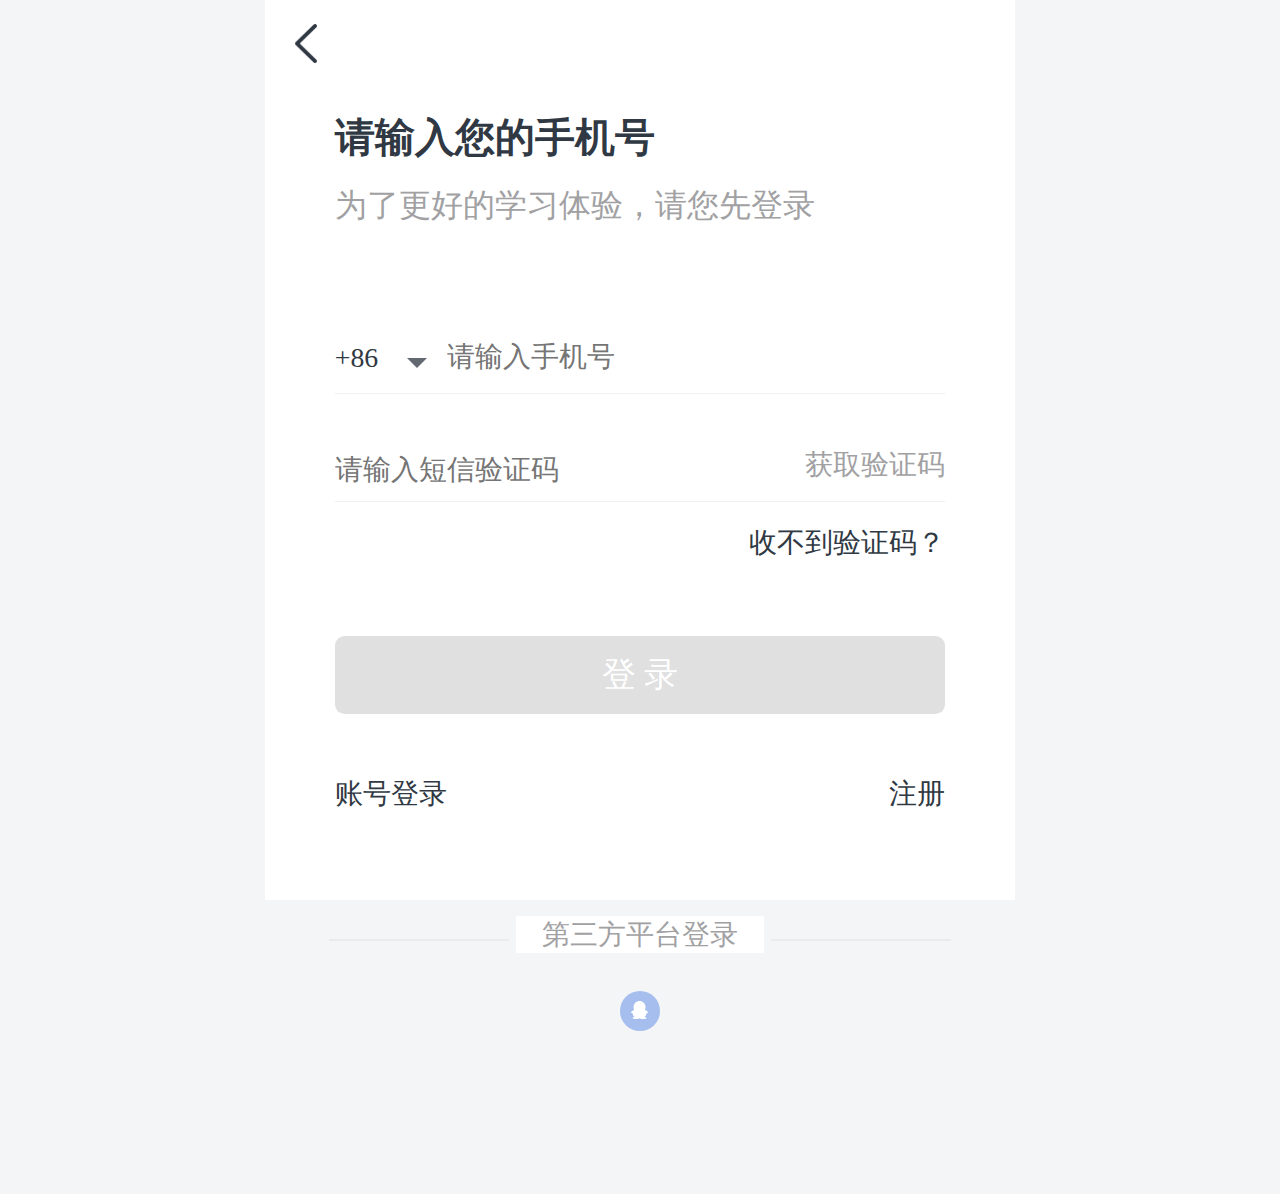
<file: login.html>
<!doctype html>
<html>
<head>
    <meta charset="UTF-8">
    <meta name="viewport" content="width=device-width,initial-scale=1,maximum-scale=1,user-scalable=no,user-scalable=0">
    <meta http-equiv="X-UA-Compatible" content="ie=edge">
    <meta http-equiv="Window-target" content="_top">
    <link rel="stylesheet" href="css/reset.css">
    <link rel="stylesheet" href="css/common.css">
    <link rel="stylesheet" href="css/login.css">
    <script type="text/javascript" src="assets/zepto.min.js"></script>
    <script type="text/javascript" src="assets/touch.js"></script>
    <script type="text/javascript" src="js/common.js"></script>
    <script type="text/javascript">
        (function (win) {
            var remCalc = {};
            var docEl = win.document.documentElement,
                tid;

            function refreshRem() {
                // 获取当前窗口的宽度
                var width = docEl.getBoundingClientRect().width;
                // 大于640px 按640算
                if (width > 750) {
                    width = 750
                }
                // 把窗口的宽度固定分为10份 也就是10rem
                // 按视觉稿640算  640/10=64px  那么1rem = 64px
                // 640视觉中 80px*80px的按钮 转换为rem  80/64 = 1.25rem
                // 按钮的宽高固定为  1.25rem * 1.25rem
                // 当窗口宽度缩放为 320px的时候
                // 那么 1rem = 32px
                // 原来 80px*80px的按钮现在变为 1.25rem * 32px = 40px
                // 按钮变为 40px * 40px
                // 其他宽度也类似
                //
                // cms做法也类似
                // 只是我们把窗口宽度固定分为 6.4份，即6.4rem
                // 所以 1rem = 100px
                // 640视觉中 80px*80px的按钮 转换为rem  80/100 = 0.8rem
                // ....其他也差不多
                //
                //
                // 对比
                // 其实也就是计算rem的问题 视觉稿量出来的值  除64 或 100的问题
                // 除100 总比 除64 好口算
                // 就算用sass写个 @function px2rem代替口算
                // .8rem 总比输入 px2rem(80)少几个字符
                //
                //
                var rem = width / 10;  // cms 只要把这行改成  var rem = width /640 * 100
                docEl.style.fontSize = rem + "px";
                remCalc.rem = rem;
                //误差、兼容性处理
                var actualSize = parseFloat(window.getComputedStyle(document.documentElement)["font-size"]);
                if (actualSize !== rem && actualSize > 0 && Math.abs(actualSize - rem) > 1) {
                    var remScaled = rem * rem / actualSize;
                    docEl.style.fontSize = remScaled + "px"
                }
            }

            //函数节流，避免频繁更新
            function dbcRefresh() {
                clearTimeout(tid);
                tid = setTimeout(refreshRem, 100)
            }

            //窗口更新动态改变font-size
            win.addEventListener("resize", function () {
                dbcRefresh()
            }, false);

            //页面显示的时候再计算一次   难道切换窗口之后再切换来窗口大小会变?....
            win.addEventListener("pageshow", function (e) {
                if (e.persisted) {
                    dbcRefresh()
                }
            }, false);
            refreshRem();
            remCalc.refreshRem = refreshRem;
            remCalc.rem2px = function (d) {
                var val = parseFloat(d) * this.rem;
                if (typeof d === "string" && d.match(/rem$/)) {
                    val += "px"
                }
                return val
            };
            remCalc.px2rem = function (d) {
                var val = parseFloat(d) / this.rem;
                if (typeof d === "string" && d.match(/px$/)) {
                    val += "rem"
                }
                return val
            };
            win.remCalc = remCalc
        })(window);

        // 考拉移动端全站使用rem的不是很多
        // 主要用100%布局 比如width、height、padding
        // 也有直接用px  字体大小使用px固定不变
        // 还有使用em的  基于font-size 定line-height
        // 全站元素使用 box-sizing: border-box
        // 多行省略号 text-overflow: ellipsis; -webkit-line-clamp: 2;
        // 非主要页面很多都是图片 影响seo 看得出很缺前端
        // 使用rem 最好文字都指定字体大小  不然会继承html的font-size
    </script>
    <title>凡亿课堂</title>
</head>
<body>
<div id="app">
    <div class="wapper">
        <div class="tz-header">
            <div class="header">
                <div class="content"><img
                        src="[data-uri]"
                        class="back">
                    <div class="title">登录</div>
                    <div>
                    </div>
                </div>
                <div class="line-bottom"></div>
            </div>
        </div>
        <div class="content">
            <div class="flex-grow">
                <div class="title">请输入您的手机号</div>
                <div class="tip">为了更好的学习体验，请您先登录</div>
                <div class="input-area">
                    <div class="" smstype="1">
                        <div class="inputwrapper phone">
                            <p> +86</p> <i class="triangle"></i>
                            <input type="number" placeholder="请输入手机号">
                            <div class="clear-icon" style="display: none;">
                                <img src="[data-uri]"
                                     alt=""></div>
                        </div>
                        <div class="inputwrapper code"><input type="number" placeholder="请输入短信验证码">
                            <span class="">获取验证码</span> <!---->
                            <div class="clear-icon" style="display: none;"><img
                                    src="[data-uri]"
                                    alt=""></div>
                        </div> <!---->
                        <div class="cantGetCode"><span>收不到验证码？</span></div>
                        <div class="mask" style="display: none;">
                            <div class="contentbox">
                                <div class="title">请您用以下方式联系我们的客服人员</div>
                                <div class="telbox">
                                    <div class="tips">电话联系</div>
                                    <a href="tel:0731-83072477"><img
                                            src="[data-uri]"
                                            class="icon">
                                        <span class="number">0731-83072477</span>
                                        <div class="right rf"><span class="calling">去拨打</span> <img
                                                src="[data-uri]"
                                                class="arrow">
                                        </div>
                                    </a>
                                </div>
                                <div class="qqbox">
                                    <div class="tips">QQ联系</div>
                                    <a href="http://wpa.qq.com/msgrd?v=3&amp;site=qq&amp;m&amp;uin=3520069320"
                                       class="qqbgcolor"><img
                                            src="[data-uri]"
                                            class="icon qqIcon">
                                        <span class="number">3520069320</span>
                                        <div class="right rf">
                                            <span class="calling">去咨询</span> <img
                                                src="[data-uri]"
                                                class="arrow">
                                        </div>
                                    </a>
                                </div>
                                <img src="[data-uri]"
                                     class="closebtn">
                            </div>
                        </div> <!----> <!---->
                    </div>
                </div>
                <div class="btn-login ">登 录</div>
                <div class="change-register"><span>账号登录</span> <label
                >注册</label></div>
            </div>
            <div class="other-login">
                <div class="re-other">
                    <span>第三方平台登录</span>
                    <div><i><img
                            src="[data-uri]"></i>
                        <!---->
                    </div>
                </div>
            </div>
        </div>
    </div> <!----> <!---->
</div>
<script>
    $(".header .content img").tap(function () {
        $(".van-toast").css("display", "-webkit-box");
        $(".van-overlay").css("display", "-webkit-box");
        window.history.back(-1);
        // self.location='index.html';
    })
    $(".phone").tap(function () {
        $(this).siblings().removeClass("activeborder");
        $(this).siblings().children(".clear-icon").css("display", "none");
        $(this).addClass("activeborder");
        $(this).children(".clear-icon").css("display", "block")
    })
    $(".code").tap(function () {
        $(this).siblings().removeClass("activeborder");
        $(this).siblings().children(".clear-icon").css("display", "none");
        $(this).addClass("activeborder");
        $(this).children(".clear-icon").css("display", "block")
    })
    // $(".phone .clear-icon").tap(function () {
    //     $(".phone").removeClass("activeborder");
    //     $(".phone").children(".clear-icon").css("display", "none");
    //     // $(".phone").addClass("activeborder");
    //     // $(".phone").children(".clear-icon").css("display", "block")
    //     console.log("a");
    // })
</script>

<div class="van-toast van-toast--default van-toast--middle" style="z-index: 2003; display: none;width: 130px">
    <div class="van-loading van-loading--spinner van-loading--white" style="color: white;">
        <span class="van-loading__spinner van-loading__spinner--spinner">
            <i></i><i></i><i></i><i></i><i></i><i></i><i></i><i></i><i></i><i></i><i></i><i></i>
        </span>
    </div>
    <div class="van-toast__text">加载中</div>
</div>

<div class="van-overlay" style="z-index: 2000;display: none;"></div>
</body>
</html>
</file>
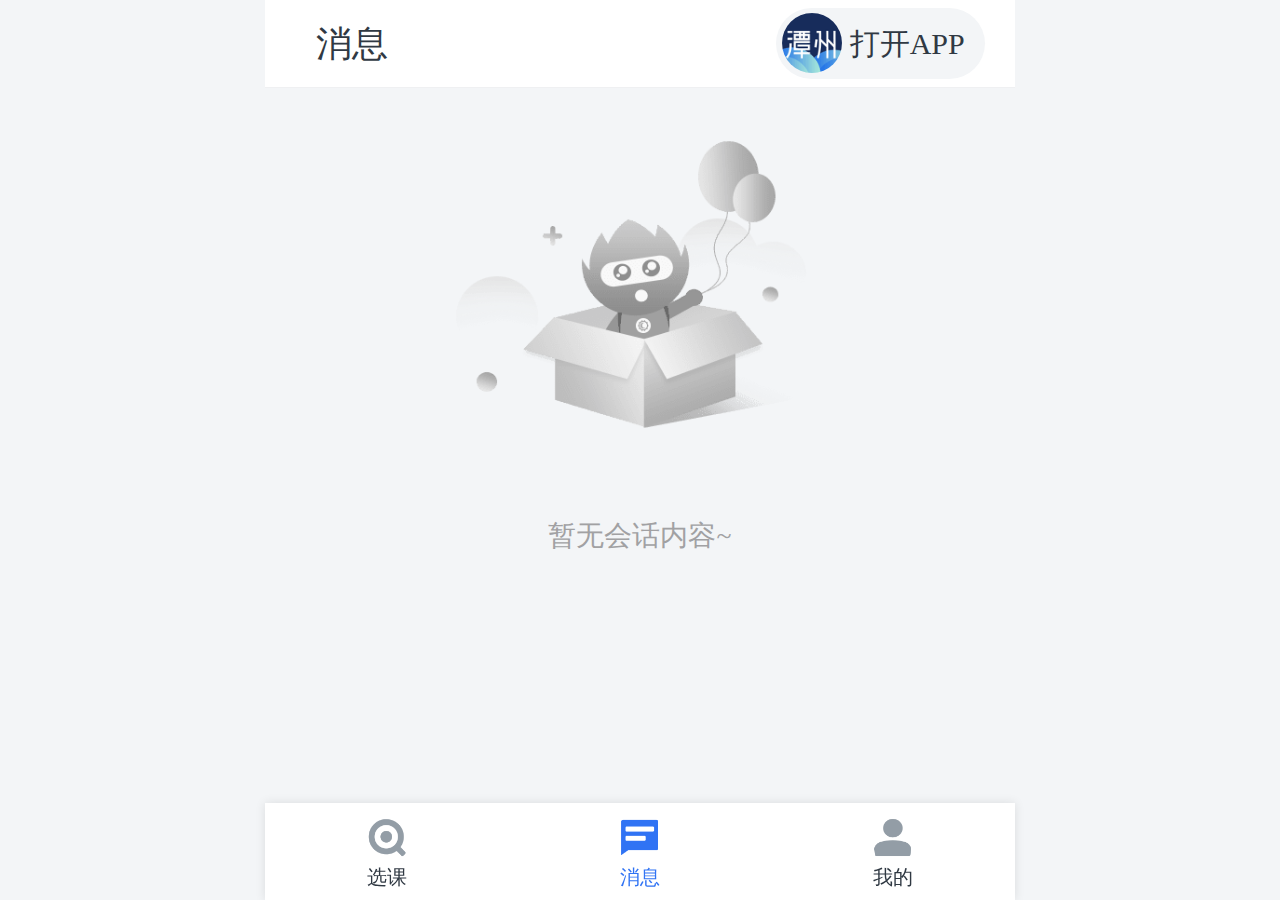
<file: message.html>
<!doctype html>
<html>
<head>
    <meta charset="UTF-8">
    <meta name="viewport" content="width=device-width,initial-scale=1,maximum-scale=1,user-scalable=no,user-scalable=0">
    <meta http-equiv="X-UA-Compatible" content="ie=edge">
    <meta http-equiv="Window-target" content="_top">
    <!--    <link rel="stylesheet" href="css/app.css">-->
    <link rel="stylesheet" href="css/reset.css">
    <link rel="stylesheet" href="css/common.css">
    <link rel="stylesheet" href="css/message.css">
    <script type="text/javascript" src="assets/zepto.min.js"></script>
    <script type="text/javascript" src="assets/touch.js"></script>
    <script type="text/javascript" src="js/common.js"></script>
    <!--    <link rel="stylesheet" href="css/index.css">-->
    <script type="text/javascript">
        (function (win) {
            var remCalc = {};
            var docEl = win.document.documentElement,
                tid;

            function refreshRem() {
                // 获取当前窗口的宽度
                var width = docEl.getBoundingClientRect().width;
                // 大于640px 按640算
                if (width > 750) {
                    width = 750
                }
                // 把窗口的宽度固定分为10份 也就是10rem
                // 按视觉稿640算  640/10=64px  那么1rem = 64px
                // 640视觉中 80px*80px的按钮 转换为rem  80/64 = 1.25rem
                // 按钮的宽高固定为  1.25rem * 1.25rem
                // 当窗口宽度缩放为 320px的时候
                // 那么 1rem = 32px
                // 原来 80px*80px的按钮现在变为 1.25rem * 32px = 40px
                // 按钮变为 40px * 40px
                // 其他宽度也类似
                //
                // cms做法也类似
                // 只是我们把窗口宽度固定分为 6.4份，即6.4rem
                // 所以 1rem = 100px
                // 640视觉中 80px*80px的按钮 转换为rem  80/100 = 0.8rem
                // ....其他也差不多
                //
                //
                // 对比
                // 其实也就是计算rem的问题 视觉稿量出来的值  除64 或 100的问题
                // 除100 总比 除64 好口算
                // 就算用sass写个 @function px2rem代替口算
                // .8rem 总比输入 px2rem(80)少几个字符
                //
                //
                var rem = width / 10;  // cms 只要把这行改成  var rem = width /640 * 100
                docEl.style.fontSize = rem + "px";
                remCalc.rem = rem;
                //误差、兼容性处理
                var actualSize = parseFloat(window.getComputedStyle(document.documentElement)["font-size"]);
                if (actualSize !== rem && actualSize > 0 && Math.abs(actualSize - rem) > 1) {
                    var remScaled = rem * rem / actualSize;
                    docEl.style.fontSize = remScaled + "px"
                }
            }

            //函数节流，避免频繁更新
            function dbcRefresh() {
                clearTimeout(tid);
                tid = setTimeout(refreshRem, 100)
            }

            //窗口更新动态改变font-size
            win.addEventListener("resize", function () {
                dbcRefresh()
            }, false);

            //页面显示的时候再计算一次   难道切换窗口之后再切换来窗口大小会变?....
            win.addEventListener("pageshow", function (e) {
                if (e.persisted) {
                    dbcRefresh()
                }
            }, false);
            refreshRem();
            remCalc.refreshRem = refreshRem;
            remCalc.rem2px = function (d) {
                var val = parseFloat(d) * this.rem;
                if (typeof d === "string" && d.match(/rem$/)) {
                    val += "px"
                }
                return val
            };
            remCalc.px2rem = function (d) {
                var val = parseFloat(d) / this.rem;
                if (typeof d === "string" && d.match(/px$/)) {
                    val += "rem"
                }
                return val
            };
            win.remCalc = remCalc
        })(window);

        // 考拉移动端全站使用rem的不是很多
        // 主要用100%布局 比如width、height、padding
        // 也有直接用px  字体大小使用px固定不变
        // 还有使用em的  基于font-size 定line-height
        // 全站元素使用 box-sizing: border-box
        // 多行省略号 text-overflow: ellipsis; -webkit-line-clamp: 2;
        // 非主要页面很多都是图片 影响seo 看得出很缺前端
        // 使用rem 最好文字都指定字体大小  不然会继承html的font-size
    </script>
    <title>凡亿课堂</title>
</head>
<body>
<div id="app">
    <div class="container pad-header pad-nav">
        <div style="">
            <div class="header">
                <div class="content">
                    <img src="[data-uri]"
                         class="back" style="display: none;">
                    <div class="title">消息</div>
                    <div >
                        <button class="open">
                            <img src="[data-uri]"
                                 alt="">
                            打开APP
                        </button>
                    </div>
                </div>
                <div class="line-bottom"></div>
            </div>
        </div>
        <div class="bottom">
            <div class="tz-empty">
                <img src="images/message.png" mode="widthFix">
                <p>暂无会话内容~</p>
            </div>
        </div>
    </div>

    <div class="tz-nav-bottom">
        <div><img
                src="[data-uri]">
            <p class="">选课</p></div>
        <div><img
                src="[data-uri]">
            <p class="activeColor">消息</p> <span class="unread" style="display: none;"><span>0</span> <i
                    style="display: none;">+</i></span></div> <!---->
        <div><img
                src="[data-uri]">
            <p class="">我的</p></div>
    </div>
</div>

<div class="van-toast van-toast--default van-toast--middle" style="z-index: 2003; display: none;width: 130px">
    <div class="van-loading van-loading--spinner van-loading--white" style="color: white;">
        <span class="van-loading__spinner van-loading__spinner--spinner">
            <i></i><i></i><i></i><i></i><i></i><i></i><i></i><i></i><i></i><i></i><i></i><i></i>
        </span>
    </div>
    <div class="van-toast__text">加载中</div>
</div>

<div class="van-overlay" style="z-index: 2000;display: none;"></div>

</body>
<script>
    //跳转消息
    $('.tz-nav-bottom > div:nth-child(1)').tap(function(){
        $(".van-toast").css("display","-webkit-box");
        $(".van-overlay").css("display","-webkit-box");
        self.location='index.html';
    })
    //跳转消息
    $('.tz-nav-bottom > div:nth-child(2)').tap(function(){
        $(".van-toast").css("display","-webkit-box");
        $(".van-overlay").css("display","-webkit-box");
        self.location='message.html';
    })
    //跳转个人中心
    $('.tz-nav-bottom > div:nth-child(3)').tap(function(){
        $(".van-toast").css("display","-webkit-box");
        $(".van-overlay").css("display","-webkit-box");
        // console.log("a")
        self.location='login.html';
    })
</script>
</html>
</file>
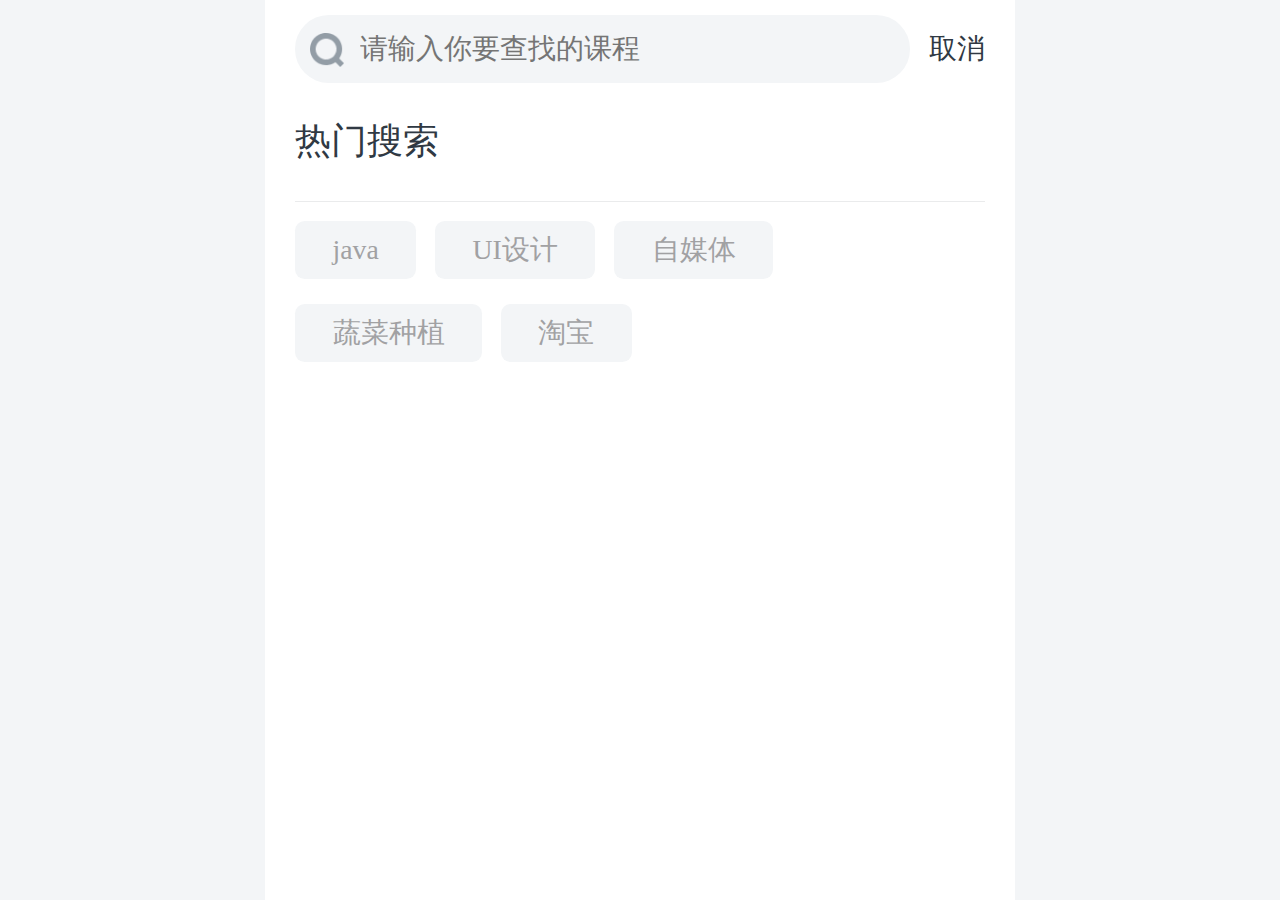
<file: search.html>
<!doctype html>
<html>
<head>
    <meta charset="UTF-8">
    <meta name="viewport" content="width=device-width,initial-scale=1,maximum-scale=1,user-scalable=no,user-scalable=0">
    <meta http-equiv="X-UA-Compatible" content="ie=edge">
    <meta http-equiv="Window-target" content="_top">
    <!--    <link rel="stylesheet" href="css/app.css">-->
    <link rel="stylesheet" href="css/reset.css">
    <link rel="stylesheet" href="css/search.css">
<!--    <link rel="stylesheet" href="css/index.css">-->
    <script type="text/javascript" src="assets/zepto.min.js"></script>
    <script type="text/javascript" src="assets/touch.js"></script>
    <script type="text/javascript" src="js/common.js"></script>
    <script type="text/javascript">
        (function (win) {
            var remCalc = {};
            var docEl = win.document.documentElement,
                tid;

            function refreshRem() {
                // 获取当前窗口的宽度
                var width = docEl.getBoundingClientRect().width;
                // 大于640px 按640算
                if (width > 750) {
                    width = 750
                }
                // 把窗口的宽度固定分为10份 也就是10rem
                // 按视觉稿640算  640/10=64px  那么1rem = 64px
                // 640视觉中 80px*80px的按钮 转换为rem  80/64 = 1.25rem
                // 按钮的宽高固定为  1.25rem * 1.25rem
                // 当窗口宽度缩放为 320px的时候
                // 那么 1rem = 32px
                // 原来 80px*80px的按钮现在变为 1.25rem * 32px = 40px
                // 按钮变为 40px * 40px
                // 其他宽度也类似
                //
                // cms做法也类似
                // 只是我们把窗口宽度固定分为 6.4份，即6.4rem
                // 所以 1rem = 100px
                // 640视觉中 80px*80px的按钮 转换为rem  80/100 = 0.8rem
                // ....其他也差不多
                //
                //
                // 对比
                // 其实也就是计算rem的问题 视觉稿量出来的值  除64 或 100的问题
                // 除100 总比 除64 好口算
                // 就算用sass写个 @function px2rem代替口算
                // .8rem 总比输入 px2rem(80)少几个字符
                //
                //
                var rem = width / 10;  // cms 只要把这行改成  var rem = width /640 * 100
                docEl.style.fontSize = rem + "px";
                remCalc.rem = rem;
                //误差、兼容性处理
                var actualSize = parseFloat(window.getComputedStyle(document.documentElement)["font-size"]);
                if (actualSize !== rem && actualSize > 0 && Math.abs(actualSize - rem) > 1) {
                    var remScaled = rem * rem / actualSize;
                    docEl.style.fontSize = remScaled + "px"
                }
            }

            //函数节流，避免频繁更新
            function dbcRefresh() {
                clearTimeout(tid);
                tid = setTimeout(refreshRem, 100)
            }

            //窗口更新动态改变font-size
            win.addEventListener("resize", function () {
                dbcRefresh()
            }, false);

            //页面显示的时候再计算一次   难道切换窗口之后再切换来窗口大小会变?....
            win.addEventListener("pageshow", function (e) {
                if (e.persisted) {
                    dbcRefresh()
                }
            }, false);
            refreshRem();
            remCalc.refreshRem = refreshRem;
            remCalc.rem2px = function (d) {
                var val = parseFloat(d) * this.rem;
                if (typeof d === "string" && d.match(/rem$/)) {
                    val += "px"
                }
                return val
            };
            remCalc.px2rem = function (d) {
                var val = parseFloat(d) / this.rem;
                if (typeof d === "string" && d.match(/px$/)) {
                    val += "rem"
                }
                return val
            };
            win.remCalc = remCalc
        })(window);

        // 考拉移动端全站使用rem的不是很多
        // 主要用100%布局 比如width、height、padding
        // 也有直接用px  字体大小使用px固定不变
        // 还有使用em的  基于font-size 定line-height
        // 全站元素使用 box-sizing: border-box
        // 多行省略号 text-overflow: ellipsis; -webkit-line-clamp: 2;
        // 非主要页面很多都是图片 影响seo 看得出很缺前端
        // 使用rem 最好文字都指定字体大小  不然会继承html的font-size
    </script>
    <title>凡亿课堂</title>
</head>
<body>
<div id="app">
    <div  class="container-wapper">
        <div  class="content">
            <div  class="search-top">
                <div  class="input-wapper">
                    <div >
                        <img    src="[data-uri]">
                    </div>
                    <div>
                        <input  placeholder="请输入你要查找的课程" confirm-type="search" type="text">
                    </div>
                    <div style="display: none;">
                        <img src="[data-uri]">
                    </div>
                </div>
                <div  class="btn-cancel">取消</div>
            </div>

            <div  class="history-wapper" style="display: none;">
                <div  class="result-title">
                    <span >搜索历史</span>
                    <img src="[data-uri]">
                </div>
                <div  class="result"></div>
            </div>

            <div  class="history-wapper">
                <div  class="result-title">
                    <span >热门搜索</span>
                </div>
                <div  class="result">
                    <span >java</span><span>UI设计</span><span >自媒体</span><span>蔬菜种植</span><span >淘宝</span>
                </div>
            </div>

        </div>

        <div  class="search-list" style="display: none;">
            <ul ></ul>
        </div>

    </div> <!----> <!---->

</div>
<script>
    $(".btn-cancel").tap(function () {
        window.history.back(-1);
    })
    // $(".search").onchange(function () {
    //     $(".history-wapper").css("display","none");
    // })
    // function textT() {
    //     if($(".search").val() !== ""){
    //         $(".history-wapper:nth-child(2)").css("display","none");
    //     }else {
    //         $(".history-wapper:nth-child(2)").css("display","block");
    //     }
    // }
    // textT();
    // $(".input-wapper input").change(function () {
    //     $(".history-wapper").hide();
    // })
    $('.input-wapper input').on('input', function(e) {
        //实时监听手机号码输入框变化
        if($('.input-wapper input').val()) {
            //输入框内容不为空

            $(".input-wapper div:nth-child(3)").show();
            $(".history-wapper").show();
            $(".content .history-wapper:last-child").hide();
        }else{
            //输入框内容为空
            $(".input-wapper div:nth-child(3)").hide();
            $(".history-wapper").hide();
            $(".content .history-wapper:last-child").show();
        }
    })
    $(".content .input-wapper:first-child div:last-child").tap(function () {
        $(".input-wapper div:nth-child(3)").hide();
        $(".history-wapper").hide();
        $(".content .history-wapper:last-child").show();
        $('.input-wapper input').val("")
    })

</script>
</body>
</html>
</file>
<file: css/common.css>
#app {
    max-width: 10rem;
    height: 100%;
    margin: 0 auto;
}
.ell {
    white-space: nowrap;
    overflow: hidden;
    text-overflow: ellipsis;
    display: block;
    width: 100%;
}
.clearfix:after, .clearfix:before {
    content: "";
    height: 0;
    line-height: 0;
    display: block;
    visibility: hidden;
    clear: both;
}
/*正在加载*/
.bottom {
    font-size: .37rem;
    color: #a1a1a3;
    text-align: center;
    line-height: 1.45rem;
    padding: 0 .33rem;
    background: #f3f5f7;
}
.bottom>.loading>img {
    width: .81rem;
    height: .8rem;
    vertical-align: middle;
}
/*正在加载*/
/*返回顶部*/
.to-top {
    display: block;
    position: fixed;
    bottom: 2rem;
    right: .26rem;
    width: 1.31rem;
    height: 1.31rem;
    z-index: 30;
}
.to-top img{
    width: 100%;
    height: 100%;
}
/*返回顶部*/
/*导航*/
.tz-nav-bottom {
    position: fixed;
    bottom: 0;
    font-size: .27rem;
    width: 10rem;
    height: 1.29rem;
    display: -webkit-box;
    display: -ms-flexbox;
    display: flex;
    padding: 0 1.33rem;
    -webkit-box-pack: justify;
    -ms-flex-pack: justify;
    justify-content: space-between;
    background: #fff;
    -webkit-box-shadow: 0 0 0.13rem rgba(0,0,0,.1);
    box-shadow: 0 0 0.13rem rgba(0,0,0,.1);
    /*margin: 0 auto;*/
}
.tz-nav-bottom>div {
    position: relative;
    line-height: .48rem;
    text-align: center;
}
.tz-nav-bottom>div>img {
    width: .59rem;
    height: .59rem;
    margin-top: .15rem;
}
.activeColor {
    color: #3073f4;
}
.tz-nav-bottom>div>.unread {
    top: 2px;
    right: 0;
    -webkit-transform: translate(50%);
    transform: translate(50%);
}
.unread {
    position: absolute;
    font-size: .37rem;
    min-width: .48rem;
    color: #fff;
    height: .48rem;
    text-align: center;
    line-height: .48rem;
    display: -webkit-box;
    display: -ms-flexbox;
    display: flex;
    -webkit-box-pack: center;
    -ms-flex-pack: center;
    justify-content: center;
    -webkit-box-align: center;
    -ms-flex-align: center;
    align-items: center;
    padding: 0 .1rem;
    background: #f22e29;
    border-radius: .48rem;
    white-space: nowrap;
}
.unread>i {
    font-size: .21rem;
    margin-top: -.2rem;
}
/*导航*/

/*视频项目*/
.course {
    width: 4.4rem;
    display: inline-block;
    margin-left: .4rem;
}
.course:nth-of-type(n+3) {
    margin-top: .54rem;
}
.course>.cover {
    position: relative;
    height: 2.64rem;
    border-radius: .13rem;
}
.course>.cover img {
    width: 100%;
    height: 100%;
    border-radius: inherit;
    pointer-events: none;
}
.course>.cover>.status {
    position: absolute;
    right: .11rem;
    bottom: .11rem;
    font-size: .27rem;
    color: #fff;
    line-height: .48rem;
    padding: 0 .2rem;
    background: rgba(0,0,0,.8);
    border-radius: .05rem;
}
.course>.cover>.status>.live {
    width: .23rem;
    height: .27rem;
    vertical-align: top;
    margin: .1rem .1rem 0 0;
}
.course>.cover>.status.video {
    padding: 0 .11rem;
    background: #3073f4;
    border-radius: .07rem;
}

.course>.detail {
    display: -webkit-box;
    display: -ms-flexbox;
    display: flex;
    -webkit-box-orient: vertical;
    -webkit-box-direction: normal;
    -ms-flex-direction: column;
    flex-direction: column;
    -webkit-box-pack: justify;
    -ms-flex-pack: justify;
    justify-content: space-between;
    margin-top: .2rem;
}
.course>.detail>.title{
    width: 100%;
    line-height: .53rem;
    margin-bottom: .07rem;
    /*可去除*/
    font-size: .37rem;
}

.van-toast--default {
    width: 130px;
    min-height: 130px;
}
.van-toast--default {
    width: 90px;
    padding: 15px;
    min-height: 90px;
}
.van-toast {
    position: fixed;
    top: 50%;
    left: 50%;
    display: -webkit-box;
    display: -ms-flexbox;
    display: flex;
    color: #fff;
    max-width: 70%;
    border-radius: 4px;
    word-break: break-all;
    -webkit-box-align: center;
    -ms-flex-align: center;
    align-items: center;
    -webkit-box-orient: vertical;
    -webkit-box-direction: normal;
    -ms-flex-direction: column;
    flex-direction: column;
    -webkit-box-pack: center;
    -ms-flex-pack: center;
    justify-content: center;
    -webkit-box-sizing: content-box;
    box-sizing: content-box;
    -webkit-transform: translate3d(-50%,-50%,0);
    transform: translate3d(-50%,-50%,0);
    background-color: rgba(50,50,51,.88);
    width: -webkit-fit-content;
    width: -moz-fit-content;
    width: fit-content;
}
.van-notify, .van-toast {
    font-size: 14px;
    line-height: 20px;
    white-space: pre-wrap;
}
.van-toast--default .van-loading {
    margin: 10px 0;
}
.van-loading {
    width: 30px;
    height: 30px;
    z-index: 0;
    font-size: 0;
    line-height: 0;
    position: relative;
    vertical-align: middle;
}
.van-loading__spinner--spinner {
    -webkit-animation-timing-function: steps(12);
    animation-timing-function: steps(12);
}
.van-loading__spinner {
    z-index: -1;
    width: 100%;
    height: 100%;
    position: relative;
    display: inline-block;
    -webkit-box-sizing: border-box;
    box-sizing: border-box;
    -webkit-animation: van-rotate .8s linear infinite;
    animation: van-rotate .8s linear infinite;
}
.van-loading__spinner--spinner i:first-of-type {
    opacity: 1;
    -webkit-transform: rotate(30deg);
    transform: rotate(30deg);
}
.van-loading__spinner--spinner i:nth-of-type(2) {
    opacity: .9375;
    -webkit-transform: rotate(60deg);
    transform: rotate(60deg);
}
.van-loading__spinner--spinner i:nth-of-type(3) {
    opacity: .875;
    -webkit-transform: rotate(90deg);
    transform: rotate(90deg);
}
.van-loading__spinner--spinner i:nth-of-type(4) {
    opacity: .8125;
    -webkit-transform: rotate(120deg);
    transform: rotate(120deg);
}
.van-loading__spinner--spinner i:nth-of-type(5) {
    opacity: .75;
    -webkit-transform: rotate(150deg);
    transform: rotate(150deg);
}
.van-loading__spinner--spinner i:nth-of-type(6) {
    opacity: .6875;
    -webkit-transform: rotate(180deg);
    transform: rotate(180deg);
}
.van-loading__spinner--spinner i:nth-of-type(7) {
    opacity: .625;
    -webkit-transform: rotate(210deg);
    transform: rotate(210deg);
}
.van-loading__spinner--spinner i:nth-of-type(8) {
    opacity: .5625;
    -webkit-transform: rotate(240deg);
    transform: rotate(240deg);
}
.van-loading__spinner--spinner i:nth-of-type(9) {
    opacity: .5;
    -webkit-transform: rotate(270deg);
    transform: rotate(270deg);
}
.van-loading__spinner--spinner i:nth-of-type(10) {
    opacity: .4375;
    -webkit-transform: rotate(300deg);
    transform: rotate(300deg);
}
.van-loading__spinner--spinner i:nth-of-type(11) {
    opacity: .375;
    -webkit-transform: rotate(330deg);
    transform: rotate(330deg);
}
.van-loading__spinner--spinner i:nth-of-type(12) {
    opacity: .3125;
    -webkit-transform: rotate(1turn);
    transform: rotate(1turn);
}
.van-loading__spinner--spinner i:before {
    width: 2px;
    height: 25%;
    content: " ";
    display: block;
    margin: 0 auto;
    border-radius: 40%;
    background-color: currentColor;
}

.van-circle svg, .van-loading__spinner--spinner i {
    top: 0;
    left: 0;
    width: 100%;
    height: 100%;
    position: absolute;
}
.van-loading__spinner--spinner i {
    top: 0;
    left: 0;
    width: 100%;
    height: 100%;
    position: absolute;
}
.van-toast--default .van-toast__text {
    padding-top: 5px;
}

.van-overlay {
    background: rgba(0,0,0,.4);
}
.van-overlay {
    position: fixed;
    top: 0;
    left: 0;
    width: 100%;
    height: 100%;
    background-color: rgba(0,0,0,.7);
}
</file>
<file: css/login.css>
.wapper {
    height: 100%;
    width: 100%;
    background: #fff;
}
.tz-header {
    color: #fff;
}
.header {
    position: fixed;
    top: 0;
    width: 100%;
    max-width: 10rem;
    height: 1.16rem;
    z-index: 10;
}
.header>.content {
    height: 100%;
    display: -webkit-box;
    display: -ms-flexbox;
    display: flex;
    padding: 0 .4rem;
    -webkit-box-align: center;
    -ms-flex-align: center;
    align-items: center;
    background: #fff;
}
.header>.content>.back{
    width: .29rem;
    height: .53rem;
}
.header>.content>.title {
    font-size: .48rem;
    margin: 0 .28rem;
    padding: .035rem .29rem 0 0;
    -webkit-box-flex: 1;
    -ms-flex: 1;
    flex: 1;
    text-overflow: ellipsis;
    white-space: nowrap;
    line-height: 1.16rem;
    overflow: hidden;
}
.tz-header .line-bottom {
    display: none;
}
.line-bottom {
    width: 200%;
    height: 1px;
    background: #eaebec;
    -webkit-transform: scale(.5);
    transform: scale(.5);
    -webkit-transform-origin: left;
    transform-origin: left;
}
.wapper>.content {
    margin-left: .93rem;
    margin-right: .93rem;
    padding-top: 1.59rem;
    display: -webkit-box;
    display: -ms-flexbox;
    display: flex;
    -webkit-box-orient: vertical;
    -webkit-box-direction: normal;
    -ms-flex-direction: column;
    flex-direction: column;
}
.content>div.flex-grow {
    -webkit-box-flex: 1;
    -ms-flex: 1;
    flex: 1;
}
.content>div.flex-grow  .title {
    height: .53rem;
    line-height: .53rem;
    font-size: .53rem;
    font-weight: 700;
    color: #303943;
    margin-bottom: .4rem;
}
.content>div.flex-grow  .tip {
    line-height: .43rem;
    height: .43rem;
    font-size: .43rem;
    color: #a1a1a3;
}
.content div.input-area {
    margin-top: 1.36rem;
}
.inputwrapper {
    width: 100%;
    height: .94rem;
    border-bottom: .02rem solid #eef0f2;
    position: relative;
}
.phone>p {
    display: inline-block;
    text-align: left;
    font-size: .37rem;
    color: #303943;
    height: .94rem;
    position: absolute;
    top: .25rem;
}
.phone>i {
    width: 0;
    height: 0;
    border-width: .14rem;
    border-style: solid;
    display: inline-block;
    border-color: #636971 transparent transparent;
    margin-top: .31rem;
    margin-left: .16rem;
    position: absolute;
    top: .15rem;
    left: .8rem;
}
.phone>input {
    margin-left: 1.5rem;
    height: .9rem;
    line-height: .9rem;
}
.inputwrapper>input {
    width: 5rem;
    font-size: .37rem;
    color: #303943;
    font-family: PingFangSC-Regular,\\5FAE\8F6F\96C5\9ED1;
}
 .activeborder{
    border-bottom-color:  #3073f4;
}
.inputwrapper>div.clear-icon {
    position: absolute;
    width: .43rem;
    height: .43rem;
    z-index: 2;
    background: #fff;
    right: 0;
    top: .2rem;
}
.inputwrapper>div.clear-icon>img {
    width: 100%;
    height: 100%;
}
.code {
    margin-top: .5rem;
    display: -webkit-box;
    display: -ms-flexbox;
    display: flex;
    padding-top: .1rem;
}
.code>span {
    -webkit-box-flex: 1;
    -ms-flex: 1;
    flex: 1;
    text-align: right;
    padding-top: .1rem;
    font-size: .37rem;
    color: #a1a1a3;
}
.inputwrapper.code>div.clear-icon, .inputwrapper.image-code>div.clear-icon {
    right: 2.5rem;
}
.inputwrapper>div.clear-icon>img {
    width: 100%;
    height: 100%;
}
.cantGetCode {
    font-size: .37rem;
    color: #303943;
    text-align: right;
    margin-top: .3rem;
}
.mask {
    position: fixed;
    top: 0;
    bottom: 0;
    left: 0;
    right: 0;
    z-index: 1001;
    background: rgba(0,0,0,.5);
}
.mask .contentbox {
    position: absolute;
    padding: .33rem .5rem .53rem;
    top: 50%;
    left: 50%;
    margin-left: -3.41rem;
    margin-top: -3.77rem;
    width: 6.83rem;
    height: 7.53rem;
    background: #fff;
    border-radius: .2rem;
}
.contentbox .title {
    padding-bottom: .45rem;
    font-size: .48rem;
    font-family: PingFangSC-Medium;
    color: #303943;
    font-weight: Medium;
    border-bottom: .02rem solid #eef0f2;
}
.contentbox .tips {
    margin-top: .42rem;
    font-size: .37rem;
    font-family: PingFangSC-Regular;
    color: #a1a1a3;
}
.contentbox a {
    margin-top: .28rem;
    padding: 0 .15rem 0 .36rem;
    display: block;
    height: 1.05rem;
    line-height: 1.05rem;
    background: #596777;
    border-radius: .2rem;
    font-family: PingFangSC-Regular;
    color: #fff;
}
.contentbox .tips {
    margin-top: .42rem;
    font-size: .37rem;
    font-family: PingFangSC-Regular;
    color: #a1a1a3;
}
.contentbox .qqbgcolor {
    background-color: #548bf6;
}
.contentbox a .number {
    font-size: .41rem;
}
.rf {
    float: right;
}
.contentbox a .calling {
    margin-right: .09rem;
    font-size: .27rem;
}
.contentbox a .arrow {
    width: .17rem;
    height: .27rem;
    vertical-align: middle;
}
.contentbox .closebtn {
    position: absolute;
    top: 8.2rem;
    left: 50%;
    margin-left: -.37rem;
    width: .73rem;
    height: .73rem;
}
.btn-login {
    height: 1.04rem;
    line-height: 1.04rem;
    background: #e0e0e0;
    border-radius: .13rem;
    font-size: .45rem;
    color: #fff;
    text-align: center;
    margin-top: 1rem;
}
.change-register {
    height: .53rem;
    line-height: .53rem;
    font-size: .37rem;
    color: #303943;
    margin-top: .8rem;
}
.change-register>label {
    float: right;
}
.content>.other-login {
    height: 5.07rem;
    display: -webkit-box;
    display: -ms-flexbox;
    display: flex;
    -webkit-box-pack: center;
    -ms-flex-pack: center;
    justify-content: center;
    -webkit-box-align: Center;
    -ms-flex-align: Center;
    align-items: Center;
}
.re-other {
    border-top: 1px solid #eaebec;
    text-align: center;
}
.re-other>span {
    font-size: .37rem;
    color: #a1a1a3;
    bottom: .3rem;
    width: 3.3rem;
    background: #fff;
    display: inline-block;
    position: relative;
}
.re-other>span:after {
    right: -2.5rem;
}
.re-other>span:after, .re-other>span:before {
    content: "";
    display: block;
    width: 2.4rem;
    height: .03rem;
    background: #eaebec;
    position: absolute;
    top: .3rem;
}
.re-other>span:before {
    left: -2.5rem;
}
.re-other>div {
    margin-top: .2rem;
}
.re-other>div i {
    display: inline-block;
    width: 1.07rem;
    height: 1.07rem;
}
</file>
<file: css/app.css>
.van-loading__spinner--spinner i {
    top: 0;
    left: 0;
    width: 100%;
    height: 100%;
    position: absolute
}

.van-checkbox__label--disabled {
    color: #c8c9cc
}

.ints input::-webkit-input-placeholder {
    color: #a1a1a3;
    font-size: .37rem;
    -webkit-transform: translateY(.01rem);
    transform: translateY(.01rem)
}

.enroll-main {
    padding: 1.32rem .34rem 0 .3rem
}

.isMpMTop {
    padding-top: .5rem
}

.ints {
    border: 1px solid #d9dae3;
    height: 1.15rem;
    border-radius: .56rem;
    position: relative;
    padding-left: .6rem;
    overflow: hidden;
    margin-bottom: .4rem;
    display: -webkit-box;
    display: -ms-flexbox;
    display: flex;
    -webkit-box-pack: start;
    -ms-flex-pack: start;
    justify-content: flex-start
}

.ints>img {
    margin-top: .37rem;
    width: .27rem;
    height: .4rem
}

.ints input {
    height: 1.15rem;
    padding-left: .27rem;
    width: 5.6rem;
    font-size: .37rem
}

.ints .num {
    font-size: .37rem;
    color: #3073f4;
    margin-left: .12rem;
    margin-top: .36rem
}

.ints .MpNum {
    margin-top: .33rem
}

.ints s {
    position: absolute;
    right: .32rem;
    top: .37rem
}

.ints s,
.ints s>img {
    width: .37rem;
    height: .37rem
}

.yan i {
    width: .32rem;
    height: .37rem
}

.yan s {
    right: 3rem
}

.yan input {
    width: 4rem
}

.secondCode {
    position: absolute;
    right: .32rem;
    top: .27rem;
    background: #fff;
    padding: .11rem .19rem .1rem;
    text-align: center;
    border: 1px solid #0374ef;
    border-radius: .31rem;
    color: #0374ef;
    font-size: .27rem
}

.ints span.active {
    color: #a1a1a3;
    border: 1px solid #a1a1a3
}

.ints span.active1 {
    color: #43c052;
    border: 1px solid #43c052
}

.mi i {
    width: .35rem;
    height: .43rem
}

.name i {
    width: .35rem;
    height: .35rem
}

.app-main p.re-caution {
    position: fixed;
    height: 1.13rem;
    line-height: 1.13rem;
    text-align: center;
    color: #fff;
    background: rgba(0, 0, 0, .8);
    font-size: .4rem;
    width: 6.21rem;
    left: 50%;
    top: 50%;
    margin-left: -3.11rem;
    margin-top: -.56rem;
    border-radius: 5px
}

.people i {
    width: .32rem;
    height: .37rem
}

.re-public {
    width: 7.73rem;
    margin-left: -3.87rem;
    top: 10%
}

.re-public img {
    height: 3.13rem
}

.re-public .re-public-main {
    padding: .29013rem .42667rem .32427rem .67rem;
    font-size: .37rem
}

.re-public .re-public-main h4 {
    text-align: center;
    font-size: .4rem;
    color: #1f2328;
    padding: 0 .32rem;
    margin-bottom: .4rem
}

.app-main span.actives,
.re-tan span.actives {
    background: -webkit-linear-gradient(left, #3073f4, #70b6ff)
}

body,
html {
    font-family: PingFangSC-Regular, microsoft yahei;
    font-size: .37rem;
    width: 100%;
    height: 100%;
    color: #303943;
    -webkit-overflow-scrolling: touch;
    background: #f3f5f7
}

* {
    margin: 0;
    padding: 0
}

*,
button,
label,
view {
    -webkit-box-sizing: border-box;
    box-sizing: border-box
}

[hidden] {
    display: none !important
}

body::selection {
    color: #fff;
    background-color: #f0f0f0;
    text-shadow: none
}

button,
input,
select,
textarea {
    font-family: PingFangSC-Regular, microsoft yahei;
    font-size: .37rem;
    color: #303943;
    -webkit-appearance: none;
    outline: none;
    border: none;
    resize: none
}

button {
    display: inline-block;
    cursor: pointer;
    border-radius: 0
}

button[plain] {
    font-size: .37rem;
    border: none
}

button:after {
    border: none
}

img {
    vertical-align: top
}

::-webkit-input-placeholder {
    font-family: PingFangSC-Regular, microsoft yahei
}

::-webkit-scrollbar {
    width: 0;
    height: 0;
    background: #fff
}

cite,
em,
i {
    font-style: normal
}

a {
    outline: none
}

.lf {
    float: left
}

.rf {
    float: right
}

.none {
    display: none !important
}

.clearfix:after,
.clearfix:before {
    content: "";
    height: 0;
    line-height: 0;
    display: block;
    visibility: hidden;
    clear: both
}

p {
    word-break: break-all;
    word-wrap: break-word
}

.ell {
    white-space: nowrap;
    overflow: hidden;
    text-overflow: ellipsis;
    display: block;
    width: 100%
}

.pad-header {
    padding-top: 1.16rem
}

.line-bottom {
    width: 200%;
    height: 1px;
    background: #eaebec;
    -webkit-transform: scale(.5);
    transform: scale(.5);
    -webkit-transform-origin: left;
    transform-origin: left
}

.tz-nav-bottom {
    position: fixed;
    bottom: 0;
    font-size: .27rem;
    width: 10rem;
    height: 1.29rem;
    display: -webkit-box;
    display: -ms-flexbox;
    display: flex;
    padding: 0 1.33rem;
    -webkit-box-pack: justify;
    -ms-flex-pack: justify;
    justify-content: space-between;
    background: #fff;
    -webkit-box-shadow: 0 0 .13rem rgba(0, 0, 0, .1);
    box-shadow: 0 0 .13rem rgba(0, 0, 0, .1)
}

.tz-nav-bottom>div {
    position: relative;
    line-height: .48rem;
    text-align: center
}

.tz-nav-bottom>div>img {
    width: .59rem;
    height: .59rem;
    margin-top: .15rem
}

.tz-nav-bottom>div>.unread {
    top: 2px;
    right: 0;
    -webkit-transform: translate(50%);
    transform: translate(50%)
}

.tz-nav-bottom>div.active {
    color: #3073f4
}

.tz-empty {
    font-size: .37rem;
    width: 100%;
    height: 100%;
    color: #a1a1a3;
    text-align: center;
    -webkit-box-flex: 1;
    -ms-flex: 1;
    flex: 1;
    display: -webkit-box;
    display: -ms-flexbox;
    display: flex;
    -webkit-box-orient: vertical;
    -webkit-box-direction: normal;
    -ms-flex-direction: column;
    flex-direction: column;
    -webkit-box-pack: center;
    -ms-flex-pack: center;
    justify-content: center;
    -webkit-box-align: center;
    -ms-flex-align: center;
    align-items: center
}

.tz-empty>img {
    width: 56%;
    margin-top: -30%
}

.tz-empty>.buttons>button {
    color: #3073f4;
    line-height: .8rem;
    margin-top: .6rem;
    padding: 0 .36rem;
    background: transparent;
    border: 1px solid #3073f4;
    border-radius: .13rem
}

.tz-empty>.buttons>button:nth-child(n+2) {
    margin-left: .5rem
}

.backBtn {
    position: fixed;
    z-index: 100;
    right: .1rem;
    bottom: 3.3rem;
    width: 100%;
    height: 100%;
    width: 1.68rem;
    height: 1.68rem
}

.backBtn>img {
    width: 1.68rem;
    height: 1.68rem
}

.videoCatelog .content:last-child {
    border-bottom: 0
}

.protocolCheckbox>input {
    -webkit-appearance: checkbox
}

.problemDetail img {
    max-width: 100%
}

.tryLearn {
    display: inline-block;
    width: .64rem;
    height: .43rem;
    line-height: .45rem;
    margin-right: .06rem;
    font-size: .27rem;
    color: #35bf10;
    background: #d7f2cf;
    border-radius: .1rem;
    text-align: center
}

#app {
    max-width: 10rem;
    height: 100%;
    margin: 0 auto
}

.unread {
    position: absolute;
    font-size: .37rem;
    min-width: .48rem;
    color: #fff;
    height: .48rem;
    text-align: center;
    line-height: .48rem;
    display: -webkit-box;
    display: -ms-flexbox;
    display: flex;
    -webkit-box-pack: center;
    -ms-flex-pack: center;
    justify-content: center;
    -webkit-box-align: center;
    -ms-flex-align: center;
    align-items: center;
    padding: 0 .1rem;
    background: #f22e29;
    border-radius: .48rem;
    white-space: nowrap
}

.unread>i {
    font-size: .21rem;
    margin-top: -.2rem
}

.pause {
    position: absolute;
    top: 0;
    right: 0;
    left: 0;
    bottom: 0;
    font-size: .37rem;
    text-align: center;
    line-height: normal;
    -webkit-box-orient: vertical;
    -webkit-box-direction: normal;
    -ms-flex-direction: column;
    flex-direction: column;
    display: -webkit-box;
    display: -ms-flexbox;
    display: flex;
    -webkit-box-pack: center;
    -ms-flex-pack: center;
    justify-content: center;
    -webkit-box-align: center;
    -ms-flex-align: center;
    align-items: center;
    z-index: 2;
    background: rgba(0, 0, 0, .8);
    color: #fff
}

.pause .tip {
    color: #fff;
    margin-top: 32rpx
}

.pause .btn {
    width: 1.33rem;
    height: 1.33rem;
    text-align: center;
    background: hsla(0, 0%, 100%, .5);
    border-radius: 50%
}

.pause .btn cover-image,
.pause .btn img {
    width: .3rem;
    height: .53rem;
    display: inline-block;
    margin: .4rem 0 0 .08rem
}

.empty {
    width: 100%;
    height: 100%;
    display: -webkit-box;
    display: -ms-flexbox;
    display: flex;
    -webkit-box-orient: vertical;
    -webkit-box-direction: normal;
    -ms-flex-direction: column;
    flex-direction: column;
    -webkit-box-pack: center;
    -ms-flex-pack: center;
    justify-content: center;
    -webkit-box-align: center;
    -ms-flex-align: center;
    align-items: center;
    -webkit-box-sizing: border-box;
    box-sizing: border-box
}

.empty>img {
    width: 3.84rem;
    height: 3.45rem;
    margin-bottom: .69rem
}

.empty>p {
    color: #a1a1a3
}

#video>div {
    height: 100%
}

.activeColor {
    color: #3073f4
}

.shadow[data-v-ec4a0202] {
    width: 100%;
    height: 100%;
    position: fixed;
    background-color: rgba(14, 17, 21, .6);
    top: 0;
    z-index: 101
}

.code[data-v-ec4a0202] {
    width: 100%;
    position: fixed;
    bottom: 0;
    background: #fff;
    border-radius: .3rem .3rem 0 0;
    padding: .15rem .6rem;
    font-size: .32rem;
    z-index: 102
}

.code>p[data-v-ec4a0202] {
    border-radius: .2rem;
    margin: .2rem auto 0
}

.code>p:first-of-type>span[data-v-ec4a0202] {
    display: inline-block;
    float: right;
    border: 1px solid #eaebec;
    color: #a1a1a3;
    width: 1.44rem;
    height: .67rem;
    border-radius: .35rem;
    margin-top: 0;
    text-align: center;
    line-height: .67rem
}

.code>p[data-v-ec4a0202]:nth-of-type(2) {
    width: 90%;
    height: 1rem;
    line-height: 1rem;
    background: #f7f7f7;
    padding-left: .3rem
}

.code>p:nth-of-type(2)>img[data-v-ec4a0202] {
    width: .78rem;
    height: .74rem;
    margin-top: .15rem
}

.code>p[data-v-ec4a0202]:nth-of-type(3) {
    color: #a1a1a3;
    font-size: .37rem;
    text-align: center;
    padding: .3rem 0
}

.code>p:nth-of-type(3)>img[data-v-ec4a0202] {
    width: 4.5rem;
    height: 4.5rem;
    display: block;
    margin: 0 auto .3rem
}

@-webkit-keyframes van-slide-up-enter {
    0% {
        -webkit-transform: translate3d(0, 100%, 0);
        transform: translate3d(0, 100%, 0)
    }
}

@keyframes van-slide-up-enter {
    0% {
        -webkit-transform: translate3d(0, 100%, 0);
        transform: translate3d(0, 100%, 0)
    }
}

@-webkit-keyframes van-slide-up-leave {
    to {
        -webkit-transform: translate3d(0, 100%, 0);
        transform: translate3d(0, 100%, 0)
    }
}

@keyframes van-slide-up-leave {
    to {
        -webkit-transform: translate3d(0, 100%, 0);
        transform: translate3d(0, 100%, 0)
    }
}

@-webkit-keyframes van-slide-down-enter {
    0% {
        -webkit-transform: translate3d(0, -100%, 0);
        transform: translate3d(0, -100%, 0)
    }
}

@keyframes van-slide-down-enter {
    0% {
        -webkit-transform: translate3d(0, -100%, 0);
        transform: translate3d(0, -100%, 0)
    }
}

@-webkit-keyframes van-slide-down-leave {
    to {
        -webkit-transform: translate3d(0, -100%, 0);
        transform: translate3d(0, -100%, 0)
    }
}

@keyframes van-slide-down-leave {
    to {
        -webkit-transform: translate3d(0, -100%, 0);
        transform: translate3d(0, -100%, 0)
    }
}

@-webkit-keyframes van-slide-left-enter {
    0% {
        -webkit-transform: translate3d(-100%, 0, 0);
        transform: translate3d(-100%, 0, 0)
    }
}

@keyframes van-slide-left-enter {
    0% {
        -webkit-transform: translate3d(-100%, 0, 0);
        transform: translate3d(-100%, 0, 0)
    }
}

@-webkit-keyframes van-slide-left-leave {
    to {
        -webkit-transform: translate3d(-100%, 0, 0);
        transform: translate3d(-100%, 0, 0)
    }
}

@keyframes van-slide-left-leave {
    to {
        -webkit-transform: translate3d(-100%, 0, 0);
        transform: translate3d(-100%, 0, 0)
    }
}

@-webkit-keyframes van-slide-right-enter {
    0% {
        -webkit-transform: translate3d(100%, 0, 0);
        transform: translate3d(100%, 0, 0)
    }
}

@keyframes van-slide-right-enter {
    0% {
        -webkit-transform: translate3d(100%, 0, 0);
        transform: translate3d(100%, 0, 0)
    }
}

@-webkit-keyframes van-slide-right-leave {
    to {
        -webkit-transform: translate3d(100%, 0, 0);
        transform: translate3d(100%, 0, 0)
    }
}

@keyframes van-slide-right-leave {
    to {
        -webkit-transform: translate3d(100%, 0, 0);
        transform: translate3d(100%, 0, 0)
    }
}

@-webkit-keyframes van-fade-in {
    0% {
        opacity: 0
    }

    to {
        opacity: 1
    }
}

@keyframes van-fade-in {
    0% {
        opacity: 0
    }

    to {
        opacity: 1
    }
}

@-webkit-keyframes van-fade-out {
    0% {
        opacity: 1
    }

    to {
        opacity: 0
    }
}

@keyframes van-fade-out {
    0% {
        opacity: 1
    }

    to {
        opacity: 0
    }
}

@-webkit-keyframes van-rotate {
    0% {
        -webkit-transform: rotate(0deg);
        transform: rotate(0deg)
    }

    to {
        -webkit-transform: rotate(1turn);
        transform: rotate(1turn)
    }
}

@keyframes van-rotate {
    0% {
        -webkit-transform: rotate(0deg);
        transform: rotate(0deg)
    }

    to {
        -webkit-transform: rotate(1turn);
        transform: rotate(1turn)
    }
}

@-webkit-keyframes van-circular {
    0% {
        stroke-dasharray: 1, 200;
        stroke-dashoffset: 0
    }

    50% {
        stroke-dasharray: 90, 150;
        stroke-dashoffset: -40
    }

    to {
        stroke-dasharray: 90, 150;
        stroke-dashoffset: -120
    }
}

@keyframes van-circular {
    0% {
        stroke-dasharray: 1, 200;
        stroke-dashoffset: 0
    }

    50% {
        stroke-dasharray: 90, 150;
        stroke-dashoffset: -40
    }

    to {
        stroke-dasharray: 90, 150;
        stroke-dashoffset: -120
    }
}

@-webkit-keyframes van-notice-bar-play {
    to {
        -webkit-transform: translate3d(-100%, 0, 0);
        transform: translate3d(-100%, 0, 0)
    }
}

@keyframes van-notice-bar-play {
    to {
        -webkit-transform: translate3d(-100%, 0, 0);
        transform: translate3d(-100%, 0, 0)
    }
}

@-webkit-keyframes van-notice-bar-play-infinite {
    to {
        -webkit-transform: translate3d(-100%, 0, 0);
        transform: translate3d(-100%, 0, 0)
    }
}

@keyframes van-notice-bar-play-infinite {
    to {
        -webkit-transform: translate3d(-100%, 0, 0);
        transform: translate3d(-100%, 0, 0)
    }
}

html {
    -webkit-tap-highlight-color: transparent
}

body {
    margin: 0
}

a {
    text-decoration: none
}

a:focus,
button:focus,
input:focus,
textarea:focus {
    outline: 0
}

ol,
ul {
    margin: 0;
    padding: 0;
    list-style: none
}

button,
input,
textarea {
    font: inherit;
    color: inherit
}

.van-ellipsis {
    overflow: hidden;
    white-space: nowrap;
    text-overflow: ellipsis
}

.van-clearfix:after {
    content: "";
    display: table;
    clear: both
}

[class*=van-hairline] {
    position: relative
}

[class*=van-hairline]:after {
    content: " ";
    position: absolute;
    pointer-events: none;
    -webkit-box-sizing: border-box;
    box-sizing: border-box;
    top: -50%;
    left: -50%;
    right: -50%;
    bottom: -50%;
    -webkit-transform: scale(.5);
    transform: scale(.5);
    border: 0 solid #ebedf0
}

.van-hairline--top:after {
    border-top-width: 1px
}

.van-hairline--left:after {
    border-left-width: 1px
}

.van-hairline--right:after {
    border-right-width: 1px
}

.van-hairline--bottom:after {
    border-bottom-width: 1px
}

.van-hairline--top-bottom:after {
    border-width: 1px 0
}

.van-hairline--surround:after {
    border-width: 1px
}

.van-fade-enter-active {
    -webkit-animation: .3s van-fade-in;
    animation: .3s van-fade-in
}

.van-fade-leave-active {
    -webkit-animation: .3s van-fade-out;
    animation: .3s van-fade-out
}

.van-slide-up-enter-active {
    -webkit-animation: van-slide-up-enter .3s both ease;
    animation: van-slide-up-enter .3s both ease
}

.van-slide-up-leave-active {
    -webkit-animation: van-slide-up-leave .3s both ease;
    animation: van-slide-up-leave .3s both ease
}

.van-slide-down-enter-active {
    -webkit-animation: van-slide-down-enter .3s both ease;
    animation: van-slide-down-enter .3s both ease
}

.van-slide-down-leave-active {
    -webkit-animation: van-slide-down-leave .3s both ease;
    animation: van-slide-down-leave .3s both ease
}

.van-slide-left-enter-active {
    -webkit-animation: van-slide-left-enter .3s both ease;
    animation: van-slide-left-enter .3s both ease
}

.van-slide-left-leave-active {
    -webkit-animation: van-slide-left-leave .3s both ease;
    animation: van-slide-left-leave .3s both ease
}

.van-slide-right-enter-active {
    -webkit-animation: van-slide-right-enter .3s both ease;
    animation: van-slide-right-enter .3s both ease
}

.van-slide-right-leave-active {
    -webkit-animation: van-slide-right-leave .3s both ease;
    animation: van-slide-right-leave .3s both ease
}

.van-info {
    position: absolute;
    right: 0;
    top: -8px;
    color: #fff;
    font-size: 12px;
    font-weight: 500;
    font-family: PingFang SC, Helvetica Neue, Arial, sans-serif;
    text-align: center;
    -webkit-box-sizing: border-box;
    box-sizing: border-box;
    padding: 0 3px;
    min-width: 16px;
    line-height: 14px;
    border: 1px solid #fff;
    border-radius: 16px;
    background-color: #f44;
    -webkit-transform: translateX(50%);
    transform: translateX(50%);
    -webkit-transform-origin: 100%;
    transform-origin: 100%
}

@font-face {
    font-style: normal;
    font-weight: 400;
    font-family: vant-icon;
    src: url(https://img.yzcdn.cn/vant/vant-icon-c13a1e.woff2) format("woff2"), url(https://img.yzcdn.cn/vant/vant-icon-c13a1e.woff) format("woff"), url(https://img.yzcdn.cn/vant/vant-icon-c13a1e.ttf) format("truetype")
}

.van-icon {
    position: relative;
    font: 14px/1 vant-icon;
    font-size: inherit;
    text-rendering: auto;
    -webkit-font-smoothing: antialiased
}

.van-icon,
.van-icon:before {
    display: inline-block
}

.van-icon-add-o:before {
    content: "\F000"
}

.van-icon-add-square:before {
    content: "\F001"
}

.van-icon-add:before {
    content: "\F002"
}

.van-icon-after-sale:before {
    content: "\F003"
}

.van-icon-aim:before {
    content: "\F004"
}

.van-icon-alipay:before {
    content: "\F005"
}

.van-icon-apps-o:before {
    content: "\F006"
}

.van-icon-arrow-down:before {
    content: "\F007"
}

.van-icon-arrow-left:before {
    content: "\F008"
}

.van-icon-arrow-up:before {
    content: "\F009"
}

.van-icon-arrow:before {
    content: "\F00A"
}

.van-icon-ascending:before {
    content: "\F00B"
}

.van-icon-audio:before {
    content: "\F00C"
}

.van-icon-award-o:before {
    content: "\F00D"
}

.van-icon-award:before {
    content: "\F00E"
}

.van-icon-bag-o:before {
    content: "\F00F"
}

.van-icon-bag:before {
    content: "\F010"
}

.van-icon-balance-list-o:before {
    content: "\F011"
}

.van-icon-balance-list:before {
    content: "\F012"
}

.van-icon-balance-o:before {
    content: "\F013"
}

.van-icon-balance-pay:before {
    content: "\F014"
}

.van-icon-bar-chart-o:before {
    content: "\F015"
}

.van-icon-bars:before {
    content: "\F016"
}

.van-icon-bell:before {
    content: "\F017"
}

.van-icon-bill-o:before {
    content: "\F018"
}

.van-icon-bill:before {
    content: "\F019"
}

.van-icon-birthday-cake-o:before {
    content: "\F01A"
}

.van-icon-bookmark-o:before {
    content: "\F01B"
}

.van-icon-bookmark:before {
    content: "\F01C"
}

.van-icon-browsing-history-o:before {
    content: "\F01D"
}

.van-icon-browsing-history:before {
    content: "\F01E"
}

.van-icon-brush-o:before {
    content: "\F01F"
}

.van-icon-bulb-o:before {
    content: "\F020"
}

.van-icon-bullhorn-o:before {
    content: "\F021"
}

.van-icon-calender-o:before {
    content: "\F022"
}

.van-icon-card:before {
    content: "\F023"
}

.van-icon-cart-circle-o:before {
    content: "\F024"
}

.van-icon-cart-circle:before {
    content: "\F025"
}

.van-icon-cart-o:before {
    content: "\F026"
}

.van-icon-cart:before {
    content: "\F027"
}

.van-icon-cash-back-record:before {
    content: "\F028"
}

.van-icon-cash-on-deliver:before {
    content: "\F029"
}

.van-icon-cashier-o:before {
    content: "\F02A"
}

.van-icon-certificate:before {
    content: "\F02B"
}

.van-icon-chart-trending-o:before {
    content: "\F02C"
}

.van-icon-chat-o:before {
    content: "\F02D"
}

.van-icon-chat:before {
    content: "\F02E"
}

.van-icon-checked:before {
    content: "\F02F"
}

.van-icon-circle:before {
    content: "\F030"
}

.van-icon-clear:before {
    content: "\F031"
}

.van-icon-clock-o:before {
    content: "\F032"
}

.van-icon-clock:before {
    content: "\F033"
}

.van-icon-close:before {
    content: "\F034"
}

.van-icon-closed-eye:before {
    content: "\F035"
}

.van-icon-cluster-o:before {
    content: "\F036"
}

.van-icon-cluster:before {
    content: "\F037"
}

.van-icon-column:before {
    content: "\F038"
}

.van-icon-comment-circle-o:before {
    content: "\F039"
}

.van-icon-comment-o:before {
    content: "\F03A"
}

.van-icon-comment:before {
    content: "\F03B"
}

.van-icon-completed:before {
    content: "\F03C"
}

.van-icon-contact:before {
    content: "\F03D"
}

.van-icon-coupon-o:before {
    content: "\F03E"
}

.van-icon-coupon:before {
    content: "\F03F"
}

.van-icon-credit-pay:before {
    content: "\F040"
}

.van-icon-cross:before {
    content: "\F041"
}

.van-icon-debit-pay:before {
    content: "\F042"
}

.van-icon-delete:before {
    content: "\F043"
}

.van-icon-descending:before {
    content: "\F044"
}

.van-icon-description:before {
    content: "\F045"
}

.van-icon-desktop-o:before {
    content: "\F046"
}

.van-icon-diamond-o:before {
    content: "\F047"
}

.van-icon-diamond:before {
    content: "\F048"
}

.van-icon-discount:before {
    content: "\F049"
}

.van-icon-ecard-pay:before {
    content: "\F04A"
}

.van-icon-edit:before {
    content: "\F04B"
}

.van-icon-ellipsis:before {
    content: "\F04C"
}

.van-icon-empty:before {
    content: "\F04D"
}

.van-icon-envelop-o:before {
    content: "\F04E"
}

.van-icon-exchange:before {
    content: "\F04F"
}

.van-icon-expand-o:before {
    content: "\F050"
}

.van-icon-expand:before {
    content: "\F051"
}

.van-icon-eye-o:before {
    content: "\F052"
}

.van-icon-eye:before {
    content: "\F053"
}

.van-icon-fail:before {
    content: "\F054"
}

.van-icon-failure:before {
    content: "\F055"
}

.van-icon-filter-o:before {
    content: "\F056"
}

.van-icon-fire-o:before {
    content: "\F057"
}

.van-icon-fire:before {
    content: "\F058"
}

.van-icon-flag-o:before {
    content: "\F059"
}

.van-icon-flower-o:before {
    content: "\F05A"
}

.van-icon-free-postage:before {
    content: "\F05B"
}

.van-icon-friends-o:before {
    content: "\F05C"
}

.van-icon-friends:before {
    content: "\F05D"
}

.van-icon-gem-o:before {
    content: "\F05E"
}

.van-icon-gem:before {
    content: "\F05F"
}

.van-icon-gift-card-o:before {
    content: "\F060"
}

.van-icon-gift-card:before {
    content: "\F061"
}

.van-icon-gift-o:before {
    content: "\F062"
}

.van-icon-gift:before {
    content: "\F063"
}

.van-icon-gold-coin-o:before {
    content: "\F064"
}

.van-icon-gold-coin:before {
    content: "\F065"
}

.van-icon-goods-collect-o:before {
    content: "\F066"
}

.van-icon-goods-collect:before {
    content: "\F067"
}

.van-icon-graphic:before {
    content: "\F068"
}

.van-icon-home-o:before {
    content: "\F069"
}

.van-icon-hot-o:before {
    content: "\F06A"
}

.van-icon-hot-sale-o:before {
    content: "\F06B"
}

.van-icon-hot-sale:before {
    content: "\F06C"
}

.van-icon-hot:before {
    content: "\F06D"
}

.van-icon-hotel-o:before {
    content: "\F06E"
}

.van-icon-idcard:before {
    content: "\F06F"
}

.van-icon-info-o:before {
    content: "\F070"
}

.van-icon-info:before {
    content: "\F071"
}

.van-icon-invition:before {
    content: "\F072"
}

.van-icon-label-o:before {
    content: "\F073"
}

.van-icon-label:before {
    content: "\F074"
}

.van-icon-like-o:before {
    content: "\F075"
}

.van-icon-like:before {
    content: "\F076"
}

.van-icon-live:before {
    content: "\F077"
}

.van-icon-location-o:before {
    content: "\F078"
}

.van-icon-location:before {
    content: "\F079"
}

.van-icon-lock:before {
    content: "\F07A"
}

.van-icon-logistics:before {
    content: "\F07B"
}

.van-icon-manager-o:before {
    content: "\F07C"
}

.van-icon-manager:before {
    content: "\F07D"
}

.van-icon-map-marked:before {
    content: "\F07E"
}

.van-icon-medel-o:before {
    content: "\F07F"
}

.van-icon-medel:before {
    content: "\F080"
}

.van-icon-more-o:before {
    content: "\F081"
}

.van-icon-more:before {
    content: "\F082"
}

.van-icon-music-o:before {
    content: "\F083"
}

.van-icon-new-arrival-o:before {
    content: "\F084"
}

.van-icon-new-arrival:before {
    content: "\F085"
}

.van-icon-new-o:before {
    content: "\F086"
}

.van-icon-new:before {
    content: "\F087"
}

.van-icon-newspaper-o:before {
    content: "\F088"
}

.van-icon-notes-o:before {
    content: "\F089"
}

.van-icon-orders-o:before {
    content: "\F08A"
}

.van-icon-other-pay:before {
    content: "\F08B"
}

.van-icon-paid:before {
    content: "\F08C"
}

.van-icon-passed:before {
    content: "\F08D"
}

.van-icon-pause-circle-o:before {
    content: "\F08E"
}

.van-icon-pause-circle:before {
    content: "\F08F"
}

.van-icon-pause:before {
    content: "\F090"
}

.van-icon-peer-pay:before {
    content: "\F091"
}

.van-icon-pending-payment:before {
    content: "\F092"
}

.van-icon-phone-circle-o:before {
    content: "\F093"
}

.van-icon-phone-o:before {
    content: "\F094"
}

.van-icon-phone:before {
    content: "\F095"
}

.van-icon-photo-o:before {
    content: "\F096"
}

.van-icon-photo:before {
    content: "\F097"
}

.van-icon-photograph:before {
    content: "\F098"
}

.van-icon-play-circle-o:before {
    content: "\F099"
}

.van-icon-play-circle:before {
    content: "\F09A"
}

.van-icon-play:before {
    content: "\F09B"
}

.van-icon-plus:before {
    content: "\F09C"
}

.van-icon-point-gift-o:before {
    content: "\F09D"
}

.van-icon-point-gift:before {
    content: "\F09E"
}

.van-icon-points:before {
    content: "\F09F"
}

.van-icon-printer:before {
    content: "\F0A0"
}

.van-icon-qr-invalid:before {
    content: "\F0A1"
}

.van-icon-qr:before {
    content: "\F0A2"
}

.van-icon-question-o:before {
    content: "\F0A3"
}

.van-icon-question:before {
    content: "\F0A4"
}

.van-icon-records:before {
    content: "\F0A5"
}

.van-icon-refund-o:before {
    content: "\F0A6"
}

.van-icon-replay:before {
    content: "\F0A7"
}

.van-icon-scan:before {
    content: "\F0A8"
}

.van-icon-search:before {
    content: "\F0A9"
}

.van-icon-send-gift-o:before {
    content: "\F0AA"
}

.van-icon-send-gift:before {
    content: "\F0AB"
}

.van-icon-service-o:before {
    content: "\F0AC"
}

.van-icon-service:before {
    content: "\F0AD"
}

.van-icon-setting-o:before {
    content: "\F0AE"
}

.van-icon-setting:before {
    content: "\F0AF"
}

.van-icon-share:before {
    content: "\F0B0"
}

.van-icon-shop-collect-o:before {
    content: "\F0B1"
}

.van-icon-shop-collect:before {
    content: "\F0B2"
}

.van-icon-shop-o:before {
    content: "\F0B3"
}

.van-icon-shop:before {
    content: "\F0B4"
}

.van-icon-shopping-cart-o:before {
    content: "\F0B5"
}

.van-icon-shopping-cart:before {
    content: "\F0B6"
}

.van-icon-shrink:before {
    content: "\F0B7"
}

.van-icon-sign:before {
    content: "\F0B8"
}

.van-icon-smile-comment-o:before {
    content: "\F0B9"
}

.van-icon-smile-comment:before {
    content: "\F0BA"
}

.van-icon-smile-o:before {
    content: "\F0BB"
}

.van-icon-star-o:before {
    content: "\F0BC"
}

.van-icon-star:before {
    content: "\F0BD"
}

.van-icon-stop-circle-o:before {
    content: "\F0BE"
}

.van-icon-stop-circle:before {
    content: "\F0BF"
}

.van-icon-stop:before {
    content: "\F0C0"
}

.van-icon-success:before {
    content: "\F0C1"
}

.van-icon-thumb-circle-o:before {
    content: "\F0C2"
}

.van-icon-todo-list-o:before {
    content: "\F0C3"
}

.van-icon-todo-list:before {
    content: "\F0C4"
}

.van-icon-tosend:before {
    content: "\F0C5"
}

.van-icon-tv-o:before {
    content: "\F0C6"
}

.van-icon-umbrella-circle:before {
    content: "\F0C7"
}

.van-icon-underway-o:before {
    content: "\F0C8"
}

.van-icon-underway:before {
    content: "\F0C9"
}

.van-icon-upgrade:before {
    content: "\F0CA"
}

.van-icon-user-circle-o:before {
    content: "\F0CB"
}

.van-icon-user-o:before {
    content: "\F0CC"
}

.van-icon-video-o:before {
    content: "\F0CD"
}

.van-icon-video:before {
    content: "\F0CE"
}

.van-icon-vip-card-o:before {
    content: "\F0CF"
}

.van-icon-vip-card:before {
    content: "\F0D0"
}

.van-icon-volume-o:before {
    content: "\F0D1"
}

.van-icon-volume:before {
    content: "\F0D2"
}

.van-icon-wap-home:before {
    content: "\F0D3"
}

.van-icon-wap-nav:before {
    content: "\F0D4"
}

.van-icon-warn-o:before {
    content: "\F0D5"
}

.van-icon-warning-o:before {
    content: "\F0D6"
}

.van-icon-weapp-nav:before {
    content: "\F0D7"
}

.van-icon-wechat:before {
    content: "\F0D8"
}

.van-icon-youzan-shield:before {
    content: "\F0D9"
}

.van-icon--image {
    width: 1em;
    height: 1em
}

.van-icon--image img {
    top: 0;
    left: 0;
    right: 0;
    bottom: 0;
    margin: auto;
    max-width: 100%;
    max-height: 100%;
    position: absolute
}

.van-loading {
    width: 30px;
    height: 30px;
    z-index: 0;
    font-size: 0;
    line-height: 0;
    position: relative;
    vertical-align: middle
}

.van-loading--circle {
    width: 16px;
    height: 16px
}

.van-loading__spinner {
    z-index: -1;
    width: 100%;
    height: 100%;
    position: relative;
    display: inline-block;
    -webkit-box-sizing: border-box;
    box-sizing: border-box;
    -webkit-animation: van-rotate .8s linear infinite;
    animation: van-rotate .8s linear infinite
}

.van-loading__spinner--circle {
    border-radius: 100%;
    border: 3px solid transparent;
    border-color: #7d7e80 #c8c9cc #c8c9cc
}

.van-loading__spinner--gradient-circle {
    background-size: contain;
    background-image: url(https://img.yzcdn.cn/vant/gradient-circle-black.png)
}

.van-loading__spinner--spinner {
    -webkit-animation-timing-function: steps(12);
    animation-timing-function: steps(12)
}

.van-circle svg,
.van-loading__spinner--spinner i {
    top: 0;
    left: 0;
    width: 100%;
    height: 100%;
    position: absolute
}

.van-loading__spinner--spinner i:before {
    width: 2px;
    height: 25%;
    content: " ";
    display: block;
    margin: 0 auto;
    border-radius: 40%;
    background-color: currentColor
}

.van-loading__spinner--circular {
    -webkit-animation-duration: 2s;
    animation-duration: 2s
}

.van-loading__circular {
    width: 100%;
    height: 100%
}

.van-loading__circular circle {
    stroke: currentColor;
    stroke-width: 3;
    stroke-linecap: round;
    -webkit-animation: van-circular 1.5s ease-in-out infinite;
    animation: van-circular 1.5s ease-in-out infinite
}

.van-loading--white .van-loading__spinner--circle {
    border-color: hsla(0, 0%, 100%, .7) rgba(0, 0, 0, .1) rgba(0, 0, 0, .1)
}

.van-loading--white .van-loading__spinner--gradient-circle {
    background-image: url(https://img.yzcdn.cn/vant/gradient-circle-white.png)
}

.van-loading__spinner--spinner i:first-of-type {
    opacity: 1;
    -webkit-transform: rotate(30deg);
    transform: rotate(30deg)
}

.van-loading__spinner--spinner i:nth-of-type(2) {
    opacity: .9375;
    -webkit-transform: rotate(60deg);
    transform: rotate(60deg)
}

.van-loading__spinner--spinner i:nth-of-type(3) {
    opacity: .875;
    -webkit-transform: rotate(90deg);
    transform: rotate(90deg)
}

.van-loading__spinner--spinner i:nth-of-type(4) {
    opacity: .8125;
    -webkit-transform: rotate(120deg);
    transform: rotate(120deg)
}

.van-loading__spinner--spinner i:nth-of-type(5) {
    opacity: .75;
    -webkit-transform: rotate(150deg);
    transform: rotate(150deg)
}

.van-loading__spinner--spinner i:nth-of-type(6) {
    opacity: .6875;
    -webkit-transform: rotate(180deg);
    transform: rotate(180deg)
}

.van-loading__spinner--spinner i:nth-of-type(7) {
    opacity: .625;
    -webkit-transform: rotate(210deg);
    transform: rotate(210deg)
}

.van-loading__spinner--spinner i:nth-of-type(8) {
    opacity: .5625;
    -webkit-transform: rotate(240deg);
    transform: rotate(240deg)
}

.van-loading__spinner--spinner i:nth-of-type(9) {
    opacity: .5;
    -webkit-transform: rotate(270deg);
    transform: rotate(270deg)
}

.van-loading__spinner--spinner i:nth-of-type(10) {
    opacity: .4375;
    -webkit-transform: rotate(300deg);
    transform: rotate(300deg)
}

.van-loading__spinner--spinner i:nth-of-type(11) {
    opacity: .375;
    -webkit-transform: rotate(330deg);
    transform: rotate(330deg)
}

.van-loading__spinner--spinner i:nth-of-type(12) {
    opacity: .3125;
    -webkit-transform: rotate(1turn);
    transform: rotate(1turn)
}

.van-button {
    position: relative;
    padding: 0;
    display: inline-block;
    height: 44px;
    line-height: 42px;
    border-radius: 2px;
    -webkit-box-sizing: border-box;
    box-sizing: border-box;
    font-size: 16px;
    text-align: center;
    -webkit-appearance: none;
    -webkit-text-size-adjust: 100%
}

.van-button:before {
    content: " ";
    position: absolute;
    top: 50%;
    left: 50%;
    opacity: 0;
    width: 100%;
    height: 100%;
    border: inherit;
    border-color: #000;
    background-color: #000;
    border-radius: inherit;
    -webkit-transform: translate(-50%, -50%);
    transform: translate(-50%, -50%)
}

.van-button:active:before {
    opacity: .15
}

.van-button--disabled:before,
.van-button--loading:before,
.van-cell--borderless:after {
    display: none
}

.van-button--default {
    color: #323233;
    background-color: #fff;
    border: 1px solid #ebedf0
}

.van-button--primary {
    color: #fff;
    background-color: #07c160;
    border: 1px solid #07c160
}

.van-button--info {
    color: #fff;
    background-color: #1989fa;
    border: 1px solid #1989fa
}

.van-button--danger {
    color: #fff;
    background-color: #f44;
    border: 1px solid #f44
}

.van-button--warning {
    color: #fff;
    background-color: #ff976a;
    border: 1px solid #ff976a
}

.van-button--plain {
    background-color: #fff
}

.van-button--plain.van-button--primary {
    color: #07c160
}

.van-button--plain.van-button--info {
    color: #1989fa
}

.van-button--plain.van-button--danger {
    color: #f44
}

.van-button--plain.van-button--warning {
    color: #ff976a
}

.van-button--large {
    width: 100%;
    height: 50px;
    line-height: 48px
}

.van-button--normal {
    padding: 0 15px;
    font-size: 14px
}

.van-button--small {
    height: 30px;
    padding: 0 8px;
    min-width: 60px;
    font-size: 12px;
    line-height: 28px
}

.van-button--loading .van-loading,
.van-button--mini {
    display: inline-block
}

.van-button--mini {
    width: 50px;
    height: 22px;
    line-height: 20px;
    font-size: 10px
}

.van-button--mini+.van-button--mini {
    margin-left: 5px
}

.van-button--block {
    width: 100%;
    display: block
}

.van-button--bottom-action {
    width: 100%;
    height: 50px;
    line-height: 50px;
    border: 0;
    border-radius: 0;
    font-size: 16px;
    color: #fff;
    background-color: #ff976a
}

.van-button--bottom-action.van-button--primary {
    background-color: #f44
}

.van-button--disabled {
    opacity: .5
}

.van-button--round {
    border-radius: 10em
}

.van-button--square {
    border-radius: 0
}

.van-button__loading-text {
    margin-left: 5px;
    display: inline-block;
    vertical-align: middle
}

.van-cell {
    width: 100%;
    display: -webkit-box;
    display: -ms-flexbox;
    display: flex;
    padding: 10px 15px;
    line-height: 24px;
    position: relative;
    background-color: #fff;
    color: #323233;
    font-size: 14px;
    overflow: hidden
}

.van-cell,
.van-cell:not(:last-child):after {
    -webkit-box-sizing: border-box;
    box-sizing: border-box
}

.van-cell:not(:last-child):after {
    content: " ";
    position: absolute;
    pointer-events: none;
    left: 15px;
    right: 0;
    bottom: 0;
    -webkit-transform: scaleY(.5);
    transform: scaleY(.5);
    border-bottom: 1px solid #ebedf0
}

.van-cell__label {
    color: #969799;
    font-size: 12px;
    margin-top: 3px;
    line-height: 18px
}

.van-cell__title,
.van-cell__value {
    -webkit-box-flex: 1;
    -ms-flex: 1;
    flex: 1
}

.van-cell__value {
    color: #969799;
    overflow: hidden;
    text-align: right;
    position: relative;
    vertical-align: middle
}

.van-cell__value--alone {
    color: #323233;
    text-align: left
}

.van-cell__left-icon,
.van-cell__right-icon {
    height: 24px;
    min-width: 1em;
    font-size: 16px;
    line-height: 24px
}

.van-cell__left-icon {
    margin-right: 5px
}

.van-cell__right-icon {
    color: #969799;
    margin-left: 5px
}

.van-cell--clickable:active {
    background-color: #e8e8e8
}

.van-cell--required {
    overflow: visible
}

.van-cell--required:before {
    content: "*";
    position: absolute;
    left: 7px;
    font-size: 14px;
    color: #f44
}

.van-cell--center {
    -webkit-box-align: center;
    -ms-flex-align: center;
    align-items: center
}

.van-cell--large {
    padding-top: 12px;
    padding-bottom: 12px
}

.van-cell--large .van-cell__title {
    font-size: 16px
}

.van-cell--large .van-cell__label {
    font-size: 14px
}

.van-cell-group {
    background-color: #fff
}

.van-cell-group__title {
    font-size: 14px;
    padding: 15px 15px 5px;
    color: #969799;
    line-height: 16px
}

.van-col {
    float: left;
    -webkit-box-sizing: border-box;
    box-sizing: border-box
}

.van-col--1 {
    width: 4.16666667%
}

.van-col--offset-1 {
    margin-left: 4.16666667%
}

.van-col--2 {
    width: 8.33333333%
}

.van-col--offset-2 {
    margin-left: 8.33333333%
}

.van-col--3 {
    width: 12.5%
}

.van-col--offset-3 {
    margin-left: 12.5%
}

.van-col--4 {
    width: 16.66666667%
}

.van-col--offset-4 {
    margin-left: 16.66666667%
}

.van-col--5 {
    width: 20.83333333%
}

.van-col--offset-5 {
    margin-left: 20.83333333%
}

.van-col--6 {
    width: 25%
}

.van-col--offset-6 {
    margin-left: 25%
}

.van-col--7 {
    width: 29.16666667%
}

.van-col--offset-7 {
    margin-left: 29.16666667%
}

.van-col--8 {
    width: 33.33333333%
}

.van-col--offset-8 {
    margin-left: 33.33333333%
}

.van-col--9 {
    width: 37.5%
}

.van-col--offset-9 {
    margin-left: 37.5%
}

.van-col--10 {
    width: 41.66666667%
}

.van-col--offset-10 {
    margin-left: 41.66666667%
}

.van-col--11 {
    width: 45.83333333%
}

.van-col--offset-11 {
    margin-left: 45.83333333%
}

.van-col--12 {
    width: 50%
}

.van-col--offset-12 {
    margin-left: 50%
}

.van-col--13 {
    width: 54.16666667%
}

.van-col--offset-13 {
    margin-left: 54.16666667%
}

.van-col--14 {
    width: 58.33333333%
}

.van-col--offset-14 {
    margin-left: 58.33333333%
}

.van-col--15 {
    width: 62.5%
}

.van-col--offset-15 {
    margin-left: 62.5%
}

.van-col--16 {
    width: 66.66666667%
}

.van-col--offset-16 {
    margin-left: 66.66666667%
}

.van-col--17 {
    width: 70.83333333%
}

.van-col--offset-17 {
    margin-left: 70.83333333%
}

.van-col--18 {
    width: 75%
}

.van-col--offset-18 {
    margin-left: 75%
}

.van-col--19 {
    width: 79.16666667%
}

.van-col--offset-19 {
    margin-left: 79.16666667%
}

.van-col--20 {
    width: 83.33333333%
}

.van-col--offset-20 {
    margin-left: 83.33333333%
}

.van-col--21 {
    width: 87.5%
}

.van-col--offset-21 {
    margin-left: 87.5%
}

.van-col--22 {
    width: 91.66666667%
}

.van-col--offset-22 {
    margin-left: 91.66666667%
}

.van-col--23 {
    width: 95.83333333%
}

.van-col--offset-23 {
    margin-left: 95.83333333%
}

.van-col--24 {
    width: 100%
}

.van-col--offset-24 {
    margin-left: 100%
}

.van-row:after {
    content: "";
    display: table;
    clear: both
}

.van-row--flex {
    display: -webkit-box;
    display: -ms-flexbox;
    display: flex
}

.van-row--flex:after {
    display: none
}

.van-row--justify-center {
    -webkit-box-pack: center;
    -ms-flex-pack: center;
    justify-content: center
}

.van-row--justify-end {
    -webkit-box-pack: end;
    -ms-flex-pack: end;
    justify-content: flex-end
}

.van-row--justify-space-between {
    -webkit-box-pack: justify;
    -ms-flex-pack: justify;
    justify-content: space-between
}

.van-row--justify-space-around {
    -ms-flex-pack: distribute;
    justify-content: space-around
}

.van-row--align-center {
    -webkit-box-align: center;
    -ms-flex-align: center;
    align-items: center
}

.van-row--align-bottom {
    -webkit-box-align: bottom;
    -ms-flex-align: bottom;
    align-items: bottom
}

.van-badge {
    display: block;
    overflow: hidden;
    font-size: 14px;
    line-height: 1.4;
    -webkit-user-select: none;
    -moz-user-select: none;
    -ms-user-select: none;
    user-select: none;
    color: #7d7e80;
    word-break: break-all;
    -webkit-box-sizing: border-box;
    box-sizing: border-box;
    padding: 20px 12px 20px 9px;
    background-color: #f8f8f8;
    border-left: 3px solid transparent
}

.van-badge__text {
    position: relative
}

.van-badge:active {
    background-color: #e8e8e8
}

.van-badge:not(:last-child):after {
    border-bottom-width: 1px
}

.van-badge--select {
    font-weight: 500;
    color: #323233;
    border-color: #f44
}

.van-badge--select:after {
    border-right-width: 1px
}

.van-badge--select,
.van-badge--select:active {
    background-color: #fff
}

.van-badge .van-info {
    right: 4px
}

.badge-group {
    width: 85px
}

.van-circle {
    position: relative;
    text-align: center;
    display: inline-block
}

.van-circle__layer {
    fill: none;
    stroke-linecap: round;
    stroke-dasharray: 3140;
    stroke-dashoffset: 3140;
    -webkit-transform: rotate(90deg);
    transform: rotate(90deg);
    -webkit-transform-origin: 530px 530px;
    transform-origin: 530px 530px
}

.van-circle__text {
    top: 50%;
    left: 0;
    width: 100%;
    color: #323233;
    position: absolute;
    -webkit-transform: translateY(-50%);
    transform: translateY(-50%)
}

.van-collapse-item__title .van-cell__right-icon:before {
    -webkit-transform: rotate(90deg);
    transform: rotate(90deg);
    -webkit-transition: .3s;
    transition: .3s
}

.van-collapse-item__title:after {
    visibility: hidden
}

.van-collapse-item__title--expanded .van-cell__right-icon:before {
    -webkit-transform: rotate(-90deg);
    transform: rotate(-90deg)
}

.van-collapse-item__title--expanded:after {
    visibility: visible
}

.van-collapse-item__title--disabled,
.van-collapse-item__title--disabled .van-cell__right-icon {
    color: #c8c9cc
}

.van-collapse-item__title--disabled:active {
    background-color: #fff
}

.van-collapse-item__wrapper {
    overflow: hidden;
    will-change: height;
    -webkit-transition: height .3s ease-in-out;
    transition: height .3s ease-in-out
}

.van-collapse-item__content {
    color: #969799;
    padding: 15px;
    font-size: 13px;
    line-height: 1.5;
    background-color: #fff
}

.van-list__error-text,
.van-list__finished-text,
.van-list__loading-text {
    color: #969799;
    font-size: 13px;
    line-height: 50px;
    text-align: center
}

.van-list__loading {
    text-align: center
}

.van-list__loading-icon,
.van-list__loading-text {
    display: inline-block;
    vertical-align: middle
}

.van-list__loading-icon {
    width: 16px;
    height: 16px;
    margin-right: 5px
}

.van-nav-bar {
    position: relative;
    -webkit-user-select: none;
    -moz-user-select: none;
    -ms-user-select: none;
    user-select: none;
    text-align: center;
    height: 46px;
    line-height: 46px;
    background-color: #fff
}

.van-nav-bar .van-icon {
    color: #1989fa;
    vertical-align: middle
}

.van-nav-bar__arrow {
    min-width: 1em;
    font-size: 16px
}

.van-nav-bar__arrow+.van-nav-bar__text {
    margin-left: -20px;
    padding-left: 25px
}

.van-nav-bar--fixed {
    top: 0;
    left: 0;
    width: 100%;
    position: fixed
}

.van-nav-bar__title {
    margin: 0 auto;
    max-width: 60%;
    color: #323233;
    font-size: 16px;
    font-weight: 500
}

.van-nav-bar__left,
.van-nav-bar__right {
    bottom: 0;
    font-size: 14px;
    position: absolute
}

.van-nav-bar__left {
    left: 15px
}

.van-nav-bar__right {
    right: 15px
}

.van-nav-bar__text {
    color: #1989fa;
    margin: 0 -15px;
    padding: 0 15px;
    display: inline-block;
    vertical-align: middle
}

.van-nav-bar__text:active {
    background-color: #e8e8e8
}

.van-notice-bar {
    display: -webkit-box;
    display: -ms-flexbox;
    display: flex;
    height: 40px;
    padding: 0 15px;
    font-size: 14px;
    line-height: 24px;
    position: relative;
    -webkit-box-align: center;
    -ms-flex-align: center;
    align-items: center;
    color: #ed6a0c;
    background-color: #fffbe8
}

.van-notice-bar--withicon {
    position: relative;
    padding-right: 40px
}

.van-notice-bar__left-icon {
    font-size: 16px;
    min-width: 20px
}

.van-notice-bar__right-icon {
    top: 50%;
    right: 15px;
    font-size: 16px;
    position: absolute;
    margin-top: -.5em
}

.van-notice-bar__wrap {
    -webkit-box-flex: 1;
    -ms-flex: 1;
    flex: 1;
    height: 24px;
    overflow: hidden;
    position: relative
}

.van-notice-bar__content {
    position: absolute;
    white-space: nowrap
}

.van-notice-bar__content.van-ellipsis {
    max-width: 100%
}

.van-notice-bar__play {
    -webkit-animation: van-notice-bar-play linear both;
    animation: van-notice-bar-play linear both
}

.van-notice-bar__play--infinite {
    -webkit-animation: van-notice-bar-play-infinite linear infinite both;
    animation: van-notice-bar-play-infinite linear infinite both
}

.van-overlay {
    position: fixed;
    top: 0;
    left: 0;
    width: 100%;
    height: 100%;
    background-color: rgba(0, 0, 0, .7)
}

.van-overflow-hidden {
    overflow: hidden !important
}

.van-popup {
    position: fixed;
    top: 50%;
    left: 50%;
    max-height: 100%;
    overflow-y: auto;
    background-color: #fff;
    -webkit-transition: .3s ease-out;
    transition: .3s ease-out;
    -webkit-overflow-scrolling: touch;
    -webkit-transform: translate3d(-50%, -50%, 0);
    transform: translate3d(-50%, -50%, 0)
}

.van-popup--top {
    width: 100%;
    top: 0;
    right: auto;
    bottom: auto;
    left: 50%;
    -webkit-transform: translate3d(-50%, 0, 0);
    transform: translate3d(-50%, 0, 0)
}

.van-popup--right {
    top: 50%;
    right: 0;
    bottom: auto;
    left: auto;
    -webkit-transform: translate3d(0, -50%, 0);
    transform: translate3d(0, -50%, 0)
}

.van-popup--bottom {
    width: 100%;
    top: auto;
    bottom: 0;
    right: auto;
    left: 50%;
    -webkit-transform: translate3d(-50%, 0, 0);
    transform: translate3d(-50%, 0, 0)
}

.van-popup--left {
    top: 50%;
    right: auto;
    bottom: auto;
    left: 0;
    -webkit-transform: translate3d(0, -50%, 0);
    transform: translate3d(0, -50%, 0)
}

.van-popup-slide-top-enter,
.van-popup-slide-top-leave-active {
    -webkit-transform: translate3d(-50%, -100%, 0);
    transform: translate3d(-50%, -100%, 0)
}

.van-popup-slide-right-enter,
.van-popup-slide-right-leave-active {
    -webkit-transform: translate3d(100%, -50%, 0);
    transform: translate3d(100%, -50%, 0)
}

.van-popup-slide-bottom-enter,
.van-popup-slide-bottom-leave-active {
    -webkit-transform: translate3d(-50%, 100%, 0);
    transform: translate3d(-50%, 100%, 0)
}

.van-popup-slide-left-enter,
.van-popup-slide-left-leave-active {
    -webkit-transform: translate3d(-100%, -50%, 0);
    transform: translate3d(-100%, -50%, 0)
}

.van-search,
.van-search__content {
    display: -webkit-box;
    display: -ms-flexbox;
    display: flex
}

.van-search {
    padding: 10px 16px;
    -webkit-box-align: center;
    -ms-flex-align: center;
    align-items: center;
    -webkit-box-sizing: border-box;
    box-sizing: border-box
}

.van-search__content {
    -webkit-box-flex: 1;
    -ms-flex: 1;
    flex: 1;
    background-color: #f7f8fa;
    border-radius: 2px;
    padding-left: 10px
}

.van-search__content--round {
    border-radius: 17px
}

.van-search__label {
    font-size: 14px;
    color: #323233;
    line-height: 34px;
    padding: 0 5px
}

.van-search .van-cell {
    -webkit-box-flex: 1;
    -ms-flex: 1;
    flex: 1;
    padding: 5px 10px 5px 0;
    background-color: transparent
}

.van-search .van-cell__left-icon {
    color: #969799
}

.van-search--show-action {
    padding-right: 0
}

.van-search input::-webkit-search-cancel-button,
.van-search input::-webkit-search-decoration,
.van-search input::-webkit-search-results-button,
.van-search input::-webkit-search-results-decoration {
    display: none
}

.van-search__action {
    padding: 0 10px;
    font-size: 14px;
    line-height: 34px;
    color: #323233
}

.van-search__action:active {
    background-color: #e8e8e8
}

.van-pagination {
    display: -webkit-box;
    display: -ms-flexbox;
    display: flex;
    text-align: center;
    line-height: 40px;
    font-size: 14px
}

.van-pagination__item {
    -webkit-box-flex: 1;
    -ms-flex: 1;
    flex: 1;
    color: #1989fa;
    height: 40px;
    min-width: 36px;
    background-color: #fff;
    -webkit-box-sizing: border-box;
    box-sizing: border-box;
    -webkit-user-select: none;
    -moz-user-select: none;
    -ms-user-select: none;
    user-select: none
}

.van-pagination__item:active {
    color: #fff;
    background-color: #1989fa
}

.van-pagination__item:after {
    border-width: 1px 0 1px 1px
}

.van-pagination__item:last-child:after {
    border-right-width: 1px
}

.van-pagination__item--disabled,
.van-pagination__item--disabled:active {
    background-color: #f8f8f8;
    color: #7d7e80;
    opacity: .6
}

.van-pagination__item--active {
    color: #fff;
    background-color: #1989fa
}

.van-pagination__next,
.van-pagination__prev {
    padding: 0 5px
}

.van-pagination__page {
    -webkit-box-flex: 0;
    -ms-flex-positive: 0;
    flex-grow: 0
}

.van-pagination__page-desc {
    -webkit-box-flex: 1;
    -ms-flex: 1;
    flex: 1;
    height: 40px;
    color: #7d7e80
}

.van-pagination--simple .van-pagination__next:after,
.van-pagination--simple .van-pagination__prev:after {
    border-width: 1px
}

.van-rate {
    -webkit-user-select: none;
    -moz-user-select: none;
    -ms-user-select: none;
    user-select: none
}

.van-rate__item {
    width: 1em;
    padding: 0 2px;
    -webkit-box-sizing: content-box;
    box-sizing: content-box
}

.van-steps {
    overflow: hidden;
    background-color: #fff
}

.van-steps--horizontal {
    padding: 0 10px
}

.van-steps--horizontal .van-steps__items {
    display: -webkit-box;
    display: -ms-flexbox;
    display: flex;
    margin: 0 0 10px;
    overflow: hidden;
    position: relative;
    padding-bottom: 22px
}

.van-steps--horizontal .van-steps__items.van-steps__items--alone {
    padding-top: 10px
}

.van-steps--vertical {
    padding: 0 0 0 35px
}

.van-steps__icon {
    float: left;
    margin-right: 10px
}

.van-steps .van-icon {
    font-size: 40px
}

.van-steps__message {
    height: 40px;
    margin: 15px 0
}

.van-steps__title {
    font-size: 14px;
    color: #323233;
    padding-top: 4px
}

.van-steps__desc {
    font-size: 12px;
    line-height: 1.5;
    color: #969799
}

.van-step {
    -webkit-box-flex: 1;
    -ms-flex: 1;
    flex: 1;
    font-size: 14px;
    position: relative;
    color: #969799
}

.van-step__circle {
    display: block;
    width: 5px;
    height: 5px;
    border-radius: 50%;
    background-color: #969799
}

.van-step--horizontal {
    float: left
}

.van-step--horizontal:first-child .van-step__title {
    -webkit-transform: none;
    transform: none;
    margin-left: 0
}

.van-step--horizontal:last-child {
    position: absolute;
    right: 10px;
    width: auto
}

.van-step--horizontal:last-child .van-step__title {
    -webkit-transform: none;
    transform: none;
    margin-left: 0
}

.van-step--horizontal:last-child .van-step__circle-container {
    left: auto;
    right: -9px
}

.van-step--horizontal .van-step__circle-container {
    position: absolute;
    top: 28px;
    left: -8px;
    padding: 0 8px;
    background-color: #fff;
    z-index: 1
}

.van-step--horizontal .van-step__title {
    font-size: 12px;
    -webkit-transform: translate3d(-50%, 0, 0);
    transform: translate3d(-50%, 0, 0);
    display: inline-block;
    margin-left: 3px
}

.van-step--horizontal .van-step__line {
    position: absolute;
    left: 0;
    top: 30px;
    width: 100%;
    height: 1px;
    background-color: #ebedf0
}

.van-step--horizontal.van-step--process {
    color: #323233
}

.van-step--horizontal.van-step--process .van-step__circle-container {
    top: 24px
}

.van-step--horizontal.van-step--process .van-icon {
    font-size: 12px;
    color: #07c160;
    display: block
}

.van-step--vertical {
    float: none;
    display: block;
    font-size: 14px;
    line-height: 18px;
    padding: 10px 10px 10px 0
}

.van-step--vertical:not(:last-child):after {
    border-bottom-width: 1px
}

.van-step--vertical:first-child:before {
    content: "";
    position: absolute;
    width: 1px;
    height: 20px;
    background-color: #fff;
    top: 0;
    left: -15px;
    z-index: 1
}

.van-step--vertical .van-step__circle-container>i {
    position: absolute;
    z-index: 2
}

.van-step--vertical .van-step__circle {
    top: 16px;
    left: -17px
}

.van-step--vertical .van-step__line {
    position: absolute;
    top: 16px;
    left: -15px;
    width: 1px;
    height: 100%;
    background-color: #ebedf0
}

.van-step--vertical.van-step--process .van-icon-checked {
    top: 12px;
    left: -20px;
    line-height: 1;
    font-size: 12px
}

.van-step:last-child .van-step__line {
    width: 0
}

.van-step--finish {
    color: #323233
}

.van-step--finish .van-step__circle,
.van-step--finish .van-step__line {
    background-color: #07c160
}

.van-tag {
    color: #fff;
    font-size: 10px;
    padding: .2em .5em;
    line-height: normal;
    border-radius: .2em;
    display: inline-block
}

.van-tag:after {
    border-color: currentColor;
    border-radius: .4em
}

.van-tag--mark {
    padding-right: .6em;
    border-radius: 0 .8em .8em 0
}

.van-tag--mark:after {
    border-radius: 0 1.6em 1.6em 0
}

.van-tag--round {
    border-radius: .8em
}

.van-tag--round:after {
    border-radius: 1.6em
}

.van-tag--medium {
    font-size: 12px
}

.van-tab,
.van-tag--large {
    font-size: 14px
}

.van-tab {
    -webkit-box-flex: 1;
    -ms-flex: 1;
    flex: 1;
    cursor: pointer;
    min-width: 0;
    padding: 0 5px;
    position: relative;
    color: #7d7e80;
    line-height: 44px;
    text-align: center;
    -webkit-box-sizing: border-box;
    box-sizing: border-box
}

.van-tab span {
    display: block
}

.van-tab--active {
    font-weight: 500;
    color: #323233
}

.van-tab--disabled {
    color: #c8c9cc
}

.van-tabs {
    position: relative
}

.van-tabs__wrap {
    top: 0;
    left: 0;
    right: 0;
    z-index: 99;
    overflow: hidden;
    position: absolute
}

.van-tabs__wrap--page-top {
    position: fixed
}

.van-tabs__wrap--content-bottom {
    top: auto;
    bottom: 0
}

.van-tabs__wrap--scrollable .van-tab {
    -webkit-box-flex: 0;
    -ms-flex: 0 0 22%;
    flex: 0 0 22%
}

.van-tabs__wrap--scrollable .van-tab--complete {
    -webkit-box-flex: 1;
    -ms-flex: 1 0 auto;
    flex: 1 0 auto
}

.van-tabs__wrap--scrollable .van-tabs__nav {
    overflow: hidden;
    overflow-x: auto;
    -webkit-overflow-scrolling: touch
}

.van-tabs__wrap--scrollable .van-tabs__nav::-webkit-scrollbar {
    display: none
}

.van-tabs__nav {
    display: -webkit-box;
    display: -ms-flexbox;
    display: flex;
    -webkit-user-select: none;
    -moz-user-select: none;
    -ms-user-select: none;
    user-select: none;
    position: relative;
    background-color: #fff
}

.van-tabs__nav--line {
    height: 100%;
    padding-bottom: 15px;
    -webkit-box-sizing: content-box;
    box-sizing: content-box
}

.van-tabs__nav--card {
    margin: 0 15px;
    border-radius: 2px;
    -webkit-box-sizing: border-box;
    box-sizing: border-box;
    border: 1px solid #f44;
    height: 30px
}

.van-tabs__nav--card .van-tab {
    color: #f44;
    border-right: 1px solid #f44;
    line-height: 28px
}

.van-tabs__nav--card .van-tab:last-child {
    border-right: none
}

.van-tabs__nav--card .van-tab.van-tab--active {
    color: #fff;
    background-color: #f44
}

.van-tabs__nav--card .van-tab--disabled {
    color: #c8c9cc
}

.van-tabs__line {
    z-index: 1;
    left: 0;
    bottom: 15px;
    height: 3px;
    position: absolute;
    border-radius: 3px;
    background-color: #f44
}

.van-tabs__content--animated {
    overflow: hidden
}

.van-tabs__track {
    position: relative;
    display: -webkit-box;
    display: -ms-flexbox;
    display: flex;
    width: 100%;
    height: 100%;
    will-change: left
}

.van-tabs--line {
    padding-top: 44px
}

.van-tabs--line .van-tabs__wrap {
    height: 44px
}

.van-tabs--card {
    padding-top: 30px
}

.van-tabs--card>.van-tabs__wrap {
    height: 30px
}

.van-tabs .van-tab__pane {
    width: 100%;
    -ms-flex-negative: 0;
    flex-shrink: 0;
    -webkit-box-sizing: border-box;
    box-sizing: border-box
}

.van-tabbar {
    width: 100%;
    height: 50px;
    display: -webkit-box;
    display: -ms-flexbox;
    display: flex;
    background-color: #fff
}

.van-tabbar--fixed {
    left: 0;
    bottom: 0;
    position: fixed
}

.van-tabbar-item {
    -webkit-box-flex: 1;
    -ms-flex: 1;
    flex: 1;
    display: -webkit-box;
    display: -ms-flexbox;
    display: flex;
    line-height: 1;
    font-size: 12px;
    color: #7d7e80;
    -webkit-box-align: center;
    -ms-flex-align: center;
    align-items: center;
    -webkit-box-orient: vertical;
    -webkit-box-direction: normal;
    -ms-flex-direction: column;
    flex-direction: column;
    -webkit-box-pack: center;
    -ms-flex-pack: center;
    justify-content: center
}

.van-tabbar-item__icon {
    font-size: 18px;
    position: relative;
    margin-bottom: 5px
}

.van-tabbar-item__icon .van-icon {
    display: block;
    min-width: 1em
}

.van-tabbar-item__icon--dot:after {
    top: 0;
    right: -8px;
    width: 8px;
    height: 8px;
    content: " ";
    position: absolute;
    border-radius: 100%;
    background-color: #f44
}

.van-tabbar-item__icon img {
    height: 18px;
    display: block
}

.van-tabbar-item--active {
    color: #1989fa
}

.van-tabbar-item .van-info {
    margin-top: 2px
}

.van-image-preview {
    top: 0;
    left: 0;
    width: 100%;
    height: 100%;
    position: fixed
}

.van-image-preview__image {
    top: 0;
    left: 0;
    right: 0;
    bottom: 0;
    margin: auto;
    max-width: 100%;
    max-height: 100%;
    position: absolute
}

.van-image-preview__index {
    position: absolute;
    top: 10px;
    left: 50%;
    color: #fff;
    font-size: 14px;
    letter-spacing: 2px;
    -webkit-transform: translate(-50%);
    transform: translate(-50%)
}

.van-image-preview__overlay {
    background-color: rgba(0, 0, 0, .9)
}

.van-image-preview .van-swipe {
    height: 100%
}

.van-stepper {
    font-size: 0
}

.van-stepper__minus,
.van-stepper__plus {
    width: 28px;
    height: 28px;
    -webkit-box-sizing: border-box;
    box-sizing: border-box;
    background-color: #f2f3f5;
    border: 0;
    margin: 1px;
    position: relative;
    padding: 5px;
    vertical-align: middle
}

.van-stepper__minus:before,
.van-stepper__plus:before {
    width: 9px;
    height: 1px
}

.van-stepper__minus:after,
.van-stepper__plus:after {
    width: 1px;
    height: 9px
}

.van-stepper__minus:after,
.van-stepper__minus:before,
.van-stepper__plus:after,
.van-stepper__plus:before {
    content: "";
    position: absolute;
    margin: auto;
    top: 0;
    left: 0;
    right: 0;
    bottom: 0;
    background-color: #323233
}

.van-stepper__minus:active,
.van-stepper__plus:active {
    background-color: #e8e8e8
}

.van-stepper__minus--disabled,
.van-stepper__minus--disabled:active,
.van-stepper__plus--disabled,
.van-stepper__plus--disabled:active {
    background-color: #f7f8fa
}

.van-stepper__minus--disabled:after,
.van-stepper__minus--disabled:before,
.van-stepper__plus--disabled:after,
.van-stepper__plus--disabled:before {
    background-color: #c8c9cc
}

.van-stepper__minus {
    border-radius: 4px 0 0 4px
}

.van-stepper__minus:after {
    display: none
}

.van-stepper__plus {
    border-radius: 0 4px 4px 0
}

.van-stepper__input {
    width: 30px;
    height: 26px;
    padding: 1px;
    border: 0;
    margin: 1px;
    background-color: #f2f3f5;
    border-width: 1px 0;
    border-radius: 0;
    -webkit-box-sizing: content-box;
    box-sizing: content-box;
    color: #323233;
    font-size: 14px;
    vertical-align: middle;
    text-align: center;
    -webkit-appearance: none
}

.van-stepper__input[disabled] {
    color: #c8c9cc;
    background-color: #f2f3f5
}

.van-stepper input[type=number]::-webkit-inner-spin-button,
.van-stepper input[type=number]::-webkit-outer-spin-button {
    -webkit-appearance: none;
    margin: 0
}

.van-progress {
    height: 4px;
    position: relative;
    border-radius: 4px;
    background: #e5e5e5
}

.van-progress__portion {
    left: 0;
    height: 100%;
    position: absolute;
    border-radius: inherit
}

.van-progress__portion--with-pivot {
    border-top-right-radius: 0;
    border-bottom-right-radius: 0
}

.van-progress__pivot {
    top: 50%;
    right: 0;
    min-width: 2em;
    padding: 0 5px;
    font-size: 10px;
    position: absolute;
    line-height: 1.6;
    text-align: center;
    border-radius: 1em;
    word-break: keep-all;
    -webkit-box-sizing: border-box;
    box-sizing: border-box;
    background-color: #e5e5e5;
    -webkit-transform: translate(100%, -50%);
    transform: translate(100%, -50%)
}

.van-swipe-item {
    float: left;
    height: 100%
}

.van-slider,
.van-slider__bar {
    position: relative;
    border-radius: 999px;
    background-color: #e5e5e5
}

.van-slider__bar {
    border-radius: inherit;
    background-color: #1989fa
}

.van-slider__button {
    width: 20px;
    height: 20px;
    border-radius: 50%;
    background-color: #fff;
    -webkit-box-shadow: 0 1px 2px rgba(0, 0, 0, .5);
    box-shadow: 0 1px 2px rgba(0, 0, 0, .5)
}

.van-slider__button-wrapper {
    position: absolute;
    top: 50%;
    right: 0;
    -webkit-transform: translate3d(50%, -50%, 0);
    transform: translate3d(50%, -50%, 0)
}

.van-slider__button-wrapper:after {
    content: "";
    position: absolute;
    width: 200%;
    height: 200%;
    top: -50%;
    left: -50%
}

.van-slider--disabled {
    opacity: .3
}

.van-checkbox {
    overflow: hidden;
    -webkit-user-select: none;
    -moz-user-select: none;
    -ms-user-select: none;
    user-select: none
}

.van-checkbox__icon,
.van-checkbox__label {
    display: inline-block;
    vertical-align: middle;
    line-height: 20px
}

.van-checkbox__icon {
    height: 20px
}

.van-checkbox__icon .van-icon {
    font-size: 14px;
    color: transparent;
    text-align: center;
    line-height: inherit;
    width: 20px;
    height: 20px;
    -webkit-box-sizing: border-box;
    box-sizing: border-box;
    border: 1px solid #e5e5e5;
    -webkit-transition: .2s;
    transition: .2s
}

.van-checkbox__icon--round .van-icon {
    border-radius: 100%
}

.van-checkbox__icon--checked .van-icon {
    color: #fff;
    border-color: #1989fa;
    background-color: #1989fa
}

.van-checkbox__icon--disabled .van-icon {
    border-color: #c8c9cc;
    background-color: #ebedf0
}

.van-checkbox__icon--disabled.van-checkbox__icon--checked .van-icon {
    color: #c8c9cc
}

.van-checkbox__label {
    color: #323233;
    margin-left: 10px
}

.van-checkbox__label--left {
    float: left;
    margin: 0 10px 0 0
}

.van-checkbox__label--disabled,
.van-radio__icon--disabled.van-radio__icon--checked .van-icon {
    color: #c8c9cc
}

.van-radio {
    overflow: hidden;
    -webkit-user-select: none;
    -moz-user-select: none;
    -ms-user-select: none;
    user-select: none
}

.van-radio__icon,
.van-radio__label {
    display: inline-block;
    vertical-align: middle;
    line-height: 20px
}

.van-radio__icon {
    height: 20px
}

.van-radio__icon .van-icon {
    font-size: 14px;
    color: transparent;
    text-align: center;
    line-height: inherit;
    width: 20px;
    height: 20px;
    -webkit-box-sizing: border-box;
    box-sizing: border-box;
    border: 1px solid #e5e5e5;
    -webkit-transition: .2s;
    transition: .2s
}

.van-radio__icon--round .van-icon {
    border-radius: 100%
}

.van-radio__icon--checked .van-icon {
    color: #fff;
    border-color: #1989fa;
    background-color: #1989fa
}

.van-radio__icon--disabled .van-icon {
    border-color: #c8c9cc;
    background-color: #ebedf0
}

.van-radio__label {
    color: #323233;
    margin-left: 10px
}

.van-radio__label--left {
    float: left;
    margin: 0 10px 0 0
}

.van-radio__label--disabled {
    color: #c8c9cc
}

.van-switch,
.van-switch__node {
    height: 1em;
    background-color: #fff
}

.van-switch {
    display: inline-block;
    border: 1px solid rgba(0, 0, 0, .1);
    -webkit-box-sizing: content-box;
    box-sizing: content-box;
    position: relative;
    width: 2em;
    border-radius: 1em;
    -webkit-transition: background-color .3s;
    transition: background-color .3s
}

.van-switch__node {
    top: 0;
    left: 0;
    position: absolute;
    border-radius: 100%;
    width: 1em;
    z-index: 1;
    -webkit-transition: .3s;
    transition: .3s;
    -webkit-box-shadow: 0 3px 1px 0 rgba(0, 0, 0, .05), 0 2px 2px 0 rgba(0, 0, 0, .1), 0 3px 3px 0 rgba(0, 0, 0, .05);
    box-shadow: 0 3px 1px 0 rgba(0, 0, 0, .05), 0 2px 2px 0 rgba(0, 0, 0, .1), 0 3px 3px 0 rgba(0, 0, 0, .05)
}

.van-switch__loading {
    top: 25%;
    left: 25%;
    width: 50%;
    height: 50%
}

.van-switch--on {
    background-color: #1989fa
}

.van-switch--on .van-switch__node {
    -webkit-transform: translateX(1em);
    transform: translateX(1em)
}

.van-switch--disabled {
    opacity: .4
}

.van-uploader {
    position: relative;
    display: inline-block
}

.van-uploader__input {
    position: absolute;
    top: 0;
    right: 0;
    bottom: 0;
    left: 0;
    width: 100%;
    height: 100%;
    opacity: 0;
    cursor: pointer
}

.van-uploader input[type=file]::-webkit-file-upload-button {
    cursor: pointer
}

.van-password-input {
    margin: 0 15px;
    -webkit-user-select: none;
    -moz-user-select: none;
    -ms-user-select: none;
    user-select: none;
    position: relative
}

.van-password-input:focus {
    outline: 0
}

.van-password-input__error-info,
.van-password-input__info {
    font-size: 14px;
    margin-top: 15px;
    text-align: center
}

.van-password-input__info {
    color: #969799
}

.van-password-input__error-info {
    color: #f44
}

.van-password-input__security {
    width: 100%;
    height: 50px;
    display: -webkit-box;
    display: -ms-flexbox;
    display: flex;
    background-color: #fff
}

.van-password-input__security:after {
    border-radius: 6px
}

.van-password-input__security li {
    -webkit-box-flex: 1;
    -ms-flex: 1;
    flex: 1;
    height: 100%;
    position: relative;
    font-size: 20px;
    line-height: 50px;
    text-align: center
}

.van-password-input__security li:not(:first-of-type):after {
    border-left-width: 1px
}

.van-password-input__security i {
    position: absolute;
    left: 50%;
    top: 50%;
    width: 10px;
    height: 10px;
    margin: -5px 0 0 -5px;
    visibility: hidden;
    border-radius: 100%;
    background-color: #000
}

.van-number-keyboard {
    left: 0;
    bottom: 0;
    width: 100%;
    position: fixed;
    -webkit-user-select: none;
    -moz-user-select: none;
    -ms-user-select: none;
    user-select: none;
    background-color: #fff;
    -webkit-animation-timing-function: ease-out;
    animation-timing-function: ease-out
}

.van-number-keyboard__title {
    height: 30px;
    font-size: 14px;
    line-height: 30px;
    text-align: center;
    position: relative;
    color: #7d7e80
}

.van-number-keyboard__body {
    -webkit-box-sizing: border-box;
    box-sizing: border-box
}

.van-number-keyboard__close {
    right: 0;
    color: #1989fa;
    font-size: 14px;
    padding: 0 15px;
    position: absolute
}

.van-number-keyboard__close:active {
    background-color: #e8e8e8
}

.van-number-keyboard__sidebar {
    right: 0;
    bottom: 0;
    width: 25%;
    position: absolute;
    height: 216px
}

.van-number-keyboard--custom .van-number-keyboard__body {
    padding-right: 25%
}

.van-key {
    width: 33.33333333%;
    font-size: 24px;
    font-style: normal;
    text-align: center;
    display: inline-block;
    vertical-align: middle;
    height: 54px;
    line-height: 54px
}

.van-key:after {
    border-width: 1px 1px 0 0
}

.van-key--middle {
    width: 66.66666667%
}

.van-key--big {
    width: 100%;
    height: 108px;
    line-height: 108px
}

.van-key--blue,
.van-key--delete {
    font-size: 16px
}

.van-key--blue {
    color: #fff
}

.van-key--blue,
.van-key--blue.van-key--active {
    background-color: #1989fa
}

.van-key--blue:after {
    border-color: #1989fa
}

.van-key--gray {
    background-color: #ebedf0
}

.van-actionsheet__cancel:active,
.van-actionsheet__item:active,
.van-key--active {
    background-color: #e8e8e8
}

.van-dialog {
    position: fixed;
    top: 50%;
    left: 50%;
    width: 85%;
    font-size: 16px;
    overflow: hidden;
    -webkit-transition: .3s;
    transition: .3s;
    border-radius: 4px;
    background-color: #fff;
    -webkit-transform: translate3d(-50%, -50%, 0);
    transform: translate3d(-50%, -50%, 0);
    -webkit-backface-visibility: hidden;
    backface-visibility: hidden
}

.van-dialog__header {
    font-weight: 500;
    padding-top: 25px;
    text-align: center
}

.van-dialog__header--isolated {
    padding: 25px 0
}

.van-dialog__message {
    padding: 25px;
    font-size: 14px;
    line-height: 1.5;
    max-height: 60vh;
    overflow-y: auto;
    text-align: center;
    -webkit-overflow-scrolling: touch;
    white-space: pre-wrap
}

.van-dialog__message--has-title {
    padding-top: 12px;
    color: #7d7e80
}

.van-dialog__message--left {
    text-align: left
}

.van-dialog__message--right {
    text-align: right
}

.van-dialog__footer {
    overflow: hidden;
    -webkit-user-select: none;
    -moz-user-select: none;
    -ms-user-select: none;
    user-select: none
}

.van-dialog__footer--buttons {
    display: -webkit-box;
    display: -ms-flexbox;
    display: flex
}

.van-dialog__footer--buttons .van-button {
    -webkit-box-flex: 1;
    -ms-flex: 1;
    flex: 1
}

.van-dialog .van-button {
    border: 0
}

.van-dialog__confirm,
.van-dialog__confirm:active {
    color: #1989fa
}

.van-dialog-bounce-enter {
    opacity: 0;
    -webkit-transform: translate3d(-50%, -50%, 0) scale(.7);
    transform: translate3d(-50%, -50%, 0) scale(.7)
}

.van-dialog-bounce-leave-active {
    opacity: 0;
    -webkit-transform: translate3d(-50%, -50%, 0) scale(.9);
    transform: translate3d(-50%, -50%, 0) scale(.9)
}

.van-pull-refresh {
    -webkit-user-select: none;
    -moz-user-select: none;
    -ms-user-select: none;
    user-select: none;
    overflow: hidden
}

.van-pull-refresh__track {
    position: relative
}

.van-pull-refresh__head {
    width: 100%;
    height: 50px;
    left: 0;
    overflow: hidden;
    position: absolute;
    text-align: center;
    top: -50px;
    font-size: 14px;
    color: #969799;
    line-height: 50px
}

.van-pull-refresh__loading .van-loading {
    width: 16px;
    height: 16px;
    margin-right: 5px
}

.van-pull-refresh__loading .van-loading,
.van-pull-refresh__loading span {
    vertical-align: middle;
    display: inline-block
}

.van-notify,
.van-toast {
    font-size: 14px;
    line-height: 20px;
    white-space: pre-wrap
}

.van-notify {
    text-align: center;
    padding: 6px 15px;
    -webkit-box-sizing: border-box;
    box-sizing: border-box
}

.van-toast {
    position: fixed;
    top: 50%;
    left: 50%;
    display: -webkit-box;
    display: -ms-flexbox;
    display: flex;
    color: #fff;
    max-width: 70%;
    border-radius: 4px;
    word-break: break-all;
    -webkit-box-align: center;
    -ms-flex-align: center;
    align-items: center;
    -webkit-box-orient: vertical;
    -webkit-box-direction: normal;
    -ms-flex-direction: column;
    flex-direction: column;
    -webkit-box-pack: center;
    -ms-flex-pack: center;
    justify-content: center;
    -webkit-box-sizing: content-box;
    box-sizing: content-box;
    -webkit-transform: translate3d(-50%, -50%, 0);
    transform: translate3d(-50%, -50%, 0);
    background-color: rgba(50, 50, 51, .88);
    width: -webkit-fit-content;
    width: -moz-fit-content;
    width: fit-content
}

.van-toast--unclickable * {
    pointer-events: none
}

.van-toast--text {
    padding: 8px 12px;
    min-width: 96px
}

.van-toast--default {
    width: 90px;
    padding: 15px;
    min-height: 90px
}

.van-toast--default .van-toast__icon {
    font-size: 48px
}

.van-toast--default .van-loading {
    margin: 10px 0
}

.van-toast--default .van-toast__text {
    padding-top: 5px
}

.van-toast--top {
    top: 50px
}

.van-toast--bottom {
    top: auto;
    bottom: 50px
}

.van-swipe-cell {
    overflow: hidden;
    position: relative
}

.van-swipe-cell__left,
.van-swipe-cell__right {
    top: 0;
    height: 100%;
    position: absolute
}

.van-swipe-cell__left {
    left: 0;
    -webkit-transform: translate3d(-100%, 0, 0);
    transform: translate3d(-100%, 0, 0)
}

.van-swipe-cell__right {
    right: 0;
    -webkit-transform: translate3d(100%, 0, 0);
    transform: translate3d(100%, 0, 0)
}

.van-switch-cell {
    padding-top: 9px;
    padding-bottom: 9px
}

.van-switch-cell .van-switch {
    float: right
}

.van-tree-select {
    -webkit-user-select: none;
    -moz-user-select: none;
    -ms-user-select: none;
    user-select: none;
    font-size: 14px;
    position: relative
}

.van-tree-select__nav {
    width: 35%;
    position: absolute;
    left: 0;
    top: 0;
    bottom: 0;
    min-width: 120px;
    overflow: scroll;
    background-color: #fafafa;
    -webkit-overflow-scrolling: touch
}

.van-tree-select__nitem {
    position: relative;
    line-height: 44px;
    padding: 0 9px 0 15px
}

.van-tree-select__nitem--active:after {
    position: absolute;
    top: 0;
    bottom: 0;
    left: 0;
    width: 3.6px;
    background-color: #f44;
    content: ""
}

.van-tree-select__nitem--active {
    font-weight: 700;
    background-color: #fff
}

.van-tree-select__nitem--disabled {
    color: #969799
}

.van-tree-select__nitem--disabled:active:after {
    display: none
}

.van-tree-select__content {
    width: 65%;
    height: 100%;
    padding-left: 15px;
    margin-left: 35%;
    overflow: scroll;
    -webkit-overflow-scrolling: touch;
    background-color: #fff;
    -webkit-box-sizing: border-box;
    box-sizing: border-box
}

.van-tree-select__item {
    position: relative;
    font-weight: 700;
    line-height: 44px
}

.van-tree-select__item--active {
    color: #f44
}

.van-tree-select__item--disabled,
.van-tree-select__item--disabled:active {
    color: #c8c9cc
}

.van-tree-select__selected {
    position: absolute;
    top: 0;
    right: 15px;
    bottom: 0;
    height: 24px;
    margin: auto 0;
    line-height: 24px
}

.van-address-edit__buttons {
    padding: 30px 15px
}

.van-address-edit__buttons .van-button {
    margin-bottom: 15px
}

.van-address-edit__area .van-cell__title {
    max-width: 90px
}

.van-address-edit__area .van-cell__value {
    text-align: left
}

.van-address-edit__area .van-cell__value span {
    margin-right: 15px
}

.van-address-edit-detail {
    padding: 0
}

.van-address-edit-detail__finish {
    color: #1989fa;
    font-size: 12px
}

.van-address-list {
    height: 100%;
    padding-bottom: 100px;
    -webkit-box-sizing: border-box;
    box-sizing: border-box
}

.van-address-list__add {
    position: fixed;
    left: 0;
    bottom: 0;
    z-index: 9999
}

.van-address-list__disabled-text {
    color: #969799;
    padding: 0 15px;
    font-size: 12px;
    line-height: 30px
}

.van-address-item {
    padding: 15px
}

.van-address-item__value {
    color: #323233;
    padding-right: 34px;
    position: relative
}

.van-address-item .van-radio__label {
    width: 100%;
    margin-left: 0;
    padding-left: 27px;
    -webkit-box-sizing: border-box;
    box-sizing: border-box
}

.van-address-item .van-radio__icon {
    top: 50%;
    left: 0;
    height: 16px;
    position: absolute;
    line-height: 16px;
    -webkit-transform: translateY(-50%);
    transform: translateY(-50%)
}

.van-address-item .van-radio__icon .van-icon {
    width: 16px;
    height: 16px;
    font-size: 12px
}

.van-address-item .van-radio__icon--checked .van-icon {
    border-color: #f44;
    background-color: #f44
}

.van-address-item__name {
    font-size: 14px;
    font-weight: 500;
    line-height: 20px;
    margin-bottom: 5px
}

.van-address-item__address {
    font-size: 12px;
    line-height: 16px;
    color: #7d7e80
}

.van-address-item--unswitchable .van-radio__label {
    padding-left: 0
}

.van-address-item--disabled .van-address-item__address,
.van-address-item--disabled .van-address-item__name {
    color: #969799
}

.van-address-item__edit {
    position: absolute;
    top: 50%;
    right: 15px;
    font-size: 16px;
    -webkit-transform: translateY(-50%);
    transform: translateY(-50%)
}

.van-card {
    position: relative;
    color: #323233;
    font-size: 12px;
    padding: 5px 15px;
    -webkit-box-sizing: border-box;
    box-sizing: border-box;
    background-color: #fafafa
}

.van-card:not(:first-child) {
    margin-top: 10px
}

.van-card__header {
    display: -webkit-box;
    display: -ms-flexbox;
    display: flex
}

.van-card__thumb {
    position: relative;
    width: 90px;
    height: 90px;
    margin-right: 10px;
    -webkit-box-flex: 0;
    -ms-flex: none;
    flex: none;
    -webkit-box-align: center;
    -ms-flex-align: center;
    align-items: center;
    -webkit-box-pack: center;
    -ms-flex-pack: center;
    justify-content: center
}

.van-card__thumb img {
    border: 0;
    max-width: 100%;
    max-height: 100%
}

.van-card__content {
    position: relative;
    display: -webkit-box;
    display: -ms-flexbox;
    display: flex;
    -webkit-box-flex: 1;
    -ms-flex: 1;
    flex: 1;
    height: 90px;
    -webkit-box-orient: vertical;
    -webkit-box-direction: normal;
    -ms-flex-direction: column;
    flex-direction: column;
    min-width: 0
}

.van-card__content--centered {
    -webkit-box-pack: center;
    -ms-flex-pack: center;
    justify-content: center
}

.van-card__desc,
.van-card__title {
    word-break: break-all
}

.van-card__title {
    line-height: 16px;
    max-height: 32px;
    font-weight: 700;
    overflow: hidden;
    text-overflow: ellipsis;
    display: -webkit-box;
    -webkit-line-clamp: 2;
    -webkit-box-orient: vertical
}

.van-card__desc {
    color: #7d7e80;
    max-height: 20px
}

.van-card__bottom,
.van-card__desc {
    line-height: 20px
}

.van-card__price {
    display: inline-block;
    color: #f44;
    font-weight: 700
}

.van-card__origin-price {
    display: inline-block;
    margin-left: 5px;
    font-size: 10px;
    color: #7d7e80;
    text-decoration: line-through
}

.van-card__num {
    float: right
}

.van-card__tag {
    position: absolute;
    top: 2px;
    left: 0
}

.van-card__footer {
    text-align: right;
    -webkit-box-flex: 0;
    -ms-flex: none;
    flex: none
}

.van-card__footer .van-button {
    margin-left: 5px
}

.van-contact-card {
    padding: 15px
}

.van-contact-card__value {
    margin-left: 5px;
    line-height: 20px;
    display: inline-block;
    vertical-align: middle
}

.van-contact-card--add .van-contact-card__value {
    line-height: 40px
}

.van-contact-card--add .van-cell__left-icon {
    color: #1989fa;
    font-size: 40px
}

.van-contact-card:before {
    content: "";
    left: 0;
    right: 0;
    bottom: 0;
    height: 2px;
    position: absolute;
    background: -webkit-repeating-linear-gradient(135deg, #ff6c6c, #ff6c6c 20%, transparent 0, transparent 25%, #1989fa 0, #1989fa 45%, transparent 0, transparent 50%);
    background: repeating-linear-gradient(-45deg, #ff6c6c, #ff6c6c 20%, transparent 0, transparent 25%, #1989fa 0, #1989fa 45%, transparent 0, transparent 50%);
    background-size: 80px
}

.van-contact-list {
    height: 100%;
    padding-bottom: 50px;
    -webkit-box-sizing: border-box;
    box-sizing: border-box
}

.van-contact-list__item {
    padding: 15px
}

.van-contact-list__item-value {
    color: #323233;
    padding-right: 34px;
    position: relative
}

.van-contact-list .van-radio__label {
    margin-left: 27px
}

.van-contact-list .van-radio__icon {
    top: 50%;
    left: 0;
    height: 16px;
    position: absolute;
    line-height: 16px;
    -webkit-transform: translateY(-50%);
    transform: translateY(-50%)
}

.van-contact-list .van-radio__icon .van-icon {
    width: 16px;
    height: 16px;
    font-size: 12px
}

.van-contact-list .van-radio__icon--checked .van-icon {
    border-color: #f44;
    background-color: #f44
}

.van-contact-list__group {
    height: 100%;
    overflow-y: scroll;
    -webkit-box-sizing: border-box;
    box-sizing: border-box;
    -webkit-overflow-scrolling: touch
}

.van-contact-list__name {
    font-size: 14px;
    font-weight: 500;
    line-height: 20px
}

.van-contact-list__edit {
    position: absolute;
    top: 50%;
    right: 15px;
    font-size: 16px;
    -webkit-transform: translateY(-50%);
    transform: translateY(-50%)
}

.van-contact-list__add {
    position: fixed;
    left: 0;
    bottom: 0;
    z-index: 9999
}

.van-contact-edit__buttons {
    padding: 30px 15px
}

.van-contact-edit .van-cell__title {
    max-width: 65px
}

.van-contact-edit .van-button {
    margin-bottom: 15px
}

.van-coupon {
    overflow: hidden;
    border-radius: 4px;
    margin: 0 15px 15px;
    background-color: #fff;
    -webkit-box-shadow: 0 0 4px rgba(0, 0, 0, .1);
    box-shadow: 0 0 4px rgba(0, 0, 0, .1)
}

.van-coupon:active {
    background-color: #e8e8e8
}

.van-coupon__content {
    display: -webkit-box;
    display: -ms-flexbox;
    display: flex;
    height: 100px;
    padding: 24px 0 0 15px;
    -webkit-box-sizing: border-box;
    box-sizing: border-box
}

.van-coupon h2,
.van-coupon p {
    margin: 0;
    overflow: hidden;
    white-space: nowrap;
    text-overflow: ellipsis
}

.van-coupon h2 {
    height: 34px;
    font-weight: 500;
    line-height: 34px
}

.van-coupon p {
    font-size: 12px;
    line-height: 16px;
    color: #969799
}

.van-coupon__head {
    position: relative;
    min-width: 85px;
    padding-right: 10px
}

.van-coupon__head h2 {
    color: #f44;
    font-size: 24px
}

.van-coupon__head h2 span {
    margin-left: 2px;
    font-size: 50%
}

.van-coupon__head p {
    white-space: pre-wrap
}

.van-coupon__body {
    -webkit-box-flex: 1;
    -ms-flex: 1;
    flex: 1;
    position: relative;
    border-radius: 0 4px 4px 0
}

.van-coupon__body h2 {
    font-size: 16px
}

.van-coupon__corner {
    top: 16px;
    right: 15px;
    position: absolute
}

.van-coupon__corner .van-icon {
    border-color: #f44;
    background-color: #f44
}

.van-coupon__description {
    padding: 7px 15px;
    border-top: 1px dashed #ebedf0;
    background-color: #fafafa
}

.van-coupon--disabled:active {
    background-color: #fff
}

.van-coupon--disabled .van-coupon-item__content {
    height: 90px
}

.van-coupon--disabled h2,
.van-coupon--disabled p,
.van-coupon--disabled span {
    color: #969799
}

.van-coupon-cell--selected {
    color: #323233
}

.van-coupon-list {
    height: 100%;
    position: relative;
    background-color: #f8f8f8
}

.van-coupon-list__field {
    padding: 7px 15px
}

.van-coupon-list__exchange {
    height: 32px;
    line-height: 30px
}

.van-coupon-list__list {
    overflow-y: auto;
    padding: 15px 0;
    -webkit-box-sizing: border-box;
    box-sizing: border-box;
    -webkit-overflow-scrolling: touch
}

.van-coupon-list__close {
    left: 0;
    bottom: 0;
    position: absolute;
    font-weight: 500
}

.van-coupon-list__empty {
    padding-top: 60px;
    text-align: center
}

.van-coupon-list__empty p {
    color: #969799;
    margin: 15px 0;
    font-size: 14px;
    line-height: 20px
}

.van-coupon-list__empty img {
    width: 200px;
    height: 200px
}

.van-goods-action {
    left: 0;
    right: 0;
    bottom: 0;
    display: -webkit-box;
    display: -ms-flexbox;
    display: flex;
    position: fixed
}

.van-goods-action-big-btn {
    -webkit-box-flex: 1;
    -ms-flex: 1;
    flex: 1;
    padding: 0
}

@media (max-width:321px) {
    .van-goods-action-big-btn {
        font-size: 15px
    }
}

.van-goods-action-mini-btn {
    color: #7d7e80;
    display: -webkit-box;
    display: -ms-flexbox;
    display: flex;
    height: 50px;
    font-size: 10px;
    min-width: 15%;
    line-height: 1;
    text-align: center;
    background-color: #fff;
    -webkit-box-orient: vertical;
    -webkit-box-direction: normal;
    -ms-flex-direction: column;
    flex-direction: column;
    -webkit-box-pack: center;
    -ms-flex-pack: center;
    justify-content: center
}

.van-goods-action-mini-btn:not(:first-child):after {
    border-left-width: 1px
}

.van-goods-action-mini-btn:active {
    background-color: #e8e8e8
}

.van-goods-action-mini-btn__icon {
    width: 1em;
    font-size: 20px;
    margin: 0 auto 5px
}

.van-submit-bar {
    left: 0;
    bottom: 0;
    width: 100%;
    z-index: 100;
    position: fixed;
    -webkit-user-select: none;
    -moz-user-select: none;
    -ms-user-select: none;
    user-select: none
}

.van-submit-bar__tip {
    color: #f56723;
    padding: 10px;
    font-size: 12px;
    line-height: 18px;
    background-color: #fff7cc
}

.van-submit-bar__bar {
    height: 50px;
    display: -webkit-box;
    display: -ms-flexbox;
    display: flex;
    font-size: 14px;
    -webkit-box-align: center;
    -ms-flex-align: center;
    align-items: center;
    background-color: #fff
}

.van-submit-bar__text {
    -webkit-box-flex: 1;
    -ms-flex: 1;
    flex: 1;
    font-weight: 500;
    text-align: right;
    color: #323233;
    padding-right: 12px
}

.van-submit-bar__text span {
    display: inline-block
}

.van-submit-bar__price {
    color: #f44;
    font-size: 18px
}

.van-submit-bar__price:first-letter {
    font-size: 14px
}

.van-submit-bar .van-button {
    width: 110px
}

.van-sku-container {
    font-size: 14px;
    background: #fff;
    overflow-y: visible;
    max-height: -webkit-max-content;
    max-height: -moz-max-content;
    max-height: max-content
}

.van-sku-body {
    max-height: 350px;
    overflow-y: scroll;
    -webkit-overflow-scrolling: touch
}

.van-sku-body::-webkit-scrollbar {
    display: none
}

.van-sku-header {
    margin-left: 15px
}

.van-sku-header__img-wrap {
    position: relative;
    float: left;
    margin-top: -10px;
    width: 80px;
    height: 80px;
    background: #f8f8f8;
    border-radius: 2px
}

.van-sku-header__img-wrap img {
    position: absolute;
    margin: auto;
    top: 0;
    left: 0;
    right: 0;
    bottom: 0;
    max-width: 100%;
    max-height: 100%
}

.van-sku-header__goods-info {
    padding: 10px 60px 10px 10px;
    min-height: 82px;
    overflow: hidden;
    -webkit-box-sizing: border-box;
    box-sizing: border-box
}

.van-sku__goods-name {
    font-size: 12px
}

.van-sku__price-num,
.van-sku__price-symbol {
    vertical-align: middle
}

.van-sku__price-num {
    font-size: 16px
}

.van-sku__goods-price {
    color: #f44;
    margin-top: 10px;
    vertical-align: middle
}

.van-sku__close-icon {
    top: 10px;
    right: 15px;
    font-size: 20px;
    color: #969799;
    position: absolute;
    text-align: center
}

.van-sku-group-container {
    margin-left: 15px;
    padding: 12px 0 2px
}

.van-sku-group-container--hide-soldout .van-sku-row__item--disabled {
    display: none
}

.van-sku-row {
    margin: 0 15px 10px 0
}

.van-sku-row:last-child {
    margin-bottom: 0
}

.van-sku-row__title {
    padding-bottom: 10px
}

.van-sku-row__item {
    display: inline-block;
    padding: 5px 9px;
    margin: 0 10px 10px 0;
    height: 28px;
    min-width: 52px;
    line-height: 16px;
    font-size: 12px;
    color: #323233;
    text-align: center;
    border: 1px solid #969799;
    border-radius: 3px;
    -webkit-box-sizing: border-box;
    box-sizing: border-box
}

.van-sku-row__item--active {
    color: #fff;
    border-color: #f44;
    background: #f44
}

.van-sku-row__item--disabled {
    background: #e8e8e8;
    border-color: #ebedf0;
    color: #c8c9cc
}

.van-sku-stepper-stock {
    padding: 12px 0;
    margin-left: 15px
}

.van-sku-stepper-container {
    height: 30px;
    margin-right: 20px
}

.van-sku__stepper {
    float: right
}

.van-sku__stepper-title {
    float: left;
    line-height: 30px
}

.van-sku__quota,
.van-sku__stock {
    display: inline-block;
    font-size: 12px
}

.van-sku__stock {
    margin-right: 10px;
    color: #969799
}

.van-sku__quota {
    color: #f44
}

.van-sku-messages {
    padding-bottom: 10px;
    background: #f8f8f8
}

.van-sku-messages__image-cell .van-cell__title {
    max-width: 90px
}

.van-sku-messages__image-cell .van-cell__value {
    text-align: left
}

.van-sku-img-uploader {
    display: inline-block
}

.van-sku-img-uploader__header {
    color: #323233;
    padding: 0 10px;
    font-size: 12px;
    line-height: 24px;
    border-radius: 3px;
    border: 1px solid #ebedf0
}

.van-sku-img-uploader__header .van-icon {
    top: 3px;
    margin-right: 5px;
    font-size: 14px
}

.van-sku-img-uploader__img {
    height: 60px;
    width: 60px;
    float: left;
    margin: 10px 10px 0 0;
    position: relative;
    border: 1px solid #ebedf0
}

.van-sku-img-uploader__img img {
    max-width: 100%;
    max-height: 100%;
    top: 50%;
    position: relative;
    -webkit-transform: translateY(-50%);
    transform: translateY(-50%)
}

.van-sku-img-uploader__delete {
    position: absolute;
    color: #f44;
    top: -12px;
    right: -14px;
    z-index: 1;
    padding: 6px
}

.van-sku-img-uploader__delete:before {
    border-radius: 14px;
    background-color: #fff
}

.van-sku-img-uploader__uploading {
    position: absolute;
    top: 0;
    left: 0;
    right: 0;
    bottom: 0;
    margin: auto;
    width: 20px;
    height: 20px
}

.van-sku-actions {
    display: -webkit-box;
    display: -ms-flexbox;
    display: flex
}

.van-toast--default {
    width: 130px;
    min-height: 130px
}

.van-toast--text {
    min-width: auto
}

.van-modal {
    background: rgba(0, 0, 0, .5)
}

.van-cell--required {
    overflow: hidden
}

.van-dialog {
    font-size: .45rem;
    width: 82.7%;
    border-radius: .4rem
}

.van-dialog>.van-dialog__header {
    padding-top: .51rem
}

.van-dialog>.van-dialog__content {
    padding: .7rem 0
}

.van-dialog>.van-dialog__content>.van-dialog__message {
    font-size: .45rem;
    text-align: center;
    padding: 0 .7rem
}

.van-dialog>.van-dialog__footer>.van-button {
    font-size: .45rem
}

.van-dialog>.van-dialog__footer>.van-button.van-dialog__cancel {
    color: #a1a1a3
}

.van-dialog>.van-dialog__footer>.van-button.van-dialog__confirm {
    color: #3073f4
}

.van-dialog>.van-dialog__footer>.van-button.van-dialog__confirm.van-hairline--left:after {
    top: -10%;
    bottom: -10%
}

.van-dialog>.van-dialog__footer>.van-button:active:before {
    opacity: .1
}

.van-actionsheet>.van-actionsheet__header {
    font-size: .37rem;
    font-weight: 700
}

.van-actionsheet>.van-actionsheet__header>.van-icon-close:before {
    content: "\F03C";
    font-size: .48rem;
    color: #666
}

.van-actionsheet>.van-actionsheet__header.van-hairline--top-bottom:after {
    border: none
}

.van-overlay {
    background: rgba(0, 0, 0, .4)
}

.container[data-v-497034f1] {
    background: #fff;
    padding-bottom: 1.29rem
}

.container>.nav[data-v-497034f1] {
    position: fixed;
    top: 0;
    left: 0;
    font-size: .32rem;
    width: 100%;
    line-height: .77rem;
    display: -webkit-box;
    display: -ms-flexbox;
    display: flex;
    padding: 0 .4rem;
    -webkit-box-align: center;
    -ms-flex-align: center;
    align-items: center;
    background: #fff;
    -webkit-box-shadow: 0 0 .05rem .05rem rgba(0, 0, 0, .05);
    box-shadow: 0 0 .05rem .05rem rgba(0, 0, 0, .05);
    z-index: 5
}

.container>.nav>p[data-v-497034f1] {
    -webkit-box-flex: 1;
    -ms-flex: 1;
    flex: 1
}

.container>.nav>button[data-v-497034f1] {
    color: #a1a1a3;
    line-height: .59rem;
    padding: 0 .19rem 0 .05rem;
    background: #f3f5f7;
    border-radius: .93rem
}

.container>.nav>button>img[data-v-497034f1] {
    width: .48rem;
    height: .48rem;
    margin: .05rem .11rem 0 0;
    border-radius: 50%
}

.container>.download[data-v-497034f1] {
    width: 100%;
    height: 1.17rem;
    display: -webkit-box;
    display: -ms-flexbox;
    display: flex;
    padding: 0 .28rem;
    -webkit-box-pack: justify;
    -ms-flex-pack: justify;
    justify-content: space-between;
    -webkit-box-align: center;
    -ms-flex-align: center;
    align-items: center;
    position: fixed;
    background: #fff;
    z-index: 999;
    top: 0;
    border-bottom: 1px solid rgba(0, 0, 0, .05)
}

.container>.download>.logo[data-v-497034f1] {
    width: .96rem;
    height: .96rem
}

.container>.download>.title[data-v-497034f1] {
    -webkit-box-flex: 1;
    -ms-flex: 1;
    flex: 1;
    margin: 0 .22rem
}

.container>.download>.open[data-v-497034f1] {
    color: #fdfdfd;
    line-height: .83rem;
    padding: 0 .27rem;
    margin-left: .37rem;
    background: #3073f4;
    border-radius: .83rem;
    font-size: .32rem
}

.container>.searchTop[data-v-497034f1] {
    padding-top: .16rem
}

.container>.searchTop>.search[data-v-497034f1] {
    width: 9.2rem;
    height: .85rem;
    border-radius: .13rem;
    background: #f3f5f7;
    margin: 1.17rem auto .16rem;
    color: #a1a1a3;
    padding-top: .22rem;
    text-align: center
}

.container>.searchTop>.search>img[data-v-497034f1] {
    width: .37rem;
    vertical-align: -2px
}

.container>.banner[data-v-497034f1] {
    position: relative
}

.container>.banner>.tz-scroll[data-v-497034f1] {
    overflow: auto;
    font-size: .37rem;
    font-weight: 700;
    line-height: .82rem;
    margin-bottom: .27rem;
    padding: 0 .4rem
}

.container>.banner>swiper[data-v-497034f1] {
    height: 5.6rem
}

.container>.banner .banner-image[data-v-497034f1] {
    width: 92%;
    height: 100%;
    display: inline-block;
    border-radius: .13rem;
    margin-left: .4rem
}

.container>.activity[data-v-497034f1] {
    width: 100%
}

.container>.activity>img[data-v-497034f1] {
    width: 100%;
    height: 100%
}

.container>.cates[data-v-497034f1] {
    display: -webkit-box;
    display: -ms-flexbox;
    display: flex;
    -webkit-box-orient: horizontal;
    -webkit-box-direction: normal;
    -ms-flex-flow: row wrap;
    flex-flow: row wrap;
    -ms-flex-line-pack: start;
    align-content: flex-start;
    width: 100%;
    padding: .5rem 0 .4rem;
    font-size: .32rem
}

.container>.cates>.cate[data-v-497034f1] {
    width: 20%;
    text-align: center;
    display: inline-block
}

.container>.cates>.cate[data-v-497034f1]:nth-of-type(n+6) {
    margin-top: .4rem
}

.container>.cates>.cate>img[data-v-497034f1] {
    width: 1.07rem;
    height: 1.07rem;
    margin-bottom: .1rem
}

.container>.card[data-v-497034f1] {
    -webkit-box-shadow: 0 .13rem .05rem .13rem rgba(0, 0, 0, .05);
    box-shadow: 0 .13rem .05rem .13rem rgba(0, 0, 0, .05)
}

.moreRecommend[data-v-497034f1] {
    width: 2.67rem;
    height: .8rem;
    line-height: .8rem;
    text-align: center;
    border: 1px solid #3073f4;
    border-radius: .8rem;
    font-size: .32rem;
    color: #3073f4;
    margin: .29rem auto 0
}

.recommendAll[data-v-497034f1] {
    padding-bottom: .32rem
}

.recommendTitle[data-v-497034f1] {
    margin: .53rem 0 0 .4rem;
    color: #303943;
    font-weight: 700
}

.recommendTitle>.tz-scroll[data-v-497034f1] {
    font-size: .37rem;
    display: inline-block;
    line-height: .9rem
}

.recommendTitle>span[data-v-497034f1] {
    margin-right: .51rem;
    position: relative
}

.recommendTitle>span.active[data-v-497034f1] {
    color: #3073f4
}

.recommendTitle>span.active[data-v-497034f1]:after {
    content: "";
    position: absolute;
    bottom: -.17rem;
    left: 50%;
    width: .8rem;
    height: .08rem;
    background: #3073f4;
    border-radius: .04rem;
    -webkit-transform: translate(-50%, 50%);
    transform: translate(-50%, 50%)
}

.courseTitle>.title[data-v-497034f1] {
    background: #3073f4;
    width: 1rem;
    height: 1rem
}

.card[data-v-2a61f2e9] {
    padding-top: .4rem
}

.card>.title[data-v-2a61f2e9] {
    position: relative;
    font-size: .48rem;
    max-width: 100%;
    text-align: center;
    line-height: .8rem;
    margin-bottom: .4rem;
    padding: 0 .4rem .1rem;
    overflow: hidden;
    text-overflow: ellipsis;
    white-space: nowrap;
    color: #303943;
    font-weight: 700
}

.card>.title[data-v-2a61f2e9]:after {
    content: "";
    position: absolute;
    left: 50%;
    bottom: 0;
    width: .8rem;
    height: .11rem;
    border-radius: .05rem;
    -webkit-transform: translateX(-50%);
    transform: translateX(-50%);
    background: #3073f4
}

.card>.content>.courses[data-v-2a61f2e9] {
    padding-bottom: .4rem
}

.card>.content>.van-swipe[data-v-2a61f2e9] {
    padding-bottom: .8rem
}

.card>.content>swiper[data-v-2a61f2e9] {
    height: 4.6rem
}

.card>.content>swiper.wrap-swiper[data-v-2a61f2e9] {
    height: 3.5rem
}

.course-wrap[data-v-2a61f2e9] {
    vertical-align: top;
    display: inline-block
}

.course-wrap>.add[data-v-2a61f2e9] {
    font-size: .32rem;
    width: 4.4rem;
    height: 2.64rem;
    color: #a1a1a3;
    display: -webkit-box;
    display: -ms-flexbox;
    display: flex;
    -webkit-box-orient: vertical;
    -webkit-box-direction: normal;
    -ms-flex-direction: column;
    flex-direction: column;
    -webkit-box-pack: end;
    -ms-flex-pack: end;
    justify-content: flex-end;
    -webkit-box-align: center;
    -ms-flex-align: center;
    align-items: center;
    margin-left: .4rem;
    padding-bottom: .17rem;
    background: #f3f5f7;
    border-radius: .13rem
}

.course-wrap>.add>img[data-v-2a61f2e9] {
    width: 1.17rem;
    height: 1.17rem;
    margin-bottom: .33rem
}

.course[data-v-291a3495] {
    width: 4.4rem;
    display: inline-block;
    margin-left: .4rem
}

.course[data-v-291a3495]:nth-of-type(n+3) {
    margin-top: .54rem
}

.course>.cover[data-v-291a3495] {
    position: relative;
    height: 2.64rem;
    border-radius: .13rem
}

.course>.cover>.status[data-v-291a3495] {
    position: absolute;
    right: .11rem;
    bottom: .11rem;
    font-size: .27rem;
    color: #fff;
    line-height: .48rem;
    padding: 0 .2rem;
    background: rgba(0, 0, 0, .8);
    border-radius: .05rem
}

.course>.cover>.status>.live[data-v-291a3495] {
    width: .23rem;
    height: .27rem;
    vertical-align: top;
    margin: .1rem .1rem 0 0
}

.course>.cover>.status.video[data-v-291a3495] {
    padding: 0 .11rem;
    background: #3073f4;
    border-radius: .07rem
}

.course>.cover>.unshelve[data-v-291a3495] {
    position: absolute;
    top: 0;
    right: 0;
    bottom: 0;
    left: 0;
    color: #fff;
    display: -webkit-box;
    display: -ms-flexbox;
    display: flex;
    -webkit-box-pack: center;
    -ms-flex-pack: center;
    justify-content: center;
    -webkit-box-align: center;
    -ms-flex-align: center;
    align-items: center;
    background: rgba(0, 0, 0, .5);
    border-radius: inherit
}

.course>.cover>.unshelve>span[data-v-291a3495] {
    font-size: .32rem;
    line-height: .61rem;
    padding: 0 .11rem;
    border: 1px solid #fff;
    border-radius: .13rem
}

.course>.detail[data-v-291a3495] {
    display: -webkit-box;
    display: -ms-flexbox;
    display: flex;
    -webkit-box-orient: vertical;
    -webkit-box-direction: normal;
    -ms-flex-direction: column;
    flex-direction: column;
    -webkit-box-pack: justify;
    -ms-flex-pack: justify;
    justify-content: space-between;
    margin-top: .2rem
}

.course>.detail>.title[data-v-291a3495] {
    width: 100%;
    line-height: .53rem;
    margin-bottom: .07rem
}

.course>.detail>.others[data-v-291a3495] {
    display: -webkit-box;
    display: -ms-flexbox;
    display: flex;
    -webkit-box-pack: justify;
    -ms-flex-pack: justify;
    justify-content: space-between
}

.course>.detail>.others>.price[data-v-291a3495] {
    font-size: .32rem;
    color: #eb4b35;
    -webkit-box-flex: 1;
    -ms-flex: auto;
    flex: auto
}

.course>.detail>.others>.price.free[data-v-291a3495] {
    color: #35bf10
}

.course>.detail>.others>.num[data-v-291a3495] {
    font-size: .32rem;
    color: #a1a1a3
}

.course>.detail>.others>.num>img[data-v-291a3495] {
    width: .32rem;
    height: .32rem;
    vertical-align: baseline
}

.course>.detail.unshelve>span[data-v-291a3495] {
    color: #a1a1a3 !important
}

.course.course-inline[data-v-291a3495] {
    width: 9.2rem;
    display: -webkit-box;
    display: -ms-flexbox;
    display: flex
}

.course.course-inline[data-v-291a3495]:nth-of-type(n+2) {
    margin-top: .54rem
}

.course.course-inline>.cover[data-v-291a3495] {
    width: 4rem;
    height: 2.39rem;
    -webkit-box-flex: 0;
    -ms-flex: none;
    flex: none
}

.course.course-inline>.detail[data-v-291a3495] {
    -webkit-box-flex: 1;
    -ms-flex: 1;
    flex: 1;
    margin: 0 0 0 .32rem;
    -webkit-box-orient: vertical;
    -webkit-box-direction: normal;
    -ms-flex-direction: column;
    flex-direction: column
}

.course.course-inline>.detail>.title[data-v-291a3495] {
    max-height: .96rem;
    line-height: .48rem;
    -webkit-box-flex: 1;
    -ms-flex: 1;
    flex: 1;
    display: -webkit-box;
    margin-bottom: .4rem;
    -webkit-box-orient: vertical;
    -webkit-line-clamp: 2;
    white-space: normal;
    word-break: break-all
}

.course.course-inline>.detail>.others[data-v-291a3495] {
    -webkit-box-orient: vertical;
    -webkit-box-direction: normal;
    -ms-flex-direction: column;
    flex-direction: column
}

.course.course-inline>.detail>.others>p[data-v-291a3495] {
    font-size: .37rem
}

.course.course-wrap>.cover>.status[data-v-291a3495] {
    top: .11rem;
    bottom: auto
}

.course.course-wrap>.cover>.title[data-v-291a3495] {
    position: absolute;
    bottom: 0;
    font-size: .32rem;
    width: 100%;
    height: .8rem;
    color: #fff;
    line-height: .8rem;
    padding: .08rem .17rem 0;
    background: -webkit-gradient(linear, left bottom, left top, from(#000), to(transparent));
    background: linear-gradient(0deg, #000, transparent);
    border-radius: 0 0 .13rem .13rem
}

img[data-v-08800616] {
    width: 100%;
    height: 100%;
    border-radius: inherit;
    pointer-events: none
}

.bottom[data-v-1119168f] {
    font-size: .37rem;
    color: #a1a1a3;
    text-align: center;
    line-height: 1.45rem;
    padding: 0 .33rem;
    background: #f3f5f7
}

.bottom>.loading>img[data-v-1119168f] {
    width: .81rem;
    height: .8rem;
    vertical-align: middle
}

.bottom>.line[data-v-1119168f] {
    position: relative
}

.bottom>.line[data-v-1119168f]:before {
    content: "";
    position: absolute;
    top: 50%;
    left: 0;
    width: 100%;
    height: 1px;
    background: #cdd1d4
}

.bottom>.line>span[data-v-1119168f] {
    position: relative;
    padding: 0 .35rem;
    background: #f3f5f7
}

.to-top[data-v-e39fc24c] {
    display: block;
    position: fixed;
    bottom: 2rem;
    right: .26rem;
    width: 1.31rem;
    height: 1.31rem;
    z-index: 30
}

img[data-v-e39fc24c] {
    width: 100%;
    height: 100%
}

.activityTop[data-v-e39fc24c] {
    width: 1rem;
    height: 1rem
}

.wapper[data-v-63c8f4c0] {
    position: fixed;
    left: 0;
    top: 0;
    width: 100%;
    height: 100%;
    background: rgba(0, 0, 0, .5);
    z-index: 100;
    display: -webkit-box;
    display: -ms-flexbox;
    display: flex;
    -webkit-box-pack: center;
    -ms-flex-pack: center;
    justify-content: center;
    -webkit-box-align: center;
    -ms-flex-align: center;
    align-items: center
}

.customH5>p.yeah[data-v-63c8f4c0] {
    line-height: .85rem;
    margin-top: 2.8rem
}

.customH5>p.vip[data-v-63c8f4c0] {
    line-height: .95rem
}

.customH5>p.tip[data-v-63c8f4c0] {
    line-height: .7rem
}

.customMp>p[data-v-63c8f4c0] {
    line-height: 1rem
}

.customMp>p.yeah[data-v-63c8f4c0] {
    margin-top: 2.8rem
}

.come[data-v-63c8f4c0] {
    margin: 0 auto;
    height: 7.97rem;
    width: 6.93rem;
    border-radius: .4rem;
    background: url([data-uri]) no-repeat;
    background-size: 100% 100%;
    text-align: center
}

.come>div[data-v-63c8f4c0] {
    width: 3.2rem;
    height: .96rem;
    line-height: .96rem;
    border-radius: .48rem;
    background: -webkit-gradient(linear, left top, right top, from(#edcd86), to(#deb364));
    background: linear-gradient(90deg, #edcd86, #deb364);
    display: inline-block;
    font-size: .43rem;
    color: #fff;
    margin-top: .3rem
}

.come>p[data-v-63c8f4c0] {
    color: #303943
}

.come>p.yeah[data-v-63c8f4c0] {
    font-size: .37rem
}

.come>p.vip[data-v-63c8f4c0] {
    font-size: .59rem
}

.come>p.tip[data-v-63c8f4c0] {
    font-size: .32rem
}

.tz-scroll[data-v-58552dbf] {
    white-space: nowrap;
    font-size: .48rem;
    width: 100%;
    color: #303943;
    line-height: 1.17rem;
    display: -webkit-box;
    display: -ms-flexbox;
    display: flex;
    -webkit-box-pack: justify;
    -ms-flex-pack: justify;
    justify-content: space-between;
    background: #fff
}

.tz-scroll>.tz-scroll-item[data-v-58552dbf] {
    text-align: center;
    -webkit-box-flex: 1;
    -ms-flex: 1 0 auto;
    flex: 1 0 auto;
    padding: 0 .2rem;
    display: inline-block
}

.tz-scroll>.tz-scroll-item[data-v-58552dbf]:first-child {
    padding-left: 0
}

.tz-scroll>.tz-scroll-item.active[data-v-58552dbf] {
    color: #3073f4
}

.tz-scroll>.tz-scroll-item.active[data-v-58552dbf]:after {
    content: "";
    width: .4rem;
    height: .11rem;
    display: block;
    margin: 0 auto;
    background: #3073f4;
    border-radius: .11rem
}

.pills[data-v-58552dbf] {
    font-size: .37rem;
    color: #303943;
    line-height: normal;
    display: block;
    padding: .4rem
}

.pills>.tz-scroll-item[data-v-58552dbf] {
    line-height: .69rem;
    display: inline-block;
    margin-right: .3rem;
    padding: 0 .35rem;
    border: 1px solid #eaebec;
    border-radius: .4rem
}

.pills>.tz-scroll-item[data-v-58552dbf]:first-child {
    padding: 0 .35rem
}

.pills>.tz-scroll-item.active[data-v-58552dbf] {
    color: #3073f4;
    border-color: #3073f4
}

.pills>.tz-scroll-item.active[data-v-58552dbf]:after {
    display: none
}

.mask[data-v-5ee12f52] {
    width: 100%;
    min-height: 100%;
    background: rgba(0, 0, 0, .5);
    position: fixed;
    top: 0;
    left: 0;
    z-index: 100
}

.container[data-v-5ee12f52] {
    background-repeat: no-repeat;
    background-size: 100%;
    max-width: 10rem;
    min-height: 100%;
    overflow: hidden;
    position: relative
}

.containerOverflow[data-v-5ee12f52] {
    overflow: hidden
}

.rule-but[data-v-5ee12f52] {
    width: 2.27rem;
    height: .69rem;
    line-height: .74rem;
    background: #fff;
    border-radius: .37rem;
    font-size: .37rem;
    text-align: center;
    position: absolute;
    right: .4rem;
    top: .24rem
}

.footer[data-v-5ee12f52] {
    padding: .29rem 0 .35rem;
    color: #fdf2e4;
    text-align: center;
    position: relative;
    width: 3.89rem;
    margin: auto
}

.footer[data-v-5ee12f52]:after,
.footer[data-v-5ee12f52]:before {
    content: "";
    position: absolute;
    top: .55rem;
    left: 0;
    width: .75rem;
    height: 1px;
    background: #fdf2e4;
    z-index: 0
}

.footer[data-v-5ee12f52]:after {
    left: auto;
    right: 0
}

.footer>span[data-v-5ee12f52] {
    width: 2.39rem;
    position: relative;
    z-index: 1;
    padding: 0 .29rem
}

.rule[data-v-5ee12f52] {
    position: relative;
    width: 6.93rem;
    position: fixed;
    top: 50%;
    left: 50%;
    -webkit-transform: translate(-50%, -50%);
    transform: translate(-50%, -50%);
    z-index: 999
}

.rule>.bargianRuleTitleImg[data-v-5ee12f52] {
    position: relative;
    height: 2.13rem;
    border-radius: .13rem .13rem 0 0
}

.rule>.bargianRuleTitleImg>p[data-v-5ee12f52] {
    position: absolute;
    top: 50%;
    width: 100%;
    text-align: center;
    color: #fff;
    font-size: .6rem;
    -webkit-transform: translateY(-45%);
    transform: translateY(-45%)
}

.rule>.bargianRuleTitleImg[data-v-5ee12f52]:before {
    content: "";
    width: 100%;
    display: inline-block;
    height: 2.67rem;
    border-radius: .13rem .13rem 0 0;
    position: absolute;
    bottom: 0
}

.rule>.bargianRuleTitleImg>img[data-v-5ee12f52] {
    width: 100%;
    position: absolute;
    bottom: 0
}

.rule .rule-pop[data-v-5ee12f52] {
    width: 100%;
    background: #fff;
    border-radius: 0 0 .13rem .13rem;
    padding-bottom: .69rem;
    position: relative
}

.rule .rule-pop>p[data-v-5ee12f52] {
    width: 100%;
    position: absolute;
    bottom: 1.78rem;
    left: 0;
    height: 1.01rem;
    background: -webkit-gradient(linear, left top, left bottom, from(hsla(0, 0%, 100%, 0)), to(#fff));
    background: linear-gradient(hsla(0, 0%, 100%, 0), #fff);
    z-index: 999
}

.rule .rule-pop>.rule-content[data-v-5ee12f52] {
    color: #2e2e34;
    font-size: .32rem;
    padding: 0 .4rem;
    height: 6.99rem;
    overflow: auto
}

.rule .rule-pop>.rule-content>.rule-text[data-v-5ee12f52] {
    padding-top: .32rem;
    word-break: break-all
}

.rule .rule-pop>.rule-content>.rule-text>h4[data-v-5ee12f52] {
    font-size: .37rem;
    margin-bottom: .13rem
}

.rule .rule-pop>.rule-content>.rule-text>div[data-v-5ee12f52] :after {
    content: "";
    position: absolute;
    bottom: 0;
    left: 0;
    height: 1.01rem
}

.rule .rule-pop>.rule-content>.rule-text>ul>li[data-v-5ee12f52] {
    line-height: .53rem;
    display: -webkit-box;
    display: -ms-flexbox;
    display: flex;
    -webkit-box-pack: start;
    -ms-flex-pack: start;
    justify-content: flex-start
}

.rule .rule-pop>.know-but[data-v-5ee12f52] {
    width: 4.8rem;
    height: .85rem;
    line-height: .85rem;
    border-radius: .43rem;
    color: #fff;
    text-align: center;
    margin: .27rem auto 0
}

.rule>.close[data-v-5ee12f52] {
    width: .96rem;
    height: .96rem;
    margin: .53rem auto 0
}

.course[data-v-9f7f140e] {
    width: 9.2rem;
    margin: 12.35rem auto 0;
    text-align: center;
    padding-bottom: .03rem;
    border-radius: .27rem;
    position: relative;
    padding-top: .8rem;
    background: #fff
}

.bargianTitle[data-v-9f7f140e] {
    width: 5.33rem;
    height: 1.17rem;
    line-height: 1.1rem;
    border-radius: .59rem;
    position: absolute;
    left: 50%;
    top: -.58rem;
    -webkit-transform: translateX(-50%);
    transform: translateX(-50%);
    font-size: .53rem;
    color: #fff;
    border: .05rem solid #fff;
    font-weight: 700
}

.bargianCourse>.tz-scroll[data-v-9f7f140e] {
    line-height: .96rem;
    font-size: .32rem;
    overflow-x: auto;
    padding: 0 .4rem
}

.bargianCourse .course-content[data-v-9f7f140e] {
    display: -webkit-box;
    display: -ms-flexbox;
    display: flex;
    font-size: .37rem;
    margin: .37rem 0 .53rem
}

.bargianCourse .course-content>.courseImg[data-v-9f7f140e] {
    position: relative;
    -webkit-box-flex: 0;
    -ms-flex: none;
    flex: none
}

.bargianCourse .course-content>.courseImg>p[data-v-9f7f140e] {
    border-radius: .23rem;
    background: #000;
    padding: 0 .19rem;
    height: .45rem;
    line-height: .45rem;
    display: inline-block;
    color: #fff;
    position: absolute;
    right: .13rem;
    bottom: .13rem;
    font-size: .32rem
}

.bargianCourse .course-content>.courseImg>img[data-v-9f7f140e] {
    width: 3.47rem;
    height: 2.08rem;
    border-radius: .11rem;
    margin-left: .4rem
}

.bargianCourse .course-content>.course-right[data-v-9f7f140e] {
    margin: 0 .32rem 0 .27rem;
    -webkit-box-flex: 1;
    -ms-flex: auto;
    flex: auto;
    display: -webkit-box;
    display: -ms-flexbox;
    display: flex;
    -webkit-box-pack: justify;
    -ms-flex-pack: justify;
    justify-content: space-between;
    -webkit-box-orient: vertical;
    -webkit-box-direction: normal;
    -ms-flex-direction: column;
    flex-direction: column;
    text-align: left
}

.bargianCourse .course-content>.course-right>.course-title[data-v-9f7f140e] {
    height: 1.07rem;
    color: #2e2e34;
    font-weight: 700;
    text-overflow: ellipsis;
    overflow: hidden;
    display: -webkit-box;
    -webkit-line-clamp: 2;
    -webkit-box-orient: vertical
}

.bargianCourse .course-content>.course-right>.course-row[data-v-9f7f140e] {
    display: -webkit-box;
    display: -ms-flexbox;
    display: flex;
    -webkit-box-pack: justify;
    -ms-flex-pack: justify;
    justify-content: space-between
}

.bargianCourse .course-content>.course-right>.course-row>.price>span[data-v-9f7f140e] {
    color: #f24000;
    display: block;
    font-weight: 700
}

.bargianCourse .course-content>.course-right>.course-row>.price>span[data-v-9f7f140e]:first-child {
    font-size: .32rem;
    color: #7e7e85;
    text-decoration: line-through;
    font-weight: 400
}

.bargianCourse .course-content>.course-right>.course-row>.curse-but[data-v-9f7f140e] {
    height: .64rem;
    line-height: .64rem;
    color: #fff;
    text-align: center;
    margin-top: .26rem;
    padding: 0 .2rem;
    border-radius: .32rem
}

.bargianCourse .course-content>.course-right>.course-row>.bargainSucceed[data-v-9f7f140e] {
    color: #fff;
    background: #f24000;
    border-width: 1px 1px 0;
    border-style: solid;
    border-color: #f24000
}

.bargianCourse .course-content>.course-right>.course-row>.active[data-v-9f7f140e] {
    background: #fff
}

.wrapper[data-v-2a00ae69] {
    min-height: 100%;
    background: #fff;
    padding-bottom: .01rem
}

.btn[data-v-2a00ae69] {
    text-align: center;
    margin-bottom: .8rem
}

.btn>div[data-v-2a00ae69] {
    display: inline-block;
    width: 6.45rem;
    height: 1.07rem;
    line-height: 1.07rem;
    border-radius: .53rem;
    font-size: .43rem;
    font-weight: 700
}

.btn>.btnText[data-v-2a00ae69] {
    color: #fff
}

.btn>div.toBuy[data-v-2a00ae69] {
    margin-top: .4rem
}

.btn>div.toBuy>label[data-v-2a00ae69] {
    color: #f44200 !important
}

.barginTop .cover>img[data-v-2a00ae69] {
    width: 100%;
    height: 6.03rem
}

.barginTop .title[data-v-2a00ae69] {
    line-height: .53rem;
    margin: .27rem .4rem;
    font-size: .43rem;
    color: #2e2e34;
    display: -webkit-box;
    -webkit-line-clamp: 2;
    -webkit-box-orient: vertical;
    overflow: hidden;
    text-overflow: ellipsis
}

.barginTop .low[data-v-2a00ae69] {
    padding-left: .27rem;
    color: #fff;
    font-size: .32rem;
    display: inline-block;
    padding-right: .5rem;
    background: url([data-uri]) no-repeat;
    background-size: 100% 100%
}

.barginTop .low>span[data-v-2a00ae69] {
    font-size: .48rem;
    margin-left: .2rem
}

.barginTop .origin[data-v-2a00ae69] {
    display: inline-block;
    font-size: .32rem;
    color: #7e7e85;
    text-decoration: line-through
}

.barginTop .price[data-v-2a00ae69] {
    display: -webkit-box;
    display: -ms-flexbox;
    display: flex;
    margin-left: .4rem;
    height: .69rem;
    margin-bottom: .27rem
}

.barginTop .price>div[data-v-2a00ae69] {
    height: 100%;
    line-height: .69rem
}

.barginTop .price>div>div[data-v-2a00ae69] {
    height: 100%
}

.barginTop .price>div[data-v-2a00ae69]:first-child {
    -webkit-box-flex: 1;
    -ms-flex: 1;
    flex: 1
}

.barginTop .price>div[data-v-2a00ae69]:last-child {
    width: 1.65rem;
    font-size: .32rem;
    color: #f34f00;
    background: #fab999;
    border-radius: 2.67rem 0 0 2.67rem
}

.barginTop .price>div:last-child>img[data-v-2a00ae69] {
    width: .37rem;
    height: .37rem;
    position: relative;
    top: .15rem;
    margin-left: .27rem;
    margin-right: .11rem
}

.barginTop .teacher[data-v-2a00ae69] {
    margin: 0 .4rem;
    height: .85rem;
    line-height: .85rem;
    font-size: .37rem;
    color: #2e2e34
}

.barginTop .teacher>img[data-v-2a00ae69] {
    width: .85rem;
    height: .85rem;
    border-radius: 4rem;
    margin-right: .27rem
}

label[data-v-065441d7] {
    color: #f44200
}

.popup[data-v-065441d7] {
    position: fixed;
    left: 0;
    top: 0;
    width: 100%;
    height: 100%;
    background: rgba(0, 0, 0, .7);
    display: -webkit-box;
    display: -ms-flexbox;
    display: flex;
    -webkit-box-align: center;
    -ms-flex-align: center;
    align-items: center;
    -webkit-box-pack: center;
    -ms-flex-pack: center;
    justify-content: center
}

.popup>div[data-v-065441d7] {
    width: 6.93rem
}

.popup>div>.successImg[data-v-065441d7] {
    position: relative;
    height: 2.67rem;
    display: -webkit-box;
    display: -ms-flexbox;
    display: flex;
    -webkit-box-orient: vertical;
    -webkit-box-direction: normal;
    -ms-flex-direction: column;
    flex-direction: column
}

.popup>div>.successImg>.img[data-v-065441d7] {
    position: absolute;
    height: 100%;
    width: 100%;
    left: 0;
    top: 0;
    background: url([data-uri]) no-repeat;
    background-size: 100% 100%
}

.popup>div>.successImg>.top[data-v-065441d7] {
    height: .53rem;
    width: 100%;
    background: transparent
}

.popup>div>.successImg>.bottom[data-v-065441d7] {
    border-radius: .13rem .13rem 0 0;
    display: -webkit-box;
    display: -ms-flexbox;
    display: flex;
    -webkit-box-pack: center;
    -ms-flex-pack: center;
    justify-content: center;
    -webkit-box-align: center;
    -ms-flex-align: center;
    align-items: center;
    -webkit-box-flex: 1;
    -ms-flex: 1;
    flex: 1;
    font-size: .64rem;
    font-weight: 500;
    color: #fff
}

.popup>div>.content[data-v-065441d7] {
    height: 3.52rem;
    background: #fff;
    border-radius: 0 0 .27rem .27rem;
    padding-top: .4rem
}

.popup>div>.content>.tip[data-v-065441d7] {
    line-height: .6rem;
    font-size: .37rem;
    color: #2e2e34;
    padding: 0 .48rem;
    display: -webkit-box;
    -webkit-box-orient: vertical;
    -webkit-line-clamp: 2;
    text-overflow: ellipsis;
    overflow: hidden
}

.popup>div>.content>.btns[data-v-065441d7] {
    display: -webkit-box;
    display: -ms-flexbox;
    display: flex;
    height: 1.92rem;
    -webkit-box-align: center;
    -ms-flex-align: center;
    align-items: center;
    -webkit-box-pack: justify;
    -ms-flex-pack: justify;
    justify-content: space-between;
    padding: 0 .53rem
}

.popup>div>.content>.btns>div[data-v-065441d7] {
    width: 2.67rem;
    height: .85rem;
    line-height: .85rem;
    border-radius: .59rem;
    font-size: .37rem
}

.popup>div>.content>.btns>div.know[data-v-065441d7] {
    background: #fff
}

.popup>div>.content>.btns>div.copy[data-v-065441d7] {
    color: #fff
}

.wrapper[data-v-065441d7] {
    text-align: center;
    color: #2e2e34
}

.notShare[data-v-065441d7] {
    height: .53rem
}

.notBargin[data-v-065441d7] {
    height: 1.59rem;
    line-height: 1.59rem;
    font-size: .37rem
}

.pending[data-v-065441d7] {
    font-size: .37rem
}

.pending>.price[data-v-065441d7] {
    height: 1.33rem;
    line-height: 1.33rem
}

.pending>.tip[data-v-065441d7] {
    margin-top: .32rem;
    margin-bottom: .53rem
}

.pending .sub-success[data-v-065441d7] {
    padding: 0 1.25rem;
    margin-top: .32rem;
    margin-bottom: .53rem;
    font-size: .37rem;
    line-height: .53rem
}

.progress[data-v-cc1185f2] {
    margin: 0 .4rem;
    height: .32rem;
    border-radius: .16rem
}

.progress>div[data-v-cc1185f2] {
    z-index: 1;
    max-width: 100%;
    height: 100%;
    border-radius: .16rem
}

.bargin-success[data-v-122afc20] {
    margin: 0 .4rem .4rem
}

.bargin-success>.title[data-v-122afc20] {
    border-radius: .11rem .11rem 0 0;
    padding: 0 .4rem;
    height: 1.07rem;
    line-height: 1.07rem;
    font-size: .43rem;
    font-weight: 700;
    color: #2e2e34
}

.block[data-v-122afc20] {
    border-radius: 0 0 .11rem .11rem;
    padding: .4rem .4rem .08rem
}

.noData[data-v-122afc20] {
    height: 6.08rem;
    padding-top: 0;
    display: -webkit-box;
    display: -ms-flexbox;
    display: flex;
    -webkit-box-align: center;
    -ms-flex-align: center;
    align-items: center;
    -webkit-box-pack: center;
    -ms-flex-pack: center;
    justify-content: center;
    text-align: center
}

.noData img[data-v-122afc20] {
    width: 2.16rem;
    height: 2.75rem;
    margin-bottom: .43rem
}

.noData p[data-v-122afc20] {
    font-size: .32rem;
    color: #2e2e34
}

.list[data-v-122afc20] {
    color: #2e2e34
}

.list>div[data-v-122afc20] {
    height: .8rem;
    line-height: .8rem;
    margin-bottom: .32rem;
    overflow: hidden;
    white-space: nowrap;
    text-overflow: ellipsis
}

.list>div>img[data-v-122afc20] {
    width: .8rem;
    height: .8rem;
    border-radius: 4rem;
    margin-right: .35rem
}

.help[data-v-1ab6e206] {
    margin: 0 .4rem .4rem;
    padding: .48rem 0 .4rem;
    border-radius: .11rem;
    color: #2e2e34
}

.title[data-v-1ab6e206] {
    font-size: .37rem;
    font-weight: 700;
    text-align: center
}

.title.hasData[data-v-1ab6e206] {
    margin-bottom: .69rem
}

.title>div[data-v-1ab6e206] {
    display: inline-block;
    width: .53rem;
    height: .03rem;
    position: relative;
    bottom: .15rem
}

.title>div.left[data-v-1ab6e206] {
    margin-right: .27rem
}

.title>div.right[data-v-1ab6e206] {
    margin-left: .27rem
}

.noData[data-v-1ab6e206] {
    height: 6.08rem;
    display: -webkit-box;
    display: -ms-flexbox;
    display: flex;
    -webkit-box-align: center;
    -ms-flex-align: center;
    align-items: center;
    -webkit-box-pack: center;
    -ms-flex-pack: center;
    justify-content: center;
    text-align: center
}

.noData img[data-v-1ab6e206] {
    width: 2.16rem;
    height: 2.75rem;
    margin-bottom: .43rem
}

.noData p[data-v-1ab6e206] {
    font-size: .32rem;
    color: #2e2e34;
    padding: 0 2.6rem
}

.list>div[data-v-1ab6e206] {
    height: 1.07rem;
    line-height: 1.07rem;
    margin: 0 .4rem .4rem
}

.list>div[data-v-1ab6e206]:last-child {
    margin-bottom: 0
}

.list>div>.nick[data-v-1ab6e206] {
    display: inline-block;
    margin-left: .17rem;
    color: #2e2e34
}

.list>div>.nick>p[data-v-1ab6e206] {
    margin: 0;
    line-height: normal
}

.list>div>.nick>p[data-v-1ab6e206]:first-child {
    height: .53rem;
    font-size: .37rem;
    font-weight: 700;
    line-height: .53rem;
    margin-bottom: .08rem;
    overflow: hidden;
    white-space: nowrap;
    max-width: 4rem;
    text-overflow: ellipsis
}

.list>div>.nick>p[data-v-1ab6e206]:last-child {
    height: .45rem;
    font-size: .32rem;
    line-height: .45rem
}

.list>div>img[data-v-1ab6e206] {
    width: 1.07rem;
    height: 1.07rem;
    border-radius: 4rem
}

.list>div>.money[data-v-1ab6e206] {
    float: right;
    font-size: .37rem;
    font-weight: 700;
    color: #f24000
}

.list>div>.money>img[data-v-1ab6e206] {
    width: .59rem;
    height: .61rem;
    margin-top: .2rem;
    margin-right: .16rem
}

.openInPc[data-v-2d4bf1aa] {
    position: fixed;
    left: 0;
    top: 0;
    width: 100%;
    height: 100%;
    background: rgba(14, 4, 7, .7)
}

.openInPc>div[data-v-2d4bf1aa],
.openInPc[data-v-2d4bf1aa] {
    display: -webkit-box;
    display: -ms-flexbox;
    display: flex;
    -webkit-box-align: center;
    -ms-flex-align: center;
    align-items: center;
    -webkit-box-pack: center;
    -ms-flex-pack: center;
    justify-content: center
}

.openInPc>div[data-v-2d4bf1aa] {
    position: relative;
    color: #fff;
    background: url(https://res.shiguangkey.com/res/special/activity/images/barginInPcBg.png) no-repeat;
    background-size: 100% 100%;
    width: 669px;
    height: 274px
}

.openInPc>div>div.close[data-v-2d4bf1aa] {
    position: absolute;
    top: -15px;
    right: 18px;
    width: 31px;
    height: 31px
}

.openInPc>div>div.close>img[data-v-2d4bf1aa] {
    width: 100%;
    height: 100%
}

.conent[data-v-2d4bf1aa] {
    width: 42%;
    height: 65%;
    position: relative;
    top: 4%;
    right: 1%;
    text-align: center
}

.conent>.title[data-v-2d4bf1aa] {
    font-size: 16px;
    margin-bottom: 14px
}

.conent>.code[data-v-2d4bf1aa] {
    display: -webkit-box;
    display: -ms-flexbox;
    display: flex;
    -webkit-box-pack: justify;
    -ms-flex-pack: justify;
    justify-content: space-between;
    font-size: 14px
}

.conent>.code .code-img[data-v-2d4bf1aa] {
    width: 120px;
    height: 120px;
    padding: 5px;
    background-color: #fff;
    margin-bottom: 3px
}

.conent>.code .code-img>div[data-v-2d4bf1aa] {
    width: 100%;
    height: 100%;
    overflow: hidden
}

.container[data-v-0d47c428] {
    color: #2e2e34;
    padding: 2.8rem 0 .35rem;
    background-size: 100%;
    background-repeat: no-repeat
}

.container>.main[data-v-0d47c428] {
    position: relative;
    text-align: center;
    padding: 1.47rem .27rem .67rem;
    margin: 0 .4rem .53rem;
    background: #fff;
    border-radius: .27rem
}

.container>.main>.avatar[data-v-0d47c428] {
    position: absolute;
    top: -.78rem;
    left: 50%;
    width: 1.97rem;
    height: 1.97rem;
    background: #fff;
    border: .1rem solid #fff;
    border-radius: 50%;
    -webkit-transform: translateX(-50%);
    transform: translateX(-50%);
    pointer-events: none
}

.container>.main>h1[data-v-0d47c428] {
    font-size: .48rem;
    font-weight: 700;
    line-height: .67rem;
    margin-bottom: .13rem
}

.container>.main>.course[data-v-0d47c428] {
    text-align: left;
    display: -webkit-box;
    display: -ms-flexbox;
    display: flex;
    padding: .4rem .27rem;
    margin: .4rem 0;
    border-radius: .11rem
}

.container>.main>.course>.cover[data-v-0d47c428] {
    width: 2.93rem;
    height: 2.08rem;
    -webkit-box-flex: 0;
    -ms-flex: none;
    flex: none;
    margin-right: .27rem;
    background-size: cover;
    border-radius: .11rem;
    background-position: 50%
}

.container>.main>.course>.detail[data-v-0d47c428] {
    -webkit-box-flex: 1;
    -ms-flex: auto;
    flex: auto;
    display: -webkit-box;
    display: -ms-flexbox;
    display: flex;
    -webkit-box-orient: vertical;
    -webkit-box-direction: normal;
    -ms-flex-direction: column;
    flex-direction: column;
    -webkit-box-pack: justify;
    -ms-flex-pack: justify;
    justify-content: space-between
}

.container>.main>.course>.detail>p[data-v-0d47c428] {
    display: -webkit-box;
    -webkit-line-clamp: 2;
    -webkit-box-orient: vertical;
    overflow: hidden
}

.container>.main>.course>.detail>div[data-v-0d47c428] {
    display: -webkit-box;
    display: -ms-flexbox;
    display: flex;
    -webkit-box-align: center;
    -ms-flex-align: center;
    align-items: center;
    -webkit-box-pack: justify;
    -ms-flex-pack: justify;
    justify-content: space-between
}

.container>.main>.course>.detail>div>label[data-v-0d47c428] {
    position: relative;
    font-weight: 700;
    height: .7rem;
    color: #fff;
    display: inline-block;
    line-height: .7rem;
    padding-left: .13rem;
    margin-right: .69rem;
    background: #f34f00;
    white-space: nowrap
}

.container>.main>.course>.detail>div>label[data-v-0d47c428]:after {
    content: "";
    position: absolute;
    top: 0;
    left: 100%;
    width: 0;
    height: 0;
    border: .35rem solid #f34f00;
    border-right-color: transparent
}

.container>.main>.course>.detail>div>label>span[data-v-0d47c428] {
    font-size: .27rem;
    font-weight: 400
}

.container>.main>.course>.detail>div>span[data-v-0d47c428] {
    font-size: .32rem;
    color: #7e7e85;
    text-decoration: line-through
}

.container>.main>.detail>p>span[data-v-0d47c428] {
    color: #f24000
}

.container>.main>.detail>.progress-bar[data-v-0d47c428] {
    margin-top: .27rem
}

.container>.main>.detail>.button[data-v-0d47c428] {
    font-size: .43rem;
    font-weight: 700;
    width: 6.45rem;
    color: #fff;
    line-height: 1.07rem;
    margin: .48rem auto 0;
    border-radius: .53rem
}

.container>.main>.detail>.button[data-v-0d47c428]:last-of-type {
    background: transparent
}

.container>.list[data-v-0d47c428] {
    position: relative;
    color: #fff;
    padding: 1.07rem .4rem .53rem;
    margin-top: .53rem;
    background: #f79633;
    border-radius: .27rem
}

.container>.list>h1[data-v-0d47c428] {
    position: absolute;
    top: 0;
    left: 0;
    right: 0;
    font-size: .43rem;
    line-height: 1.07rem;
    padding: 0 .4rem;
    background: #ffa64a;
    border-radius: .27rem .27rem 0 0
}

.container>.list>p[data-v-0d47c428] {
    line-height: .8rem;
    padding-top: .32rem;
    white-space: nowrap;
    text-overflow: ellipsis;
    overflow: hidden
}

.container>.list>p>img[data-v-0d47c428] {
    width: .8rem;
    height: .8rem;
    margin-right: .27rem;
    border-radius: 50%
}

.container>.list>.tz-empty[data-v-0d47c428] {
    padding: 1.15rem 0 .96rem
}

.container>.list>.tz-empty>img[data-v-0d47c428] {
    width: 2.16rem;
    height: 2.75rem;
    margin: 0 0 .43rem
}

.container>.list>.tz-empty>p[data-v-0d47c428] {
    color: #fff
}

.container>.success[data-v-0d47c428] {
    position: fixed;
    top: 0;
    right: 0;
    bottom: 0;
    left: 0;
    display: -webkit-box;
    display: -ms-flexbox;
    display: flex;
    -webkit-box-orient: vertical;
    -webkit-box-direction: normal;
    -ms-flex-direction: column;
    flex-direction: column;
    -webkit-box-pack: center;
    -ms-flex-pack: center;
    justify-content: center;
    -webkit-box-align: center;
    -ms-flex-align: center;
    align-items: center;
    background: rgba(0, 0, 0, .7)
}

.container>.success>.content[data-v-0d47c428] {
    width: 6.93rem;
    text-align: center;
    padding: .53rem;
    background: #fff;
    border-radius: .27rem
}

.container>.success>.content>h1[data-v-0d47c428] {
    font-size: .43rem;
    font-weight: 700
}

.container>.success>.content>p[data-v-0d47c428] {
    margin: .4rem 0
}

.container>.success>.content>p>i[data-v-0d47c428] {
    color: #f34f00
}

.container>.success>.content>button[data-v-0d47c428] {
    width: 2.67rem;
    color: #f23900;
    height: .84rem;
    line-height: .84rem;
    margin-left: .4rem;
    background: #fff;
    border-radius: .59rem
}

.container>.success>.content>button[data-v-0d47c428]:first-of-type {
    margin-left: 0
}

.container>.success>.content>button.active[data-v-0d47c428] {
    color: #fff
}

.container>.success>.close[data-v-0d47c428] {
    width: .96rem;
    height: .96rem;
    margin: .57rem auto 0
}

.container>.helpCourse[data-v-0d47c428] {
    margin: 1.17rem auto 0
}

.container>.goShare[data-v-0d47c428] {
    position: fixed;
    top: 0;
    right: 0;
    width: 100%;
    height: 100%;
    color: #fff;
    font-size: .37rem;
    text-align: right;
    background: rgba(0, 0, 0, .7)
}

.container>.goShare>div[data-v-0d47c428] {
    margin: .16rem .35rem 0 0
}

.container>.goShare>div>img[data-v-0d47c428] {
    width: 1.43rem;
    height: 1.43rem
}

.tz-header[data-v-26db52aa] {
    color: #fff
}

.tz-header[data-v-26db52aa] .line-bottom {
    display: none
}

.wapper[data-v-26db52aa] {
    height: 100%;
    width: 100%;
    background: #fff
}

.content[data-v-26db52aa] {
    margin-left: .93rem;
    margin-right: .93rem;
    padding-top: 1.59rem;
    display: -webkit-box;
    display: -ms-flexbox;
    display: flex;
    -webkit-box-orient: vertical;
    -webkit-box-direction: normal;
    -ms-flex-direction: column;
    flex-direction: column
}

.content div.input-area[data-v-26db52aa] {
    margin-top: 1.36rem
}

.content>div.flex-grow[data-v-26db52aa] {
    -webkit-box-flex: 1;
    -ms-flex: 1;
    flex: 1
}

.content>.other-login[data-v-26db52aa] {
    height: 5.07rem;
    display: -webkit-box;
    display: -ms-flexbox;
    display: flex;
    -webkit-box-pack: center;
    -ms-flex-pack: center;
    justify-content: center;
    -webkit-box-align: Center;
    -ms-flex-align: Center;
    align-items: Center
}

.title[data-v-26db52aa] {
    height: .53rem;
    line-height: .53rem;
    font-size: .53rem;
    font-weight: 700;
    color: #303943;
    margin-bottom: .4rem
}

.tip[data-v-26db52aa] {
    line-height: .43rem;
    height: .43rem;
    font-size: .43rem;
    color: #a1a1a3
}

.btn-login[data-v-26db52aa] {
    height: 1.04rem;
    line-height: 1.04rem;
    background: #e0e0e0;
    border-radius: .13rem;
    font-size: .45rem;
    color: #fff;
    text-align: center;
    margin-top: 1rem
}

.btn-login.active[data-v-26db52aa] {
    background: #3073f4
}

.change-register[data-v-26db52aa] {
    height: .53rem;
    line-height: .53rem;
    font-size: .37rem;
    color: #303943;
    margin-top: .8rem
}

.change-register>label[data-v-26db52aa] {
    float: right
}

.header[data-v-41fb2c1b] {
    position: fixed;
    top: 0;
    width: 100%;
    max-width: 10rem;
    height: 1.16rem;
    z-index: 10
}

.header>.content[data-v-41fb2c1b] {
    height: 100%;
    display: -webkit-box;
    display: -ms-flexbox;
    display: flex;
    padding: 0 .4rem;
    -webkit-box-align: center;
    -ms-flex-align: center;
    align-items: center;
    background: #fff
}

.header>.content>.back[data-v-41fb2c1b] {
    width: .29rem;
    height: .53rem
}

.header>.content>.title[data-v-41fb2c1b] {
    font-size: .48rem;
    margin: 0 .28rem;
    padding: .035rem .29rem 0 0;
    -webkit-box-flex: 1;
    -ms-flex: 1;
    flex: 1;
    text-overflow: ellipsis;
    white-space: nowrap;
    line-height: 1.16rem;
    overflow: hidden
}

.re-other[data-v-08f86cae] {
    border-top: 1px solid #eaebec;
    text-align: center
}

.re-other>span[data-v-08f86cae] {
    font-size: .37rem;
    color: #a1a1a3;
    bottom: .3rem;
    width: 3.3rem;
    background: #fff;
    display: inline-block;
    position: relative
}

.re-other>span[data-v-08f86cae]:before {
    left: -2.5rem
}

.re-other>span[data-v-08f86cae]:after,
.re-other>span[data-v-08f86cae]:before {
    content: "";
    display: block;
    width: 2.4rem;
    height: .03rem;
    background: #eaebec;
    position: absolute;
    top: .3rem
}

.re-other>span[data-v-08f86cae]:after {
    right: -2.5rem
}

.re-other>div[data-v-08f86cae] {
    margin-top: .2rem
}

.re-other>div i[data-v-08f86cae] {
    display: inline-block;
    width: 1.07rem;
    height: 1.07rem
}

.re-other>div i.second-img[data-v-08f86cae] {
    margin-left: .5rem
}

img[data-v-08f86cae] {
    width: 100%;
    height: 100%
}

.isMp input[data-v-0c5b8b72] {
    display: inline-block
}

.inputwrapper[data-v-0c5b8b72] {
    width: 100%;
    height: .94rem;
    border-bottom: .02rem solid #eef0f2;
    position: relative
}

.inputwrapper.activeborder[data-v-0c5b8b72] {
    border-bottom-color: #3073f4
}

.inputwrapper>div.clear-icon[data-v-0c5b8b72] {
    position: absolute;
    width: .43rem;
    height: .43rem;
    z-index: 2;
    background: #fff;
    right: 0;
    top: .2rem
}

.inputwrapper>div.clear-icon>img[data-v-0c5b8b72] {
    width: 100%;
    height: 100%
}

.inputwrapper.code>div.clear-icon[data-v-0c5b8b72],
.inputwrapper.image-code>div.clear-icon[data-v-0c5b8b72] {
    right: 2.5rem
}

.inputwrapper>input[data-v-0c5b8b72] {
    width: 5rem;
    font-size: .37rem;
    color: #303943;
    font-family: PingFangSC-Regular, \\5FAE\8F6F\96C5\9ED1
}

.inputwrapper>input[data-v-0c5b8b72]::-webkit-input-placeholder {
    font-size: .37rem;
    font-family: PingFangSC-Regular;
    color: #d3d3d3
}

.phone>p[data-v-0c5b8b72] {
    display: inline-block;
    text-align: left;
    font-size: .37rem;
    color: #303943;
    height: .94rem;
    position: absolute;
    top: .25rem
}

.phone>i[data-v-0c5b8b72] {
    width: 0;
    height: 0;
    border-width: .14rem;
    border-style: solid;
    display: inline-block;
    border-color: #636971 transparent transparent;
    margin-top: .31rem;
    margin-left: .16rem;
    position: absolute;
    top: .15rem;
    left: .8rem
}

.phone>input[data-v-0c5b8b72] {
    margin-left: 1.5rem;
    height: .9rem;
    line-height: .9rem
}

.code[data-v-0c5b8b72] {
    margin-top: .5rem;
    display: -webkit-box;
    display: -ms-flexbox;
    display: flex;
    padding-top: .1rem
}

.code>span[data-v-0c5b8b72] {
    -webkit-box-flex: 1;
    -ms-flex: 1;
    flex: 1;
    text-align: right;
    padding-top: .1rem;
    font-size: .37rem;
    color: #a1a1a3
}

.code>span.active[data-v-0c5b8b72] {
    color: #3073f4
}

.password[data-v-0c5b8b72] {
    margin-top: .5rem;
    position: relative
}

.password>input[data-v-0c5b8b72] {
    width: 100%;
    margin-top: .2rem
}

.password img.eye-icon[data-v-0c5b8b72] {
    width: .43rem;
    position: absolute;
    right: .8rem;
    top: .3rem;
    z-index: 2
}

.password img.eye-icon.close[data-v-0c5b8b72] {
    height: .29rem
}

.password img.eye-icon.open[data-v-0c5b8b72] {
    height: .37rem
}

.isMp .code input[data-v-0c5b8b72] {
    margin-top: 0
}

.cantGetCode[data-v-0c5b8b72] {
    font-size: .37rem;
    color: #303943;
    text-align: right;
    margin-top: .3rem
}

.protocol[data-v-0c5b8b72] {
    position: relative;
    top: 2.5rem
}

.protocol>input[data-v-0c5b8b72] {
    width: .43rem;
    height: .43rem;
    -webkit-appearance: checkbox;
    position: relative;
    top: .1rem
}

.protocol>span[data-v-0c5b8b72] {
    font-size: .37rem
}

.protocol .protocal-url[data-v-0c5b8b72] {
    color: #3275f5 !important;
    display: inline-block
}

.protocol ._checkbox-group[data-v-0c5b8b72] {
    display: inline-block
}

.isMp .protocol>input[data-v-0c5b8b72] {
    top: 0;
    margin-right: .2rem
}

.showImageCode[data-v-0c5b8b72] {
    position: fixed;
    background-color: rgba(0, 0, 0, .2);
    width: 100%;
    height: 100%;
    left: 0;
    top: 0;
    z-index: 10;
    display: -webkit-box;
    display: -ms-flexbox;
    display: flex;
    -webkit-box-pack: center;
    -ms-flex-pack: center;
    justify-content: center;
    -webkit-box-align: center;
    -ms-flex-align: center;
    align-items: center
}

.showImageCode>div.inner[data-v-0c5b8b72] {
    width: 7rem;
    background: #fff;
    border-radius: .13rem;
    padding: .8rem .5rem
}

.showImageCode>div.inner>.confirm[data-v-0c5b8b72] {
    height: 1.04rem;
    line-height: 1.04rem;
    background: #e0e0e0;
    border-radius: .13rem;
    font-size: .45rem;
    color: #fff;
    text-align: center;
    margin-top: .6rem
}

.showImageCode>div.inner>.confirm.active[data-v-0c5b8b72] {
    background: #3073f4
}

.showImageCode>div.inner>.image-code input[data-v-0c5b8b72] {
    width: 3rem;
    margin-top: .2rem
}

.showImageCode>div.inner>.image-code .img-code[data-v-0c5b8b72] {
    float: right;
    width: 2.43rem;
    height: .83rem;
    display: inline-block
}

.app-main[data-v-8f686132] {
    bottom: 0;
    right: 0;
    z-index: 1000;
    overflow: auto
}

.app-main[data-v-8f686132],
.mask[data-v-8f686132] {
    position: fixed;
    top: 0;
    left: 0;
    width: 100%;
    height: 100%
}

.mask[data-v-8f686132] {
    background: rgba(0, 0, 0, .5);
    z-index: 100
}

.chooseArea[data-v-8f686132] {
    width: 100%;
    height: 1.48rem;
    line-height: 1.2rem;
    font-size: .48rem;
    font-family: PingFangSC-Medium;
    background: #fff;
    padding-left: .76rem;
    font-size: .45rem;
    color: #303943;
    position: relative
}

.chooseCountry[data-v-8f686132] {
    background: #fff;
    position: absolute;
    top: 0;
    left: 50%;
    margin-left: -43%;
    width: 86%;
    height: 12rem;
    padding-bottom: 3rem;
    margin-top: 2rem;
    z-index: 101;
    overflow: hidden;
    font-size: .37rem;
    border-radius: .2rem
}

.container[data-v-8f686132] {
    width: 100%;
    height: 9.5rem;
    overflow-y: scroll
}

.area-letter[data-v-8f686132] {
    height: .56rem;
    line-height: .56rem;
    padding-left: .53rem;
    background: #f4f4f4;
    font-size: .4rem
}

.areaState[data-v-8f686132] {
    height: 1.16rem;
    line-height: 1.16rem;
    padding-left: .76rem;
    font-size: .4rem;
    color: #a1a1a3
}

.areaState[data-v-8f686132]:active {
    background: #eaebec
}

.clearCountry[data-v-8f686132] {
    width: 100%;
    position: absolute;
    bottom: 0;
    left: 0;
    height: 1.46rem;
    font-size: .45rem;
    color: #8a8989;
    text-align: center;
    z-index: 102;
    font-size: .48rem;
    background: #fff
}

.clearCountry>p[data-v-8f686132] {
    width: 7.33rem;
    margin: auto;
    border: 1px solid #bfbfbf;
    line-height: 1.07rem;
    border-radius: .13rem
}

.mask[data-v-560ba2a2] {
    position: fixed;
    top: 0;
    bottom: 0;
    left: 0;
    right: 0;
    z-index: 1001;
    background: rgba(0, 0, 0, .5)
}

.mask .contentbox[data-v-560ba2a2] {
    position: absolute;
    padding: .33rem .5rem .53rem;
    top: 50%;
    left: 50%;
    margin-left: -3.41rem;
    margin-top: -3.77rem;
    width: 6.83rem;
    height: 7.53rem;
    background: #fff;
    border-radius: .2rem
}

.contentbox .title[data-v-560ba2a2] {
    padding-bottom: .45rem;
    font-size: .48rem;
    font-family: PingFangSC-Medium;
    color: #303943;
    font-weight: Medium;
    border-bottom: .02rem solid #eef0f2
}

.contentbox .tips[data-v-560ba2a2] {
    margin-top: .42rem;
    font-size: .37rem;
    font-family: PingFangSC-Regular;
    color: #a1a1a3
}

.contentbox a[data-v-560ba2a2] {
    margin-top: .28rem;
    padding: 0 .15rem 0 .36rem;
    display: block;
    height: 1.05rem;
    line-height: 1.05rem;
    background: #596777;
    border-radius: .2rem;
    font-family: PingFangSC-Regular;
    color: #fff
}

.contentbox .qqbgcolor[data-v-560ba2a2] {
    background-color: #548bf6
}

.contentbox a .icon[data-v-560ba2a2] {
    width: .44rem;
    height: .44rem;
    margin-right: .23rem;
    margin-top: .25rem
}

.contentbox a .qqIcon[data-v-560ba2a2] {
    width: .48rem;
    height: .53rem
}

.contentbox a .number[data-v-560ba2a2] {
    font-size: .41rem
}

.contentbox a .calling[data-v-560ba2a2] {
    margin-right: .09rem;
    font-size: .27rem
}

.contentbox a .arrow[data-v-560ba2a2] {
    width: .17rem;
    height: .27rem;
    vertical-align: middle
}

.contentbox .closebtn[data-v-560ba2a2] {
    position: absolute;
    top: 8.2rem;
    left: 50%;
    margin-left: -.37rem;
    width: .73rem;
    height: .73rem
}

.isMp input[data-v-fec6403c] {
    display: inline-block
}

img[data-v-fec6403c] {
    width: 100%;
    height: 100%
}

.inputwrapper[data-v-fec6403c] {
    width: 100%;
    height: .94rem;
    border-bottom: .02rem solid #eef0f2;
    position: relative
}

.inputwrapper.activeborder[data-v-fec6403c] {
    border-bottom-color: #3073f4
}

.inputwrapper>div.clear-icon[data-v-fec6403c] {
    position: absolute;
    width: .43rem;
    height: .43rem;
    z-index: 2;
    background: #fff;
    right: 0;
    top: .25rem
}

.inputwrapper>input[data-v-fec6403c] {
    width: 5rem;
    font-size: .37rem;
    color: #303943;
    margin-top: .2rem;
    font-family: PingFangSC-Regular, \\5FAE\8F6F\96C5\9ED1
}

.inputwrapper>input[data-v-fec6403c]::-webkit-input-placeholder {
    font-size: .37rem;
    font-family: PingFangSC-Regular;
    color: #d3d3d3
}

.operation[data-v-fec6403c] {
    display: inline-block;
    float: right;
    margin-top: .2rem
}

.imageCode[data-v-fec6403c] {
    margin-top: .5rem
}

.imageCode>input[data-v-fec6403c] {
    width: 4rem
}

.imageCode>div.clear-icon[data-v-fec6403c] {
    right: 3.7rem
}

.imageCode .img-code[data-v-fec6403c] {
    width: 2.43rem;
    height: .83rem;
    display: inline-block
}

.password[data-v-fec6403c] {
    margin-top: .5rem
}

.password>input[data-v-fec6403c] {
    width: 4rem
}

.password>div.clear-icon[data-v-fec6403c] {
    right: 3.7rem
}

.password .operation>span[data-v-fec6403c] {
    display: inline-block;
    width: 1px;
    height: .32rem;
    background: #a1a1a3;
    margin: 0 .32rem
}

.password .operation>label[data-v-fec6403c] {
    font-size: .37rem;
    color: #a1a1a3
}

.eye-icon[data-v-fec6403c] {
    display: -webkit-inline-box;
    display: -ms-inline-flexbox;
    display: inline-flex;
    width: .37rem;
    margin-top: .1rem
}

.eye-icon.close[data-v-fec6403c] {
    height: .29rem
}

.eye-icon.open[data-v-fec6403c] {
    height: .37rem
}

img[data-v-89963046] {
    width: 100%;
    height: 100%
}

.enroll-header[data-v-89963046] {
    border: none;
    padding: .3rem .3rem 0;
    position: fixed;
    width: 100%;
    top: 0;
    left: 0;
    z-index: 999;
    text-align: center;
    display: -webkit-box;
    display: -ms-flexbox;
    display: flex;
    -webkit-box-pack: justify;
    -ms-flex-pack: justify;
    justify-content: space-between;
    font-size: .45rem;
    color: #fff
}

.enroll-header[data-v-89963046] .line-bottom {
    display: none
}

.enroll-header>a[data-v-89963046] {
    color: #303943
}

.registerContent[data-v-89963046] {
    padding: .45rem .93rem 0;
    margin: 0 auto
}

.registerContent .registerAccount[data-v-89963046] {
    font-size: .43rem;
    color: #a1a1a3;
    margin-bottom: 1.5rem
}

.registerContent .registerAccount>p[data-v-89963046]:first-child {
    font-size: .53rem;
    color: #303943;
    padding-bottom: .4rem;
    font-weight: 700
}

.registerContent .completeRegisterBut[data-v-89963046] {
    width: 100%;
    height: 1.04rem;
    line-height: 1.04rem;
    border-radius: .13rem;
    color: #fff;
    font-size: .45rem;
    text-align: center;
    margin: 1rem 0 .59rem;
    background: #eaebec
}

.registerContent .completeRegisterBut.active[data-v-89963046] {
    background: #3073f4
}

.protocolCheckbox[data-v-89963046] {
    color: #303943;
    margin-top: .93rem
}

.protocolCheckbox>input[data-v-89963046] {
    vertical-align: -2px;
    margin-right: .15rem
}

.protocolCheckbox>a[data-v-89963046] {
    color: #3073f4;
    display: inline-block
}

.checkboxSize>input[data-v-89963046] {
    vertical-align: 4px
}

.nogetcode[data-v-89963046] {
    display: -webkit-box;
    display: -ms-flexbox;
    display: flex;
    -webkit-box-pack: justify;
    -ms-flex-pack: justify;
    justify-content: space-between;
    font-size: .37rem
}

.nogetcode>span[data-v-89963046] {
    -webkit-box-flex: 1;
    -ms-flex: 1;
    flex: 1;
    text-align: right;
    color: #303943
}

.nogetcode>span.nogeCodeLeft[data-v-89963046] {
    text-align: left
}

.nogetcode>span>img[data-v-89963046] {
    vertical-align: baseline;
    width: .17rem;
    height: .27rem
}

.mask[data-v-89963046] {
    position: fixed;
    top: 0;
    bottom: 0;
    left: 0;
    right: 0;
    z-index: 1001;
    background: rgba(0, 0, 0, .5)
}

.mask .contentbox[data-v-89963046] {
    position: absolute;
    padding: .33rem .5rem .53rem;
    top: 50%;
    left: 50%;
    margin-left: -3.41rem;
    margin-top: -3.77rem;
    width: 6.83rem;
    height: 7.53rem;
    background: #fff;
    border-radius: .2rem
}

.mask .contentbox .title[data-v-89963046] {
    padding-bottom: .45rem;
    font-size: .48rem;
    font-family: PingFangSC-Medium;
    color: #303943;
    font-weight: Medium;
    border-bottom: .02rem solid #eef0f2
}

.mask .contentbox .tips[data-v-89963046] {
    margin-top: .42rem;
    font-size: .37rem;
    font-family: PingFangSC-Regular;
    color: #a1a1a3
}

.mask .contentbox a[data-v-89963046] {
    margin-top: .28rem;
    padding: 0 .15rem 0 .36rem;
    display: block;
    height: 1.05rem;
    line-height: 1.05rem;
    background: #596777;
    border-radius: .2rem;
    font-family: PingFangSC-Regular;
    color: #fff
}

.mask .contentbox .qqbgcolor[data-v-89963046] {
    background-color: #548bf6
}

.mask .contentbox a .icon[data-v-89963046] {
    width: .44rem;
    height: .44rem;
    margin-right: .23rem;
    margin-top: .25rem
}

.mask .contentbox a .qqIcon[data-v-89963046] {
    width: .48rem;
    height: .53rem
}

.mask .contentbox a .number[data-v-89963046] {
    font-size: .41rem
}

.mask .contentbox a .calling[data-v-89963046] {
    margin-right: .09rem;
    font-size: .27rem
}

.mask .contentbox a .arrow[data-v-89963046] {
    width: .17rem;
    height: .27rem;
    vertical-align: middle
}

.mask .contentbox .closebtn[data-v-89963046] {
    position: absolute;
    top: 8.2rem;
    left: 50%;
    margin-left: -.37rem;
    width: .73rem;
    height: .73rem
}

.inputbox[data-v-89963046] {
    position: relative;
    margin-bottom: .55rem
}

.inputbox .inputwrapper[data-v-89963046] {
    position: relative;
    width: 100%;
    height: .94rem;
    border-bottom: .02rem solid #eef0f2;
    display: -webkit-box;
    display: -ms-flexbox;
    display: flex;
    -webkit-box-pack: justify;
    -ms-flex-pack: justify;
    justify-content: space-between
}

.inputbox .inputwrapper>s>img[data-v-89963046] {
    width: .4rem;
    height: .4rem
}

.inputbox .activeborder[data-v-89963046] {
    border-bottom-color: #3073f4
}

.inputbox .country[data-v-89963046] {
    display: inline-block;
    height: .78rem;
    line-height: .78rem;
    font-size: .37rem;
    color: #303943;
    text-align: left
}

.inputbox .triangle[data-v-89963046] {
    width: 0;
    height: 0;
    border-width: .14rem;
    border-style: solid;
    display: inline-block;
    border-color: #636971 transparent transparent;
    vertical-align: -2px;
    margin-left: .16rem
}

.inputbox .inputnumber[data-v-89963046] {
    width: 6rem;
    padding-bottom: .08rem;
    height: .78rem;
    line-height: .78rem;
    font-size: .37rem;
    color: #303943;
    position: absolute;
    top: 0;
    left: 1.8rem
}

.setPassword[data-v-89963046] {
    padding-bottom: .4rem;
    border-bottom: .02rem solid #eaebec;
    display: -webkit-box;
    display: -ms-flexbox;
    display: flex;
    -webkit-box-pack: justify;
    -ms-flex-pack: justify;
    justify-content: space-between
}

.setPassword span[data-v-89963046] {
    width: .37rem;
    height: .32rem
}

.setPassword img[data-v-89963046] {
    vertical-align: middle
}

.setPassword>input[data-v-89963046] {
    width: 6.99rem
}

.setPassword>s>img[data-v-89963046] {
    width: .4rem;
    height: .4rem
}

.app-main[data-v-89963046] {
    background: #fff;
    min-height: 100%
}

.pt[data-v-89963046] {
    padding-top: .8192rem
}

.explain[data-v-89963046] {
    font-size: .32rem;
    padding-top: .35rem;
    position: relative;
    padding-right: .31rem
}

.explain label[data-v-89963046] {
    display: block;
    padding-left: .67rem
}

.explain input[data-v-89963046] {
    display: none
}

.explain img[data-v-89963046] {
    width: .37rem;
    height: .37rem
}

.explain .ipts[data-v-89963046] {
    position: absolute;
    top: .39rem;
    left: .16rem
}

.explain s[data-v-89963046] {
    display: none
}

.explain input[type=radio]:checked+s[data-v-89963046] {
    display: block
}

.registerTip[data-v-89963046] {
    position: absolute;
    padding-top: .41rem;
    top: 50%;
    left: 50%;
    margin-top: -.9rem;
    margin-left: -3.41rem;
    width: 6.83rem;
    height: 1.8rem;
    background: rgba(0, 0, 0, .8);
    border-radius: .2rem;
    font-size: .37rem;
    font-family: PingFangSC-Regular;
    color: #fff
}

.registerTip p[data-v-89963046] {
    text-align: center
}

.titletip[data-v-89963046] {
    margin-bottom: .36rem;
    font-size: .56rem;
    font-family: PingFangSC-Medium;
    color: #303943;
    font-weight: Medium
}

.desctip[data-v-89963046] {
    margin-bottom: .47rem;
    font-size: .37rem;
    font-family: PingFangSC-Regular;
    color: #a1a1a3
}

checkbox-group[data-v-89963046] {
    display: inline-block;
    -webkit-transform: scale(.6);
    transform: scale(.6)
}

.activeborder[data-v-89963046] {
    border-bottom-color: #3073f4
}

.enterCode[data-v-6580464c] {
    padding: .3rem 0 .4rem;
    display: -webkit-box;
    display: -ms-flexbox;
    display: flex;
    -webkit-box-pack: justify;
    -ms-flex-pack: justify;
    justify-content: space-between;
    border-bottom: .02rem solid #eaebec;
    font-size: .37rem
}

.enterCode .codeStatus .obtian[data-v-6580464c] {
    color: #3073f4
}

.enterCode>s>img[data-v-6580464c] {
    width: .4rem;
    height: .4rem
}

.activeborder[data-v-6580464c] {
    border-bottom-color: #3073f4
}

.enroll-header[data-v-6580464c] {
    border: none;
    padding: .3rem .3rem 0;
    position: fixed;
    width: 100%;
    top: 0;
    left: 0;
    z-index: 999;
    text-align: center
}

.enroll-main[data-v-6580464c] {
    padding: .34133rem .34rem 0 .53rem
}

.titletip[data-v-6580464c] {
    margin-bottom: .36rem;
    font-size: .56rem;
    font-family: PingFangSC-Medium;
    color: #303943;
    font-weight: Medium
}

.desctip[data-v-6580464c] {
    margin-bottom: 1.33rem;
    font-size: .37rem;
    font-family: PingFangSC-Regular;
    color: #a1a1a3
}

.inputbox[data-v-6580464c] {
    margin-bottom: .55rem
}

.Captcha[data-v-6580464c] {
    position: fixed;
    top: 0;
    left: 0;
    right: 0;
    bottom: 0;
    background-color: rgba(0, 0, 0, .2);
    z-index: 3
}

.captchaCtent[data-v-6580464c] {
    width: 6.03rem;
    border-radius: 10px;
    background-color: #fff;
    position: absolute;
    top: 50%;
    left: 50%;
    margin-left: -3.02rem;
    margin-top: -2.84rem;
    text-align: center;
    font-size: .37rem;
    padding-bottom: .6rem
}

.captchaCtent p[data-v-6580464c] {
    font-size: .5rem;
    color: #303943;
    margin: .5rem 0;
    text-align: left;
    padding-left: .61rem;
    font-size: .42rem
}

.captchaCtent div[data-v-6580464c] {
    width: 4.83rem;
    height: 1.09rem;
    border-bottom: 1px solid #eef0f2;
    color: #d3d3d3;
    margin: 0 auto .4rem
}

.captchaCtent div input[data-v-6580464c] {
    height: 100%;
    width: 2.34rem;
    float: left;
    color: #333
}

.captchaCtent div img[data-v-6580464c] {
    width: 2.23rem;
    height: .83rem;
    display: inline-block;
    margin-top: .16rem
}

.captchaCtent button[data-v-6580464c] {
    width: 4.83rem;
    height: 1.17rem;
    color: #fff;
    text-align: center;
    line-height: 1.17rem;
    background-color: #eaebec;
    border-radius: 5px;
    font-size: .45rem
}

.captchaCtent button.active[data-v-6580464c] {
    background: #3073f4
}

.app-main[data-v-09d3c754] {
    background: #fff;
    min-height: 100%
}

body[data-v-09d3c754],
html[data-v-09d3c754] {
    background: transparent
}

.header-back[data-v-09d3c754] {
    display: block;
    padding: .5rem 0 0 .5rem
}

.header-back>img[data-v-09d3c754] {
    width: .29rem;
    height: .53rem
}

.chat-download[data-v-09d3c754] {
    position: absolute;
    width: 100%;
    text-align: center;
    top: 1.45rem;
    bottom: 0;
    background: transparent
}

.chat-download p[data-v-09d3c754] {
    font-size: .36rem;
    color: #303943
}

.chat-download h4[data-v-09d3c754] {
    font-size: .64rem;
    font-weight: 700;
    padding: .1rem 0 .25rem;
    color: #3073f4
}

#J-call-app[data-v-09d3c754] {
    display: inline-block;
    width: 6.4rem;
    height: 1.127rem;
    line-height: 1.17rem;
    background-color: #3073f4;
    border-radius: .59rem;
    margin: 1.08rem auto 0;
    font-size: .5rem;
    color: #fff
}

.chat-img[data-v-09d3c754] {
    width: 7.47rem;
    height: 8.29rem;
    margin: 0 auto
}

.chat-img>img[data-v-09d3c754] {
    width: 100%
}

.wapper[data-v-58a36289] {
    height: 100%;
    width: 100%;
    background-image: url(https://www-cdn-res.shiguangkey.com/static/img/app_bg1.610d4f7.png);
    background-repeat: no-repeat;
    background-size: 100% 100%
}

.wapper[data-v-944845da] {
    color: #fff;
    display: -webkit-box;
    display: -ms-flexbox;
    display: flex;
    -webkit-box-orient: vertical;
    -webkit-box-direction: normal;
    -ms-flex-direction: column;
    flex-direction: column
}

.wapper>.top[data-v-944845da] {
    height: 1.4rem;
    display: -webkit-box;
    display: -ms-flexbox;
    display: flex;
    -webkit-box-align: center;
    -ms-flex-align: center;
    align-items: center;
    -webkit-box-pack: justify;
    -ms-flex-pack: justify;
    justify-content: space-between
}

.wapper>.center[data-v-944845da] {
    -webkit-box-flex: 1;
    -ms-flex: 1;
    flex: 1
}

.wapper>.bottom[data-v-944845da] {
    height: 2.37rem
}

.top[data-v-944845da] {
    padding: 0 .4rem
}

.top>.logo>img[data-v-944845da] {
    width: 1.39rem;
    height: .55rem
}

.top>.toHome>img[data-v-944845da] {
    width: .37rem;
    height: .37rem;
    margin-right: .1rem;
    position: relative;
    top: .1rem
}

.top>.toHome>label[data-v-944845da] {
    font-size: .37rem;
    font-weight: 400
}

.center[data-v-944845da] {
    display: -webkit-box;
    display: -ms-flexbox;
    display: flex;
    -webkit-box-pack: center;
    -ms-flex-pack: center;
    justify-content: center;
    -webkit-box-align: center;
    -ms-flex-align: center;
    align-items: center;
    text-align: center
}

.center>div>div.year>img[data-v-944845da] {
    pointer-events: none;
    width: 4.8rem;
    height: 2.93rem;
    margin-bottom: .27rem
}

.center>div>div.slogan[data-v-944845da] {
    height: .53rem;
    line-height: .53rem;
    font-family: PingFangSC-Regular;
    font-weight: 400;
    margin-bottom: .92rem
}

.center>div>div.video[data-v-944845da] {
    width: 7.37rem;
    height: 4.13rem;
    background: hsla(0, 0%, 100%, .1)
}

.center>div>div.video>img[data-v-944845da] {
    height: 100%;
    width: 100%
}

.center>div>div.video>video[data-v-944845da] {
    width: 7.37rem;
    height: 4.13rem
}

.bigCircle[data-v-752ad2ef] {
    width: 2.12rem;
    height: 2.12rem;
    position: absolute;
    left: -.9rem;
    top: 1.4rem;
    -webkit-animation: bigCircleAnimation-data-v-752ad2ef 3s linear infinite alternate;
    animation: bigCircleAnimation-data-v-752ad2ef 3s linear infinite alternate
}

@-webkit-keyframes bigCircleAnimation-data-v-752ad2ef {
    0% {
        left: -.9rem
    }

    to {
        left: -.3rem
    }
}

@keyframes bigCircleAnimation-data-v-752ad2ef {
    0% {
        left: -.9rem
    }

    to {
        left: -.3rem
    }
}

.doubleCircle[data-v-752ad2ef] {
    width: 1.15rem;
    height: .69rem;
    position: absolute;
    right: 1.17rem;
    top: 1.4rem;
    -webkit-animation: doubleCircleAnimation-data-v-752ad2ef 3s linear infinite alternate;
    animation: doubleCircleAnimation-data-v-752ad2ef 3s linear infinite alternate
}

@-webkit-keyframes doubleCircleAnimation-data-v-752ad2ef {
    0% {
        right: 1.17rem
    }

    to {
        right: .57rem
    }
}

@keyframes doubleCircleAnimation-data-v-752ad2ef {
    0% {
        right: 1.17rem
    }

    to {
        right: .57rem
    }
}

.smallCircle[data-v-752ad2ef] {
    width: .79rem;
    height: .79rem;
    position: absolute;
    right: .1rem;
    bottom: 3.96rem;
    -webkit-animation: smallCircleAnimation-data-v-752ad2ef 3s linear infinite alternate;
    animation: smallCircleAnimation-data-v-752ad2ef 3s linear infinite alternate
}

@-webkit-keyframes smallCircleAnimation-data-v-752ad2ef {
    0% {
        right: .1rem
    }

    to {
        right: -.5rem
    }
}

@keyframes smallCircleAnimation-data-v-752ad2ef {
    0% {
        right: .1rem
    }

    to {
        right: -.5rem
    }
}

.wapper[data-v-dd9d2be4] {
    color: #fff;
    display: -webkit-box;
    display: -ms-flexbox;
    display: flex;
    -webkit-box-orient: vertical;
    -webkit-box-direction: normal;
    -ms-flex-direction: column;
    flex-direction: column
}

.wapper>.top[data-v-dd9d2be4] {
    height: 6.12rem;
    display: -webkit-box;
    display: -ms-flexbox;
    display: flex;
    -webkit-box-align: center;
    -ms-flex-align: center;
    align-items: center;
    -webkit-box-pack: center;
    -ms-flex-pack: center;
    justify-content: center
}

.wapper>.center[data-v-dd9d2be4] {
    -webkit-box-flex: 1;
    -ms-flex: 1;
    flex: 1
}

.wapper>.bottom[data-v-dd9d2be4] {
    height: 2.37rem
}

.top[data-v-dd9d2be4] {
    text-align: center
}

.top>div>.wellcome[data-v-dd9d2be4] {
    height: .67rem;
    line-height: .67rem;
    font-size: .48rem;
    margin-bottom: .12rem
}

.top>div>.tip[data-v-dd9d2be4] {
    height: .43rem;
    line-height: .44rem;
    font-size: .32rem;
    margin-bottom: .43rem
}

.top>div>.block[data-v-dd9d2be4] {
    display: -webkit-box;
    display: -ms-flexbox;
    display: flex;
    -webkit-box-pack: justify;
    -ms-flex-pack: justify;
    justify-content: space-between
}

.top>div>.block.block-one[data-v-dd9d2be4] {
    width: 8.07rem;
    margin-bottom: .35rem
}

.top>div>.block.block-two[data-v-dd9d2be4] {
    margin-left: 1.07rem;
    width: 6rem
}

.top>div>.block>div[data-v-dd9d2be4] {
    width: 1.8rem;
    height: .59rem;
    line-height: .59rem;
    border-radius: .29rem;
    border: 1px solid #fff;
    font-size: .32rem
}

.center[data-v-dd9d2be4] {
    display: -webkit-box;
    display: -ms-flexbox;
    display: flex;
    -webkit-box-pack: center;
    -ms-flex-pack: center;
    justify-content: center;
    -webkit-box-align: center;
    -ms-flex-align: center;
    align-items: center;
    text-align: center
}

.center>div[data-v-dd9d2be4] {
    position: relative
}

.center>div>img.laboratory[data-v-dd9d2be4] {
    width: 6rem;
    height: 6rem;
    pointer-events: none
}

.person[data-v-dd9d2be4] {
    position: absolute
}

.personOne[data-v-dd9d2be4] {
    width: 2.34rem;
    height: 1.43rem;
    top: -2rem;
    left: -1.5rem
}

.personOne.animation[data-v-dd9d2be4] {
    -webkit-animation: pOneAnimation-data-v-dd9d2be4 1s linear 1 forwards;
    animation: pOneAnimation-data-v-dd9d2be4 1s linear 1 forwards
}

@-webkit-keyframes pOneAnimation-data-v-dd9d2be4 {
    0% {
        top: -2rem;
        left: -1.5rem
    }

    to {
        top: .2rem;
        left: -.7rem
    }
}

@keyframes pOneAnimation-data-v-dd9d2be4 {
    0% {
        top: -2rem;
        left: -1.5rem
    }

    to {
        top: .2rem;
        left: -.7rem
    }
}

.personTwo[data-v-dd9d2be4] {
    width: 2.44rem;
    height: 1.39rem;
    bottom: -1rem;
    left: -2rem
}

.personTwo.animation[data-v-dd9d2be4] {
    -webkit-animation: pTwoAnimation-data-v-dd9d2be4 1s linear 1 forwards;
    animation: pTwoAnimation-data-v-dd9d2be4 1s linear 1 forwards
}

@-webkit-keyframes pTwoAnimation-data-v-dd9d2be4 {
    0% {
        bottom: -1rem;
        left: -2rem
    }

    to {
        bottom: 1rem;
        left: -1.2rem
    }
}

@keyframes pTwoAnimation-data-v-dd9d2be4 {
    0% {
        bottom: -1rem;
        left: -2rem
    }

    to {
        bottom: 1rem;
        left: -1.2rem
    }
}

.personThree[data-v-dd9d2be4] {
    width: 1.89rem;
    height: 1.61rem;
    bottom: -1rem;
    right: -2rem
}

.personThree.animation[data-v-dd9d2be4] {
    -webkit-animation: pThreeAnimation-data-v-dd9d2be4 1s linear 1 forwards;
    animation: pThreeAnimation-data-v-dd9d2be4 1s linear 1 forwards
}

@-webkit-keyframes pThreeAnimation-data-v-dd9d2be4 {
    0% {
        bottom: -1rem;
        right: -2rem
    }

    to {
        bottom: 1.1rem;
        right: -1.1rem
    }
}

@keyframes pThreeAnimation-data-v-dd9d2be4 {
    0% {
        bottom: -1rem;
        right: -2rem
    }

    to {
        bottom: 1.1rem;
        right: -1.1rem
    }
}

.wapper[data-v-2ed3e57e] {
    color: #fff;
    display: -webkit-box;
    display: -ms-flexbox;
    display: flex;
    -webkit-box-orient: vertical;
    -webkit-box-direction: normal;
    -ms-flex-direction: column;
    flex-direction: column
}

.wapper>.top[data-v-2ed3e57e] {
    height: 2.67rem;
    display: -webkit-box;
    display: -ms-flexbox;
    display: flex;
    -webkit-box-align: end;
    -ms-flex-align: end;
    align-items: flex-end;
    -webkit-box-pack: center;
    -ms-flex-pack: center;
    justify-content: center
}

.wapper>.center[data-v-2ed3e57e] {
    -webkit-box-flex: 1;
    -ms-flex: 1;
    flex: 1
}

.wapper>.bottom[data-v-2ed3e57e] {
    height: 2.37rem
}

.top>div[data-v-2ed3e57e] {
    font-size: .53rem;
    color: #fff
}

.center[data-v-2ed3e57e] {
    display: -webkit-box;
    display: -ms-flexbox;
    display: flex;
    -webkit-box-pack: center;
    -ms-flex-pack: center;
    justify-content: center;
    -webkit-box-align: center;
    -ms-flex-align: center;
    align-items: center;
    text-align: center
}

.center>div>img[data-v-2ed3e57e] {
    width: 6.16rem;
    height: 8.23rem;
    position: relative;
    pointer-events: none;
    left: -2.2rem
}

.center>div>img.animation[data-v-2ed3e57e] {
    -webkit-animation: livingAnimation-data-v-2ed3e57e 1s linear 1 forwards;
    animation: livingAnimation-data-v-2ed3e57e 1s linear 1 forwards
}

@-webkit-keyframes livingAnimation-data-v-2ed3e57e {
    0% {
        left: -2.2rem
    }

    to {
        left: -1.2rem
    }
}

@keyframes livingAnimation-data-v-2ed3e57e {
    0% {
        left: -2.2rem
    }

    to {
        left: -1.2rem
    }
}

.wapper[data-v-0691a95e] {
    color: #fff;
    display: -webkit-box;
    display: -ms-flexbox;
    display: flex;
    -webkit-box-orient: vertical;
    -webkit-box-direction: normal;
    -ms-flex-direction: column;
    flex-direction: column
}

.wapper>.top[data-v-0691a95e] {
    height: 2.73rem;
    display: -webkit-box;
    display: -ms-flexbox;
    display: flex;
    -webkit-box-align: end;
    -ms-flex-align: end;
    align-items: flex-end;
    -webkit-box-pack: center;
    -ms-flex-pack: center;
    justify-content: center;
    text-align: center
}

.wapper>.top>div>div[data-v-0691a95e]:first-child {
    font-size: .53rem;
    margin-bottom: .2rem
}

.wapper>.top>div>.tip[data-v-0691a95e] {
    font-size: .32rem
}

.wapper>.center[data-v-0691a95e] {
    -webkit-box-flex: 1;
    -ms-flex: 1;
    flex: 1
}

.wapper>.bottom[data-v-0691a95e] {
    height: 2.37rem
}

.top>div[data-v-0691a95e] {
    font-size: .53rem;
    color: #fff
}

.center[data-v-0691a95e] {
    display: -webkit-box;
    display: -ms-flexbox;
    display: flex;
    -webkit-box-pack: center;
    -ms-flex-pack: center;
    justify-content: center;
    -webkit-box-align: center;
    -ms-flex-align: center;
    align-items: center;
    text-align: center
}

.center>div.img-wapper[data-v-0691a95e] {
    position: relative;
    left: 2.2rem;
    width: 5.15rem;
    height: 8.15rem
}

.center>div.img-wapper>img[data-v-0691a95e] {
    position: absolute
}

.center>div.img-wapper>img.player[data-v-0691a95e] {
    left: 0;
    top: 0;
    height: 8.15rem;
    width: 5.15rem;
    z-index: 10;
    pointer-events: none
}

.center>div.img-wapper>img.single[data-v-0691a95e] {
    left: 0;
    top: 0;
    height: 7.9rem;
    width: 3.7rem;
    margin-top: .15rem;
    margin-left: .15rem;
    border-radius: .4rem
}

.center>div.img-wapper>img.player1[data-v-0691a95e] {
    z-index: 2
}

.center>div.img-wapper>img.player2[data-v-0691a95e] {
    z-index: 1
}

.center>div.img-wapper>img.player3[data-v-0691a95e] {
    bottom: 1rem;
    right: 1.5rem;
    z-index: 3;
    height: 1rem;
    width: 2rem
}

.img-wapper.animation[data-v-0691a95e] {
    -webkit-animation: moveAnimation-data-v-0691a95e 1s linear 1 forwards;
    animation: moveAnimation-data-v-0691a95e 1s linear 1 forwards
}

@-webkit-keyframes moveAnimation-data-v-0691a95e {
    0% {
        left: 2.2rem
    }

    to {
        left: .7rem
    }
}

@keyframes moveAnimation-data-v-0691a95e {
    0% {
        left: 2.2rem
    }

    to {
        left: .7rem
    }
}

.player1.animation[data-v-0691a95e] {
    -webkit-animation: playAnimation-data-v-0691a95e 3s linear infinite;
    animation: playAnimation-data-v-0691a95e 3s linear infinite
}

@-webkit-keyframes playAnimation-data-v-0691a95e {

    0%,
    30% {
        left: 0;
        top: 0;
        height: 7.9rem;
        width: 3.7rem
    }

    40%,
    90% {
        left: 2.3rem;
        top: 3.1rem;
        height: 0;
        width: 0
    }

    to {
        left: 0;
        top: 0;
        height: 7.9rem;
        width: 3.7rem
    }
}

@keyframes playAnimation-data-v-0691a95e {

    0%,
    30% {
        left: 0;
        top: 0;
        height: 7.9rem;
        width: 3.7rem
    }

    40%,
    90% {
        left: 2.3rem;
        top: 3.1rem;
        height: 0;
        width: 0
    }

    to {
        left: 0;
        top: 0;
        height: 7.9rem;
        width: 3.7rem
    }
}

.wapper[data-v-1d885cac] {
    color: #fff;
    display: -webkit-box;
    display: -ms-flexbox;
    display: flex;
    -webkit-box-orient: vertical;
    -webkit-box-direction: normal;
    -ms-flex-direction: column;
    flex-direction: column
}

.wapper>.top[data-v-1d885cac] {
    height: 2.73rem;
    display: -webkit-box;
    display: -ms-flexbox;
    display: flex;
    -webkit-box-align: end;
    -ms-flex-align: end;
    align-items: flex-end;
    -webkit-box-pack: center;
    -ms-flex-pack: center;
    justify-content: center;
    text-align: center
}

.wapper>.top>div>div[data-v-1d885cac]:first-child {
    font-size: .53rem;
    margin-bottom: .2rem
}

.wapper>.top>div>.tip[data-v-1d885cac] {
    font-size: .32rem
}

.wapper>.center[data-v-1d885cac] {
    -webkit-box-flex: 1;
    -ms-flex: 1;
    flex: 1
}

.wapper>.bottom[data-v-1d885cac] {
    height: 2.37rem
}

.top>div[data-v-1d885cac] {
    font-size: .53rem;
    color: #fff
}

.center[data-v-1d885cac] {
    display: -webkit-box;
    display: -ms-flexbox;
    display: flex;
    -webkit-box-align: center;
    -ms-flex-align: center;
    align-items: center;
    text-align: center
}

.center>div[data-v-1d885cac] {
    position: relative;
    margin-left: 0;
    width: 5.51rem;
    height: 8.15rem
}

.center>div.animation[data-v-1d885cac] {
    -webkit-animation: moveAnimation-data-v-1d885cac 1s linear 1 forwards;
    animation: moveAnimation-data-v-1d885cac 1s linear 1 forwards
}

.center>div>img.homework[data-v-1d885cac] {
    position: absolute;
    top: 0;
    left: 0;
    width: 100%;
    height: 100%;
    z-index: 2;
    pointer-events: none
}

.center>div>div.swiper-wapper[data-v-1d885cac] {
    width: 3.637rem;
    height: 7.389rem;
    margin-left: 1.71rem;
    margin-top: .59rem;
    background: #fff;
    overflow: hidden
}

.center>div>div.swiper-wapper>div[data-v-1d885cac] {
    width: 100%;
    height: 100%
}

.center>div .zuoye[data-v-1d885cac] {
    width: 100%;
    height: 100%;
    display: inline-block
}

@-webkit-keyframes moveAnimation-data-v-1d885cac {
    0% {
        -webkit-transform: translateX(0);
        transform: translateX(0)
    }

    to {
        -webkit-transform: translateX(1.45rem);
        transform: translateX(1.45rem)
    }
}

@keyframes moveAnimation-data-v-1d885cac {
    0% {
        -webkit-transform: translateX(0);
        transform: translateX(0)
    }

    to {
        -webkit-transform: translateX(1.45rem);
        transform: translateX(1.45rem)
    }
}

.wrapper[data-v-46ed37ed] {
    height: 100%;
    width: 100%;
    background-image: url(https://www-cdn-res.shiguangkey.com/static/img/app_bg2.1b3f50c.png);
    background-repeat: no-repeat;
    background-size: 100% 100%;
    color: #fff;
    display: -webkit-box;
    display: -ms-flexbox;
    display: flex;
    -webkit-box-orient: vertical;
    -webkit-box-direction: normal;
    -ms-flex-direction: column;
    flex-direction: column
}

.wrapper>.top[data-v-46ed37ed] {
    height: 5.3rem;
    display: -webkit-box;
    display: -ms-flexbox;
    display: flex;
    -webkit-box-align: end;
    -ms-flex-align: end;
    align-items: flex-end;
    -webkit-box-pack: center;
    -ms-flex-pack: center;
    justify-content: center;
    text-align: center
}

.wrapper>.center[data-v-46ed37ed] {
    -webkit-box-flex: 1;
    -ms-flex: 1;
    flex: 1
}

.wrapper>.bottom[data-v-46ed37ed] {
    height: 2.37rem
}

.top>div>.title[data-v-46ed37ed] {
    height: 1.45rem;
    line-height: 1.45rem;
    font-size: .53rem
}

.top>div>.poem[data-v-46ed37ed] {
    line-height: .44rem;
    font-size: .32rem
}

.center[data-v-46ed37ed] {
    display: -webkit-box;
    display: -ms-flexbox;
    display: flex;
    -webkit-box-pack: center;
    -ms-flex-pack: center;
    justify-content: center;
    -webkit-box-align: center;
    -ms-flex-align: center;
    align-items: center;
    text-align: center
}

.center>div>img[data-v-46ed37ed] {
    position: relative;
    left: 1.2rem;
    top: 1.2rem;
    width: 2.42rem;
    height: 2.57rem
}

.center>div>img.animation[data-v-46ed37ed] {
    -webkit-animation: moveAnimation-data-v-46ed37ed 1s linear 1 forwards;
    animation: moveAnimation-data-v-46ed37ed 1s linear 1 forwards
}

@-webkit-keyframes moveAnimation-data-v-46ed37ed {
    0% {
        left: 1.2rem;
        top: 1.2rem;
        width: 2.42rem;
        height: 2.57rem
    }

    to {
        left: 0;
        top: 0;
        width: 3.42rem;
        height: 3.57rem
    }
}

@keyframes moveAnimation-data-v-46ed37ed {
    0% {
        left: 1.2rem;
        top: 1.2rem;
        width: 2.42rem;
        height: 2.57rem
    }

    to {
        left: 0;
        top: 0;
        width: 3.42rem;
        height: 3.57rem
    }
}

.wrapper-bottom[data-v-7f61fc20] {
    text-align: center;
    position: absolute;
    left: 0;
    bottom: 0;
    width: 100%;
    height: 2.37rem;
    color: #fff;
    z-index: 2
}

.btns[data-v-7f61fc20] {
    margin-left: 1.4rem;
    margin-bottom: .31rem;
    width: 7.2rem;
    display: -webkit-box;
    display: -ms-flexbox;
    display: flex;
    -webkit-box-pack: justify;
    -ms-flex-pack: justify;
    justify-content: space-between
}

.btns>a[data-v-7f61fc20] {
    width: 3.2rem;
    height: .96rem;
    line-height: .99rem;
    border-radius: .53rem;
    color: #fff
}

.btns>a.android[data-v-7f61fc20] {
    background: #1d57ee
}

.btns>a.ios[data-v-7f61fc20] {
    background: #961dee
}

.tip[data-v-7f61fc20] {
    font-size: .32rem;
    height: .44rem;
    line-height: .44rem;
    margin-bottom: .16rem
}

.isLast .tip[data-v-7f61fc20] {
    height: .86rem;
    line-height: .86rem
}

.next>img[data-v-7f61fc20] {
    width: .37rem;
    height: .15;
    position: relative;
    -webkit-animation: nextImg-data-v-7f61fc20 1s linear infinite;
    animation: nextImg-data-v-7f61fc20 1s linear infinite
}

@-webkit-keyframes nextImg-data-v-7f61fc20 {

    0%,
    50% {
        top: 0
    }

    75% {
        top: .1rem
    }

    to {
        top: 0
    }
}

@keyframes nextImg-data-v-7f61fc20 {

    0%,
    50% {
        top: 0
    }

    75% {
        top: .1rem
    }

    to {
        top: 0
    }
}

.result-title[data-v-fe80942e] {
    height: 1.17rem;
    line-height: 1.17rem;
    font-size: .48rem;
    color: #303943;
    margin-top: .2rem
}

.result-title img[data-v-fe80942e] {
    width: .51rem;
    height: .49rem;
    float: right;
    margin-top: .339rem
}

.result[data-v-fe80942e] {
    border-top: .01rem solid #eaebec;
    margin-top: .2rem;
    padding-top: .25rem
}

.result span[data-v-fe80942e] {
    background: #f3f5f7;
    border-radius: .13rem;
    height: .77rem;
    line-height: .77rem;
    margin-right: .25rem;
    margin-bottom: .25rem;
    padding: 0 .5rem;
    display: inline-block;
    font-size: .37rem;
    color: #a1a1a3;
    max-width: 100%;
    overflow: hidden;
    text-overflow: ellipsis;
    white-space: nowrap
}

.container-wapper[data-v-fe80942e] {
    position: relative;
    min-height: 100%;
    background: #fff
}

.content[data-v-fe80942e] {
    padding: .2rem .4rem .4rem;
    height: 100%
}

.search-list[data-v-fe80942e] {
    position: absolute;
    top: 1.07rem;
    width: 100%;
    height: 90%;
    background: #fff;
    z-index: 1;
    padding: .3rem
}

.search-list li[data-v-fe80942e] {
    height: 1.2rem;
    line-height: 1.2rem;
    font-size: .4rem;
    padding: 0 .2rem;
    border-bottom: 1px solid #dcdcdc;
    white-space: nowrap;
    overflow: hidden;
    text-overflow: ellipsis
}

.search-top[data-v-fe80942e] {
    display: -webkit-box;
    display: -ms-flexbox;
    display: flex;
    height: .91rem;
    line-height: .91rem
}

.search-top .input-wapper[data-v-fe80942e] {
    -webkit-box-flex: 1;
    -ms-flex: 1;
    flex: 1;
    background: #f3f5f7;
    border-radius: .45rem;
    display: -webkit-box;
    display: -ms-flexbox;
    display: flex
}

.search-top .input-wapper>div[data-v-fe80942e]:first-child,
.search-top .input-wapper div[data-v-fe80942e]:last-child {
    width: .87rem
}

.search-top .input-wapper>div:first-child img[data-v-fe80942e],
.search-top .input-wapper div:last-child img[data-v-fe80942e] {
    width: .45rem;
    height: .45rem;
    margin-top: .24rem;
    margin-left: .2rem
}

.search-top .input-wapper>div[data-v-fe80942e]:nth-child(2) {
    -webkit-box-flex: 1;
    -ms-flex: 1;
    flex: 1
}

.search-top .input-wapper>div:nth-child(2) input[data-v-fe80942e] {
    width: 100%;
    height: 100%;
    background: inherit
}

.search-top .btn-cancel[data-v-fe80942e] {
    text-align: right;
    width: 1rem;
    font-size: .37rem;
    color: #303943
}

.myCourse>.title[data-v-349f0f35] {
    padding: 0 .4rem;
    font-size: .48rem;
    color: #303943;
    font-weight: 700
}

.container[data-v-349f0f35] {
    height: 100%;
    background: #fff
}

.layout-column[data-v-349f0f35] {
    display: -webkit-box;
    display: -ms-flexbox;
    display: flex;
    -webkit-box-orient: vertical;
    -webkit-box-direction: normal;
    -ms-flex-direction: column;
    flex-direction: column;
    height: 100%
}

.searchWapper[data-v-349f0f35] {
    padding: .2rem .4rem 0
}

.search-top[data-v-349f0f35] {
    display: -webkit-box;
    display: -ms-flexbox;
    display: flex;
    height: .91rem;
    line-height: .91rem;
    margin-bottom: .2rem
}

.search-top .input-wapper[data-v-349f0f35] {
    -webkit-box-flex: 1;
    -ms-flex: 1;
    flex: 1;
    background: #f3f5f7;
    border-radius: .45rem;
    display: -webkit-box;
    display: -ms-flexbox;
    display: flex
}

.search-top .input-wapper>div[data-v-349f0f35]:first-child,
.search-top .input-wapper div[data-v-349f0f35]:last-child {
    width: .87rem
}

.search-top .input-wapper>div:first-child img[data-v-349f0f35],
.search-top .input-wapper div:last-child img[data-v-349f0f35] {
    width: .45rem;
    height: .45rem;
    margin-top: .24rem;
    margin-left: .2rem
}

.search-top .input-wapper>div[data-v-349f0f35]:nth-child(2) {
    overflow: hidden;
    -webkit-box-flex: 1;
    -ms-flex: 1;
    flex: 1
}

.search-top .input-wapper>div:nth-child(2) input[data-v-349f0f35] {
    width: 100%;
    height: 100%;
    background: inherit
}

.search-top .btn-cancel[data-v-349f0f35] {
    text-align: right;
    width: 1rem;
    font-size: .37rem;
    color: #303943
}

.course-wapper[data-v-349f0f35] {
    padding-bottom: .4rem;
    background: #fff;
    -webkit-box-flex: 1;
    -ms-flex: 1;
    flex: 1
}

.tz-empty>p[data-v-349f0f35] {
    padding: 5%
}

.tz-empty>img[data-v-349f0f35] {
    margin-top: -10%;
    width: 50%
}

.buttons[data-v-153b0edb] {
    position: fixed;
    width: 100%;
    max-width: 10rem;
    left: 50%;
    bottom: 0;
    -webkit-box-pack: justify;
    -ms-flex-pack: justify;
    justify-content: space-between;
    padding: .19rem .4rem;
    background: #fff;
    -webkit-box-shadow: 0 0 .35rem rgba(0, 0, 0, .1);
    box-shadow: 0 0 .35rem rgba(0, 0, 0, .1);
    z-index: 2;
    display: -webkit-box;
    display: -ms-flexbox;
    display: flex;
    margin-left: -5rem
}

.logo[data-v-153b0edb] {
    position: fixed;
    bottom: 5.5rem;
    right: .1rem
}

.logo>.tip[data-v-153b0edb] {
    width: 1.47rem;
    height: .45rem;
    line-height: .45rem;
    text-align: center;
    font-size: .3rem;
    background: #626262;
    border-radius: .2rem;
    color: #fff;
    margin-left: .1rem
}

.logo>p[data-v-153b0edb] {
    position: relative;
    border-radius: 50%;
    overflow: hidden;
    display: inline-block;
    z-index: 2
}

.logo>p>img[data-v-153b0edb],
.logo>p[data-v-153b0edb] {
    width: 1.68rem;
    height: 1.68rem
}

.cate-block[data-v-153b0edb] {
    position: relative;
    top: .1rem
}

.cate-block>.cate-right[data-v-153b0edb] {
    position: absolute;
    top: .43rem;
    right: .4rem
}

#courseContent[data-v-153b0edb] {
    background-color: #fff
}

.wrapper[data-v-75375fcd] {
    width: 100%;
    min-height: 100%;
    background: #fff
}

.wrapper.isH5[data-v-75375fcd] {
    padding-bottom: 1.15rem
}

.wrapper>form .wrapper-btn[data-v-75375fcd] {
    display: block;
    margin: 0;
    padding: 0;
    text-align: unset;
    line-height: normal
}

.wrapper>form .wrapper-btn>div[data-v-75375fcd] {
    position: relative;
    z-index: 1
}

.cover[data-v-cc30f770] {
    height: 5.6rem;
    width: 100%;
    background: #ddd;
    position: relative
}

.cover>img[data-v-cc30f770] {
    width: 100%;
    height: 100%
}

.app-main[data-v-3dba98e6] {
    position: absolute;
    top: 0;
    left: 0;
    width: 100%;
    height: 100%
}

.shadow[data-v-3dba98e6] {
    width: 100%;
    height: 100%;
    background: rgba(0, 0, 0, .5)
}

.liveCourse[data-v-3dba98e6] {
    position: absolute;
    bottom: 1.07rem;
    left: 50%;
    z-index: 999;
    color: #fff;
    text-align: center;
    -webkit-transform: translateX(-50%);
    transform: translateX(-50%)
}

.liveImg>img[data-v-3dba98e6] {
    width: 1.59rem;
    height: 1.59rem
}

.liveText[data-v-3dba98e6],
.living[data-v-3dba98e6] {
    overflow: hidden;
    white-space: nowrap
}

.liveText[data-v-3dba98e6] {
    position: relative;
    margin-top: .39rem;
    white-space: nowrap
}

.liveText>[data-v-3dba98e6],
.living>[data-v-3dba98e6] {
    display: inline-block;
    vertical-align: bottom
}

.liveText img[data-v-3dba98e6] {
    width: .5rem;
    height: .5rem;
    vertical-align: top;
    margin-top: -.05rem
}

.startLive[data-v-3dba98e6] {
    margin-left: .1rem
}

.liveNotice[data-v-3dba98e6] {
    width: 100%;
    height: 100%;
    position: absolute;
    top: 0;
    left: 0;
    color: #fff;
    font-size: .48rem;
    text-align: center;
    z-index: 101
}

.liveTitle[data-v-3dba98e6] {
    margin-top: 1.95rem;
    overflow: hidden;
    text-overflow: ellipsis;
    white-space: nowrap
}

.liveNotTime[data-v-3dba98e6] {
    border-radius: .43rem;
    line-height: .75rem;
    height: .85rem;
    background: rgba(0, 0, 0, .8);
    display: inline-block;
    margin-top: .43rem;
    padding-right: .37rem;
    font-size: .43rem;
    border: .05rem solid #fff;
    -webkit-box-sizing: border-box;
    box-sizing: border-box
}

.liveNotTime>img[data-v-3dba98e6] {
    width: .48rem;
    height: .48rem;
    margin: .12rem .1rem 0 .2rem
}

.video-container[data-v-51b0ce93] {
    height: 100%;
    width: 100%
}

.liveImg[data-v-51b0ce93] {
    position: absolute;
    width: 100%;
    height: 100%;
    left: 0;
    top: 0;
    text-align: center;
    background: rgba(0, 0, 0, .4)
}

.liveImg>img[data-v-51b0ce93] {
    margin-top: 1.7rem;
    margin-bottom: .4rem
}

.liveImg>p[data-v-51b0ce93] {
    font-size: .37rem;
    font-weight: 500;
    color: #fff
}

.liveImg>img[data-v-51b0ce93] {
    width: 1.59rem;
    height: 1.59rem
}

.cover[data-v-51b0ce93] {
    height: 100%;
    width: 100%;
    position: relative
}

.cover>img[data-v-51b0ce93] {
    height: 100%;
    width: 100%
}

#video>div[data-v-5d7b4f10],
#video[data-v-5d7b4f10],
.cover[data-v-5d7b4f10] {
    height: 5.6rem
}

cover-image[data-v-0d6f2e6e],
cover-view[data-v-0d6f2e6e] {
    visibility: visible
}

.mpVideo[data-v-0d6f2e6e] {
    position: absolute;
    top: 0;
    left: 0;
    height: 5.6rem;
    width: 100%
}

.live-pause[data-v-0d6f2e6e] {
    position: absolute;
    top: 0;
    bottom: 0;
    left: 0;
    right: 0;
    text-align: center;
    padding-top: 18%;
    -webkit-box-sizing: border-box;
    box-sizing: border-box;
    background: rgba(3, 12, 29, .4);
    z-index: 2
}

.live-pause cover-image[data-v-0d6f2e6e] {
    width: 1.27rem;
    height: 1.27rem;
    margin: 0 auto
}

.live-pause cover-view[data-v-0d6f2e6e] {
    font-size: .43rem;
    color: #fff;
    margin-top: .67rem
}

.trylearn[data-v-0d6f2e6e] {
    width: 8rem;
    height: 3.3rem;
    position: absolute;
    right: 0;
    bottom: 10%
}

.trylearn cover-image[data-v-0d6f2e6e] {
    position: absolute;
    bottom: 2%
}

.trylearn cover-image.trylearnImg1[data-v-0d6f2e6e] {
    width: 100%;
    height: 100%;
    left: 1%
}

.trylearn cover-image.trylearnImg2[data-v-0d6f2e6e] {
    width: .4rem;
    height: .4rem;
    top: 15%;
    right: 4%
}

cover-image[data-v-39cac914],
cover-view[data-v-39cac914] {
    visibility: visible
}

.live-pause[data-v-39cac914] {
    position: absolute;
    top: 0;
    bottom: 0;
    left: 0;
    right: 0;
    text-align: center;
    padding-top: 18%;
    -webkit-box-sizing: border-box;
    box-sizing: border-box;
    background: rgba(3, 12, 29, .4);
    z-index: 2
}

.live-pause cover-image[data-v-39cac914] {
    width: 1.27rem;
    height: 1.27rem;
    margin: 0 auto
}

.live-pause cover-view[data-v-39cac914] {
    font-size: .43rem;
    color: #fff;
    margin-top: .67rem
}

.basic[data-v-1614ad6d] {
    background: #fff;
    padding: .4rem;
    border-bottom: .27rem solid #f3f5f7;
    -webkit-box-shadow: 0 .05rem .05rem rgba(0, 0, 0, .05);
    box-shadow: 0 .05rem .05rem rgba(0, 0, 0, .05)
}

.bg-white[data-v-1614ad6d] {
    background: #fff
}

.course-title[data-v-1614ad6d] {
    position: relative
}

.course-title>.title[data-v-1614ad6d] {
    width: 100%;
    letter-spacing: 1.5px;
    font-size: .48rem;
    font-weight: 700;
    text-overflow: ellipsis;
    display: -webkit-box;
    -webkit-box-orient: vertical;
    -webkit-line-clamp: 2;
    overflow: hidden;
    color: #303943;
    max-height: 1.25rem;
    line-height: .63rem;
    padding-right: 1.5rem
}

.price-num-wrapper[data-v-1614ad6d] {
    margin-top: .4rem;
    display: -webkit-box;
    display: -ms-flexbox;
    display: flex;
    -webkit-box-pack: justify;
    -ms-flex-pack: justify;
    justify-content: space-between
}

.free[data-v-1614ad6d] {
    font-size: .48rem;
    color: #3bc62d;
    font-weight: 700
}

.applyNum[data-v-1614ad6d] {
    color: #a1a1a3;
    font-size: .37rem
}

.applyNum>span[data-v-1614ad6d] {
    color: #303943
}

.price[data-v-1614ad6d] {
    font-size: .48rem;
    color: #f54436
}

.share[data-v-7a995513] {
    min-width: .9rem;
    min-height: .9rem;
    text-align: right;
    position: absolute;
    top: -.1rem;
    right: 0
}

.share button[data-v-7a995513] {
    width: .9rem;
    height: .91rem;
    display: inline-block;
    position: absolute;
    border-radius: 50%;
    z-index: 1;
    padding: 0;
    top: 0;
    right: 0
}

.share button>img[data-v-7a995513] {
    width: 100%;
    height: 100%;
    background-color: #fff;
    border-radius: 50%
}

.share>span[data-v-7a995513] {
    display: inline-block;
    width: .6rem;
    text-align: center;
    position: absolute;
    background-color: #9da5b5;
    color: #fff;
    top: .05rem;
    right: .15rem;
    border-radius: .333rem;
    display: -webkit-box;
    display: -ms-flexbox;
    display: flex
}

.share>span.active[data-v-7a995513] {
    animation: myfirst-data-v-7a995513 6s;
    -moz-animation: myfirst-data-v-7a995513 6s;
    -webkit-animation: myfirst-data-v-7a995513 6s;
    -o-animation: myfirst-data-v-7a995513 6s
}

.share>span>span[data-v-7a995513] {
    display: inline-block;
    width: 100%;
    -webkit-box-flex: 1;
    -ms-flex: 1;
    flex: 1;
    white-space: nowrap;
    padding: .15rem .266rem;
    overflow: hidden
}

.share>span>.img2[data-v-7a995513] {
    width: .12rem;
    height: .226rem;
    position: absolute;
    right: -.1rem;
    top: .25rem
}

@-webkit-keyframes myfirst-data-v-7a995513 {
    30% {
        width: 3.5rem;
        margin-right: 1.2rem
    }

    60% {
        width: 3.5rem;
        margin-right: 1.2rem
    }

    to {
        margin-right: 0
    }
}

@keyframes myfirst-data-v-7a995513 {
    30% {
        width: 3.5rem;
        margin-right: 1.2rem
    }

    60% {
        width: 3.5rem;
        margin-right: 1.2rem
    }

    to {
        margin-right: 0
    }
}

.mask[data-v-44909390] {
    top: 0;
    left: 0;
    position: fixed;
    width: 100%;
    height: 100%;
    z-index: 100;
    background: rgba(0, 0, 0, .5);
    display: -webkit-box;
    display: -ms-flexbox;
    display: flex;
    -webkit-box-align: center;
    -ms-flex-align: center;
    align-items: center;
    -webkit-box-pack: center;
    -ms-flex-pack: center;
    justify-content: center
}

.mask>div.content[data-v-44909390] {
    width: 80%;
    height: 4.05rem;
    background: #fff;
    border-radius: .4rem;
    position: relative
}

.mask>div.content>.close[data-v-44909390] {
    position: absolute;
    bottom: -1.7rem;
    left: 3.57rem;
    width: .86rem;
    height: .86rem
}

.title[data-v-44909390] {
    font-size: .37rem;
    height: 1.6rem;
    line-height: 1.6rem;
    text-align: center;
    color: #a1a1a3
}

.box[data-v-44909390] {
    display: -webkit-box;
    display: -ms-flexbox;
    display: flex;
    margin: 0 .5rem
}

.box>div[data-v-44909390] {
    -webkit-box-flex: 1;
    -ms-flex-positive: 1;
    flex-grow: 1;
    text-align: center
}

.box>div img[data-v-44909390] {
    width: 1.07rem;
    height: 1.07rem;
    margin-bottom: .3rem
}

.box>div .text[data-v-44909390] {
    font-size: .32rem;
    color: #303943
}

.box .shareWx[data-v-44909390] {
    display: inline-block;
    padding: 0;
    width: 1.07rem;
    height: 1.07rem;
    overflow: auto;
    margin: 0;
    margin-bottom: .3rem
}

.box .shareWx>img[data-v-44909390] {
    width: 100%;
    height: 100%
}

.container[data-v-5b8405b0] {
    padding-top: .4rem
}

.container>div.line[data-v-5b8405b0] {
    height: .27rem;
    background: #f3f5f7
}

.container>div.content[data-v-5b8405b0] {
    padding: 0 .4rem
}

.container>div.content>div.content-inner[data-v-5b8405b0] {
    height: 3.2rem;
    position: relative;
    background: url([data-uri]) no-repeat;
    background-size: 100% 100%;
    display: -webkit-box;
    display: -ms-flexbox;
    display: flex
}

.container>div.content>div.content-inner>img[data-v-5b8405b0] {
    position: absolute;
    right: .29rem;
    top: .45rem;
    width: .51rem;
    height: .48rem
}

.pic-wapper[data-v-5b8405b0] {
    width: 2rem;
    text-align: center
}

.pic-wapper>img[data-v-5b8405b0] {
    margin-top: 50%;
    width: 1.12rem !important;
    height: 1.12rem !important;
    border-radius: 50%
}

.text[data-v-5b8405b0] {
    -webkit-box-flex: 1;
    -ms-flex: 1;
    flex: 1;
    display: -webkit-box;
    display: -ms-flexbox;
    display: flex;
    -webkit-box-orient: vertical;
    -webkit-box-direction: normal;
    -ms-flex-direction: column;
    flex-direction: column;
    padding-right: .29rem;
    -webkit-box-pack: center;
    -ms-flex-pack: center;
    justify-content: center
}

.text>p[data-v-5b8405b0] {
    font-size: .48rem;
    font-weight: 700;
    color: #303943;
    max-width: 6.32rem;
    overflow: hidden;
    text-overflow: ellipsis;
    white-space: nowrap;
    margin-bottom: .1rem
}

.text>div[data-v-5b8405b0] {
    font-size: .37rem;
    color: #a1a1a3;
    overflow: hidden;
    text-overflow: ellipsis;
    display: -webkit-box;
    -webkit-line-clamp: 3;
    -webkit-box-orient: vertical;
    word-break: break-word
}

.container[data-v-06b5826e] {
    background: #fff
}

.container>div.introduce[data-v-06b5826e] {
    padding: .4rem
}

.container>div.introduce p.title[data-v-06b5826e] {
    line-height: 1.6rem;
    font-size: .48rem;
    font-weight: 700;
    color: #303943
}

.container .introduce.addH[data-v-06b5826e] {
    height: 10rem;
    overflow: hidden
}

.container .introduce.removeH[data-v-06b5826e] {
    height: auto
}

.recommendContent[data-v-b3e47dec] {
    padding-top: .4rem
}

.recommend-title[data-v-b3e47dec] {
    padding: .4rem;
    font-weight: 700;
    font-size: .48rem;
    color: #303943
}

.recommend-teacher[data-v-b3e47dec] {
    display: -webkit-box;
    -webkit-box-orient: vertical;
    -webkit-line-clamp: 1;
    overflow: hidden
}

.nav[data-v-346f5208] {
    max-width: 10rem
}

.add[data-v-346f5208],
.nav[data-v-346f5208] {
    width: 100%;
    height: 1.17rem
}

.nav.needFix[data-v-346f5208] {
    position: fixed;
    top: 0;
    z-index: 1;
    -webkit-box-shadow: 0 .09rem .05rem .05rem rgba(0, 0, 0, .05);
    box-shadow: 0 .09rem .05rem .05rem rgba(0, 0, 0, .05)
}

.more[data-v-4501f459] {
    width: 9.23rem;
    height: .93rem;
    line-height: .93rem;
    background: #f3f5f7;
    color: #a1a1a3;
    text-align: center;
    margin: .3485rem auto .5rem
}

.nav-list>ul>li[data-v-4501f459] {
    padding-top: .4rem;
    position: relative;
    font-size: .37rem;
    padding-left: .41rem
}

.nav-list>ul>li>.chanpterTitle[data-v-4501f459] {
    display: -webkit-box;
    display: -ms-flexbox;
    display: flex;
    -webkit-box-pack: justify;
    -ms-flex-pack: justify;
    justify-content: space-between
}

.nav-list>ul>li[data-v-4501f459]:last-child {
    margin-bottom: 0
}

.nav-list>ul>li.border[data-v-4501f459] {
    border-bottom: 1px solid #f3f5f7
}

.nav-list>ul>li:last-child.border[data-v-4501f459] {
    border-bottom: none
}

.nav-list>ul>li.active>.name .nameNum[data-v-4501f459],
.nav-list>ul>li.active>.name[data-v-4501f459],
.nav-list>ul>li.active[data-v-4501f459] {
    color: #3073f4
}

.nav-list>ul>li>.name[data-v-4501f459] {
    width: 7rem;
    color: #303943
}

.nav-list>ul>li>.name>.nameNum[data-v-4501f459] {
    color: #a1a1a3
}

.living[data-v-4501f459] {
    padding-right: .4rem;
    -webkit-box-flex: 1;
    -ms-flex: auto 0 0px;
    flex: auto 0 0
}

.living .live[data-v-4501f459] {
    width: .23rem;
    height: .27rem;
    vertical-align: top;
    margin: .1rem .1rem 0 0
}

.insideUl li[data-v-4501f459] {
    width: 100%;
    font-size: .37rem;
    color: #a1a1a3;
    height: .53rem;
    margin-top: .13rem;
    display: -webkit-box;
    display: -ms-flexbox;
    display: flex;
    -webkit-box-pack: justify;
    -ms-flex-pack: justify;
    justify-content: space-between
}

.insideUl li.active>div[data-v-4501f459],
.insideUl li.active[data-v-4501f459] {
    color: #3073f4
}

.insideUl li[data-v-4501f459]:first-child {
    margin-top: .3rem
}

.insideUl li>div[data-v-4501f459] {
    width: 6.5rem;
    white-space: nowrap;
    overflow: hidden;
    text-overflow: ellipsis;
    padding-left: .7rem;
    font-size: .4rem;
    color: #a1a1a3;
    font-weight: 400
}

.insideUl li>div>img[data-v-4501f459] {
    width: .37rem;
    height: .37rem;
    vertical-align: -2px
}

.insideUl li>span[data-v-4501f459] {
    font-size: .37rem;
    margin-top: .03rem;
    margin-right: .6rem
}

.tryLearn1[data-v-4501f459] {
    width: .64rem;
    display: inline-block;
    margin-right: .2rem
}

.tryLearn1 .tryLearn[data-v-4501f459] {
    margin-top: .06rem
}

.popup[data-v-3eda7596] {
    position: fixed;
    width: 100%;
    height: 100%;
    top: 0;
    left: 50%;
    -webkit-transform: translateX(-50%);
    transform: translateX(-50%);
    background: rgba(0, 0, 0, .5);
    z-index: 101;
    display: -webkit-box;
    display: -ms-flexbox;
    display: flex;
    -webkit-box-orient: vertical;
    -webkit-box-direction: normal;
    -ms-flex-direction: column;
    flex-direction: column
}

.popup .blank[data-v-3eda7596] {
    -webkit-box-flex: 1;
    -ms-flex: 1;
    flex: 1
}

.popup .pop-inner[data-v-3eda7596] {
    background: #fff
}

.popup .pop-inner>.title[data-v-3eda7596] {
    height: 1rem;
    line-height: 1rem;
    text-align: center;
    font-size: .48rem
}

.popup .pop-inner>.title img[data-v-3eda7596] {
    width: .45rem;
    height: .45rem;
    margin-top: .25rem;
    margin-right: .25rem;
    float: right
}

.classPopup>div.classBlock[data-v-3eda7596] {
    max-height: 6.83rem;
    height: 6.83rem;
    overflow-y: auto
}

.classBlock>p[data-v-3eda7596] {
    font-size: .37rem;
    line-height: 1.33rem;
    padding: 0 .37rem;
    border-top: 1px solid #eaebec;
    color: #303943
}

.classBlock>p[data-v-3eda7596]:last-child {
    border-bottom: 1px solid #fff
}

.classBlock>p.active[data-v-3eda7596] {
    background: #f3f5f7;
    border-top: 1px solid #fff
}

.classBlock>p.active+p[data-v-3eda7596] {
    border-top: 1px solid #fff
}

.classNO[data-v-3eda7596] {
    margin-right: .36rem
}

.classTime[data-v-3eda7596] {
    color: #b2b2b3
}

.classTeacher[data-v-3eda7596] {
    float: right;
    width: 2.66rem;
    min-width: 2.66rem;
    white-space: nowrap;
    overflow: hidden;
    text-overflow: ellipsis
}

.classPopup>div.confirm[data-v-3eda7596] {
    text-align: center;
    width: 9.15rem;
    height: 1.15rem;
    line-height: 1.15rem;
    font-size: .48rem;
    color: #fff;
    margin-left: .37rem;
    background: #3073f4;
    border-radius: 10px
}

.chooseClass[data-v-3eda7596] {
    color: #a1a1a3
}

.chooseClass>img[data-v-3eda7596] {
    width: .19rem;
    height: .32rem;
    vertical-align: -1px
}

.content[data-v-19ec65f0] {
    padding-bottom: .4rem;
    background: #fff;
    border-bottom: .27rem solid #f3f5f7
}

.content>.box-hd[data-v-19ec65f0] {
    padding: .4rem .4rem 0;
    display: -webkit-box;
    display: -ms-flexbox;
    display: flex;
    -webkit-box-pack: justify;
    -ms-flex-pack: justify;
    justify-content: space-between
}

.title[data-v-19ec65f0] {
    font-size: .48rem;
    font-weight: 700;
    color: #303943
}

button[data-v-2082b2ad] {
    -webkit-box-flex: 1;
    -ms-flex: 1;
    flex: 1;
    height: 1.04rem;
    font-size: .48rem;
    color: #fff;
    text-align: center;
    line-height: 1.04rem;
    border-radius: .13rem
}

button[data-v-2082b2ad]:after {
    border: none
}

button.initial[data-v-2082b2ad] {
    background: #fff
}

button.danger[data-v-2082b2ad] {
    background: #eb4b35
}

button.success[data-v-2082b2ad] {
    background: #35bf10
}

button.default[data-v-2082b2ad] {
    background: #939da6
}

img[data-v-6900f112] {
    width: 100%;
    height: 100%
}

.footer-left[data-v-6900f112] {
    margin-right: .4rem;
    color: #303943;
    width: 2.1rem;
    height: 1.04rem;
    line-height: 1.04rem;
    font-size: .48rem;
    text-align: center;
    display: inline-block;
    background: #fff;
    border: .017rem solid #eaebec;
    border-radius: .13rem
}

.footer-left>img[data-v-6900f112] {
    vertical-align: middle;
    width: .61rem;
    height: .61rem;
    margin-right: .2rem
}

.t-space[data-v-6900f112] {
    width: 100%;
    background: #f5f6f9;
    height: .256rem
}

.dis-inquirymain[data-v-6900f112] {
    position: fixed;
    background: #fff;
    z-index: 1010;
    width: 100%;
    left: 0;
    bottom: 0
}

p[data-v-6900f112] {
    height: 1.17rem;
    line-height: 1.17rem;
    padding: 0 .4rem;
    font-size: .4rem
}

p.title[data-v-6900f112] {
    border-bottom: 1px solid #e5e5e5
}

p.title span[data-v-6900f112] {
    font-size: .32rem;
    font-weight: 400;
    color: #999;
    padding-left: .13rem;
    display: inline
}

p span[data-v-6900f112] {
    font-size: .32rem
}

p i[data-v-6900f112] {
    display: block;
    width: .53rem;
    height: .53rem;
    float: left;
    margin-right: .27rem;
    border-radius: 50%
}

p s[data-v-6900f112] {
    display: block;
    float: right;
    width: .16rem;
    height: .29rem
}

img[data-v-6900f112] {
    vertical-align: middle
}

p>span[data-v-6900f112] {
    display: block;
    border-bottom: 1px solid #e5e5e5;
    height: 1.17rem
}

p.no span[data-v-6900f112] {
    border: none
}

.dis-finish[data-v-6900f112] {
    font-size: .4rem;
    text-align: center;
    line-height: 1.17rem
}

.qqLogo[data-v-6900f112] {
    border-radius: 50%
}

.app-contact-bg[data-v-6900f112] {
    position: fixed;
    background: rgba(0, 0, 0, .5);
    z-index: 1010;
    width: 100%;
    left: 0;
    bottom: 0;
    height: 100%
}

.container[data-v-7aa24145] {
    display: -webkit-box;
    display: -ms-flexbox;
    display: flex;
    -webkit-box-orient: vertical;
    -webkit-box-direction: normal;
    -ms-flex-direction: column;
    flex-direction: column;
    min-height: 100%;
    background-color: #fff
}

.container.showMenu[data-v-7aa24145] {
    height: 100%;
    overflow: hidden
}

.nav[data-v-7aa24145] {
    width: 100%;
    height: 1.17rem;
    background-color: #fff;
    white-space: nowrap;
    overflow: hidden;
    z-index: 10;
    border-bottom: 1px solid rgba(0, 0, 0, .05)
}

.tab-item[data-v-7aa24145] {
    line-height: 1.05rem;
    font-size: .37rem;
    text-align: center;
    display: inline-block;
    text-overflow: ellipsis;
    white-space: nowrap;
    padding: 0 .5rem;
    color: #a1a1a3;
    position: relative
}

.tab-item.active[data-v-7aa24145] {
    color: #303943;
    position: relative;
    font-weight: 700
}

.tab-item.active[data-v-7aa24145]:after {
    content: "";
    width: .64rem;
    height: .11rem;
    background: #3073f4;
    display: block;
    border-radius: .05rem;
    margin: 0 auto
}

.catebox[data-v-7aa24145] {
    -webkit-box-flex: 1;
    -ms-flex: 1;
    flex: 1;
    margin-bottom: .5rem
}

.cateCourse[data-v-7aa24145] {
    width: 100%;
    background-color: #fff
}

.cateEmpty img[data-v-7aa24145] {
    display: block;
    width: 5rem;
    height: 5rem;
    margin: 2rem auto 0
}

.cateEmpty p[data-v-7aa24145] {
    text-align: center;
    font-size: .37rem;
    color: #a1a1a3
}

.cateNav[data-v-7aa24145] {
    display: -webkit-box;
    display: -ms-flexbox;
    display: flex;
    -webkit-box-pack: justify;
    -ms-flex-pack: justify;
    justify-content: space-between;
    padding: .11rem .29rem .14rem
}

.cateNav>.goBack[data-v-7aa24145] {
    line-height: .99rem
}

.cateNav>.goBack>.logo[data-v-7aa24145] {
    width: .99rem;
    height: .99rem;
    margin-right: .2rem
}

.cateNav>.search[data-v-7aa24145] {
    width: .45rem;
    height: .45rem;
    margin-top: .34rem
}

.title[data-v-ba145ad6] {
    height: 1.17rem;
    line-height: 1.17rem;
    text-align: center;
    border-top: 1px solid rgba(0, 0, 0, .05);
    border-bottom: 1px solid rgba(0, 0, 0, .05);
    font-size: .43rem;
    font-weight: 700;
    color: #303943
}

.title img[data-v-ba145ad6] {
    width: .22rem;
    height: .11rem;
    vertical-align: middle;
    margin-left: .16rem
}

.menu-wapper[data-v-ba145ad6] {
    position: absolute;
    left: 0;
    top: 2.23rem;
    bottom: 0;
    height: 100%;
    z-index: 101
}

.menu-wapper>div.top[data-v-ba145ad6],
.menu-wapper[data-v-ba145ad6] {
    width: 100%;
    display: -webkit-box;
    display: -ms-flexbox;
    display: flex;
    -webkit-box-orient: vertical;
    -webkit-box-direction: normal;
    -ms-flex-direction: column;
    flex-direction: column
}

.menu-wapper>div.top[data-v-ba145ad6] {
    background: #fff;
    border-top: 1px solid rgba(0, 0, 0, .05)
}

.menu-wapper>div.mask[data-v-ba145ad6] {
    -webkit-box-flex: 1;
    -ms-flex: 1;
    flex: 1;
    background: rgba(0, 0, 0, .5)
}

.isMp .menu-wapper[data-v-ba145ad6] {
    top: 1.15rem
}

div.top>div.menu[data-v-ba145ad6] {
    -webkit-box-flex: 1;
    -ms-flex: 1;
    flex: 1;
    display: -webkit-box;
    display: -ms-flexbox;
    display: flex;
    -webkit-box-orient: horizontal;
    -webkit-box-direction: normal;
    -ms-flex-direction: row;
    flex-direction: row;
    padding: .3rem 0;
    max-height: 10rem;
    overflow: auto
}

div.top>div.menu>div.column[data-v-ba145ad6] {
    -webkit-box-flex: 1;
    -ms-flex-positive: 1;
    flex-grow: 1;
    -webkit-box-orient: vertical;
    -webkit-box-direction: normal;
    -ms-flex-direction: column;
    flex-direction: column;
    min-width: 3.2rem
}

div.top>div.menu>div.column>div[data-v-ba145ad6] {
    text-align: center;
    height: 1.11rem;
    line-height: 1.11rem;
    font-size: .37rem;
    color: #303943;
    max-width: 3rem;
    white-space: nowrap;
    overflow: hidden;
    text-overflow: ellipsis
}

div.top>div.menu>div.column>div>label.active[data-v-ba145ad6] {
    border: 1px solid #3073f4;
    color: #3073f4;
    border-radius: .67rem;
    padding: .05rem .25rem
}

div.top>div.menu>div.column.center[data-v-ba145ad6] {
    border-left: 1px solid rgba(0, 0, 0, .05);
    border-right: 1px solid rgba(0, 0, 0, .05)
}

div.top>div.comfirm-btn[data-v-ba145ad6] {
    text-align: center;
    border-top: 1px solid rgba(0, 0, 0, .05);
    height: 1.17rem;
    font-size: .48rem;
    line-height: 1.17rem;
    color: #3073f4
}

.addRotate[data-v-ba145ad6] {
    -webkit-transform: rotateX(180deg);
    transform: rotateX(180deg)
}

.app-main[data-v-3ba2a006] {
    min-height: 100%;
    background: #fff;
    color: #303943
}

img[data-v-3ba2a006] {
    vertical-align: middle
}

.search-bg[data-v-3ba2a006] {
    background-color: #00a1ff
}

.course-ct[data-v-3ba2a006] {
    height: 100%
}

.course-left[data-v-3ba2a006] {
    width: 2.34rem;
    height: 100%;
    background-color: #f3f2f2;
    position: fixed;
    overflow-y: auto;
    padding-bottom: .78rem
}

.course-left ul[data-v-3ba2a006] {
    height: 100%
}

.course-left ul li[data-v-3ba2a006] {
    width: 2.34rem;
    height: 1.28rem;
    font-size: .45rem;
    line-height: 1.28rem;
    text-align: center;
    border-left: 1px solid transparent;
    color: #303943;
    overflow: hidden;
    text-overflow: ellipsis;
    white-space: nowrap
}

.course-left ul li.selected[data-v-3ba2a006] {
    background-color: #fff;
    border-left: 2px solid #436bfd
}

.course-right[data-v-3ba2a006] {
    width: 7.66rem;
    height: 100%;
    padding-top: .39rem;
    overflow-x: hidden;
    position: fixed;
    left: 2.34rem;
    overflow-y: auto;
    padding-bottom: .78rem
}

.course-right .course[data-v-3ba2a006] {
    margin-left: .41rem
}

.course-right .course .all[data-v-3ba2a006] {
    width: 6.88rem;
    margin-bottom: .55rem
}

.course-right .course .all-btn[data-v-3ba2a006] {
    display: inline-block;
    width: 4.34rem;
    height: .72rem;
    line-height: .72rem;
    color: #303943;
    font-size: .48rem;
    overflow: hidden;
    text-overflow: ellipsis;
    white-space: nowrap
}

.look-all[data-v-3ba2a006] {
    float: right;
    margin-top: .1rem;
    font-size: .37rem;
    color: #a1a1a3
}

.look-all>img[data-v-3ba2a006] {
    width: .2rem;
    height: .31rem;
    margin-top: -.08rem
}

.course-right .course .course-more[data-v-3ba2a006] {
    width: 6.88rem;
    margin-bottom: .47rem
}

.course-right .course .course-more dl[data-v-3ba2a006] {
    float: left;
    font-size: .37rem
}

.course-right .course .course-more dt[data-v-3ba2a006] {
    width: 100%;
    margin-bottom: .42rem;
    color: #a1a1a3;
    font-size: .37rem
}

.course-right .course .course-more dt img[data-v-3ba2a006] {
    display: inline-block;
    width: .2rem;
    height: .31rem;
    margin-top: -.08rem
}

.course-right .course .course-more dd[data-v-3ba2a006] {
    font-size: .37rem;
    width: 1.95rem;
    height: .91rem;
    line-height: .91rem;
    background-color: #f3f5f7;
    border-radius: 5px;
    color: #303943;
    display: inline-block;
    text-align: center;
    margin-right: .31rem;
    margin-bottom: .27rem;
    overflow: hidden;
    text-overflow: ellipsis;
    word-break: normal;
    white-space: nowrap
}

[data-v-da99bc2c]::-webkit-input-placeholder {
    color: #a1a1a3
}

view[hidden][data-v-da99bc2c] {
    display: none !important
}

.flex-column[data-v-da99bc2c] {
    display: -webkit-box;
    display: -ms-flexbox;
    display: flex;
    -webkit-box-orient: vertical;
    -webkit-box-direction: normal;
    -ms-flex-direction: column;
    flex-direction: column
}

.flex-column>[data-v-da99bc2c] {
    width: 100%
}

.ell[data-v-da99bc2c] {
    max-width: 100%;
    white-space: nowrap;
    text-overflow: ellipsis;
    overflow: hidden
}

.live-container[data-v-da99bc2c] {
    font-size: .37rem;
    width: 100%;
    height: 100%;
    display: -webkit-box;
    display: -ms-flexbox;
    display: flex;
    -webkit-box-orient: vertical;
    -webkit-box-direction: normal;
    -ms-flex-direction: column;
    flex-direction: column
}

.live-container>[data-v-da99bc2c] {
    width: 100%
}

.live-container>.live-bottom[data-v-da99bc2c] {
    width: 10rem;
    position: relative;
    z-index: 1;
    -webkit-box-flex: 1;
    -ms-flex: auto;
    flex: auto;
    display: -webkit-box;
    display: -ms-flexbox;
    display: flex;
    -webkit-box-orient: vertical;
    -webkit-box-direction: normal;
    -ms-flex-direction: column;
    flex-direction: column;
    background: #4c4d4e;
    overflow: hidden
}

.live-container>.live-bottom>[data-v-da99bc2c] {
    width: 100%
}

.live-container>.live-bottom>.live-bg[data-v-da99bc2c] {
    position: absolute;
    top: 0;
    left: 0;
    width: 100%;
    height: 0
}

.live-container>.live-bottom>form[data-v-da99bc2c] {
    z-index: 4
}

.live-container>.live-bottom>div[data-v-da99bc2c] {
    width: 100%;
    position: relative;
    -webkit-box-flex: 1;
    -ms-flex: auto;
    flex: auto
}

.live-container>.live-bottom>div.live-nav[data-v-da99bc2c] {
    position: relative;
    color: #303943;
    text-align: center;
    line-height: 1rem;
    padding: 0 2.4rem;
    -webkit-box-flex: 0;
    -ms-flex: 0 0 auto;
    flex: 0 0 auto;
    max-width: 100%;
    white-space: nowrap;
    text-overflow: ellipsis;
    overflow: hidden;
    background: #fff;
    -webkit-box-shadow: 0 0 .4rem rgba(0, 0, 0, .1);
    box-shadow: 0 0 .4rem rgba(0, 0, 0, .1);
    -webkit-box-sizing: border-box;
    box-sizing: border-box;
    z-index: 1
}

.live-container>.live-bottom>div.live-nav>.back[data-v-da99bc2c] {
    position: absolute;
    left: .3rem;
    color: #a1a1a3
}

.live-container>.live-bottom>div.live-nav>.back>img[data-v-da99bc2c] {
    width: .43rem;
    height: .43rem;
    margin-top: .3rem
}

.live-container>.live-bottom>div.live-nav>.enter[data-v-da99bc2c] {
    position: absolute;
    right: 0;
    height: 100%;
    width: 1.5rem
}

.live-container>.live-bottom>div.live-nav>.enter>img[data-v-da99bc2c] {
    position: absolute;
    width: .3rem;
    height: .3rem;
    top: .35rem
}

.live-container>.live-bottom>div.live-at[data-v-da99bc2c] {
    font-size: .37rem;
    color: #43c052;
    height: .73rem;
    line-height: .73rem;
    padding: 0 .24rem 0 .73rem;
    -webkit-box-flex: 0;
    -ms-flex: 0 0 auto;
    flex: 0 0 auto;
    background: #c2eac6;
    overflow: hidden;
    -webkit-box-sizing: border-box;
    box-sizing: border-box
}

.live-container>.live-bottom>div.live-at>img[data-v-da99bc2c] {
    width: .26rem;
    height: .26rem;
    float: right;
    margin-top: .24rem
}

.live-container>.live-bottom>.emojis[data-v-da99bc2c] {
    -webkit-box-orient: horizontal;
    -webkit-box-direction: normal;
    -ms-flex-direction: row;
    flex-direction: row;
    -ms-flex-wrap: wrap;
    flex-wrap: wrap;
    -webkit-box-flex: 0;
    -ms-flex: 0 0 auto;
    flex: 0 0 auto;
    padding: .1rem 0;
    background: #eceef1;
    -webkit-box-shadow: 0 0 .17rem 0 rgba(0, 0, 0, .1) inset;
    box-shadow: inset 0 0 .17rem 0 rgba(0, 0, 0, .1)
}

.live-container>.live-bottom>.emojis>img[data-v-da99bc2c] {
    width: .8rem;
    height: .8rem;
    margin: .1rem .22rem;
    -webkit-box-flex: 0;
    -ms-flex: 0 0 auto;
    flex: 0 0 auto
}

.live-container .live-bottom .room-box .login-btn[data-v-da99bc2c] {
    width: 100%;
    font-size: .37rem;
    color: #a1a1a3;
    line-height: .9rem;
    background: #505053;
    border: none;
    border-radius: .53rem
}

.live-container .live-bottom .room-box .login-btn.h5login-btn[data-v-da99bc2c] {
    color: #fff;
    width: 8rem;
    border-radius: .13rem;
    background-color: #3073f4
}

.live-container .live-bottom .room-box[data-v-da99bc2c] {
    width: 10rem;
    padding: .11rem .4rem;
    display: -webkit-box;
    display: -ms-flexbox;
    display: flex;
    -webkit-box-pack: justify;
    -ms-flex-pack: justify;
    justify-content: space-between;
    -webkit-box-align: center;
    -ms-flex-align: center;
    align-items: center;
    border: none;
    -webkit-box-sizing: border-box;
    box-sizing: border-box;
    background: #36363c
}

.live-container .live-bottom .room-box.removebg[data-v-da99bc2c] {
    background: none;
    padding: .11rem 1rem .35rem
}

.live-container .live-bottom .room-box>div[data-v-da99bc2c] {
    width: 100%;
    display: -webkit-box;
    display: -ms-flexbox;
    display: flex;
    -webkit-box-pack: justify;
    -ms-flex-pack: justify;
    justify-content: space-between;
    -webkit-box-align: center;
    -ms-flex-align: center;
    align-items: center
}

.live-container .live-bottom .room-box>div>input[data-v-da99bc2c],
.live-container .live-bottom .room-box>div textarea[data-v-da99bc2c] {
    font-size: .37rem;
    height: .9rem;
    color: #e3e5e8;
    line-height: .45rem;
    padding: 0 .4rem;
    -webkit-box-flex: 1;
    -ms-flex: 1 1 auto;
    flex: 1 1 auto;
    background: #505053;
    border-radius: .53rem
}

.live-container .live-bottom .room-box>div>textarea[data-v-da99bc2c] {
    padding-top: .25rem
}

.live-container .live-bottom .room-box>div>.input[data-v-da99bc2c] {
    -webkit-box-flex: 1;
    -ms-flex: 1 1 auto;
    flex: 1 1 auto;
    padding: .26rem 0;
    background: #505053;
    overflow: hidden;
    border-radius: .53rem
}

.live-container .live-bottom .room-box>div>.input textarea[data-v-da99bc2c] {
    font-size: .37rem;
    width: 100%;
    min-height: .56rem;
    max-height: 1.09rem;
    color: #e3e5e8;
    line-height: .53rem;
    padding: .08rem .4rem;
    -webkit-box-sizing: border-box;
    box-sizing: border-box
}

.live-container .live-bottom .room-box>div>.input.ios[data-v-da99bc2c] {
    padding: .08rem 0 .1rem
}

.live-container .live-bottom .room-box>div>.input.ios textarea[data-v-da99bc2c] {
    padding: 0 .4rem
}

.live-container .live-bottom .room-box>div>.btn[data-v-da99bc2c] {
    width: .9rem;
    height: .9rem;
    text-align: center;
    line-height: .9rem;
    padding: 0;
    margin-left: .3rem;
    background: #3b4040;
    border-radius: 50%;
    border: none
}

.live-container .live-bottom .room-box>div>.btn.send[data-v-da99bc2c] {
    width: 1.3rem;
    background: #3073f4;
    color: #fff;
    border-radius: .5rem
}

.live-container .live-bottom .room-box>div>.btn.flower[data-v-da99bc2c] {
    background: #492f2f
}

.live-container .live-bottom .room-box>div>.btn>img[data-v-da99bc2c] {
    width: .6rem;
    height: .6rem;
    vertical-align: top;
    margin-top: .15rem
}

.live-container .live-bottom .room-box.chat-box[data-v-da99bc2c] {
    padding: .106rem .4rem;
    background: #fff;
    -webkit-box-shadow: 0 0 .173rem 0 rgba(0, 0, 0, .1);
    box-shadow: 0 0 .173rem 0 rgba(0, 0, 0, .1)
}

.live-container .live-bottom .room-box.chat-box>div>input[data-v-da99bc2c],
.live-container .live-bottom .room-box.chat-box>div textarea[data-v-da99bc2c] {
    color: #303943;
    background: #f3f5f7
}

.live-container .live-bottom .room-box.chat-box>div>.input[data-v-da99bc2c] {
    background: #f3f5f7
}

.live-container .live-bottom .room-box.chat-box>div>.input>textarea[data-v-da99bc2c] {
    color: #303943
}

.tz-empty[data-v-da99bc2c] {
    padding-top: 1rem
}

.tz-empty>.img[data-v-da99bc2c] {
    width: 5rem;
    height: 5rem;
    margin-bottom: .52rem;
    margin-top: 0
}

.live-room .tz-empty[data-v-da99bc2c] {
    padding-top: 1rem
}

.live-room .tz-empty>.img[data-v-da99bc2c] {
    width: 1.8rem;
    height: 1.8rem;
    margin-top: 1.5rem
}

.live-teachers[data-v-da99bc2c] {
    background: #f3f5f7;
    overflow: auto
}

.live-teachers>.teachers>.teacher[data-v-da99bc2c] {
    padding: .266rem .4rem;
    background: #fff;
    overflow: hidden
}

.live-teachers>.teachers>.teacher>img[data-v-da99bc2c] {
    width: 1.06rem;
    height: 1.06rem;
    float: left;
    border-radius: 50%
}

.live-teachers>.teachers>.teacher>.content[data-v-da99bc2c] {
    color: #a1a1a3;
    margin-left: 1.27rem
}

.live-teachers>.teachers>.teacher>.content>div[data-v-da99bc2c] {
    line-height: .53rem;
    overflow: hidden
}

.live-teachers>.teachers>.teacher>.content>div>span.name[data-v-da99bc2c] {
    font-size: .426rem;
    color: #303943
}

.live-teachers>.teachers>.teacher>.content>div>span[data-v-da99bc2c]:first-child {
    max-width: 100%;
    white-space: nowrap;
    text-overflow: ellipsis;
    overflow: hidden;
    max-width: 6.49rem;
    float: left
}

.live-teachers>.teachers>.teacher>.content>div>span[data-v-da99bc2c]:last-child {
    float: right
}

.live-chat[data-v-da99bc2c] {
    background: #f3f5f7;
    overflow: hidden
}

.copy-container[data-v-da99bc2c] {
    position: fixed;
    top: 0;
    right: 0;
    bottom: 0;
    left: 0;
    background: rgba(0, 0, 0, .5);
    display: -webkit-box;
    display: -ms-flexbox;
    display: flex;
    -webkit-box-orient: vertical;
    -webkit-box-direction: normal;
    -ms-flex-direction: column;
    flex-direction: column;
    -webkit-box-align: center;
    -ms-flex-align: center;
    align-items: center;
    z-index: 10
}

.copy-container>[data-v-da99bc2c] {
    width: 100%
}

.copy-container>.copy-content[data-v-da99bc2c] {
    position: relative;
    font-size: .426rem;
    width: 70%;
    color: #303943;
    margin-top: 6.26rem;
    padding: .85rem .53rem .5rem;
    background: #fff;
    border-radius: .333rem
}

.copy-container>.copy-content>div[data-v-da99bc2c] {
    display: -webkit-box;
    display: -ms-flexbox;
    display: flex;
    -webkit-box-pack: justify;
    -ms-flex-pack: justify;
    justify-content: space-between;
    -webkit-box-align: center;
    -ms-flex-align: center;
    align-items: center
}

.copy-container>.copy-content>div>span:first-child>img[data-v-da99bc2c] {
    width: .93rem;
    height: .93rem
}

.copy-container>.copy-content>div>span[data-v-da99bc2c]:last-child {
    line-height: .533rem;
    margin-left: .3rem;
    font-size: .37rem
}

.copy-container>.copy-content>p[data-v-da99bc2c] {
    width: 100%;
    color: #a1a1a3;
    text-align: center;
    line-height: 1.06rem;
    margin: .5rem 0;
    background: #fff;
    border-radius: .13rem;
    border-top: 1px solid #eaebec;
    border-bottom: 1px solid #eaebec
}

.copy-container>.copy-content>button[data-v-da99bc2c] {
    width: 100%;
    color: #303943;
    line-height: 1.1rem;
    background: #eaebec;
    border: none;
    border-radius: .2rem
}

.copy-container>span[data-v-da99bc2c] {
    text-align: center;
    margin-top: .5rem
}

.copy-container>span>img[data-v-da99bc2c] {
    width: 1.12rem;
    height: 1.12rem
}

.kicked[data-v-da99bc2c] {
    position: fixed;
    top: 0;
    right: 0;
    bottom: 0;
    left: 0;
    background: rgba(14, 17, 21, .4);
    z-index: 201;
    display: -webkit-box;
    display: -ms-flexbox;
    display: flex;
    -webkit-box-orient: vertical;
    -webkit-box-direction: normal;
    -ms-flex-direction: column;
    flex-direction: column;
    -webkit-box-align: center;
    -ms-flex-align: center;
    align-items: center
}

.kicked>[data-v-da99bc2c] {
    width: 100%
}

.kicked>.content[data-v-da99bc2c] {
    width: 8.266rem;
    font-size: .426rem;
    color: #303943;
    text-align: center;
    margin-top: 6.266rem;
    background: #fff
}

.kicked>.content>.body[data-v-da99bc2c] {
    padding: 1.33rem 0 1.06rem;
    border-bottom: 1px solid #eee
}

.kicked>.content>.footer[data-v-da99bc2c] {
    font-size: .45rem;
    height: 1.33rem;
    line-height: .6rem;
    padding-top: .373rem;
    -webkit-box-sizing: border-box;
    box-sizing: border-box
}

.kicked>.content>.footer>label[data-v-da99bc2c] {
    width: 50%;
    display: inline-block;
    float: left
}

.kicked>.content>.footer>label.cancel[data-v-da99bc2c] {
    color: #a1a1a3;
    border-right: 1px solid #eee;
    -webkit-box-sizing: border-box;
    box-sizing: border-box
}

.room-btns[data-v-da99bc2c] {
    position: absolute;
    top: 0;
    bottom: 0;
    right: 0;
    color: #fff;
    padding-right: .4rem;
    display: -webkit-box;
    display: -ms-flexbox;
    display: flex;
    -webkit-box-orient: vertical;
    -webkit-box-direction: normal;
    -ms-flex-direction: column;
    flex-direction: column;
    -webkit-box-pack: end;
    -ms-flex-pack: end;
    justify-content: flex-end;
    padding-bottom: .5rem
}

.room-btns>.room-btn[data-v-da99bc2c] {
    font-size: .32rem;
    position: relative;
    color: #fff;
    text-align: right;
    margin-bottom: .55rem;
    right: .1rem
}

.room-btns>.room-btn>.icon[data-v-da99bc2c] {
    position: relative;
    min-width: .8rem;
    min-height: .8rem;
    text-align: center;
    display: inline-block;
    overflow: hidden
}

.room-btns>.room-btn>.icon>.img[data-v-da99bc2c] {
    position: absolute;
    right: 0;
    top: 0;
    width: .8rem;
    height: .8rem;
    -webkit-box-sizing: border-box;
    box-sizing: border-box;
    z-index: 2;
    border-radius: 50%
}

.room-btns>.room-btn>.icon>.img>img[data-v-da99bc2c] {
    vertical-align: top
}

.room-btns>.room-btn>.icon>span[data-v-da99bc2c] {
    width: .5rem;
    line-height: .67rem;
    display: -webkit-box;
    display: -ms-flexbox;
    display: flex;
    margin-top: .06rem;
    z-index: 1;
    -webkit-transform: translateZ(0);
    transform: translateZ(0);
    -webkit-backface-visibility: hidden;
    backface-visibility: hidden;
    -webkit-perspective: 1000;
    perspective: 1000
}

.room-btns>.room-btn>.icon>span.active[data-v-da99bc2c] {
    -webkit-animation: slide79xol3qy34w-data-v-da99bc2c 5s linear 1;
    animation: slide79xol3qy34w-data-v-da99bc2c 5s linear 1
}

@-webkit-keyframes slide79xol3qy34w-data-v-da99bc2c {
    25% {
        width: 4rem;
        margin-right: 1rem
    }

    75% {
        width: 4rem;
        margin-right: 1rem
    }

    80% {
        margin-right: 0
    }
}

@keyframes slide79xol3qy34w-data-v-da99bc2c {
    25% {
        width: 4rem;
        margin-right: 1rem
    }

    75% {
        width: 4rem;
        margin-right: 1rem
    }

    80% {
        margin-right: 0
    }
}

.room-btns>.room-btn>.icon>span>span[data-v-da99bc2c] {
    width: 100%;
    padding: 0 .266rem;
    -webkit-box-flex: 1;
    -ms-flex: 1 1 auto;
    flex: 1 1 auto;
    background: #13af5a;
    border-radius: .333rem;
    -webkit-box-sizing: border-box;
    box-sizing: border-box;
    white-space: nowrap;
    overflow: hidden;
    margin-left: .2rem
}

.room-btns>.room-btn>.icon>span>img[data-v-da99bc2c] {
    width: .12rem;
    height: .226rem;
    margin-top: .226rem;
    margin-left: -.028rem
}

.room-btns>.room-btn>.room-btni[data-v-da99bc2c] {
    position: absolute;
    top: 100%;
    right: -.3rem;
    max-width: 100%;
    white-space: nowrap;
    text-overflow: ellipsis;
    overflow: hidden;
    width: 1.36rem;
    max-width: 1.36rem;
    height: .4rem
}

.room-btns>.room-btn.consult>.icon>span>span[data-v-da99bc2c] {
    background: #3073f4
}

.room-btns>.room-btn.consult>.icon>span.animate1[data-v-da99bc2c] {
    -webkit-animation: slide32wh969vne9-data-v-da99bc2c 5s linear 1;
    animation: slide32wh969vne9-data-v-da99bc2c 5s linear 1
}

@-webkit-keyframes slide32wh969vne9-data-v-da99bc2c {
    25% {
        width: 5.3rem;
        margin-right: 1rem
    }

    75% {
        width: 5.3rem;
        margin-right: 1rem
    }

    80% {
        margin-right: 0
    }
}

@keyframes slide32wh969vne9-data-v-da99bc2c {
    25% {
        width: 5.3rem;
        margin-right: 1rem
    }

    75% {
        width: 5.3rem;
        margin-right: 1rem
    }

    80% {
        margin-right: 0
    }
}

.room-btns>.room-btn.consult>.icon>span.animate2[data-v-da99bc2c] {
    -webkit-animation: slide1whribgkzhh-data-v-da99bc2c 5s linear 1;
    animation: slide1whribgkzhh-data-v-da99bc2c 5s linear 1
}

@-webkit-keyframes slide1whribgkzhh-data-v-da99bc2c {
    25% {
        width: 4.35rem;
        margin-right: 1rem
    }

    75% {
        width: 4.35rem;
        margin-right: 1rem
    }

    80% {
        margin-right: 0
    }
}

@keyframes slide1whribgkzhh-data-v-da99bc2c {
    25% {
        width: 4.35rem;
        margin-right: 1rem
    }

    75% {
        width: 4.35rem;
        margin-right: 1rem
    }

    80% {
        margin-right: 0
    }
}

.room-btns>.room-btn.consult>.unread[data-v-da99bc2c] {
    position: absolute;
    right: 0;
    top: -.25rem;
    z-index: 3
}

.room-btns>.room-btn.logo[data-v-da99bc2c] {
    margin-bottom: .3rem
}

.room-btns>.room-btn.logo>.tip[data-v-da99bc2c] {
    position: absolute;
    right: .4rem;
    font-size: .23rem;
    color: #fdfdfd;
    line-height: .4rem;
    padding: 1px .156rem 0;
    white-space: nowrap;
    background: #626262;
    border-radius: .2rem;
    -webkit-box-sizing: content-box;
    box-sizing: content-box;
    -webkit-box-shadow: 0 0 .14rem rgba(0, 0, 0, .2);
    box-shadow: 0 0 .14rem rgba(0, 0, 0, .2);
    -webkit-transform: translate(50%, -120%);
    transform: translate(50%, -120%)
}

.room-btns>.room-btn.announce[data-v-da99bc2c] {
    margin-bottom: .3rem
}

.shade[data-v-da99bc2c] {
    position: fixed;
    top: 0;
    right: 0;
    bottom: 0;
    left: 0;
    background: rgba(0, 0, 0, .5);
    z-index: 1000
}

.no-login[data-v-da99bc2c] {
    position: fixed;
    top: 50%;
    left: 50%;
    width: 6.8rem;
    color: #303943;
    text-align: center;
    line-height: .48rem;
    padding: .41rem 0 .95rem;
    background: url([data-uri]) #eff9ff no-repeat bottom;
    background-size: .68rem;
    border-radius: .2rem;
    -webkit-transform: translate(-50%, -50%);
    transform: translate(-50%, -50%);
    z-index: 1000
}

.no-login .op[data-v-da99bc2c] {
    color: #a1a1a3;
    text-align: right;
    padding-right: .36rem
}

.no-login .op>img[data-v-da99bc2c] {
    width: .17rem;
    height: .265rem;
    margin-top: .1rem
}

.no-login>img[data-v-da99bc2c] {
    width: 3.1rem;
    height: 2.23rem
}

.no-login .text[data-v-da99bc2c] {
    margin: .26rem 0 .41rem
}

.no-login button[data-v-da99bc2c] {
    width: 4.83rem;
    font-size: .48rem;
    color: #fff;
    line-height: 1.17rem;
    background: #3073f4;
    border-radius: .2rem
}

.no-login .close[data-v-da99bc2c] {
    position: absolute;
    left: 50%;
    bottom: -.67rem;
    -webkit-transform: translate(-50%, 50%);
    transform: translate(-50%, 50%)
}

.no-login .close img[data-v-da99bc2c] {
    width: .73rem;
    height: .73rem
}

.top[data-v-da99bc2c] {
    font-size: .37rem;
    color: #303943;
    line-height: 1.31rem;
    padding: 0 .234rem;
    display: -webkit-box;
    display: -ms-flexbox;
    display: flex;
    -webkit-box-pack: justify;
    -ms-flex-pack: justify;
    justify-content: space-between;
    -webkit-box-align: center;
    -ms-flex-align: center;
    align-items: center;
    background: #fff;
    -webkit-box-flex: 0;
    -ms-flex: 0 0 auto;
    flex: 0 0 auto;
    -webkit-box-shadow: 0 -.14rem .14rem -.14rem #ececec inset;
    box-shadow: inset 0 -.14rem .14rem -.14rem #ececec
}

.top a[data-v-da99bc2c] {
    width: .98rem;
    height: .98rem
}

.top button[data-v-da99bc2c] {
    background: none
}

.top .open[data-v-da99bc2c] {
    font-size: .37rem;
    height: .82rem;
    color: #fdfdfd;
    line-height: .85rem;
    padding: 0 .234rem;
    background: #3073f4;
    border-radius: .4rem
}

.top .close[data-v-da99bc2c] {
    width: .42rem;
    height: .42rem
}

.top img[data-v-da99bc2c] {
    width: 100%;
    height: 100%
}

.live-container>.live-bottom>.announce-bar[data-v-da99bc2c] {
    position: relative;
    font-size: .32rem;
    color: #eadfb8;
    line-height: .41rem;
    display: -webkit-box;
    display: -ms-flexbox;
    display: flex;
    padding: .16rem .19rem .16rem .21rem;
    background: rgba(94, 101, 86, .5);
    -webkit-box-flex: 0;
    -ms-flex: none;
    flex: none;
    z-index: 3
}

.live-container>.live-bottom>.announce-bar>span[data-v-da99bc2c] {
    -webkit-box-flex: 1;
    -ms-flex: 1;
    flex: 1;
    word-break: break-all
}

.live-container>.live-bottom>.announce-bar>.close[data-v-da99bc2c] {
    width: .43rem;
    height: .43rem;
    -webkit-box-flex: 0;
    -ms-flex: none;
    flex: none;
    margin-left: .59rem
}

.live-container>.live-bottom>.numPeople[data-v-da99bc2c] {
    position: absolute;
    top: .15rem;
    right: .15rem;
    width: auto;
    color: #a1a1a3;
    padding: 0 .2rem;
    height: .5rem;
    line-height: .55rem;
    background: #373a41;
    border-radius: 2rem
}

.live-container>.live-bottom>.numPeople>img[data-v-da99bc2c] {
    width: .23rem;
    height: .27rem;
    margin: .1rem .1rem 0 0
}

.announce .announceImg[data-v-da99bc2c] {
    width: 100%;
    height: 100%
}

.player-container[data-v-da99bc2c] {
    background-color: #000
}

.addHeight[data-v-da99bc2c] {
    height: 1.12rem
}

img[data-v-da99bc2c] {
    width: 100%;
    height: 100%
}

.nick[data-v-da99bc2c] {
    position: fixed;
    top: 0;
    right: 0;
    bottom: 0;
    left: 0;
    background: rgba(0, 0, 0, .4);
    z-index: 200;
    display: -webkit-box;
    display: -ms-flexbox;
    display: flex;
    -webkit-box-orient: vertical;
    -webkit-box-direction: normal;
    -ms-flex-direction: column;
    flex-direction: column;
    -webkit-box-align: center;
    -ms-flex-align: center;
    align-items: center
}

.nick>[data-v-da99bc2c] {
    width: 100%
}

.nick .setNick[data-v-da99bc2c] {
    width: 80%;
    background-color: #fff;
    border-radius: .5rem;
    margin-top: .8rem;
    overflow: hidden
}

.nick .setNick>p[data-v-da99bc2c]:first-of-type {
    font-size: .37rem;
    color: #a1a1a3;
    padding: .6rem .4rem 0
}

.nick .setNick>p[data-v-da99bc2c]:nth-of-type(2) {
    margin: .4rem .45rem
}

.nick .setNick>p:nth-of-type(2)>input[data-v-da99bc2c] {
    height: 1.17rem;
    padding: 0 .4rem;
    color: #303943;
    width: 100%;
    background: #f3f5f7;
    border-radius: .2rem
}

.nick .setNick>p[data-v-da99bc2c]:nth-of-type(3) {
    border-top: 1px solid #eaebec;
    height: 1rem
}

.nick .setNick>p:nth-of-type(3) span[data-v-da99bc2c] {
    width: 50%;
    display: inline-block;
    float: left;
    text-align: center;
    line-height: .8rem;
    margin: .2rem 0
}

.nick .setNick>p:nth-of-type(3) span[data-v-da99bc2c]:first-of-type {
    border-right: 1px solid #eaebec
}

.mongolia[data-v-da99bc2c] {
    position: absolute;
    width: 68%;
    height: .8rem;
    z-index: 99;
    opacity: 0
}

.live-top[data-v-78ac0941] {
    position: relative;
    height: 5.5rem;
    color: #fff
}

.live-top>img[data-v-78ac0941] {
    width: 100%;
    height: 100%
}

.live-top>.live-player[data-v-78ac0941] {
    position: absolute;
    top: 0;
    left: 0;
    width: 100%;
    height: 100%;
    z-index: 1
}

.live-top .live-reminder[data-v-78ac0941] {
    position: absolute;
    top: 0;
    right: 0;
    bottom: 0;
    left: 0;
    display: -webkit-box;
    display: -ms-flexbox;
    display: flex;
    padding: 0 .4rem;
    -webkit-box-orient: vertical;
    -webkit-box-direction: normal;
    -ms-flex-direction: column;
    flex-direction: column;
    -webkit-box-pack: center;
    -ms-flex-pack: center;
    justify-content: center;
    background: rgba(0, 0, 0, .5)
}

.live-top .live-reminder>h4[data-v-78ac0941] {
    font-size: .42rem;
    text-align: center
}

.live-top .live-reminder>p[data-v-78ac0941] {
    text-align: center;
    margin-top: .36rem
}

.live-top .live-reminder>a[data-v-78ac0941] {
    display: block;
    margin: 0 auto;
    width: 3rem;
    height: 1rem;
    line-height: 1rem;
    text-align: center;
    border-radius: .78rem;
    color: #fff;
    background: #3073f4
}

.loading[data-v-78ac0941] {
    line-height: 5.5rem
}

.controls[data-v-78ac0941] {
    position: absolute;
    top: 0;
    bottom: 0;
    left: 0;
    right: 0;
    z-index: 1
}

.controls .play-controls[data-v-78ac0941] {
    height: 0;
    position: absolute;
    left: 0;
    right: 0;
    bottom: 0;
    background: rgba(0, 0, 0, .8)
}

.controls .play-controls.show[data-v-78ac0941] {
    height: .91rem
}

.controls .play-controls.full-screen[data-v-78ac0941] {
    height: 1.18rem
}

.play-controls cover-image[data-v-78ac0941] {
    width: .5rem;
    height: .5rem;
    vertical-align: middle
}

.play-controls .full[data-v-78ac0941] {
    position: absolute;
    bottom: .2rem;
    right: .26rem;
    width: .5rem;
    height: .5rem
}

.play-controls.full-screen .full[data-v-78ac0941] {
    bottom: .36rem
}

.control-left[data-v-78ac0941] {
    font-size: .37rem;
    position: absolute;
    top: .25rem;
    left: .26rem
}

.control-left1[data-v-78ac0941] {
    top: .1rem
}

.control-left cover-image[data-v-78ac0941],
.control-left cover-view[data-v-78ac0941] {
    display: inline-block;
    line-height: 1;
    vertical-align: middle
}

.control-left cover-image[data-v-78ac0941] {
    margin-right: .1rem
}

.control-left .watchNum[data-v-78ac0941] {
    padding-top: .06rem;
    line-height: .6rem;
    height: .66rem
}

.control-left .flower[data-v-78ac0941] {
    margin-right: .8rem
}

.control-left .flower.mute[data-v-78ac0941] {
    width: .6rem
}

.pause {
    width: 100%;
    height: 100%;
    background: rgba(21, 23, 25, .8) !important;
    border: none;
    border-radius: 0
}

.covervideo {
    position: absolute;
    top: 0;
    right: 0;
    left: 0;
    bottom: 0;
    line-height: normal;
    background: #030c1d;
    display: -webkit-box;
    display: -ms-flexbox;
    display: flex;
    -webkit-box-pack: center;
    -ms-flex-pack: center;
    justify-content: center;
    -webkit-box-align: center;
    -ms-flex-align: center;
    align-items: center;
    z-index: 9999999;
    -webkit-box-orient: vertical;
    -webkit-box-direction: normal;
    -ms-flex-direction: column;
    flex-direction: column
}

.videoError {
    color: #fff;
    font-size: .38rem;
    padding: .3rem .42rem;
    border-radius: .5rem;
    border: 1px solid #fff;
    height: .38rem;
    line-height: .38rem
}

.room-messages[data-v-5aa66e74] {
    position: absolute;
    top: 0;
    right: 0;
    bottom: 0;
    left: 0;
    padding-left: .26rem;
    overflow: auto;
    -webkit-box-sizing: border-box;
    box-sizing: border-box
}

.room-messages .room-message[data-v-5aa66e74] {
    color: #e3e5e8;
    max-width: 7.46rem;
    padding: .26rem 0 .13rem
}

.room-messages .room-message>.notify[data-v-5aa66e74] {
    max-width: 100%;
    text-overflow: ellipsis;
    line-height: .93rem;
    display: inline-block;
    padding: 0 .333rem;
    margin-left: .8rem;
    background: #373a41;
    border-radius: .466rem;
    white-space: nowrap;
    overflow: hidden
}

.room-messages .room-message>.notify.files[data-v-5aa66e74] {
    color: #fff;
    background: rgba(19, 175, 90, .2)
}

.room-messages .room-message>.notify>img[data-v-5aa66e74] {
    width: .66rem;
    height: .66rem;
    vertical-align: middle;
    margin-left: .16rem
}

.room-messages .room-message>.badge[data-v-5aa66e74] {
    font-size: .24rem;
    min-width: .65rem;
    float: left;
    text-align: center;
    line-height: .62rem;
    background: #373a41;
    border-radius: 50%;
    padding: .05rem 0 0
}

.room-messages .room-message>.room-content[data-v-5aa66e74] {
    margin-left: 1rem
}

.room-messages .room-message>.room-content>img[data-v-5aa66e74] {
    max-width: 100%;
    border-radius: .333rem
}

.room-messages .room-message>.room-content>p[data-v-5aa66e74] {
    line-height: .6rem;
    margin-bottom: .09rem
}

.room-messages .room-message>.room-content>.text[data-v-5aa66e74] {
    position: relative;
    color: #e3e5e8;
    line-height: .53rem;
    display: inline-block;
    padding: .25rem .333rem;
    word-break: break-word;
    background: #373a41;
    border-radius: .333rem
}

.room-messages .room-message>.room-content>.text>.icon[data-v-5aa66e74] {
    position: absolute;
    top: .26rem;
    left: -.16rem;
    width: .186rem;
    height: .386rem
}

.room-messages .room-message>.room-content>.text>.copy[data-v-5aa66e74] {
    position: absolute;
    right: 0;
    bottom: 0;
    width: .68rem;
    height: .72rem
}

.room-messages .room-message>.room-content>.text>.msg-status[data-v-5aa66e74] {
    position: absolute;
    left: 100%;
    top: 50%;
    width: .4rem;
    height: .4rem;
    -webkit-transform: translate(.2666rem, -.2rem);
    transform: translate(.2666rem, -.2rem)
}

.room-messages .room-message.teacher>.badge[data-v-5aa66e74] {
    color: #e3b618;
    background: rgba(216, 198, 98, .2)
}

.room-messages .room-message.tutor>.badge[data-v-5aa66e74] {
    color: #9ad094;
    background: rgba(158, 232, 0, .2)
}

.room-messages .room-message.quality>.badge[data-v-5aa66e74] {
    color: #ae85ef;
    background: #4a366a
}

.chat-messages[data-v-264a8a5c] {
    height: 100%;
    color: #303943;
    padding: 0 .4rem;
    overflow: auto;
    -webkit-box-sizing: border-box;
    box-sizing: border-box;
    position: absolute;
    top: 0;
    right: 0;
    bottom: 0;
    left: 0
}

.chat-messages .chat-message[data-v-264a8a5c] {
    line-height: .5333rem;
    padding: .26rem 0;
    overflow: hidden
}

.chat-messages .chat-message.time[data-v-264a8a5c] {
    text-align: center
}

.chat-messages .chat-message>div[data-v-264a8a5c] {
    max-width: 6.73rem;
    float: left;
    margin-left: .46rem;
    border-radius: .33rem;
    word-break: break-all;
    word-spacing: normal
}

.chat-messages .chat-message>div.image>img[data-v-264a8a5c] {
    max-width: 100%;
    border-radius: .33rem
}

.chat-messages .chat-message>img[data-v-264a8a5c] {
    width: .73rem;
    height: .73rem;
    float: left;
    border-radius: 50%
}

.chat-messages .chat-message>img.msg-status[data-v-264a8a5c] {
    width: .533rem;
    height: .533rem;
    margin: .266rem 0 0 .266rem
}

.chat-messages .chat-message>.chat-content[data-v-264a8a5c] {
    position: relative;
    padding: .333rem;
    background: #fff
}

.chat-messages .chat-message>.chat-content>img[data-v-264a8a5c]:first-child {
    position: absolute;
    left: -.16rem;
    top: .266rem;
    width: .186rem;
    height: .386rem
}

.chat-messages .chat-message>.chat-content>img.copy[data-v-264a8a5c] {
    position: absolute;
    right: 0;
    bottom: 0;
    width: .68rem;
    height: .72rem
}

.chat-messages .chat-message.me>img[data-v-264a8a5c] {
    float: right
}

.chat-messages .chat-message.me>img.msg-status[data-v-264a8a5c] {
    margin: .266rem .266rem 0 0
}

.chat-messages .chat-message.me>div[data-v-264a8a5c] {
    float: right;
    margin: 0 .466rem 0 0
}

.chat-messages .chat-message.me>div.chat-content[data-v-264a8a5c] {
    background: #e3e5e8
}

.chat-messages .chat-message.me>div.chat-content>img[data-v-264a8a5c]:first-child {
    left: auto;
    right: -.133rem;
    top: .266rem
}

.h5head[data-v-967667a8] {
    height: 1.17rem;
    width: 10rem;
    background-color: #fff;
    padding: 0 .35rem
}

.h5head button[data-v-967667a8] {
    background: none;
    margin-top: .2rem
}

.h5head button[data-v-967667a8]:first-of-type {
    font-size: .32rem;
    color: #242e3a;
    margin-top: .14rem
}

.h5head button:first-of-type>img[data-v-967667a8] {
    display: block;
    margin-left: .35rem;
    width: .48rem;
    height: .48rem
}

.h5head button[data-v-967667a8]:last-of-type {
    float: right;
    padding: 0 .3rem;
    height: .78rem;
    font-size: .35rem;
    border-radius: .43rem;
    background: #1863f2;
    color: #fff
}

.main[data-v-0282aba9] {
    background: #fff;
    min-height: 100%;
    display: -webkit-box;
    display: -ms-flexbox;
    display: flex;
    -webkit-box-pack: justify;
    -ms-flex-pack: justify;
    justify-content: space-between;
    -webkit-box-orient: vertical;
    -webkit-box-direction: normal;
    -ms-flex-direction: column;
    flex-direction: column
}

.back[data-v-0282aba9] {
    height: 1.16rem
}

.recommendCourse[data-v-0282aba9] {
    margin-top: .4rem;
    padding-bottom: 1rem
}

.app-main[data-v-2f29491e] {
    min-height: 100%;
    background-color: #fff
}

.app-main>.order>p[data-v-2f29491e] {
    line-height: 1.05rem;
    display: -webkit-box;
    display: -ms-flexbox;
    display: flex;
    padding: 0 .4rem
}

.app-main>.order>p>span[data-v-2f29491e] {
    text-overflow: ellipsis;
    overflow: hidden;
    white-space: nowrap
}

.app-main>.order>p>span[data-v-2f29491e]:last-child {
    text-align: right
}

.app-main>.order>p>span[data-v-2f29491e]:first-child {
    text-align: left;
    -webkit-box-flex: 1;
    -ms-flex: 1;
    flex: 1
}

.app-main>.order>p>span.price[data-v-2f29491e] {
    font-size: .45rem;
    color: #f54436;
    text-align: right
}

.app-main>.order>.coupon[data-v-2f29491e] {
    padding: .4rem
}

.app-main>.order>.coupon>p[data-v-2f29491e]:last-child {
    color: #a1a1a3
}

.pay[data-v-2f29491e] {
    font-size: .51rem;
    position: fixed;
    bottom: 0;
    width: 10rem;
    color: #fff;
    line-height: 1.33rem;
    background: #ff433e
}

.course[data-v-7722feab] {
    line-height: normal
}

.course>.detail[data-v-7722feab] {
    display: -webkit-box;
    display: -ms-flexbox;
    display: flex;
    padding: .25rem .4rem
}

.course>.detail>.cover[data-v-7722feab] {
    width: 3.01rem;
    height: 1.81rem;
    -webkit-box-flex: 0;
    -ms-flex: none;
    flex: none;
    border-radius: .13rem;
    position: relative
}

.course>.detail>.cover>img[data-v-7722feab] {
    width: 100%;
    height: 100%
}

.course>.detail>.cover>span[data-v-7722feab] {
    display: block;
    position: absolute;
    right: .15rem;
    bottom: .15rem;
    width: .75rem;
    height: .43rem;
    background: #19acf8;
    color: #fff;
    font-size: .27rem;
    border-radius: .1rem;
    text-align: center
}

.course>.detail>.content[data-v-7722feab] {
    -webkit-box-flex: 1;
    -ms-flex: auto;
    flex: auto;
    display: -webkit-box;
    display: -ms-flexbox;
    display: flex;
    -webkit-box-orient: vertical;
    -webkit-box-direction: normal;
    -ms-flex-direction: column;
    flex-direction: column;
    -webkit-box-pack: justify;
    -ms-flex-pack: justify;
    justify-content: space-between;
    margin: 0 .4rem
}

.course>.detail>.content>.title[data-v-7722feab] {
    font-weight: 700;
    display: -webkit-box;
    -webkit-box-orient: vertical;
    -webkit-line-clamp: 2;
    text-overflow: ellipsis;
    overflow: hidden
}

.course>.detail>.content>.bottom[data-v-7722feab] {
    color: #a1a1a3;
    -webkit-box-flex: 0;
    -ms-flex: none;
    flex: none
}

.course>.detail>.content>.bottom>p[data-v-7722feab] {
    margin-top: auto;
    white-space: nowrap
}

.app-main[data-v-53976328] {
    height: 100%
}

.app-main>p[data-v-53976328] {
    color: #a1a1a3;
    line-height: 1.07rem;
    padding: 0 .4rem
}

.app-main>.types[data-v-53976328] {
    line-height: 1.31rem;
    padding: 0 .4rem;
    background: #fff
}

.app-main>.types>.type[data-v-53976328] {
    font-size: .45rem
}

.app-main>.types>.type>label[data-v-53976328] {
    display: -webkit-box;
    display: -ms-flexbox;
    display: flex;
    -webkit-box-align: center;
    -ms-flex-align: center;
    align-items: center
}

.app-main>.types>.type>label>img[data-v-53976328] {
    width: .61rem;
    height: .61rem;
    margin-right: .3rem
}

.app-main>.types>.type>label>img[data-v-53976328]:last-child {
    display: none;
    width: .48rem;
    height: .48rem
}

.app-main>.types>.type>label>.content[data-v-53976328] {
    -webkit-box-flex: 1;
    -ms-flex: 1;
    flex: 1;
    text-align: right;
    line-height: 0
}

.app-main>.types>.type>label>.content>input[data-v-53976328] {
    display: none
}

.app-main>.types>.type>label>.content>img[data-v-53976328] {
    width: .48rem;
    height: .48rem;
    vertical-align: baseline;
    border-radius: 50%
}

.app-main>.types>.type>label>.content.selected>i[data-v-53976328],
.app-main>.types>.type>label>.content.selected>img[data-v-53976328],
.app-main>.types>.type>label>.content>img[data-v-53976328]:last-child {
    display: none
}

.app-main>.types>.type>label>.content.selected>img[data-v-53976328]:last-child {
    display: inline-block
}

.app-main>.pay[data-v-53976328] {
    font-size: .51rem;
    position: fixed;
    bottom: 0;
    left: 0;
    width: 100%;
    color: #fff;
    text-align: center;
    line-height: 1.33rem;
    background: #ff433e
}

.payCode[data-v-001acc52] {
    position: fixed;
    top: 0;
    right: 0;
    bottom: 0;
    left: 0;
    display: -webkit-box;
    display: -ms-flexbox;
    display: flex;
    -webkit-box-orient: vertical;
    -webkit-box-direction: normal;
    -ms-flex-direction: column;
    flex-direction: column;
    -webkit-box-pack: center;
    -ms-flex-pack: center;
    justify-content: center;
    -webkit-box-align: center;
    -ms-flex-align: center;
    align-items: center;
    text-align: center;
    background: #f3f3f3
}

.payCode>.content[data-v-001acc52] {
    font-size: .48rem;
    color: #fff;
    padding: .43rem .38rem .5rem;
    background: #087aff;
    border-radius: .27rem
}

.payCode>.content>img[data-v-001acc52] {
    width: 6.91rem;
    height: 6.91rem;
    margin-bottom: .48rem;
    border-radius: .11rem
}

.payCode>.content>p[data-v-001acc52] {
    line-height: .59rem
}

.install-container[data-v-2250114a] {
    padding-top: 1.16rem
}

.install-container>header>.header-left>img[data-v-2250114a] {
    width: .8rem;
    height: .8rem;
    margin-right: .31rem;
    vertical-align: middle
}

.install-container>.van-panel>.van-panel__header[data-v-2250114a] {
    color: #3073f4;
    background: #ecf3ff
}

.install-container>button[data-v-2250114a] {
    font-size: .51rem;
    width: 100%;
    color: #fff;
    text-align: center;
    line-height: 1.33rem;
    background: #ff433e
}

.van-picker {
    overflow: hidden;
    -webkit-user-select: none;
    -moz-user-select: none;
    -ms-user-select: none;
    user-select: none;
    position: relative;
    background-color: #fff;
    -webkit-text-size-adjust: 100%
}

.van-picker__toolbar {
    display: -webkit-box;
    display: -ms-flexbox;
    display: flex;
    height: 44px;
    line-height: 44px;
    -webkit-box-pack: justify;
    -ms-flex-pack: justify;
    justify-content: space-between
}

.van-picker__cancel,
.van-picker__confirm {
    color: #1989fa;
    padding: 0 15px;
    font-size: 14px
}

.van-picker__cancel:active,
.van-picker__confirm:active {
    background-color: #e8e8e8
}

.van-picker__title {
    max-width: 50%;
    font-size: 16px;
    font-weight: 500;
    text-align: center
}

.van-picker__columns {
    display: -webkit-box;
    display: -ms-flexbox;
    display: flex;
    position: relative
}

.van-picker__loading {
    top: 0;
    left: 0;
    right: 0;
    bottom: 0;
    z-index: 2;
    position: absolute;
    background-color: hsla(0, 0%, 100%, .9)
}

.van-picker__loading circle {
    stroke: #1989fa
}

.van-picker__frame,
.van-picker__loading .van-loading {
    top: 50%;
    left: 0;
    width: 100%;
    z-index: 1;
    position: absolute;
    pointer-events: none;
    -webkit-transform: translateY(-50%);
    transform: translateY(-50%)
}

.van-picker-column {
    -webkit-box-flex: 1;
    -ms-flex: 1;
    flex: 1;
    overflow: hidden;
    font-size: 16px;
    text-align: center
}

.van-picker-column__item {
    padding: 0 5px;
    color: #969799
}

.van-picker-column__item--selected {
    font-weight: 500;
    color: #323233
}

.van-picker-column__item--disabled {
    opacity: .3
}

.van-actionsheet {
    max-height: 90%;
    color: #323233
}

.van-actionsheet__cancel,
.van-actionsheet__item {
    line-height: 50px;
    font-size: 16px;
    text-align: center;
    background-color: #fff
}

.van-actionsheet__cancel:active,
.van-actionsheet__item:active {
    background-color: #e8e8e8
}

.van-actionsheet__item {
    height: 50px
}

.van-actionsheet__item--disabled {
    color: #c8c9cc
}

.van-actionsheet__item--disabled:active {
    background-color: #fff
}

.van-actionsheet__subname {
    font-size: 12px;
    color: #7d7e80;
    margin-left: 5px
}

.van-actionsheet__loading {
    display: inline-block
}

.van-actionsheet__cancel:before {
    content: " ";
    display: block;
    height: 10px;
    background-color: #f8f8f8
}

.van-actionsheet__header {
    font-size: 16px;
    line-height: 44px;
    text-align: center
}

.van-actionsheet__close {
    top: 0;
    right: 0;
    padding: 0 15px;
    font-size: 18px;
    color: #969799;
    position: absolute;
    line-height: inherit
}

.van-field__label {
    max-width: 90px
}

.van-field__label--center {
    text-align: center
}

.van-field__label--right {
    text-align: right
}

.van-field__body {
    display: -webkit-box;
    display: -ms-flexbox;
    display: flex;
    -webkit-box-align: center;
    -ms-flex-align: center;
    align-items: center
}

.van-field__control {
    border: 0;
    margin: 0;
    padding: 0;
    width: 100%;
    resize: none;
    display: block;
    color: #323233;
    -webkit-box-sizing: border-box;
    box-sizing: border-box;
    background-color: transparent
}

.van-field__control::-webkit-input-placeholder {
    color: #969799
}

.van-field__control::-ms-input-placeholder {
    color: #969799
}

.van-field__control::placeholder {
    color: #969799
}

.van-field__control:disabled {
    opacity: 1;
    color: #969799;
    background-color: transparent
}

.van-field__control--center {
    text-align: center
}

.van-field__control--right {
    text-align: right
}

.van-field__control[type=date],
.van-field__control[type=datetime-local],
.van-field__control[type=time] {
    min-height: 24px
}

.van-field__button,
.van-field__clear,
.van-field__icon,
.van-field__right-icon {
    -ms-flex-negative: 0;
    flex-shrink: 0
}

.van-field__clear,
.van-field__right-icon {
    padding: 0 10px;
    line-height: inherit;
    margin-right: -10px
}

.van-field__clear {
    color: #c8c9cc;
    font-size: 16px
}

.van-field__left-icon .van-icon,
.van-field__right-icon .van-icon {
    display: block;
    min-width: 1em;
    font-size: 16px;
    line-height: inherit
}

.van-field__left-icon {
    margin-right: 5px
}

.van-field--disabled .van-field__control,
.van-field__right-icon {
    color: #969799
}

.van-field__button {
    padding-left: 10px
}

.van-field__error-message {
    color: #f44;
    font-size: 12px;
    text-align: left
}

.van-field--error .van-field__control,
.van-field--error .van-field__control::-webkit-input-placeholder {
    color: #f44
}

.van-field--error .van-field__control,
.van-field--error .van-field__control::-ms-input-placeholder {
    color: #f44
}

.van-field--error .van-field__control,
.van-field--error .van-field__control::placeholder {
    color: #f44
}

.van-field--min-height .van-field__control {
    min-height: 60px
}

.van-panel {
    background: #fff
}

.van-panel__header-value {
    color: #f44
}

.van-panel__footer {
    padding: 10px 15px
}

.home[data-v-3f214bf4] {
    font-size: .37rem;
    line-height: .75rem
}

.home>span[data-v-3f214bf4] {
    width: .75rem;
    height: .75rem;
    text-align: center;
    display: inline-block;
    margin-right: .22rem;
    border: 1px solid #eaebec;
    border-radius: 50%
}

.home>span>img[data-v-3f214bf4] {
    width: .52rem;
    height: .45rem;
    margin-top: .11rem
}

.app-main[data-v-3f214bf4] {
    color: #303943
}

.app-main>.content[data-v-3f214bf4] {
    padding-top: 1.16rem
}

.app-main>.content>.result[data-v-3f214bf4] {
    font-size: .48rem;
    text-align: center;
    padding-top: 1.97rem
}

.app-main>.content>.result>.icon[data-v-3f214bf4] {
    width: 1.5rem;
    height: 1.5rem;
    text-align: center;
    display: inline-block;
    margin-bottom: .23rem;
    background: #35bf10;
    border-radius: 50%
}

.app-main>.content>.result>.icon>img[data-v-3f214bf4] {
    width: .91rem;
    height: .69rem;
    margin-top: .41rem
}

.app-main>.content>.result>.gift[data-v-3f214bf4] {
    width: 6.75rem;
    font-size: .31rem;
    color: #f54436;
    text-align: left;
    line-height: .47rem;
    margin: .58rem auto 0;
    padding: .08rem .27rem;
    background: #fffcd5;
    border: 1px solid #ffbf69;
    -webkit-box-shadow: 0 0 0 .14rem #ffe9ac;
    box-shadow: 0 0 0 .14rem #ffe9ac;
    border-radius: .11rem
}

.app-main>.content>.result>div[data-v-3f214bf4] {
    width: 7.19rem;
    display: -webkit-box;
    display: -ms-flexbox;
    display: flex;
    -webkit-box-pack: justify;
    -ms-flex-pack: justify;
    justify-content: space-between;
    margin: .9rem auto 0
}

.app-main>.content>.result>div>button[data-v-3f214bf4] {
    font-size: .37rem;
    width: 3.41rem;
    height: 1.12rem;
    background: #fff;
    border-radius: .14rem
}

.app-main>.content>.result.error>.icon[data-v-3f214bf4] {
    background: #f54436
}

.app-main>.content>.result.error>.icon>img[data-v-3f214bf4] {
    width: .69rem;
    height: .69rem
}

.open[data-v-5aca0f04] {
    font-size: .4rem;
    line-height: .95rem;
    padding: 0 .27rem 0 .08rem;
    background: #f3f5f7;
    border-radius: .96rem
}

.open>img[data-v-5aca0f04] {
    width: .8rem;
    height: .8rem;
    vertical-align: top;
    margin-top: .07rem;
    border-radius: 50%
}

.container[data-v-5aca0f04] {
    width: 100%;
    height: 100%;
    background: #fff
}

.container.pad-nav[data-v-5aca0f04] {
    padding-bottom: 1.29rem
}

.container>.bottom[data-v-5aca0f04] {
    width: 100%;
    height: 100%
}

.container>.bottom>.list[data-v-5aca0f04] {
    width: 100%;
    height: 100%;
    padding-left: .4rem;
    overflow: auto
}

.container>.bottom>.list>.item[data-v-5aca0f04] {
    color: #a1a1a3;
    display: -webkit-box;
    display: -ms-flexbox;
    display: flex;
    -webkit-box-align: center;
    -ms-flex-align: center;
    align-items: center
}

.container>.bottom>.list>.item>.avatar[data-v-5aca0f04] {
    width: 1.33rem;
    height: 1.33rem;
    border-radius: 50%;
    -webkit-box-flex: 0;
    -ms-flex: none;
    flex: none
}

.container>.bottom>.list>.item>.content[data-v-5aca0f04] {
    color: #a1a1a3;
    line-height: normal;
    margin-left: .31rem;
    padding: .4rem .46rem .3rem 0;
    border-bottom: 1px solid #eaebec;
    -webkit-box-flex: 1;
    -ms-flex: 1;
    flex: 1
}

.container>.bottom>.list>.item>.content>p[data-v-5aca0f04] {
    position: relative;
    width: 100%;
    line-height: .64rem;
    display: inline-block
}

.container>.bottom>.list>.item>.content>p>.name[data-v-5aca0f04] {
    font-size: .45rem;
    color: #303943
}

.container>.bottom>.list>.item>.content>p>.unread[data-v-5aca0f04] {
    top: .08rem;
    right: 0
}

.container>.bottom>.list>.item>.content>p>span[data-v-5aca0f04]:first-child {
    max-width: 4rem;
    float: left;
    white-space: nowrap;
    text-overflow: ellipsis;
    overflow: hidden
}

.container>.bottom>.list>.item>.content>p>span[data-v-5aca0f04]:last-child {
    float: right;
    margin-top: .03rem
}

.container>.bottom>.list>.item>.content>p[data-v-5aca0f04]:first-child {
    margin: 0 0 -4px
}

.container>.bottom>.list>.item>.content>p:last-child>span[data-v-5aca0f04]:first-child {
    max-width: 5.52rem
}

.open[data-v-1e88b798] {
    font-size: .4rem;
    line-height: .95rem;
    padding: 0 .27rem 0 .08rem;
    background: #f3f5f7;
    border-radius: .96rem
}

.open>img[data-v-1e88b798] {
    width: .8rem;
    height: .8rem;
    vertical-align: top;
    margin-top: .07rem;
    border-radius: 50%
}

.message[data-v-1e88b798] {
    padding: .53rem .4rem 0;
    overflow: hidden
}

.message[data-v-1e88b798]:last-child {
    padding-bottom: .53rem
}

.message>.avatar[data-v-1e88b798] {
    width: .73rem;
    height: .73rem;
    float: left;
    border-radius: 50%
}

.message>.content[data-v-1e88b798] {
    position: relative;
    max-width: 6.73rem;
    line-height: .53rem;
    margin-left: .45rem;
    display: inline-block;
    padding: .3rem .4rem;
    background: #fff;
    border-radius: .4rem
}

.message>.content>img[data-v-1e88b798]:first-child {
    position: absolute;
    top: .26rem;
    left: -.16rem;
    width: .19rem;
    height: .38rem
}

.message>.content span[data-v-1e88b798] {
    word-break: break-word
}

.message.me[data-v-1e88b798] {
    text-align: right
}

.message.me>.avatar[data-v-1e88b798] {
    float: right
}

.message.me>.content[data-v-1e88b798] {
    text-align: left;
    margin: 0 .45rem 0 0;
    background: #e3e5e8
}

.message.me>.content>img[data-v-1e88b798]:first-child {
    left: auto;
    right: -.15rem
}

.message>.time[data-v-1e88b798] {
    text-align: center;
    margin-bottom: .4rem
}

.message>.time>span[data-v-1e88b798] {
    font-size: .32rem;
    color: #fff;
    line-height: .53rem;
    display: inline-block;
    padding: 0 .15rem;
    background: hsla(0, 0%, 49%, .3);
    border-radius: .05rem
}

.container[data-v-1e88b798] {
    width: 100%;
    height: 100%
}

.container>.messages[data-v-1e88b798] {
    position: fixed;
    top: 0;
    bottom: 1.31rem;
    width: 100%
}

.container>.messages>scroll-view[data-v-1e88b798] {
    width: 100%;
    height: 100%
}

.container>.chat-box[data-v-1e88b798] {
    position: fixed;
    bottom: 0;
    width: 100%;
    height: 1.31rem;
    padding: .12rem .4rem;
    display: -webkit-box;
    display: -ms-flexbox;
    display: flex;
    -webkit-box-align: center;
    -ms-flex-align: center;
    align-items: center;
    background: #fff;
    -webkit-box-shadow: 0 0 .13rem rgba(0, 0, 0, .1);
    box-shadow: 0 0 .13rem rgba(0, 0, 0, .1)
}

.container>.chat-box>input[data-v-1e88b798] {
    height: 100%;
    -webkit-box-flex: 1;
    -ms-flex: 1;
    flex: 1;
    padding: 0 .4rem;
    background: #f3f5f7;
    border-radius: 1.07rem
}

.container>.chat-box>button[data-v-1e88b798] {
    color: #fff;
    height: .8rem;
    line-height: .8rem;
    padding: 0 .24rem;
    margin-left: .27rem;
    background: #3073f4;
    border-radius: .4rem;
    opacity: .3
}

.container>.chat-box>button.active[data-v-1e88b798] {
    opacity: 1
}

button[data-v-040f6a7a] {
    width: 5.87rem;
    color: #4786ff;
    text-align: center;
    line-height: 1.01rem;
    margin-top: .4rem;
    background: #fff;
    border: 1px solid #4786ff;
    border-radius: .13rem
}

button.active[data-v-040f6a7a] {
    color: #fff;
    background: #35bf10;
    border: 1px solid #35bf10
}

.vip-icon[data-v-040f6a7a] {
    width: .66rem;
    height: .63rem;
    position: absolute;
    right: 1.09rem;
    top: .59rem
}

.enter[data-v-040f6a7a] {
    width: .19rem;
    height: .32rem;
    margin-left: .64rem;
    vertical-align: -1px
}

.block[data-v-040f6a7a] {
    position: relative;
    display: -webkit-box;
    display: -ms-flexbox;
    display: flex;
    -webkit-box-align: center;
    -ms-flex-align: center;
    align-items: center
}

.block>.grow[data-v-040f6a7a] {
    -webkit-box-flex: 1;
    -ms-flex: 1;
    flex: 1;
    margin: 0 .37rem
}

.cell-group[data-v-040f6a7a] {
    padding: 0 .4rem 0 .56rem;
    background: #fff
}

.cell-group>.cell[data-v-040f6a7a] {
    padding-top: .4rem;
    padding-bottom: .27rem;
    border-bottom: 1px solid #eaebec
}

.cell-group>.cell>img[data-v-040f6a7a] {
    width: .64rem;
    height: .64rem
}

.cell-group>.cell>.desc[data-v-040f6a7a] {
    font-size: .37rem;
    color: #a1a1a3;
    white-space: nowrap
}

.cell-group>.cell>.desc>img[data-v-040f6a7a] {
    margin-left: .24rem
}

.cell-group>.cell>.unread[data-v-040f6a7a] {
    position: static
}

.container[data-v-040f6a7a] {
    position: relative;
    font-size: .45rem;
    min-height: 100%;
    background: #fff
}

.container>.login[data-v-040f6a7a] {
    font-size: .32rem;
    padding-top: .7rem
}

.container>.login>img[data-v-040f6a7a] {
    width: 3.12rem;
    height: 3.03rem
}

.container>.bg[data-v-040f6a7a] {
    position: absolute;
    top: -1.1rem;
    left: 0;
    width: 100%;
    height: 4.13rem
}

.container>.user[data-v-040f6a7a] {
    padding: .75rem .4rem .83rem .56rem;
    margin-bottom: .21rem;
    background: #fff;
    -webkit-box-shadow: 0 .05rem .05rem rgba(0, 0, 0, .05), 0 0 0 .21rem #f3f5f7;
    box-shadow: 0 .05rem .05rem rgba(0, 0, 0, .05), 0 0 0 .21rem #f3f5f7
}

.container>.user .avatar[data-v-040f6a7a] {
    width: 1.87rem;
    height: 1.87rem;
    border-radius: 50%
}

.container>.user>.name[data-v-040f6a7a] {
    display: -webkit-box;
    display: -ms-flexbox;
    display: flex;
    -webkit-box-orient: vertical;
    -webkit-box-direction: normal;
    -ms-flex-direction: column;
    flex-direction: column;
    -webkit-box-pack: center;
    -ms-flex-pack: center;
    justify-content: center;
    margin: 0 .35rem 0 0
}

.container>.user>.name>.nick[data-v-040f6a7a] {
    font-size: .53rem;
    max-width: 6rem;
    margin-bottom: .2rem
}

.container>.version[data-v-040f6a7a] {
    width: 100%;
    position: absolute;
    bottom: 1.49rem;
    font-size: .32rem;
    color: #a1a1a3;
    text-align: center
}

.container>.version.mp[data-v-040f6a7a] {
    bottom: .2rem
}

.tz-empty[data-v-7613b21b] {
    position: absolute;
    left: 0;
    top: 0;
    height: 100%;
    width: 100%;
    z-index: 11;
    background: #fff
}

button[data-v-7613b21b] {
    width: 5.87rem;
    color: #4786ff;
    text-align: center;
    line-height: 1.01rem;
    margin-top: .4rem;
    background: #fff;
    border: 1px solid #4786ff;
    border-radius: .13rem
}

button.active[data-v-7613b21b] {
    color: #fff;
    background: #35bf10;
    border: 1px solid #35bf10
}

.red[data-v-a2d0438a] {
    color: #f54436
}

.gray[data-v-a2d0438a] {
    color: #303943
}

.container[data-v-a2d0438a] {
    min-height: 100%;
    display: -webkit-box;
    display: -ms-flexbox;
    display: flex;
    -webkit-box-orient: vertical;
    -webkit-box-direction: normal;
    -ms-flex-direction: column;
    flex-direction: column;
    padding-top: 1.16rem;
    background: #fff
}

.container>.tab[data-v-a2d0438a] {
    position: fixed;
    top: 0;
    width: 10rem;
    background: #fff;
    z-index: 10
}

.container>.orders[data-v-a2d0438a] {
    -webkit-box-flex: 1;
    -ms-flex: 1;
    flex: 1
}

.container>.orders>.order[data-v-a2d0438a] {
    background: #fff;
    border-top: .24rem solid #f3f5f7
}

.container>.orders>.order>p[data-v-a2d0438a] {
    padding: 0 .4rem;
    line-height: 1.05rem;
    display: -webkit-box;
    display: -ms-flexbox;
    display: flex
}

.container>.orders>.order>p>span[data-v-a2d0438a] {
    text-overflow: ellipsis;
    overflow: hidden;
    white-space: nowrap
}

.container>.orders>.order>p>span[data-v-a2d0438a]:first-child {
    max-width: 75%;
    -webkit-box-flex: 0;
    -ms-flex: 0 0 auto;
    flex: 0 0 auto
}

.container>.orders>.order>p>span[data-v-a2d0438a]:last-child {
    max-width: 100%;
    text-align: right;
    -webkit-box-flex: 1;
    -ms-flex: 1;
    flex: 1
}

.container>.orders>.order>.price[data-v-a2d0438a] {
    line-height: 1rem;
    text-align: right;
    padding-right: .5rem
}

.container>.orders>.order>.price>span[data-v-a2d0438a] {
    display: inline-block;
    font-size: .37rem;
    color: #a1a1a3;
    margin-left: .3rem
}

.container>.orders>.order>.price>span.red[data-v-a2d0438a] {
    color: #f54436
}

.container>.orders>.order>.price>span.gray[data-v-a2d0438a] {
    color: #303943
}

.container>.orders>.order>.price>span.sum[data-v-a2d0438a] {
    float: left
}

.container>.orders>.order>.buttons[data-v-a2d0438a] {
    text-align: right;
    padding: 0 .5rem
}

.container>.orders>.order>.buttons>span[data-v-a2d0438a] {
    display: block
}

.container>.orders>.order>.buttons>span>button[data-v-a2d0438a] {
    min-width: 1.92rem;
    margin: .4rem 0;
    color: #303943;
    line-height: .75rem;
    margin-left: .5rem;
    background: none;
    border: 1px solid #303943;
    border-radius: .11rem
}

.container>.orders>.order>.buttons>span>button.pay[data-v-a2d0438a] {
    color: #3073f4;
    border-color: #3073f4
}

.container.hasHeader[data-v-a2d0438a] {
    padding-top: 2.32rem
}

.container.hasHeader>.tab[data-v-a2d0438a] {
    top: 1.16rem
}

.copy-container[data-v-a2d0438a] {
    position: fixed;
    top: 0;
    right: 0;
    bottom: 0;
    left: 0;
    background: rgba(0, 0, 0, .5);
    -webkit-box-align: center;
    -ms-flex-align: center;
    align-items: center;
    z-index: 10
}

.copy-container>.copy-content[data-v-a2d0438a] {
    position: relative;
    font-size: .426rem;
    width: 70%;
    color: #303943;
    margin-top: 50%;
    padding: .85rem .53rem .5rem;
    background: #fff;
    border-radius: .333rem;
    margin-left: 15%
}

.copy-container>.copy-content>div[data-v-a2d0438a] {
    display: -webkit-box;
    display: -ms-flexbox;
    display: flex;
    -webkit-box-pack: justify;
    -ms-flex-pack: justify;
    justify-content: space-between;
    -webkit-box-align: center;
    -ms-flex-align: center;
    align-items: center
}

.copy-container>.copy-content>div>span:first-child>img[data-v-a2d0438a] {
    width: .93rem;
    height: .93rem
}

.copy-container>.copy-content>div>span[data-v-a2d0438a]:last-child {
    line-height: .533rem;
    margin-left: .3rem;
    font-size: .37rem;
    font-size: .32rem;
    color: #a1a1a3
}

.copy-container>.copy-content>div>span:last-child>i[data-v-a2d0438a] {
    display: block;
    font-size: .37rem;
    color: #303943
}

.copy-container>.copy-content>p[data-v-a2d0438a] {
    width: 100%;
    color: #a1a1a3;
    text-align: center;
    line-height: 1.06rem;
    margin: .5rem 0;
    background: #fff;
    border-radius: .13rem;
    border-top: 1px solid #eaebec;
    border-bottom: 1px solid #eaebec
}

.copy-container>.copy-content>button[data-v-a2d0438a] {
    width: 100%;
    color: #303943;
    line-height: 1.1rem;
    background: #eaebec;
    border: none;
    border-radius: .2rem
}

.copy-container>span[data-v-a2d0438a] {
    text-align: center;
    margin-top: .5rem;
    display: block
}

.copy-container>span>img[data-v-a2d0438a] {
    width: 1.12rem;
    height: 1.12rem
}

.containers[data-v-4c1fbe10] {
    position: fixed;
    left: 0;
    right: 0;
    top: 0;
    bottom: 0;
    font-size: .45rem
}

.containers>.cell-group[data-v-4c1fbe10] {
    padding: 0 .4rem;
    margin-top: .29rem;
    background: #fff
}

.containers>.cell-group>.common-box[data-v-4c1fbe10] {
    width: 100%;
    line-height: 1.33rem;
    display: -webkit-box;
    display: -ms-flexbox;
    display: flex;
    -webkit-box-pack: justify;
    -ms-flex-pack: justify;
    justify-content: space-between;
    -webkit-box-align: center;
    -ms-flex-align: center;
    align-items: center;
    background-color: #fff;
    border-bottom: 1px solid #eaebec
}

.containers>.cell-group>.common-box[data-v-4c1fbe10]:last-child {
    border: none
}

.containers>.cell-group>.common-box.avatar-box[data-v-4c1fbe10] {
    line-height: 1.71rem
}

.containers>.cell-group>.common-box>.left>.pic[data-v-4c1fbe10] {
    width: 1.15rem;
    height: 1.15rem;
    margin-top: .29rem;
    border-radius: 50%;
    overflow: hidden
}

.containers>.cell-group>.common-box>.right[data-v-4c1fbe10] {
    font-size: .37rem;
    color: #a1a1a3;
    display: -webkit-box;
    display: -ms-flexbox;
    display: flex;
    -webkit-box-align: center;
    -ms-flex-align: center;
    align-items: center
}

.containers>.cell-group>.common-box>.right>span[data-v-4c1fbe10] {
    margin-right: .27rem
}

.containers>.cell-group>.common-box>.right>span.no-arrow[data-v-4c1fbe10] {
    margin-right: .46rem
}

.containers>.cell-group>.common-box>.right>.icon-arrow[data-v-4c1fbe10] {
    display: inline-block;
    width: .19rem;
    height: .32rem;
    vertical-align: top
}

.containers>.cell-group>.common-box>.right>.icon-arrow>img[data-v-4c1fbe10] {
    width: .21rem;
    height: .36rem
}

.containers>.exit[data-v-4c1fbe10] {
    color: #f54436;
    text-align: center;
    line-height: 1.33rem;
    margin-top: 1.04rem;
    background: #fff
}

.containers>.switch[data-v-4c1fbe10] {
    position: fixed;
    top: 0;
    right: 0;
    bottom: 0;
    left: 0;
    display: -webkit-box;
    display: -ms-flexbox;
    display: flex;
    -webkit-box-orient: vertical;
    -webkit-box-direction: normal;
    -ms-flex-direction: column;
    flex-direction: column;
    -webkit-box-align: center;
    -ms-flex-align: center;
    align-items: center;
    -webkit-box-pack: center;
    -ms-flex-pack: center;
    justify-content: center;
    background: rgba(0, 0, 0, .5)
}

.containers>.switch>.content[data-v-4c1fbe10] {
    width: 8rem;
    text-align: center;
    padding: .85rem 0 1.25rem;
    background: #fff;
    border-radius: .4rem
}

.containers>.switch>.content>button[data-v-4c1fbe10] {
    font-size: .45rem
}

.containers>.switch>img[data-v-4c1fbe10] {
    width: 1.09rem;
    height: 1.09rem;
    margin-top: .8rem
}

.hiddenInput[data-v-4c1fbe10] {
    display: none
}

.paddingTop[data-v-4c1fbe10] {
    padding-top: 1.2rem
}

button[data-v-4c1fbe10] {
    width: 5.87rem;
    color: #4786ff;
    text-align: center;
    line-height: 1.01rem;
    margin-top: .4rem;
    background: #fff;
    border: 1px solid #4786ff;
    border-radius: .13rem
}

button.active[data-v-4c1fbe10] {
    color: #fff;
    background: #35bf10;
    border: 1px solid #35bf10
}

.contain-box[data-v-0e5cad8b] {
    position: fixed;
    left: 0;
    right: 0;
    top: 0;
    bottom: 0
}

.paddingTop[data-v-0e5cad8b] {
    padding-top: 1.16rem
}

.paddingTop1[data-v-0e5cad8b] {
    padding-top: .25rem
}

.input-box[data-v-0e5cad8b] {
    position: relative;
    width: 100%;
    height: 1.33rem
}

.name[data-v-0e5cad8b] {
    padding-left: .4rem;
    width: 100%;
    height: 1.33rem;
    background-color: #fff
}

.close-icon[data-v-0e5cad8b] {
    position: absolute;
    z-index: 2;
    right: .4rem;
    top: 50%;
    width: .43rem;
    height: .43rem;
    margin-top: -.21rem
}

.close-icon img[data-v-0e5cad8b] {
    width: 100%;
    height: 100%
}

.tip[data-v-0e5cad8b] {
    padding: .4rem;
    font-size: .37rem;
    font-family: PingFangSC-Light;
    color: #a1a1a3
}

.btn[data-v-0e5cad8b] {
    margin: 0 auto;
    width: 9.07rem;
    height: 1.17rem;
    line-height: 1.17rem;
    background-color: #4786ff;
    font-size: .45rem;
    font-family: PingFangSC-Regular;
    color: #fff;
    text-align: center;
    border-radius: .13rem
}

.container[data-v-e7c39720] {
    min-height: 100%;
    -ms-flex-direction: column;
    flex-direction: column;
    background: #fff
}

.container[data-v-e7c39720],
.content[data-v-5fcc4312] {
    display: -webkit-box;
    display: -ms-flexbox;
    display: flex;
    -webkit-box-orient: vertical;
    -webkit-box-direction: normal
}

.content[data-v-5fcc4312] {
    -webkit-box-flex: 1;
    -ms-flex: 1;
    flex: 1;
    -ms-flex-direction: column;
    flex-direction: column;
    padding-top: 1.5rem
}

.content>.tabs[data-v-5fcc4312] {
    position: fixed;
    top: 1.16rem;
    width: 10rem;
    background: #fff;
    z-index: 1
}

.content>.courses[data-v-5fcc4312] {
    -webkit-box-flex: 1;
    -ms-flex: 1;
    flex: 1;
    padding-bottom: .4rem
}

.homeworkClose[data-v-0854d1f0] {
    position: fixed;
    top: 50%;
    right: 50%;
    z-index: 9999;
    margin-right: -41%;
    margin-top: -16%;
    padding: .2rem .4rem .5rem .5rem
}

.homeworkClose>img[data-v-0854d1f0] {
    width: .3rem;
    height: .3rem
}

.divide[data-v-f25dffea] {
    width: 100%;
    height: .27rem;
    background: #f3f5f7;
    -webkit-box-shadow: 0 .05rem .05rem rgba(0, 0, 0, .05) inset;
    box-shadow: inset 0 .05rem .05rem rgba(0, 0, 0, .05)
}

.do-homework[data-v-f25dffea] {
    position: relative;
    min-height: 100%
}

.do-homework>.list[data-v-f25dffea] {
    position: relative;
    height: 100%;
    -webkit-box-flex: 1;
    -ms-flex: auto;
    flex: auto;
    background: #fff
}

.do-homework>.edit[data-v-f25dffea] {
    position: fixed;
    right: .4rem;
    bottom: .67rem;
    font-size: .27rem;
    width: 1.33rem;
    height: 1.33rem;
    color: hsla(0, 0%, 100%, .36);
    display: -webkit-box;
    display: -ms-flexbox;
    display: flex;
    -webkit-box-orient: vertical;
    -webkit-box-direction: normal;
    -ms-flex-direction: column;
    flex-direction: column;
    -webkit-box-pack: center;
    -ms-flex-pack: center;
    justify-content: center;
    -webkit-box-align: center;
    -ms-flex-align: center;
    align-items: center;
    background: #3073f4;
    border-radius: 50%;
    -webkit-box-shadow: 0 .08rem .16rem rgba(0, 0, 0, .16);
    box-shadow: 0 .08rem .16rem rgba(0, 0, 0, .16)
}

.do-homework>.edit>img[data-v-f25dffea] {
    width: .55rem;
    height: .55rem;
    margin-bottom: .03rem
}

.content[data-v-f25dffea] {
    overflow: hidden;
    padding-bottom: 2rem
}

.content>.block[data-v-f25dffea] {
    padding: .4rem 0;
    position: relative
}

.content>.block>.title[data-v-f25dffea] {
    font-size: .43rem;
    color: #303943;
    line-height: .67rem;
    padding: 0 .4rem
}

.content>.block>.title .questionType[data-v-f25dffea] {
    margin-right: .13rem;
    font-weight: 400;
    font-size: .4rem
}

.content>.block>.editAnswer[data-v-f25dffea] {
    position: absolute;
    top: .35rem;
    right: .4rem
}

.content>.block>.editAnswer>img[data-v-f25dffea] {
    vertical-align: -2px;
    margin-right: .05rem
}

.content>.block.answer[data-v-f25dffea] {
    padding: .4rem
}

.content>.block.answer>.title[data-v-f25dffea] {
    padding-left: 0
}

.content>.block.answer>.text[data-v-f25dffea] {
    font-size: .37rem;
    line-height: .67rem;
    padding-top: .2rem
}

.card-swipe[data-v-f25dffea] {
    padding-top: .5rem
}

.subjectiveQ[data-v-f25dffea] {
    width: 9.2rem;
    margin: .36rem auto 0;
    font-size: .43rem;
    color: #38404a
}

.subjectiveQ>p[data-v-f25dffea] {
    margin-top: .32rem;
    padding: .29rem 0 0 .32rem;
    height: 3.2rem;
    border-radius: .13rem;
    border: 1px solid #ddd;
    color: #a1a1a3;
    font-size: .37rem
}

.main[data-v-17e0d4c3] {
    background: #fff
}

.graphicImg[data-v-17e0d4c3] {
    width: 9.2rem;
    height: 9.2rem;
    margin: .4rem auto 0;
    position: relative
}

.graphicSwiper[data-v-17e0d4c3] {
    border-radius: .13rem;
    position: relative
}

.graphicSwiper .van-swipe-item[data-v-17e0d4c3] {
    overflow: hidden
}

.imgSwipe[data-v-17e0d4c3] {
    width: 100%;
    height: 100%;
    background: #f5f5f5 no-repeat 50%
}

.prompt[data-v-17e0d4c3] {
    position: absolute;
    right: .32rem;
    top: .32rem;
    width: 1.28rem;
    height: .64rem;
    line-height: .64rem;
    background: #000;
    border-radius: .32rem;
    color: #fff;
    text-align: center;
    font-size: .37rem
}

.annex[data-v-17e0d4c3] {
    width: 9.2rem;
    height: 1.33rem;
    margin: .4rem auto 0;
    border: 1px solid #eaebec;
    border-radius: .27rem;
    -webkit-box-shadow: 0 .05rem .05rem rgba(0, 0, 0, .05);
    box-shadow: 0 .05rem .05rem rgba(0, 0, 0, .05)
}

.annexCommin[data-v-17e0d4c3] {
    display: -webkit-box;
    display: -ms-flexbox;
    display: flex;
    -webkit-box-pack: justify;
    -ms-flex-pack: justify;
    justify-content: space-between;
    line-height: 1.3rem
}

.fileWenjian[data-v-17e0d4c3] {
    width: .66rem;
    height: .59rem;
    margin: .37rem .21rem 0 .4rem
}

.fileXiaz[data-v-17e0d4c3] {
    width: .93rem;
    height: .93rem;
    margin: .21rem .27rem 0 0
}

.fileP[data-v-17e0d4c3] {
    width: 6.5rem;
    height: 1.33rem;
    overflow: hidden;
    text-overflow: ellipsis;
    white-space: nowrap
}

.voiceTitle[data-v-17e0d4c3] {
    width: 5.7rem;
    margin-left: .4rem;
    color: #303943
}

.voiceTime[data-v-17e0d4c3] {
    color: #a1a1a3;
    padding-left: .2rem
}

.typeTwo[data-v-17e0d4c3] {
    margin-left: .48rem
}

.main[data-v-387f6bbd] {
    width: 100%;
    text-align: center;
    position: fixed;
    bottom: 0;
    left: 0;
    border-top: 1px solid #ddd;
    padding: .21rem 0;
    background: #fff
}

.askLayer[data-v-387f6bbd] {
    position: fixed;
    bottom: 0;
    left: 0;
    width: 100%;
    min-height: 100%;
    background: rgba(0, 0, 0, .73);
    z-index: 99
}

.askLayer>.askSelect[data-v-387f6bbd] {
    width: 9.2rem;
    background: #fff;
    border-radius: .4rem;
    position: absolute;
    top: 2.11rem;
    bottom: .59rem;
    left: 50%;
    display: -webkit-box;
    display: -ms-flexbox;
    display: flex;
    -webkit-box-orient: vertical;
    -webkit-box-direction: normal;
    -ms-flex-direction: column;
    flex-direction: column;
    margin-left: -4.6rem;
    padding-top: .8rem;
    z-index: 100;
    color: #1f2328;
    font-size: .37rem;
    text-align: left
}

.askLayer>.askSelect>.close[data-v-387f6bbd] {
    position: absolute;
    top: .27rem;
    right: .27rem;
    width: .93rem;
    height: .93rem;
    z-index: 1
}

.askPackUp[data-v-387f6bbd] {
    position: absolute;
    right: .27rem;
    top: .21rem
}

.askPackUp>img[data-v-387f6bbd] {
    width: .93rem;
    height: .93rem
}

.askBut[data-v-387f6bbd] {
    padding: 0 .4rem;
    height: 1.07rem;
    line-height: 1.07rem;
    font-size: .37rem;
    color: #707070;
    display: -webkit-box;
    color: #a1a1a3
}

.askBut>.abLeft[data-v-387f6bbd] {
    width: 7.165rem;
    display: -webkit-box;
    display: -ms-flexbox;
    display: flex;
    -webkit-box-pack: justify;
    -ms-flex-pack: justify;
    justify-content: space-between;
    -webkit-box-flex: 0;
    -ms-flex: 0 0 auto;
    flex: 0 0 auto;
    padding-right: 1rem
}

.askBut>.abLeft>div img[data-v-387f6bbd] {
    width: .37rem;
    height: .37rem;
    vertical-align: -2px;
    margin-right: .03rem
}

.askBut>.abLeft>p[data-v-387f6bbd] {
    background: #3073f4;
    width: 3.2rem;
    height: 1.07rem;
    border-radius: .53rem;
    color: #fff
}

.askBut>.abLeft>p.nextActive[data-v-387f6bbd] {
    background: none;
    color: #a1a1a3
}

.askBut>.abLeft>p.nextActive[data-v-387f6bbd]:after {
    width: .39rem;
    height: .375rem;
    content: "";
    display: inline-block;
    background: url([data-uri]) no-repeat;
    background-size: cover;
    margin-left: .1rem;
    vertical-align: -2px
}

.askBut>.notFlex[data-v-387f6bbd] {
    -webkit-box-pack: start;
    -ms-flex-pack: start;
    justify-content: flex-start;
    text-align: left
}

.askBut>.abRight[data-v-387f6bbd] {
    width: 2rem;
    text-align: right;
    color: #3073f4
}

.askBut>.abRight>img[data-v-387f6bbd] {
    width: .43rem;
    height: .45rem;
    margin-right: .13rem;
    vertical-align: -2px
}

.content[data-v-75ae9088] {
    position: relative;
    height: 100%;
    display: -webkit-box;
    display: -ms-flexbox;
    display: flex;
    -webkit-box-orient: vertical;
    -webkit-box-direction: normal;
    -ms-flex-direction: column;
    flex-direction: column
}

.content>.text[data-v-75ae9088] {
    width: 100%;
    display: -webkit-box;
    display: -ms-flexbox;
    display: flex;
    -webkit-box-flex: 0;
    -ms-flex: none;
    flex: none;
    padding: 0 .6rem .32rem;
    -webkit-box-align: center;
    -ms-flex-align: center;
    align-items: center;
    border-bottom: 1px solid #eaebec
}

.content>.text>img[data-v-75ae9088] {
    width: 1.42rem;
    height: 1.41rem;
    margin-right: .13rem
}

.content>.list[data-v-75ae9088],
.content>.text>span[data-v-75ae9088] {
    -webkit-box-flex: 1;
    -ms-flex: auto;
    flex: auto
}

.content>.list[data-v-75ae9088] {
    width: 100%;
    display: -webkit-box;
    display: -ms-flexbox;
    display: flex;
    padding-left: .75rem;
    -ms-flex-wrap: wrap;
    flex-wrap: wrap;
    -ms-flex-pack: distribute;
    justify-content: space-around;
    overflow-y: auto
}

.content>.list>ul[data-v-75ae9088] {
    width: 100%
}

.content>.list>ul>li[data-v-75ae9088] {
    width: 20%;
    text-align: center;
    line-height: 1.07rem;
    display: inline-block;
    padding-bottom: .59rem
}

.content>.list>ul>li[data-v-75ae9088]:nth-child(-n+5) {
    padding-top: .48rem
}

.content>.list>ul>li>div[data-v-75ae9088] {
    position: relative;
    width: 1.07rem;
    height: 1.07rem;
    border: 1px solid #eaebec;
    border-radius: 50%
}

.content>.list>ul>li>div.active[data-v-75ae9088] {
    background: #3073f4;
    color: #fff
}

.content>.list>ul>li>div>img[data-v-75ae9088] {
    position: absolute;
    right: -.07rem;
    bottom: .04rem;
    padding: .11rem .07rem;
    background: #fff;
    -webkit-box-sizing: content-box;
    box-sizing: content-box
}

.content>.list>ul>li>div>img.correct[data-v-75ae9088] {
    width: .29rem;
    height: .21rem
}

.content>.list>ul>li>div>img.wrong[data-v-75ae9088] {
    width: .27rem;
    height: .27rem
}

.content>button[data-v-75ae9088] {
    width: 7.5rem;
    height: 1.07rem;
    color: #fff;
    text-align: center;
    -webkit-box-flex: 0;
    -ms-flex: none;
    flex: none;
    margin: 0 auto .8rem;
    background: #3073f4;
    border-radius: .27rem;
    z-index: 2
}

.content>.shade[data-v-75ae9088] {
    position: absolute;
    right: 0;
    bottom: 0;
    left: 0;
    height: 2.19rem;
    background: -webkit-gradient(linear, left top, left bottom, from(hsla(0, 0%, 100%, 0)), color-stop(20%, #fff), to(#fff));
    background: linear-gradient(180deg, hsla(0, 0%, 100%, 0), #fff 20%, #fff);
    pointer-events: none;
    border-radius: .4rem;
    z-index: 1
}

.content[data-v-aad4b96e] {
    width: 9.2rem;
    min-height: 1.33rem;
    position: relative;
    line-height: .57rem;
    font-size: .37rem;
    color: #303943;
    margin: 0 auto .4rem;
    display: -webkit-box;
    display: -ms-flexbox;
    display: flex;
    -webkit-box-pack: start;
    -ms-flex-pack: start;
    justify-content: flex-start;
    padding: .4rem 0;
    border: 1px solid #eaebec;
    -webkit-box-shadow: 0 .05rem .05rem rgba(0, 0, 0, .05);
    box-shadow: 0 .05rem .05rem rgba(0, 0, 0, .05);
    border-radius: .27rem;
    background: #fff
}

.content.active[data-v-aad4b96e] {
    background: #3073f4;
    color: #fff
}

.label[data-v-aad4b96e] {
    margin: 0 .27rem 0 .48rem;
    font-weight: 700
}

.optionText[data-v-aad4b96e] {
    width: 6.77rem
}

.result[data-v-aad4b96e] {
    position: absolute;
    top: 50%;
    margin-top: -.465rem;
    right: .27rem;
    width: .93rem;
    height: .93rem;
    border-radius: 50%;
    text-align: center;
    background: red
}

.wrong[data-v-aad4b96e] {
    background: #fdecea
}

.wrong>img[data-v-aad4b96e] {
    margin-top: .29rem;
    width: .32rem;
    height: .32rem
}

.correct[data-v-aad4b96e] {
    background: #def8d9
}

.correct>img[data-v-aad4b96e] {
    margin-top: .32rem;
    width: .47rem
}

.activeMyAnswer[data-v-aad4b96e] {
    background: #3073f4;
    color: #fff
}

.wapper[data-v-514488e1] {
    min-height: 100%;
    background: #f3f5f7
}

.wapper .content[data-v-514488e1] {
    -webkit-box-flex: 1;
    -ms-flex: 1;
    flex: 1;
    background: #fff
}

.wapper[data-v-514488e1] img {
    max-width: 100%
}

.divide[data-v-514488e1] {
    width: 100%;
    height: .27rem;
    background: #f3f5f7;
    -webkit-box-shadow: 0 .05rem .05rem rgba(0, 0, 0, .05) inset;
    box-shadow: inset 0 .05rem .05rem rgba(0, 0, 0, .05)
}

.bg-white[data-v-514488e1] {
    background: #fff;
    padding: .4rem
}

.detail[data-v-514488e1] {
    overflow: hidden;
    padding-bottom: 1.2rem
}

div.text[data-v-514488e1] {
    font-size: .37rem;
    line-height: .67rem;
    color: #303943;
    word-break: break-all;
    padding-top: .2rem
}

div.title[data-v-514488e1],
p.title[data-v-514488e1] {
    font-size: .43rem;
    line-height: .67rem;
    color: #303943
}

div.title span.correctDefault[data-v-514488e1],
p.title span.correctDefault[data-v-514488e1] {
    font-weight: 100;
    text-align: center;
    padding: 0 .2rem;
    min-width: 1.47rem;
    float: right;
    background: #fff;
    border: 1px solid #eaebec;
    border-radius: .4rem;
    font-size: .37rem;
    display: inline-block;
    color: #eb4b35
}

div.title span.pass[data-v-514488e1],
p.title span.pass[data-v-514488e1] {
    border: 1px solid #3073f4;
    color: #3073f4
}

div.title span.fail[data-v-514488e1],
p.title span.fail[data-v-514488e1] {
    border: 1px solid #a1a1a3;
    color: #a1a1a3
}

div.title span.excellent[data-v-514488e1],
p.title span.excellent[data-v-514488e1] {
    border: 1px solid #35bf10;
    color: #35bf10
}

.shadow[data-v-514488e1] {
    -webkit-box-shadow: 0 .05rem .05rem rgba(0, 0, 0, .05);
    box-shadow: 0 .05rem .05rem rgba(0, 0, 0, .05)
}

.subject[data-v-514488e1] {
    margin-top: 0;
    border-top: 0
}

.subject>.options[data-v-514488e1] {
    padding-top: .4rem
}

.ObjectiveAnswer[data-v-514488e1] {
    font-size: .37rem;
    border-top: 0;
    padding-top: 0
}

.ObjectiveAnswer .answerTitle[data-v-514488e1] {
    display: -webkit-box;
    display: -ms-flexbox;
    display: flex;
    -webkit-box-align: center;
    -ms-flex-align: center;
    align-items: center;
    margin: 0;
    color: #707070
}

.ObjectiveAnswer .answerTitle img[data-v-514488e1] {
    margin-right: .19rem;
    width: .48rem;
    height: .48rem
}

.ObjectiveAnswer .answerShow[data-v-514488e1] {
    margin-top: .33rem;
    padding-top: .33rem;
    border-top: 1px solid #eaebec;
    margin-left: .67rem;
    line-height: .53rem
}

.ObjectiveAnswer .answerShow>p[data-v-514488e1]:first-child {
    color: #303943
}

.ObjectiveAnswer .answerShow>p[data-v-514488e1]:last-child {
    color: #12b119
}

.answer[data-v-514488e1] {
    margin-bottom: 0;
    margin-top: .05rem
}

.comment[data-v-514488e1] {
    background: #fdfff7;
    border-top: 1px solid #eaebec;
    padding: .4rem
}

.recommend div.recommendTop[data-v-514488e1] {
    padding: .4rem
}

.recommend div.text[data-v-514488e1] {
    padding-top: 0
}

.recommend div.title[data-v-514488e1] {
    padding: .4rem;
    border-bottom: 1px solid #eaebec
}

.recommend div.title>img[data-v-514488e1] {
    width: .8rem;
    height: .8rem;
    background: transparent;
    border-radius: 50%;
    opacity: 1
}

.recommend div.title span.nickName[data-v-514488e1] {
    font-size: .37rem;
    font-weight: 600;
    color: #303943;
    margin-left: .3rem;
    max-width: 50%;
    display: inline-block;
    text-overflow: ellipsis;
    white-space: nowrap;
    overflow: hidden
}

.recommend div.title>div[data-v-514488e1] {
    float: right;
    font-size: .37rem;
    font-weight: 400;
    color: #a2a2a4
}

.recommend div.title>div>span[data-v-514488e1] {
    margin-left: .15rem
}

.analysis>div[data-v-514488e1] {
    margin-top: .4rem
}

.teacherComment[data-v-514488e1] {
    padding-top: .43rem;
    margin-top: .43rem;
    border-top: .03rem solid #eaebec
}

.questionType[data-v-514488e1] {
    margin-right: .13rem;
    font-weight: 400;
    font-size: .4rem
}

p.myAnswer[data-v-514488e1] {
    display: -webkit-box;
    display: -ms-flexbox;
    display: flex;
    -webkit-box-pack: justify;
    -ms-flex-pack: justify;
    justify-content: space-between
}

p.myAnswer>label[data-v-514488e1] {
    -webkit-box-flex: 1;
    -ms-flex: 1;
    flex: 1
}

.myRecommendAnswer[data-v-514488e1] {
    display: inline-block;
    font-size: .37rem;
    color: #a2a2a4;
    font-weight: 400;
    margin-right: .3rem
}

.otherRecommendAnswer[data-v-514488e1] {
    font-size: .48rem;
    color: #303943;
    font-weight: 700;
    padding: .61rem 0 .37rem .4rem
}

.recommendAnswer[data-v-514488e1] {
    padding-left: .4rem;
    padding-bottom: .4rem
}

.shadow[data-v-6b73664d] {
    -webkit-box-shadow: 0 .05rem .05rem rgba(0, 0, 0, .05);
    box-shadow: 0 .05rem .05rem rgba(0, 0, 0, .05)
}

.content[data-v-6b73664d] {
    min-height: 100%;
    -ms-flex-direction: column;
    flex-direction: column
}

.content .homework-list[data-v-6b73664d],
.content[data-v-6b73664d] {
    display: -webkit-box;
    display: -ms-flexbox;
    display: flex;
    -webkit-box-orient: vertical;
    -webkit-box-direction: normal
}

.content .homework-list[data-v-6b73664d] {
    -webkit-box-flex: 1;
    -ms-flex: 1;
    flex: 1;
    -ms-flex-direction: column;
    flex-direction: column
}

.content .homework-list>.selectTab[data-v-6b73664d] {
    -webkit-box-shadow: 0 .05rem .05rem rgba(0, 0, 0, .05);
    box-shadow: 0 .05rem .05rem rgba(0, 0, 0, .05)
}

.content .homework-list .refresh-wapper[data-v-6b73664d] {
    -webkit-box-flex: 1;
    -ms-flex: 1;
    flex: 1
}

.content .bottom[data-v-6b73664d] {
    height: 1.45rem
}

.block-wapper[data-v-6b73664d] {
    padding: .4rem
}

.block-wapper>.block[data-v-6b73664d] {
    height: 1.87rem;
    border-radius: .21rem;
    background: #fff;
    padding: .27rem;
    margin-bottom: .4rem;
    -webkit-box-shadow: 0 .05rem .05rem rgba(0, 0, 0, .05);
    box-shadow: 0 .05rem .05rem rgba(0, 0, 0, .05)
}

.block-wapper>.block>div[data-v-6b73664d] {
    font-size: .43rem;
    color: #303943;
    overflow: hidden;
    text-overflow: ellipsis;
    white-space: nowrap;
    margin: .05rem 0 .21rem
}

.block-wapper>.block>div>span[data-v-6b73664d] {
    margin-right: .23rem
}

.block-wapper>.block>p[data-v-6b73664d] {
    font-size: .37rem;
    color: #a1a1a3
}

.block-wapper>.block>p>label[data-v-6b73664d] {
    position: relative;
    float: right
}

.block-wapper>.block>p>label.no[data-v-6b73664d],
.block-wapper>.block>p>label.yes[data-v-6b73664d] {
    bottom: .06rem;
    font-size: .32rem;
    text-align: center;
    width: 1.6rem;
    height: .64rem;
    line-height: .6rem;
    border-radius: .32rem
}

.block-wapper>.block>p>label.yes[data-v-6b73664d] {
    color: #35bf10;
    border: 1px solid #35bf10
}

.block-wapper>.block>p>label.review[data-v-6b73664d]:after {
    content: "";
    width: .27rem;
    height: .27rem;
    background: #eb4b35;
    border-radius: 50%;
    display: block;
    float: right
}

.block-wapper>.block>p>label.no[data-v-6b73664d] {
    color: #eb4b35;
    border: 1px solid #eb4b35
}

.main[data-v-39a91398] {
    min-height: 100%;
    background: #fff;
    display: -webkit-box;
    display: -ms-flexbox;
    display: flex;
    -webkit-box-pack: justify;
    -ms-flex-pack: justify;
    justify-content: space-between;
    -webkit-box-orient: vertical;
    -webkit-box-direction: normal;
    -ms-flex-direction: column;
    flex-direction: column
}

.main>.list[data-v-39a91398] {
    -webkit-box-flex: 1;
    -ms-flex: auto;
    flex: auto
}

.content[data-v-39a91398] {
    padding-bottom: .43rem
}

.homeworkItem[data-v-39a91398] {
    width: 9.2rem;
    margin: auto;
    padding-top: .43rem;
    display: -webkit-box;
    display: -ms-flexbox;
    display: flex;
    -webkit-box-pack: start;
    -ms-flex-pack: start;
    justify-content: flex-start
}

.homeworkItem .courseImg[data-v-39a91398] {
    position: relative;
    -webkit-box-flex: 0;
    -ms-flex: none;
    flex: none;
    margin-right: .32rem
}

.homeworkItem .courseImg>img[data-v-39a91398] {
    width: 4rem;
    height: 2.4rem;
    border-radius: .13rem
}

.homeworkItem .courseImg>.hasEnd[data-v-39a91398] {
    background: rgba(0, 0, 0, .5);
    position: absolute;
    top: 0;
    width: 100%;
    height: 100%;
    color: #fff;
    text-align: center
}

.homeworkItem .courseImg>.hasEnd>span[data-v-39a91398] {
    display: inline-block;
    width: 1.44rem;
    height: .59rem;
    line-height: .52rem;
    margin-top: .85rem;
    border-radius: .11rem;
    border: .03rem solid #fff
}

.homeworkItem .courseCont[data-v-39a91398] {
    display: -webkit-box;
    display: -ms-flexbox;
    display: flex;
    -webkit-box-orient: vertical;
    -webkit-box-direction: normal;
    -ms-flex-direction: column;
    flex-direction: column;
    -webkit-box-pack: justify;
    -ms-flex-pack: justify;
    justify-content: space-between;
    width: 100%;
    font-size: .32rem;
    color: #a1a1a3
}

.homeworkItem .courseCont>.classInfo[data-v-39a91398] {
    display: -webkit-box;
    -webkit-box-orient: vertical;
    -webkit-line-clamp: 2;
    overflow: hidden;
    font-size: .37rem;
    line-height: .6rem;
    color: #303943
}

.homeworkItem .courseCont>.classInfo>.classNum[data-v-39a91398] {
    font-size: .32rem;
    height: .53rem;
    padding: 0 .15rem;
    margin-right: .15rem;
    line-height: .53rem;
    border: 1px solid #eaebec;
    background: #f8f8f8;
    border-radius: .11rem;
    color: #a1a1a3;
    display: inline-block
}

.homeworkItem .courseCont>div>.teacher[data-v-39a91398] {
    width: 5rem;
    height: .45rem;
    overflow: hidden;
    text-overflow: ellipsis;
    white-space: nowrap;
    margin-bottom: .1rem
}

.homeworkItem .courseCont>div>.pendClass>span[data-v-39a91398] {
    margin-left: .15rem
}

.container[data-v-b23b2082] {
    position: relative;
    min-height: 100%;
    display: -webkit-box;
    display: -ms-flexbox;
    display: flex;
    -webkit-box-orient: vertical;
    -webkit-box-direction: normal;
    -ms-flex-direction: column;
    flex-direction: column;
    padding-top: 1.1rem
}

.container.special[data-v-b23b2082] {
    padding-top: 2.26rem
}

.contracts[data-v-b23b2082] {
    background-color: #f3f5f7;
    -webkit-box-flex: 1;
    -ms-flex: 1;
    flex: 1
}

.nav[data-v-b23b2082] {
    width: 100%;
    display: -webkit-box;
    display: -ms-flexbox;
    display: flex;
    background-color: #fff;
    -webkit-box-shadow: 0 .05rem .05rem rgba(0, 0, 0, .05);
    box-shadow: 0 .05rem .05rem rgba(0, 0, 0, .05);
    position: fixed;
    top: 0
}

.nav.special[data-v-b23b2082] {
    top: 1.16rem
}

.nav>a[data-v-b23b2082] {
    font-size: .48rem;
    -webkit-box-flex: 1;
    -ms-flex: 1;
    flex: 1;
    color: #a1a1a3;
    text-align: center;
    line-height: 1.1rem
}

.nav>a>span[data-v-b23b2082]:after {
    display: -webkit-box;
    content: "";
    width: 15%;
    height: .1rem;
    background: transparent;
    margin-left: 40%;
    border-radius: .2rem;
    margin-top: -.1rem
}

.nav>a.active>span[data-v-b23b2082]:after {
    background: #3073f4
}

.content[data-v-b23b2082] {
    padding: 0 .3rem;
    background-color: #fff;
    margin-top: .3rem
}

.content .title[data-v-b23b2082] {
    color: #303943;
    font-size: .37rem;
    height: 1rem;
    line-height: 1rem
}

.content .title>span[data-v-b23b2082] {
    display: inline-block;
    float: right
}

.content>.course[data-v-b23b2082] {
    border-top: 1px solid #eaebec;
    border-bottom: 1px solid #eaebec;
    padding: .3rem 0
}

.content>.course>img[data-v-b23b2082] {
    width: 3.01rem;
    height: 1.81rem;
    border-radius: .2rem;
    display: block;
    float: left;
    margin-right: .2rem
}

.content>.course>.name[data-v-b23b2082] {
    text-overflow: -o-ellipsis-lastline;
    overflow: hidden;
    text-overflow: ellipsis;
    display: -webkit-box;
    -webkit-line-clamp: 2;
    line-clamp: 2;
    -webkit-box-orient: vertical;
    color: #303943
}

.content>.course>.name span[data-v-b23b2082] {
    padding-right: .3rem
}

.content>.course>.ContractNo[data-v-b23b2082] {
    color: #a1a1a3;
    margin-top: .82rem
}

.content>.button[data-v-b23b2082] {
    padding: .3rem 0
}

.content>.button>p[data-v-b23b2082] {
    color: #a1a1a3;
    line-height: .75rem
}

.content>.button>p span[data-v-b23b2082] {
    float: right;
    display: inline-block;
    width: 2.13rem;
    height: .75rem;
    line-height: .75rem;
    border: 1px solid #303943;
    border-radius: .2rem;
    text-align: center;
    color: #303943
}

.content .toBeSigned[data-v-b23b2082],
.content>.button>p span.toBeSigned[data-v-b23b2082] {
    color: #f54436;
    border-color: #f54436
}

.cateEmpty img[data-v-b23b2082] {
    display: block;
    width: 5rem;
    height: 5rem;
    margin: 2rem auto 0
}

.cateEmpty p[data-v-b23b2082] {
    text-align: center;
    font-size: .37rem;
    color: #a1a1a3
}

.contractTemplate>.contractNo {
    position: unset !important;
    font-weight: unset !important;
    margin-top: .6rem
}

.contractTemplate>.title {
    font-size: .6rem !important
}

.contractTemplate>.members.wrap>.member>p>span.labelR {
    width: auto
}

.contract[data-v-b8b412be] {
    min-height: 100%;
    background: #fff
}

.contract.special[data-v-b8b412be] {
    padding-top: 1.16rem
}

.contract .html-wapper[data-v-b8b412be] {
    padding: 0 .29rem .29rem
}

.submit-wapper[data-v-b8b412be] {
    height: 2.85rem;
    text-align: center
}

.submit-wapper button[data-v-b8b412be] {
    width: 2.93rem;
    height: .91rem;
    margin-top: .93rem;
    background: #3073f4;
    border-radius: .11rem;
    color: #fff
}

.mySay[data-v-5de394a1] {
    margin-top: .32rem;
    text-align: center;
    background: #fff;
    height: 2.88rem
}

.mySay>button[data-v-5de394a1] {
    width: 4rem;
    height: 1.07rem;
    line-height: 1.07rem;
    background: #3073f4;
    border-radius: .53rem;
    color: #fff;
    margin-top: .91rem;
    font-weight: 700
}

.mySay>button>img[data-v-5de394a1] {
    width: .44rem;
    height: .48rem;
    vertical-align: middle;
    margin-right: .32rem
}

.commonProblem[data-v-5de394a1] {
    background: #fff;
    margin-top: .2rem;
    color: #303943;
    font-size: .45rem
}

.commonProblem .proTitle[data-v-5de394a1] {
    display: -webkit-box;
    display: -ms-flexbox;
    display: flex;
    -webkit-box-pack: justify;
    -ms-flex-pack: justify;
    justify-content: space-between;
    padding-bottom: .2rem;
    border-bottom: 1px solid #eaebec;
    padding: .4rem
}

.commonProblem .proTitle>span[data-v-5de394a1] {
    font-weight: 700
}

.commonProblem .proTitle .proMore[data-v-5de394a1] {
    font-size: .43rem;
    color: #a1a1a3
}

.commonProblem .proList[data-v-5de394a1] {
    padding: 0 .4rem
}

.commonProblem .proList>li[data-v-5de394a1] {
    border-bottom: 1px solid #eaebec;
    padding: .35rem 0 .48rem;
    display: -webkit-box;
    display: -ms-flexbox;
    display: flex;
    -webkit-box-pack: justify;
    -ms-flex-pack: justify;
    justify-content: space-between
}

.commonProblem .proList>li[data-v-5de394a1]:last-child {
    border-bottom: 0
}

.commonProblem .proList>li>p[data-v-5de394a1] {
    width: 8.6rem;
    white-space: nowrap;
    overflow: hidden;
    text-overflow: ellipsis
}

.commonProblem .proList>li>img[data-v-5de394a1] {
    margin-top: 2px
}

.isH5Clss[data-v-5de394a1] {
    margin-top: 1.37rem
}

.problem_textarea[data-v-7b54b3b1] {
    background: #fff;
    padding: .53rem .72rem .35rem;
    margin-top: .29rem;
    position: relative
}

.problem_textarea>textarea[data-v-7b54b3b1] {
    width: 100%;
    line-height: .65rem;
    height: 4.61rem;
    max-height: 8rem
}

.wordNum[data-v-7b54b3b1] {
    font-size: .43rem;
    color: #a1a1a3;
    margin: .43rem 0 0 .37rem
}

.button[data-v-7b54b3b1] {
    width: 9.15rem;
    height: 1.33rem;
    line-height: 1.33rem;
    margin: 1.04rem auto 0;
    border-radius: .27rem;
    text-align: center;
    background: #a1a1a3;
    color: #fff;
    font-size: .48rem
}

.active[data-v-7b54b3b1] {
    background: #3073f4
}

.isH5Clss[data-v-7b54b3b1] {
    margin-top: 1.45rem
}

.main[data-v-7b54b3b1] {
    width: 1.87rem;
    height: 1.87rem;
    background: url([data-uri]) no-repeat 50%
}

.onloadImg[data-v-7b54b3b1] {
    width: 1.87rem;
    height: 1.87rem;
    position: relative;
    margin-top: .45rem;
    margin-left: .4rem
}

.onloadImg .fileImg[data-v-7b54b3b1] {
    position: absolute;
    top: 0;
    left: 0;
    z-index: 999
}

.onloadImg .fileImg>i[data-v-7b54b3b1] {
    position: absolute;
    right: -.15rem;
    top: -.15rem
}

.onloadImg .fileImg>i>img[data-v-7b54b3b1] {
    width: .4rem;
    height: .4rem
}

.onloadImg .fileImg>img[data-v-7b54b3b1] {
    width: 1.87rem;
    height: 1.87rem
}

#topicImage[data-v-7b54b3b1] {
    display: none
}

.defaultImg[data-v-7b54b3b1] {
    width: 1.87rem;
    height: 1.87rem
}

.problemPrompt[data-v-bb44d3f4] {
    width: 9.33rem;
    line-height: .53rem;
    color: #1f2328;
    font-size: .37rem;
    background: #f3f5f7;
    position: relative;
    margin: 0 auto .24rem
}

.problemPrompt>img[data-v-bb44d3f4] {
    width: 9.33rem;
    height: 1.65rem
}

.problemPrompt>p[data-v-bb44d3f4] {
    width: 6.96rem;
    margin-left: 2rem;
    position: absolute;
    top: .53rem;
    left: .2rem
}

.problemList[data-v-bb44d3f4] {
    background: #fff
}

.problemList>ul>li[data-v-bb44d3f4] {
    padding: 0 .43rem;
    border-bottom: 1px solid #eaebec
}

.problemList>ul>li[data-v-bb44d3f4]:last-child {
    border-bottom: 0
}

.problemList>ul>li>div.menu[data-v-bb44d3f4] {
    padding: .48rem 0
}

.problemList>ul>li>div.menu>p[data-v-bb44d3f4] {
    width: 8.6rem;
    white-space: nowrap;
    overflow: hidden;
    text-overflow: ellipsis;
    font-size: .45rem
}

.problemList>ul>li>div>img[data-v-bb44d3f4] {
    width: .32rem;
    height: .19rem;
    -webkit-transform: rotate(90deg);
    transform: rotate(90deg)
}

.problemList>ul>li>div>img.active[data-v-bb44d3f4] {
    -webkit-transform: rotate(-90deg);
    transform: rotate(-90deg)
}

.problemList>ul>li div[data-v-bb44d3f4] {
    display: -webkit-box;
    display: -ms-flexbox;
    display: flex;
    -webkit-box-pack: justify;
    -ms-flex-pack: justify;
    justify-content: space-between
}

.problemList>ul>li div>p[data-v-bb44d3f4] {
    width: 8.6rem;
    white-space: nowrap;
    overflow: hidden;
    text-overflow: ellipsis;
    font-size: .37rem
}

.problemList>ul>li div>img[data-v-bb44d3f4] {
    width: .19rem;
    height: .32rem
}

.problemList>ul>li>ul>li[data-v-bb44d3f4] {
    padding-bottom: .53rem;
    color: #a1a1a3
}

.isH5Clss[data-v-bb44d3f4] {
    margin-top: 1.37rem
}

.main[data-v-fcce4cee] {
    background: #fff;
    min-height: 100%
}

.main>.content[data-v-fcce4cee] {
    padding: 0 .4rem
}

.head[data-v-fcce4cee] {
    font-size: .45rem;
    text-align: center;
    line-height: .7rem;
    padding: .6rem 0;
    border-bottom: 1px solid #eaebec;
    word-break: break-all
}

.problemDetail[data-v-fcce4cee] {
    padding: .4rem .13rem
}

.problemDetail>div[data-v-fcce4cee] {
    word-wrap: break-word;
    word-break: break-all;
    overflow: hidden
}

.problemDetail>div[data-v-fcce4cee] img {
    max-width: 100% !important
}

.modifyPhone[data-v-905128f0] {
    background: #fff;
    min-height: 100%
}

.content[data-v-905128f0] {
    width: 9.19rem;
    margin: auto
}

.inputbox[data-v-905128f0] {
    position: relative;
    padding: .5rem 0 .45rem
}

.inputbox .inputwrapper[data-v-905128f0] {
    position: relative;
    width: 100%;
    height: .94rem;
    border-bottom: .02rem solid #eef0f2;
    display: -webkit-box;
    display: -ms-flexbox;
    display: flex;
    -webkit-box-pack: justify;
    -ms-flex-pack: justify;
    justify-content: space-between
}

.inputbox .inputwrapper>s>img[data-v-905128f0] {
    width: .4rem;
    height: .4rem
}

.inputbox .activeborder[data-v-905128f0] {
    border-bottom-color: #3073f4
}

.inputbox .country[data-v-905128f0] {
    display: inline-block;
    height: .78rem;
    line-height: .78rem;
    font-size: .37rem;
    color: #303943;
    text-align: left
}

.inputbox .triangle[data-v-905128f0] {
    width: 0;
    height: 0;
    border-width: .14rem;
    border-style: solid;
    display: inline-block;
    border-color: #636971 transparent transparent;
    vertical-align: -2px;
    margin-left: .16rem
}

.inputbox .inputnumber[data-v-905128f0] {
    width: 6rem;
    padding-bottom: .08rem;
    height: .78rem;
    line-height: .78rem;
    font-size: .37rem;
    color: #303943;
    position: absolute;
    top: 0;
    left: 1.8rem
}

.code[data-v-905128f0] {
    display: -webkit-box;
    display: -ms-flexbox;
    display: flex;
    -webkit-box-pack: justify;
    -ms-flex-pack: justify;
    justify-content: space-between;
    border-bottom: .02rem solid #eef0f2;
    padding-bottom: .46rem
}

.code .setCode>p[data-v-905128f0] {
    width: 2.4rem;
    height: .91rem;
    line-height: .91rem;
    text-align: center;
    color: #3bc62d;
    bottom: 1px solid #3bc62d
}

.code .setCode>span[data-v-905128f0] {
    color: #d3d3d3
}

.completeRegisterBut[data-v-905128f0] {
    width: 100%;
    height: 1.33rem;
    line-height: 1.33rem;
    border-radius: .27rem;
    color: #fff;
    font-size: .45rem;
    text-align: center;
    margin-top: 1rem;
    background: #eaebec
}

.completeRegisterBut.active[data-v-905128f0] {
    background: #3073f4
}

.prompt[data-v-905128f0] {
    color: #a1a1a3;
    font-size: .37rem;
    margin-top: .35rem
}

.nogeCodeRigth[data-v-905128f0] {
    float: right
}

.nogeCodeRigth>img[data-v-905128f0] {
    vertical-align: baseline;
    width: .17rem;
    height: .27rem
}

.passwordMain[data-v-839efdbc] {
    background: #fff;
    min-height: 100%
}

.passwordMain.isH5[data-v-839efdbc] {
    padding-top: 1.2rem
}

.setPassword>div[data-v-839efdbc] {
    font-size: .37rem;
    margin: 0 .45rem;
    border-bottom: .01rem solid #eaebec;
    padding: .8rem 0 .4rem;
    display: -webkit-box;
    display: -ms-flexbox;
    display: flex;
    position: relative
}

.setPassword>div>label[data-v-839efdbc] {
    width: 1.5rem;
    display: inline-block;
    height: .64rem;
    line-height: .64rem
}

.setPassword>div>input[data-v-839efdbc] {
    -webkit-box-flex: 1;
    -ms-flex: 1;
    flex: 1;
    display: inline-block
}

.setPassword>div>i[data-v-839efdbc] {
    position: absolute;
    right: .1rem;
    width: .52rem
}

.setPassword>div>i>img[data-v-839efdbc] {
    width: .52rem;
    height: .52rem
}

.re-btn[data-v-839efdbc] {
    width: 9.16rem;
    margin: .96rem auto 0;
    background: #d9dade;
    border-radius: .27rem;
    height: 1.33rem;
    line-height: 1.33rem;
    color: #fff;
    text-align: center;
    font-size: .48rem
}

.re-btn.active[data-v-839efdbc] {
    background: #3073f4
}

.forgetPassword[data-v-839efdbc] {
    text-align: right;
    color: #858585;
    padding: .37rem .19rem 0 0
}

.container[data-v-d00390b4] {
    padding: 1.16rem 0
}

.container>p[data-v-d00390b4] {
    padding: .4rem
}

.container>p.tips[data-v-d00390b4] {
    line-height: .6rem;
    background: #fff;
    border-top: 1px solid #eaebec
}

.container>button[data-v-d00390b4] {
    font-size: .48rem;
    width: 9.15rem;
    color: #fff;
    line-height: 1.33rem;
    margin: 1rem 0 0 .37rem;
    background: #3073f4;
    border: none;
    border-radius: .27rem
}

.container>.success[data-v-d00390b4] {
    font-size: .48rem;
    text-align: center;
    padding-top: 1.92rem
}

.container>.success>.icon[data-v-d00390b4] {
    width: 1.49rem;
    height: 1.49rem;
    text-align: center;
    display: inline-block;
    margin-bottom: .21rem;
    background: #35bf10;
    border-radius: 50%
}

.container>.success>.icon>img[data-v-d00390b4] {
    width: .9rem;
    height: .69rem;
    vertical-align: top;
    margin-top: .4rem
}

.scroll-container[data-v-8dd6ead8] {
    width: 100%;
    height: 100%;
    overflow: hidden
}

.scroll-container.overflowX[data-v-8dd6ead8] {
    overflow-x: auto
}

.scroll-container.overflowY[data-v-8dd6ead8] {
    overflow-y: auto
}

.van-swipe {
    width: 100%;
    height: 100%
}

.van-swipe>.van-swipe__indicators {
    bottom: 0;
    -webkit-transform: translate(-50%, -300%);
    transform: translate(-50%, -300%)
}

.van-swipe>.van-swipe__indicators>.van-swipe__indicator {
    width: 8px;
    height: 8px;
    background: #fff;
    border-radius: 50%;
    opacity: .5
}

.van-swipe>.van-swipe__indicators>.van-swipe__indicator.van-swipe__indicator--active {
    opacity: 1
}

.tz-swiper-bottom>.van-swipe {
    padding-bottom: .6rem
}

.tz-swiper-bottom>.van-swipe>.van-swipe__indicators {
    -webkit-transform: translate(-50%, -150%);
    transform: translate(-50%, -150%)
}

.tz-swiper-bottom>.van-swipe>.van-swipe__indicators>.van-swipe__indicator {
    background: #e6eaed
}

.tz-swiper-bottom>.van-swipe>.van-swipe__indicators>.van-swipe__indicator.van-swipe__indicator--active {
    background: #939da6
}

.van-swipe {
    overflow: hidden;
    position: relative;
    -webkit-user-select: none;
    -moz-user-select: none;
    -ms-user-select: none;
    user-select: none
}

.van-swipe__track {
    height: 100%
}

.van-swipe__indicators {
    display: -webkit-box;
    display: -ms-flexbox;
    display: flex;
    position: absolute;
    left: 50%;
    bottom: 10px;
    -webkit-transform: translateX(-50%);
    transform: translateX(-50%)
}

.van-swipe__indicators--vertical {
    left: 10px;
    top: 50%;
    bottom: auto;
    -webkit-box-orient: vertical;
    -webkit-box-direction: normal;
    -ms-flex-direction: column;
    flex-direction: column;
    -webkit-transform: translateY(-50%);
    transform: translateY(-50%)
}

.van-swipe__indicators--vertical .van-swipe__indicator:not(:last-child) {
    margin-bottom: 6px
}

.van-swipe__indicator {
    opacity: .3;
    border-radius: 100%;
    width: 6px;
    height: 6px;
    -webkit-transition: opacity .2s;
    transition: opacity .2s;
    background-color: #ebedf0
}

.van-swipe__indicator:not(:last-child) {
    margin-right: 6px
}

.van-swipe__indicator--active {
    opacity: 1;
    background-color: #1989fa
}

.live-player[data-v-2451958e] {
    width: 100%;
    height: 100%;
    background: #000
}
</file>
<file: css/message.css>
.container.pad-nav {
    padding-bottom: 1.29rem;
}
.container {
    width: 100%;
    height: 100%;
    background: #fff;
}
.pad-header {
    padding-top: 1.16rem;
}
.header {
    position: fixed;
    top: 0;
    width: 100%;
    max-width: 10rem;
    height: 1.16rem;
    z-index: 10;
}
.header>.content {
    height: 100%;
    display: -webkit-box;
    display: -ms-flexbox;
    display: flex;
    padding: 0 .4rem;
    -webkit-box-align: center;
    -ms-flex-align: center;
    align-items: center;
    background: #fff;
}
.header>.content>.back {
    width: .29rem;
    height: .53rem;
}
.header>.content>.title{
    font-size: .48rem;
    margin: 0 .28rem;
    padding: .035rem .29rem 0 0;
    -webkit-box-flex: 1;
    -ms-flex: 1;
    flex: 1;
    text-overflow: ellipsis;
    white-space: nowrap;
    line-height: 1.16rem;
    overflow: hidden;
}
.open {
    font-size: .4rem;
    line-height: .95rem;
    padding: 0 .27rem 0 .08rem;
    background: #f3f5f7;
    border-radius: .96rem;
}
.open>img {
    width: .8rem;
    height: .8rem;
    vertical-align: top;
    margin-top: .07rem;
    border-radius: 50%;
}
/*??公共样式?*/
button {
    display: inline-block;
    cursor: pointer;
    border-radius: 0;
}
/*...????*/
.line-bottom {
    width: 200%;
    height: 1px;
    background: #eaebec;
    -webkit-transform: scale(.5);
    transform: scale(.5);
    -webkit-transform-origin: left;
    transform-origin: left;
}
.container>.bottom {
    width: 100%;
    height: 100%;
}
.tz-empty {
    font-size: .37rem;
    width: 100%;
    height: 100%;
    color: #a1a1a3;
    text-align: center;
    -webkit-box-flex: 1;
    -ms-flex: 1;
    flex: 1;
    display: -webkit-box;
    display: -ms-flexbox;
    display: flex;
    -webkit-box-orient: vertical;
    -webkit-box-direction: normal;
    -ms-flex-direction: column;
    flex-direction: column;
    -webkit-box-pack: center;
    -ms-flex-pack: center;
    justify-content: center;
    -webkit-box-align: center;
    -ms-flex-align: center;
    align-items: center;
}
.tz-empty>img {
    width: 56%;
    margin-top: -30%;
}
</file>
<file: css/index.css>
#app {
    max-width: 10rem;
    height: 100%;
    margin: 0 auto;
}
.container {
    background: #fff;
    padding-bottom: 1.29rem;
}
/*搜索*/
.container>.searchTop{
    padding-top: .16rem;
}
.container>.searchTop>.search {
    width: 9.2rem;
    height: .85rem;
    border-radius: .13rem;
    background: #f3f5f7;
    margin: .17rem auto .16rem;
    color: #a1a1a3;
    padding-top: .22rem;
    text-align: center;
    font-size: .37rem;
}
.container>.searchTop>.search>img {
    width: .37rem;
    vertical-align: -2px;
}
/*.container>.searchTop>.search {*/
/*    width: 9.2rem;*/
/*    height: .85rem;*/
/*    border-radius: .13rem;*/
/*    background: #f3f5f7;*/
/*    margin: 1.17rem auto .16rem;*/
/*    color: #a1a1a3;*/
/*    padding-top: .22rem;*/
/*    text-align: center;*/
/*}*/
/*搜索 End*/

/*轮播*/
.container>.banner {
    position: relative;
}
.container>.banner>.tz-scroll {
    overflow: auto;
    font-size: .37rem;
    font-weight: 700;
    line-height: .82rem;
    margin-bottom: .27rem;
    padding: 0 .4rem;
}
.tz-scroll {
    white-space: nowrap;
    font-size: .48rem;
    width: 100%;
    color: #303943;
    line-height: 1.17rem;
    display: -webkit-box;
    display: -ms-flexbox;
    display: flex;
    -webkit-box-pack: justify;
    -ms-flex-pack: justify;
    justify-content: space-between;
    background: #fff;
}
.tz-scroll>.tz-scroll-item.active {
    color: #3073f4;
}
.tz-scroll>.tz-scroll-item.active:after {
    content: "";
    width: .4rem;
    height: .11rem;
    display: block;
    margin: 0 auto;
    background: #3073f4;
    border-radius: .11rem;
}
.tz-scroll>.tz-scroll-item:first-child {
    padding-left: 0;
}
.tz-scroll>.tz-scroll-item {
    text-align: center;
    -webkit-box-flex: 1;
    -ms-flex: 1 0 auto;
    flex: 1 0 auto;
    padding: 0 .2rem;
    display: inline-block;
}
.van-swipe {
    overflow: hidden;
    position: relative;
    -webkit-user-select: none;
    -moz-user-select: none;
    -ms-user-select: none;
    user-select: none;
}
.van-swipe {
    width: 100%;
    height: 100%;
}
.van-swipe__track {
    height: 100%;
}
.van-swipe-item {
    float: left;
    height: 100%;
}
.container>.banner .banner-image {
    width: 92%;
    height: 100%;
    display: inline-block;
    border-radius: .13rem;
    margin-left: .4rem;
}
.van-swipe>.van-swipe__indicators {
    bottom: 0;
    -webkit-transform: translate(-50%,-300%);
    transform: translate(-50%,-300%);
}
.van-swipe__indicators {
    display: -webkit-box;
    display: -ms-flexbox;
    display: flex;
    position: absolute;
    left: 50%;
    bottom: 10px;
    -webkit-transform: translateX(-50%);
    transform: translateX(-50%);
}
.van-swipe>.van-swipe__indicators>.van-swipe__indicator {
    width: 8px;
    height: 8px;
    background: #fff;
    border-radius: 50%;
    opacity: .5;
}
.van-swipe__indicator {
    opacity: .3;
    border-radius: 100%;
    width: 6px;
    height: 6px;
    -webkit-transition: opacity .2s;
    transition: opacity .2s;
    background-color: #ebedf0;
}
.van-swipe__indicator:not(:last-child) {
    margin-right: 6px;
}
.van-swipe>.van-swipe__indicators>.van-swipe__indicator.van-swipe__indicator--active {
    opacity: 1;
}
/*轮播 End*/

/*项目分类*/
.container>.cates {
    display: -webkit-box;
    display: -ms-flexbox;
    display: flex;
    -webkit-box-orient: horizontal;
    -webkit-box-direction: normal;
    -ms-flex-flow: row wrap;
    flex-flow: row wrap;
    -ms-flex-line-pack: start;
    align-content: flex-start;
    width: 100%;
    padding: .5rem 0 .4rem;
    font-size: .32rem;
}
.container>.cates>.cate {
    width: 20%;
    text-align: center;
    display: inline-block;
}
.container>.cates>.cate:nth-of-type(n+6) {
    margin-top: .4rem;
}
.container>.cates>.cate>img {
    width: 1.07rem;
    height: 1.07rem;
    margin-bottom: .1rem;
}
/*项目分类End*/

/*主页广告*/
.container>.activity {
    width: 100%;
}
.container>.activity>img {
    width: 100%;
    height: 100%;
}
/*主页广告End*/

/*精品课程*/
.container>.card {
    -webkit-box-shadow: 0 0.13rem 0.05rem 0.13rem rgba(0,0,0,.05);
    box-shadow: 0 0.13rem 0.05rem 0.13rem rgba(0,0,0,.05);
}
.card {
    padding-top: .4rem;
}
.card>.title{
    position: relative;
    font-size: .48rem;
    max-width: 100%;
    text-align: center;
    line-height: .8rem;
    margin-bottom: .4rem;
    padding: 0 .4rem .1rem;
    overflow: hidden;
    text-overflow: ellipsis;
    white-space: nowrap;
    color: #303943;
    font-weight: 700;
}
.card>.title:after {
    content: "";
    position: absolute;
    left: 50%;
    bottom: 0;
    width: .8rem;
    height: .11rem;
    border-radius: .05rem;
    -webkit-transform: translateX(-50%);
    transform: translateX(-50%);
    background: #3073f4;
}
.card>.content>.courses {
    padding-bottom: .4rem;
}
.course {
    width: 4.4rem;
    display: inline-block;
    margin-left: .4rem;
}
.course:nth-of-type(n+3) {
    margin-top: .54rem;
}
.course>.cover {
    position: relative;
    height: 2.64rem;
    border-radius: .13rem;
}
.course>.cover img {
    width: 100%;
    height: 100%;
    border-radius: inherit;
    pointer-events: none;
}
.course>.cover>.status {
    position: absolute;
    right: .11rem;
    bottom: .11rem;
    font-size: .27rem;
    color: #fff;
    line-height: .48rem;
    padding: 0 .2rem;
    background: rgba(0,0,0,.8);
    border-radius: .05rem;
}
.course>.cover>.status>.live {
    width: .23rem;
    height: .27rem;
    vertical-align: top;
    margin: .1rem .1rem 0 0;
}
.course>.cover>.status.video {
    padding: 0 .11rem;
    background: #3073f4;
    border-radius: .07rem;
}

.course>.detail {
    display: -webkit-box;
    display: -ms-flexbox;
    display: flex;
    -webkit-box-orient: vertical;
    -webkit-box-direction: normal;
    -ms-flex-direction: column;
    flex-direction: column;
    -webkit-box-pack: justify;
    -ms-flex-pack: justify;
    justify-content: space-between;
    margin-top: .2rem;
}
.course>.detail>.title{
    width: 100%;
    line-height: .53rem;
    margin-bottom: .07rem;
    /*可去除*/
    font-size: .37rem;
}
.ell {
    white-space: nowrap;
    overflow: hidden;
    text-overflow: ellipsis;
    display: block;
    width: 100%;
}
.tryLearn {
    display: inline-block;
    width: .64rem;
    height: .43rem;
    line-height: .45rem;
    margin-right: .06rem;
    font-size: .27rem;
    color: #35bf10;
    background: #d7f2cf;
    border-radius: .1rem;
    text-align: center;
}
.course>.detail>.others {
    display: -webkit-box;
    display: -ms-flexbox;
    display: flex;
    -webkit-box-pack: justify;
    -ms-flex-pack: justify;
    justify-content: space-between;
}
.course>.detail>.others>.price {
    font-size: .32rem;
    color: #eb4b35;
    -webkit-box-flex: 1;
    -ms-flex: auto;
    flex: auto;
}
.course>.detail>.others>.num {
    font-size: .32rem;
    color: #a1a1a3;
}
.course>.detail>.others>.num>img {
    width: .32rem;
    height: .32rem;
    vertical-align: baseline;
}

/*加载全部*/
.recommendAll {
    padding-bottom: .32rem;
}
.moreRecommend {
    width: 2.67rem;
    height: .8rem;
    line-height: .8rem;
    text-align: center;
    border: 1px solid #3073f4;
    border-radius: .8rem;
    font-size: .32rem;
    color: #3073f4;
    margin: .29rem auto 0;
}
/*加载全部End*/

/*精品课程End*/

/*热门and精品*/

/*热门精品标题*/
.recommendTitle {
    margin: .53rem 0 0 .4rem;
    color: #303943;
    font-weight: 700;
}
.recommendTitle>.tz-scroll{
    font-size: .37rem;
    display: inline-block;
    line-height: .9rem;
}
.tz-scroll {
    white-space: nowrap;
    font-size: .48rem;
    width: 100%;
    color: #303943;
    line-height: 1.17rem;
    display: -webkit-box;
    display: -ms-flexbox;
    display: flex;
    -webkit-box-pack: justify;
    -ms-flex-pack: justify;
    justify-content: space-between;
    background: #fff;
}
.tz-scroll>.tz-scroll-item.active{
    color: #3073f4;
}
.tz-scroll>.tz-scroll-item:first-child {
    padding-left: 0;
}
.tz-scroll>.tz-scroll-item {
    text-align: center;
    -webkit-box-flex: 1;
    -ms-flex: 1 0 auto;
    flex: 1 0 auto;
    padding: 0 .2rem;
    display: inline-block;
}
/*热门标题End*/

/*正在加载*/
.bottom {
    font-size: .37rem;
    color: #a1a1a3;
    text-align: center;
    line-height: 1.45rem;
    padding: 0 .33rem;
    background: #f3f5f7;
}
.bottom>.loading>img {
    width: .81rem;
    height: .8rem;
    vertical-align: middle;
}
/*正在加载End*/

/*热门and精品 End*/

/*返回顶部*/
.to-top {
    display: block;
    position: fixed;
    bottom: 2rem;
    /*right: .56rem;*/
    right: .26rem;
    width: 1.31rem;
    height: 1.31rem;
    z-index: 30;
}
.to-top img{
    width: 100%;
    height: 100%;
}
/*返回顶部End*/

/*导航*/
.tz-nav-bottom {
    position: fixed;
    bottom: 0;
    font-size: .27rem;
    width: 10rem;
    height: 1.29rem;
    display: -webkit-box;
    display: -ms-flexbox;
    display: flex;
    padding: 0 1.33rem;
    -webkit-box-pack: justify;
    -ms-flex-pack: justify;
    justify-content: space-between;
    background: #fff;
    -webkit-box-shadow: 0 0 0.13rem rgba(0,0,0,.1);
    box-shadow: 0 0 0.13rem rgba(0,0,0,.1);
    /*margin: 0 auto;*/
}
.tz-nav-bottom>div {
    position: relative;
    line-height: .48rem;
    text-align: center;
}
.tz-nav-bottom>div>img {
    width: .59rem;
    height: .59rem;
    margin-top: .15rem;
}
.activeColor {
    color: #3073f4;
}
.tz-nav-bottom>div>.unread {
    top: 2px;
    right: 0;
    -webkit-transform: translate(50%);
    transform: translate(50%);
}
.unread {
    position: absolute;
    font-size: .37rem;
    min-width: .48rem;
    color: #fff;
    height: .48rem;
    text-align: center;
    line-height: .48rem;
    display: -webkit-box;
    display: -ms-flexbox;
    display: flex;
    -webkit-box-pack: center;
    -ms-flex-pack: center;
    justify-content: center;
    -webkit-box-align: center;
    -ms-flex-align: center;
    align-items: center;
    padding: 0 .1rem;
    background: #f22e29;
    border-radius: .48rem;
    white-space: nowrap;
}
.unread>i {
    font-size: .21rem;
    margin-top: -.2rem;
}
/*导航End*/


.van-toast--default {
    width: 130px;
    min-height: 130px;
}
.van-toast--default {
    width: 90px;
    padding: 15px;
    min-height: 90px;
}
.van-toast {
    position: fixed;
    top: 50%;
    left: 50%;
    display: -webkit-box;
    display: -ms-flexbox;
    display: flex;
    color: #fff;
    max-width: 70%;
    border-radius: 4px;
    word-break: break-all;
    -webkit-box-align: center;
    -ms-flex-align: center;
    align-items: center;
    -webkit-box-orient: vertical;
    -webkit-box-direction: normal;
    -ms-flex-direction: column;
    flex-direction: column;
    -webkit-box-pack: center;
    -ms-flex-pack: center;
    justify-content: center;
    -webkit-box-sizing: content-box;
    box-sizing: content-box;
    -webkit-transform: translate3d(-50%,-50%,0);
    transform: translate3d(-50%,-50%,0);
    background-color: rgba(50,50,51,.88);
    width: -webkit-fit-content;
    width: -moz-fit-content;
    width: fit-content;
}
.van-notify, .van-toast {
    font-size: 14px;
    line-height: 20px;
    white-space: pre-wrap;
}
.van-toast--default .van-loading {
    margin: 10px 0;
}
.van-loading {
    width: 30px;
    height: 30px;
    z-index: 0;
    font-size: 0;
    line-height: 0;
    position: relative;
    vertical-align: middle;
}
.van-loading__spinner--spinner {
    -webkit-animation-timing-function: steps(12);
    animation-timing-function: steps(12);
}
.van-loading__spinner {
    z-index: -1;
    width: 100%;
    height: 100%;
    position: relative;
    display: inline-block;
    -webkit-box-sizing: border-box;
    box-sizing: border-box;
    -webkit-animation: van-rotate .8s linear infinite;
    animation: van-rotate .8s linear infinite;
}
.van-loading__spinner--spinner i:first-of-type {
    opacity: 1;
    -webkit-transform: rotate(30deg);
    transform: rotate(30deg);
}
.van-loading__spinner--spinner i:nth-of-type(2) {
    opacity: .9375;
    -webkit-transform: rotate(60deg);
    transform: rotate(60deg);
}
.van-loading__spinner--spinner i:nth-of-type(3) {
    opacity: .875;
    -webkit-transform: rotate(90deg);
    transform: rotate(90deg);
}
.van-loading__spinner--spinner i:nth-of-type(4) {
    opacity: .8125;
    -webkit-transform: rotate(120deg);
    transform: rotate(120deg);
}
.van-loading__spinner--spinner i:nth-of-type(5) {
    opacity: .75;
    -webkit-transform: rotate(150deg);
    transform: rotate(150deg);
}
.van-loading__spinner--spinner i:nth-of-type(6) {
    opacity: .6875;
    -webkit-transform: rotate(180deg);
    transform: rotate(180deg);
}
.van-loading__spinner--spinner i:nth-of-type(7) {
    opacity: .625;
    -webkit-transform: rotate(210deg);
    transform: rotate(210deg);
}
.van-loading__spinner--spinner i:nth-of-type(8) {
    opacity: .5625;
    -webkit-transform: rotate(240deg);
    transform: rotate(240deg);
}
.van-loading__spinner--spinner i:nth-of-type(9) {
    opacity: .5;
    -webkit-transform: rotate(270deg);
    transform: rotate(270deg);
}
.van-loading__spinner--spinner i:nth-of-type(10) {
    opacity: .4375;
    -webkit-transform: rotate(300deg);
    transform: rotate(300deg);
}
.van-loading__spinner--spinner i:nth-of-type(11) {
    opacity: .375;
    -webkit-transform: rotate(330deg);
    transform: rotate(330deg);
}
.van-loading__spinner--spinner i:nth-of-type(12) {
    opacity: .3125;
    -webkit-transform: rotate(1turn);
    transform: rotate(1turn);
}
.van-loading__spinner--spinner i:before {
    width: 2px;
    height: 25%;
    content: " ";
    display: block;
    margin: 0 auto;
    border-radius: 40%;
    background-color: currentColor;
}

.van-circle svg, .van-loading__spinner--spinner i {
    top: 0;
    left: 0;
    width: 100%;
    height: 100%;
    position: absolute;
}
.van-loading__spinner--spinner i {
    top: 0;
    left: 0;
    width: 100%;
    height: 100%;
    position: absolute;
}
.van-toast--default .van-toast__text {
    padding-top: 5px;
}

.van-overlay {
    background: rgba(0,0,0,.4);
}
.van-overlay {
    position: fixed;
    top: 0;
    left: 0;
    width: 100%;
    height: 100%;
    background-color: rgba(0,0,0,.7);
}
</file>
<file: css/search.css>
.container-wapper {
    position: relative;
    min-height: 100%;
    background: #fff;
}
.content {
    padding: .2rem .4rem .4rem;
    height: 100%;
}
.search-top {
    display: -webkit-box;
    display: -ms-flexbox;
    display: flex;
    height: .91rem;
    line-height: .91rem;
}
.search-top .input-wapper{
    -webkit-box-flex: 1;
    -ms-flex: 1;
    flex: 1;
    background: #f3f5f7;
    border-radius: .45rem;
    display: -webkit-box;
    display: -ms-flexbox;
    display: flex;
}
.search-top .input-wapper>div:first-child, .search-top .input-wapper div:last-child {
    width: .87rem;
}
.search-top .input-wapper>div:first-child img, .search-top .input-wapper div:last-child img {
    width: .45rem;
    height: .45rem;
    margin-top: .24rem;
    margin-left: .2rem;
}
.search-top .input-wapper>div:nth-child(2) {
    -webkit-box-flex: 1;
    -ms-flex: 1;
    flex: 1;
}
.search-top .input-wapper>div:nth-child(2) input {
    width: 100%;
    height: 100%;
    background: inherit;
}

.search-top .btn-cancel {
    text-align: right;
    width: 1rem;
    font-size: .37rem;
    color: #303943;
}
.result-title {
    height: 1.17rem;
    line-height: 1.17rem;
    font-size: .48rem;
    color: #303943;
    margin-top: .2rem;
}
.result-title img {
    width: .51rem;
    height: .49rem;
    float: right;
    margin-top: .339rem;
}
.result {
    border-top: .01rem solid #eaebec;
    margin-top: .2rem;
    padding-top: .25rem;
}
.result span {
    background: #f3f5f7;
    border-radius: .13rem;
    height: .77rem;
    line-height: .77rem;
    margin-right: .25rem;
    margin-bottom: .25rem;
    padding: 0 .5rem;
    display: inline-block;
    font-size: .37rem;
    color: #a1a1a3;
    max-width: 100%;
    overflow: hidden;
    text-overflow: ellipsis;
    white-space: nowrap;
}
.search-list {
    position: absolute;
    top: 1.07rem;
    width: 100%;
    height: 90%;
    background: #fff;
    z-index: 1;
    padding: .3rem;
}
</file>
